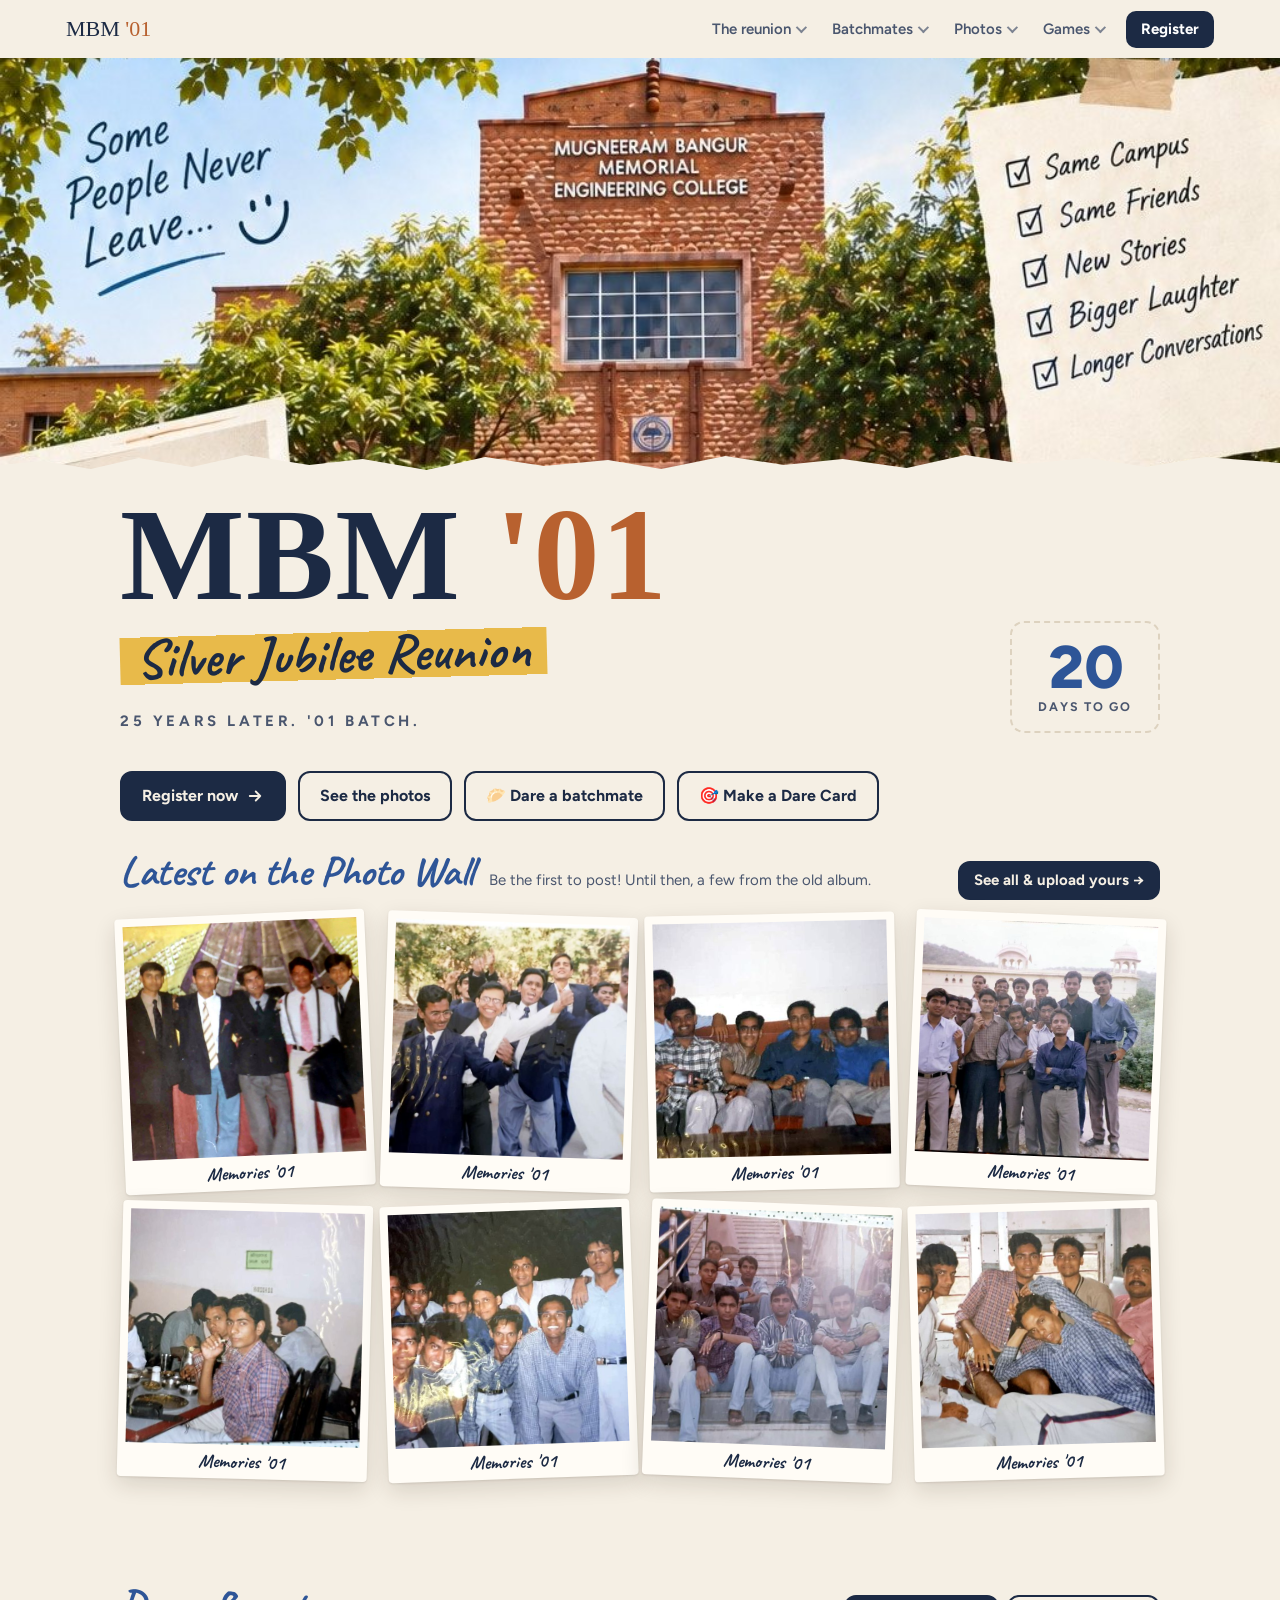
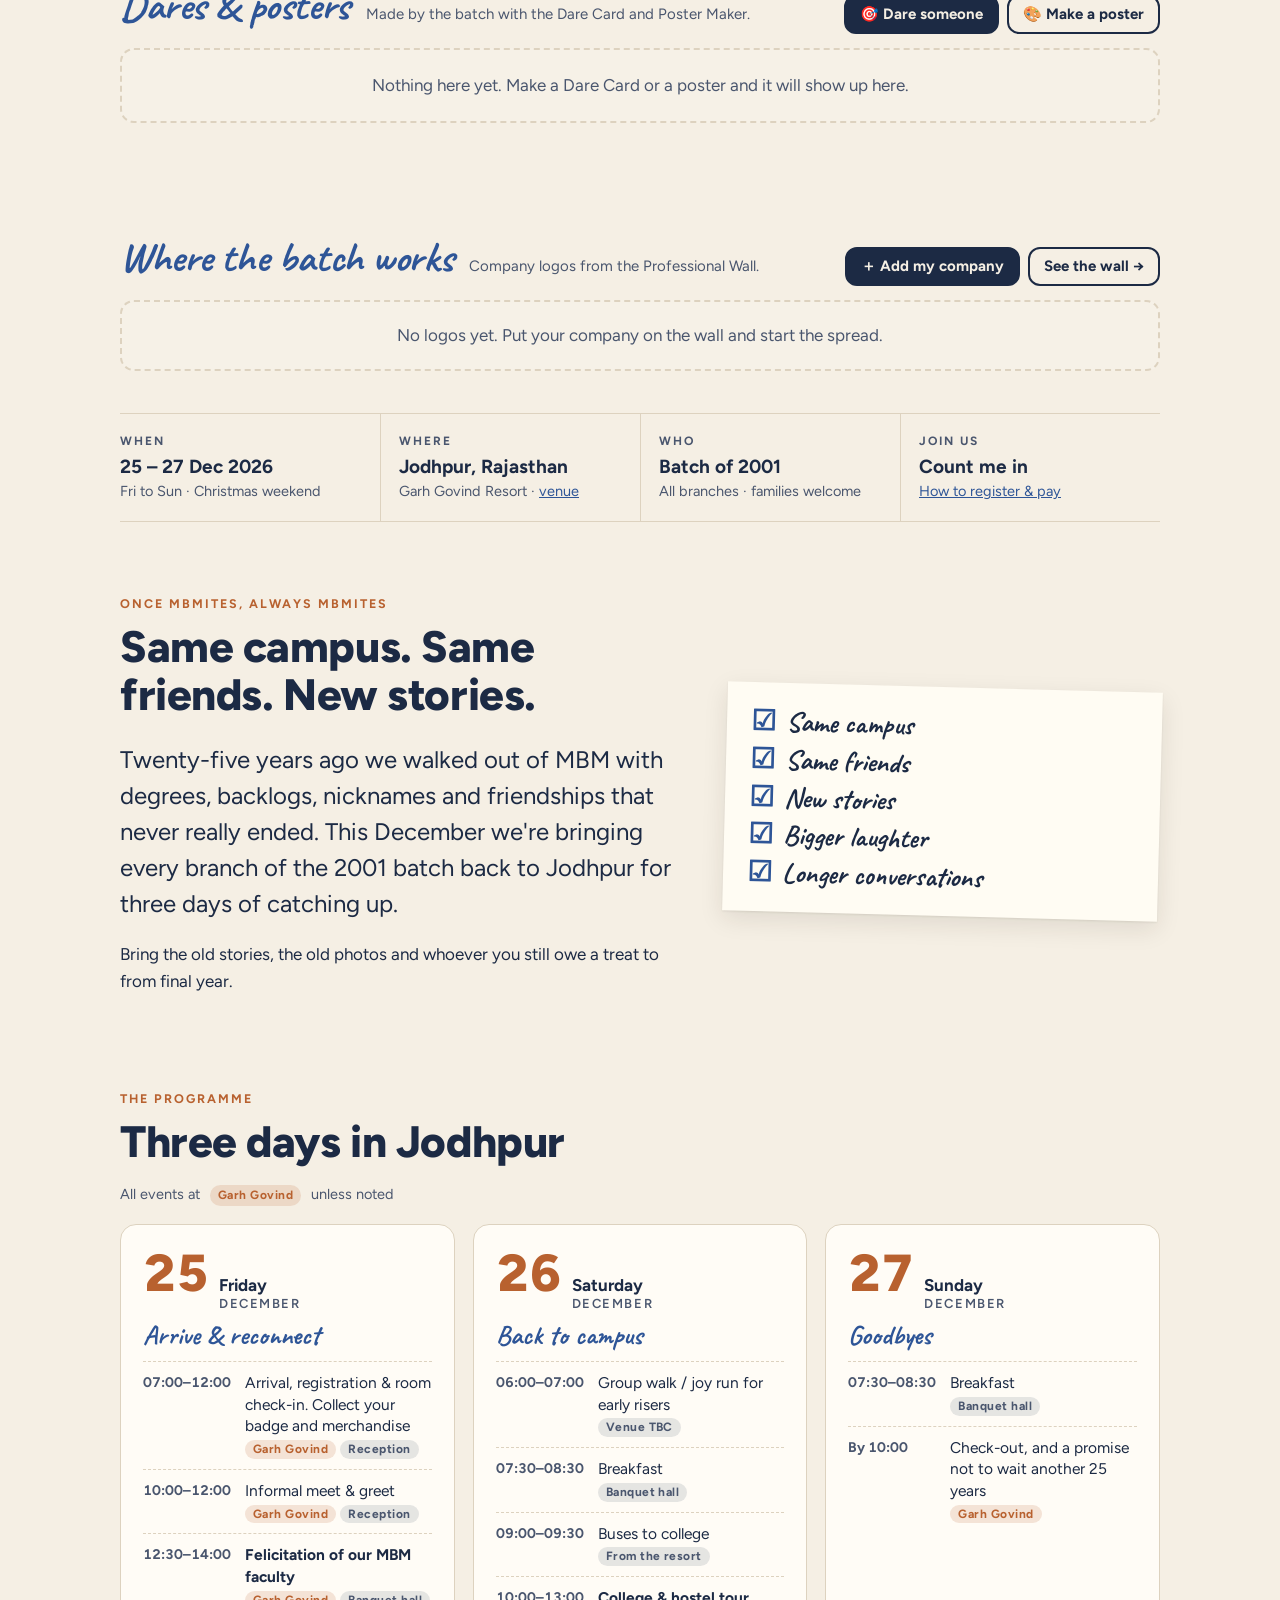
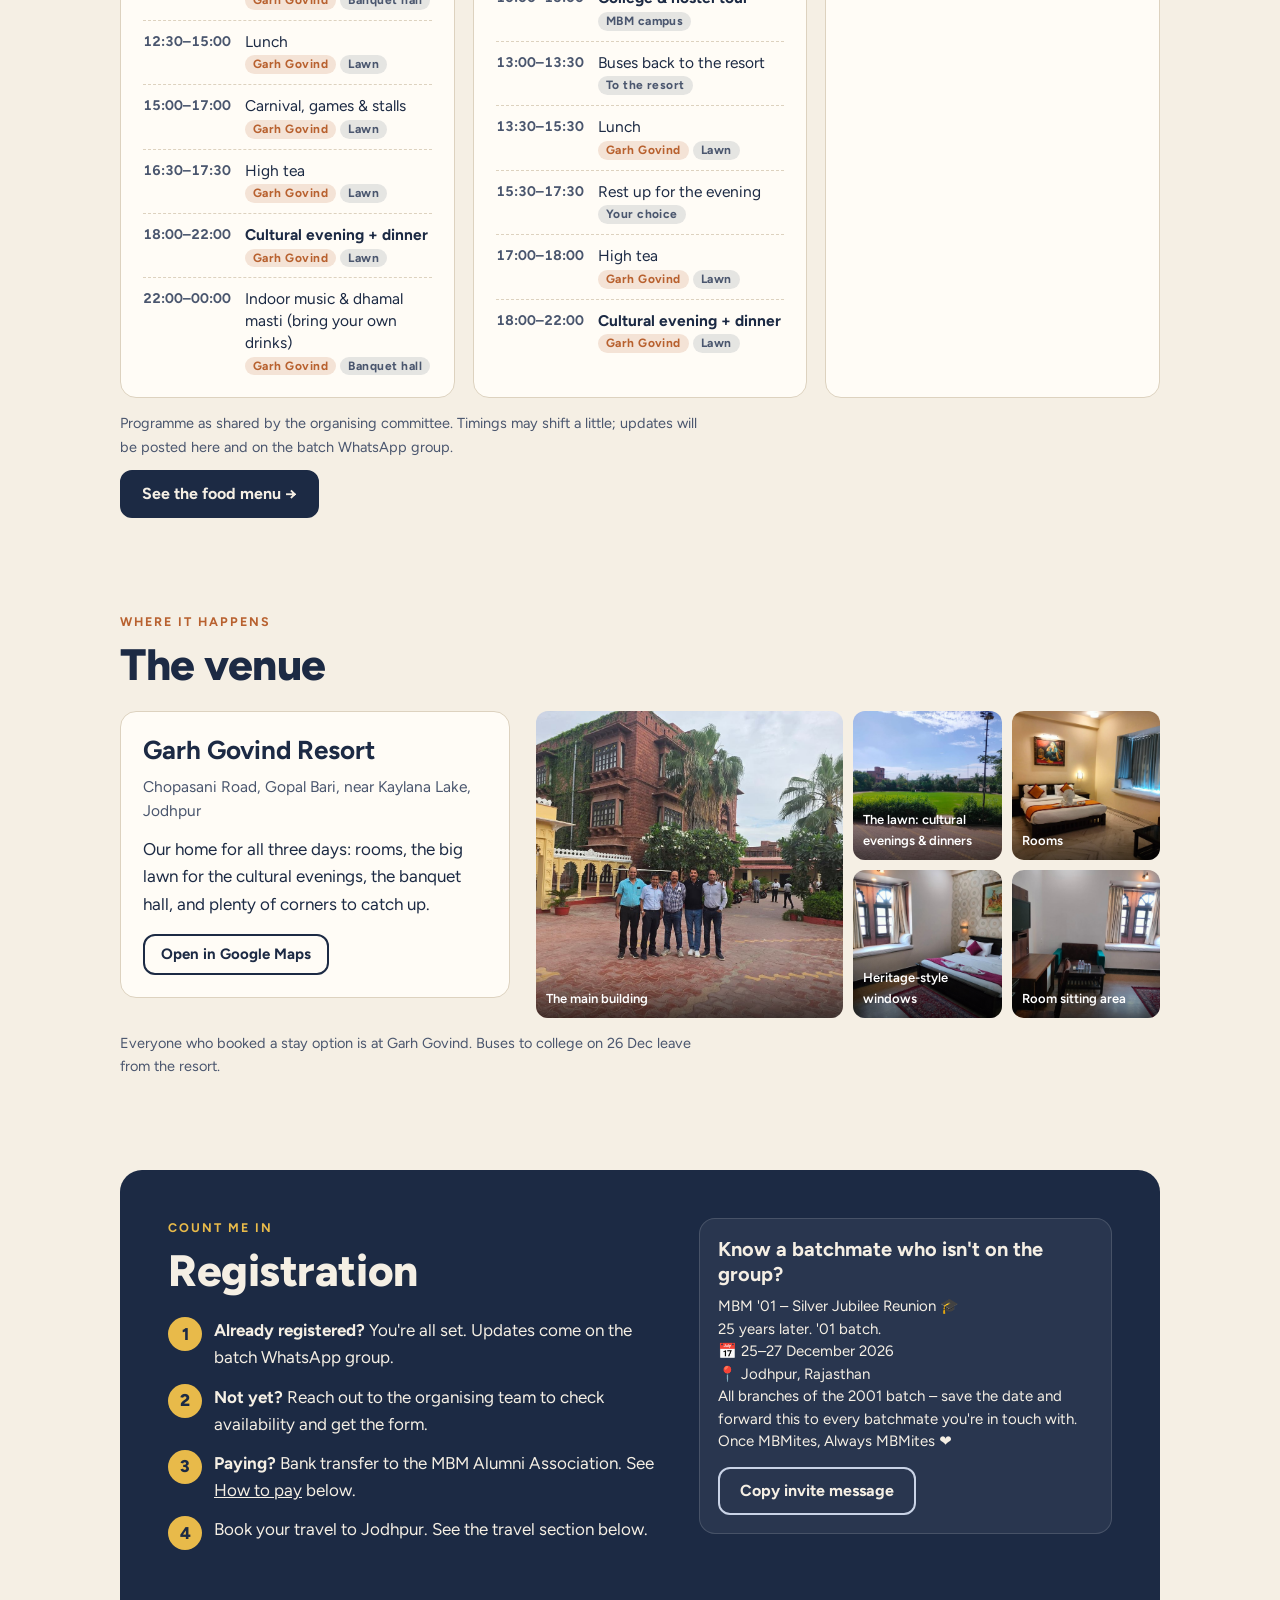
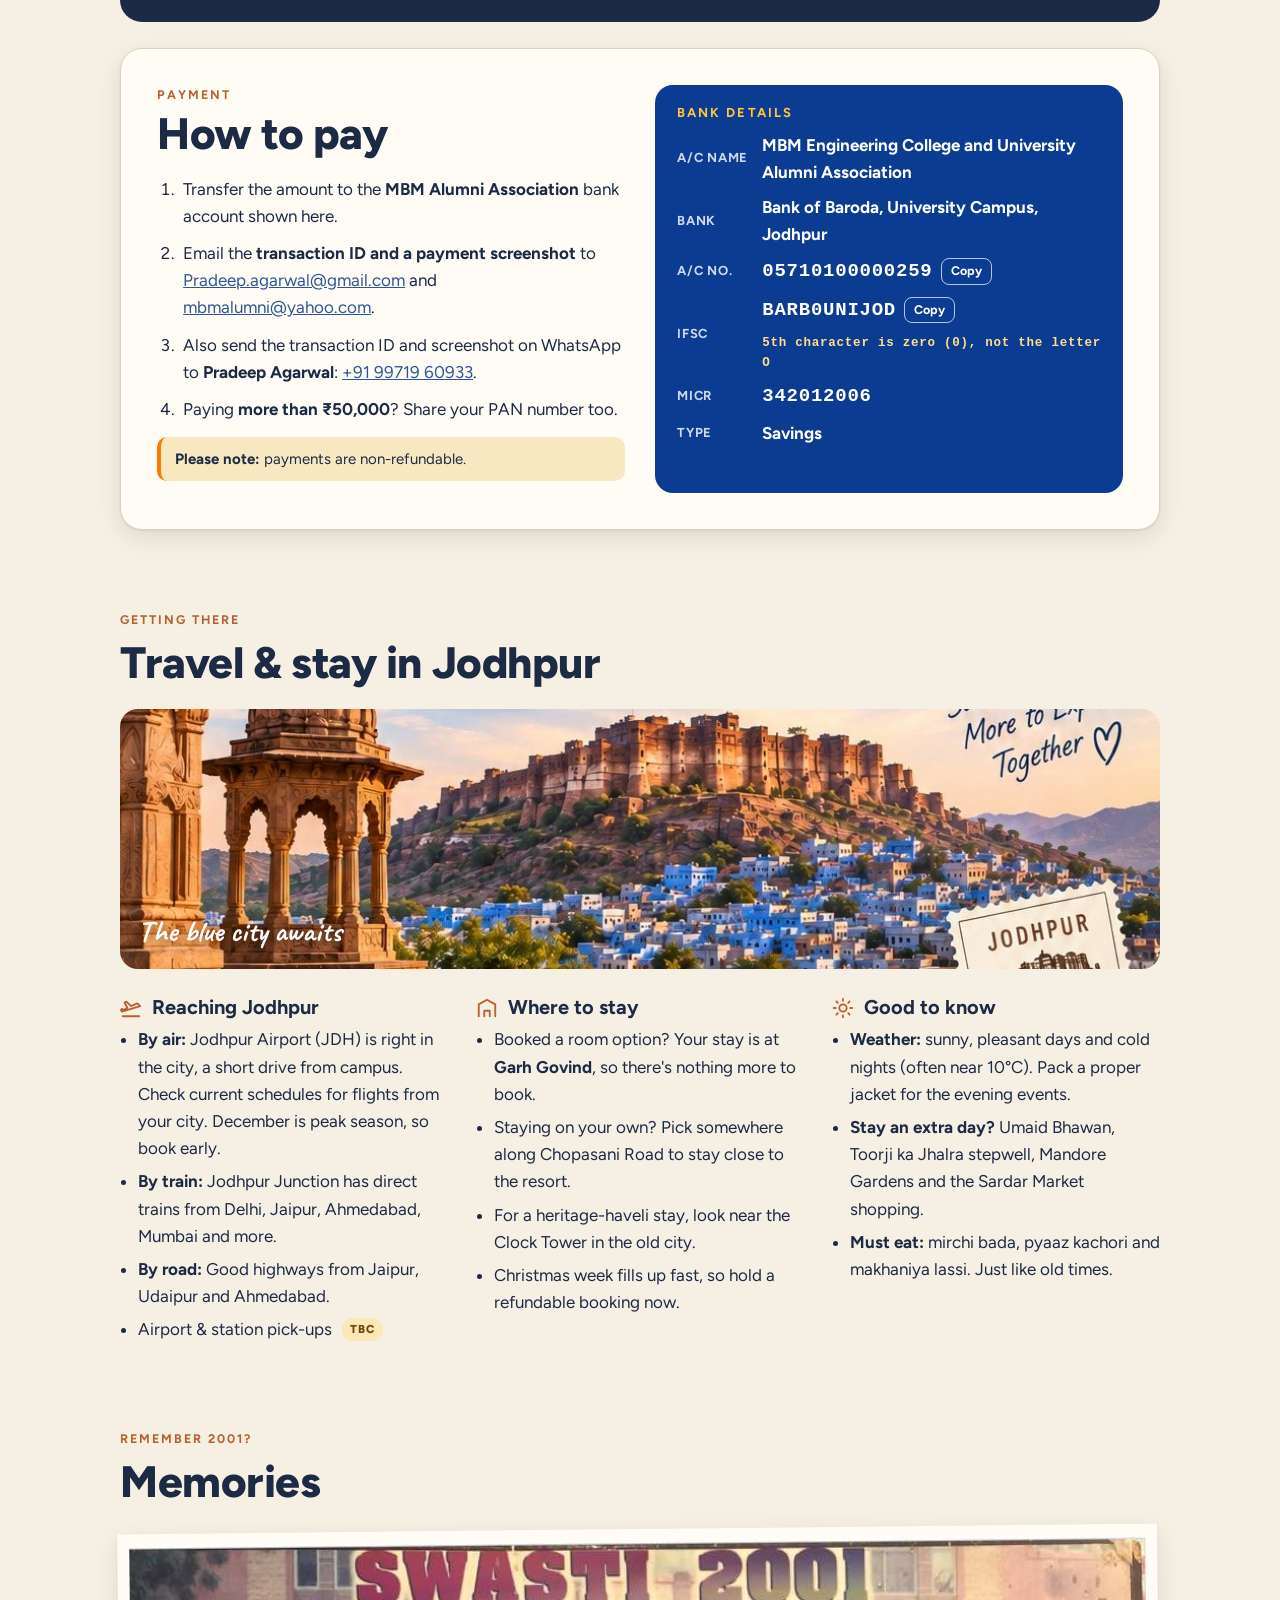
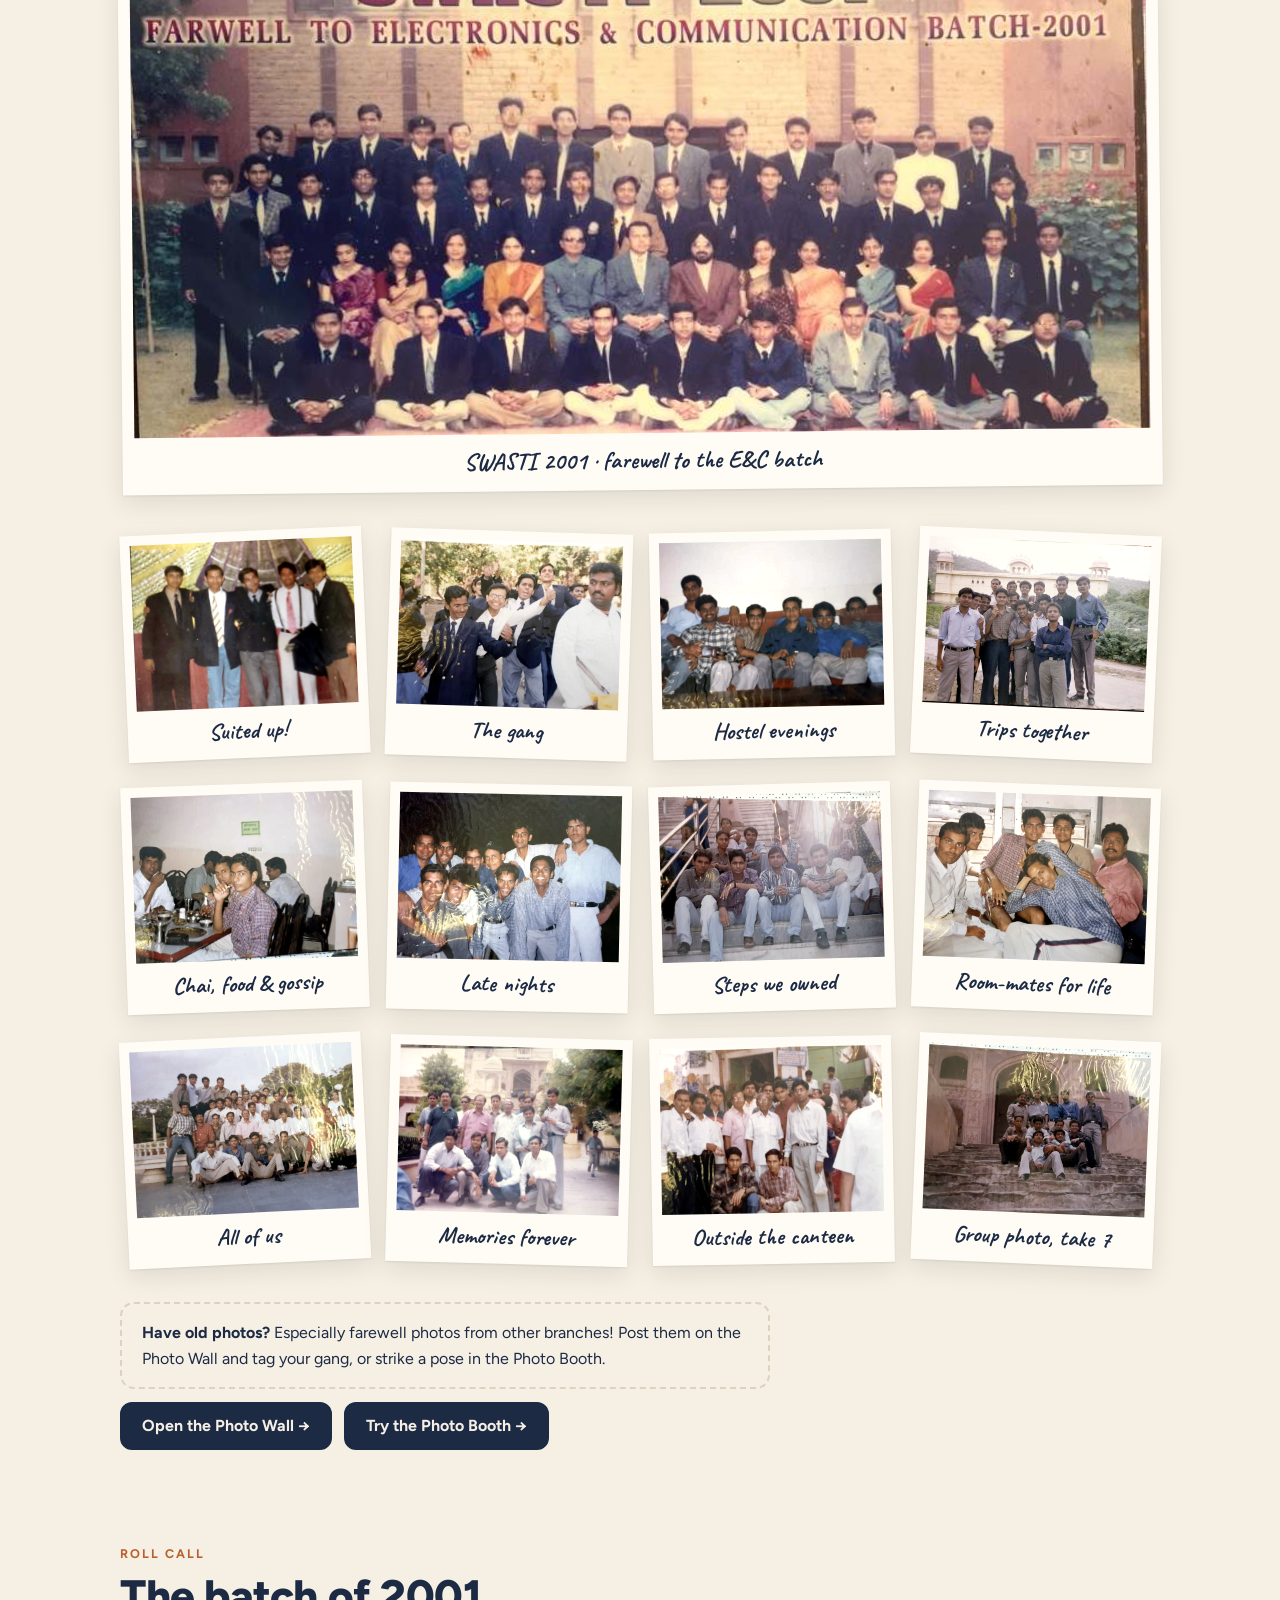
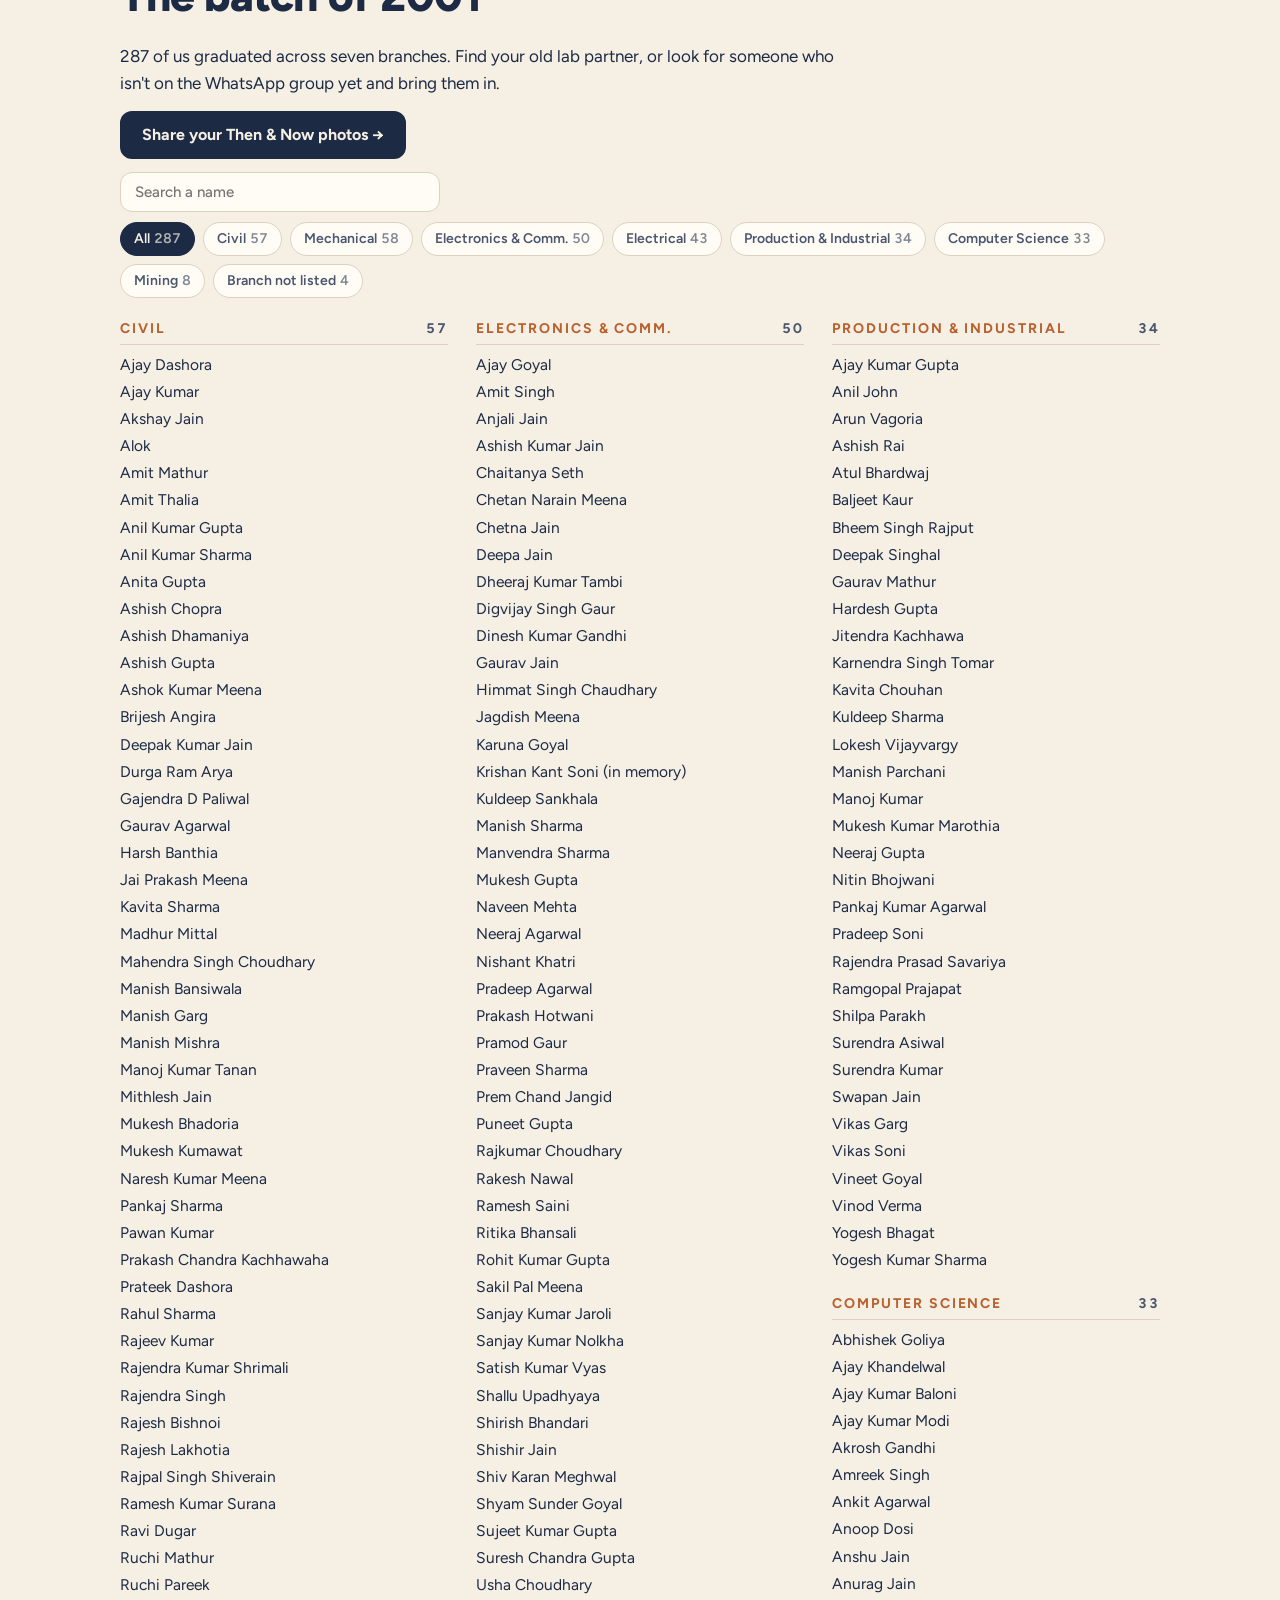
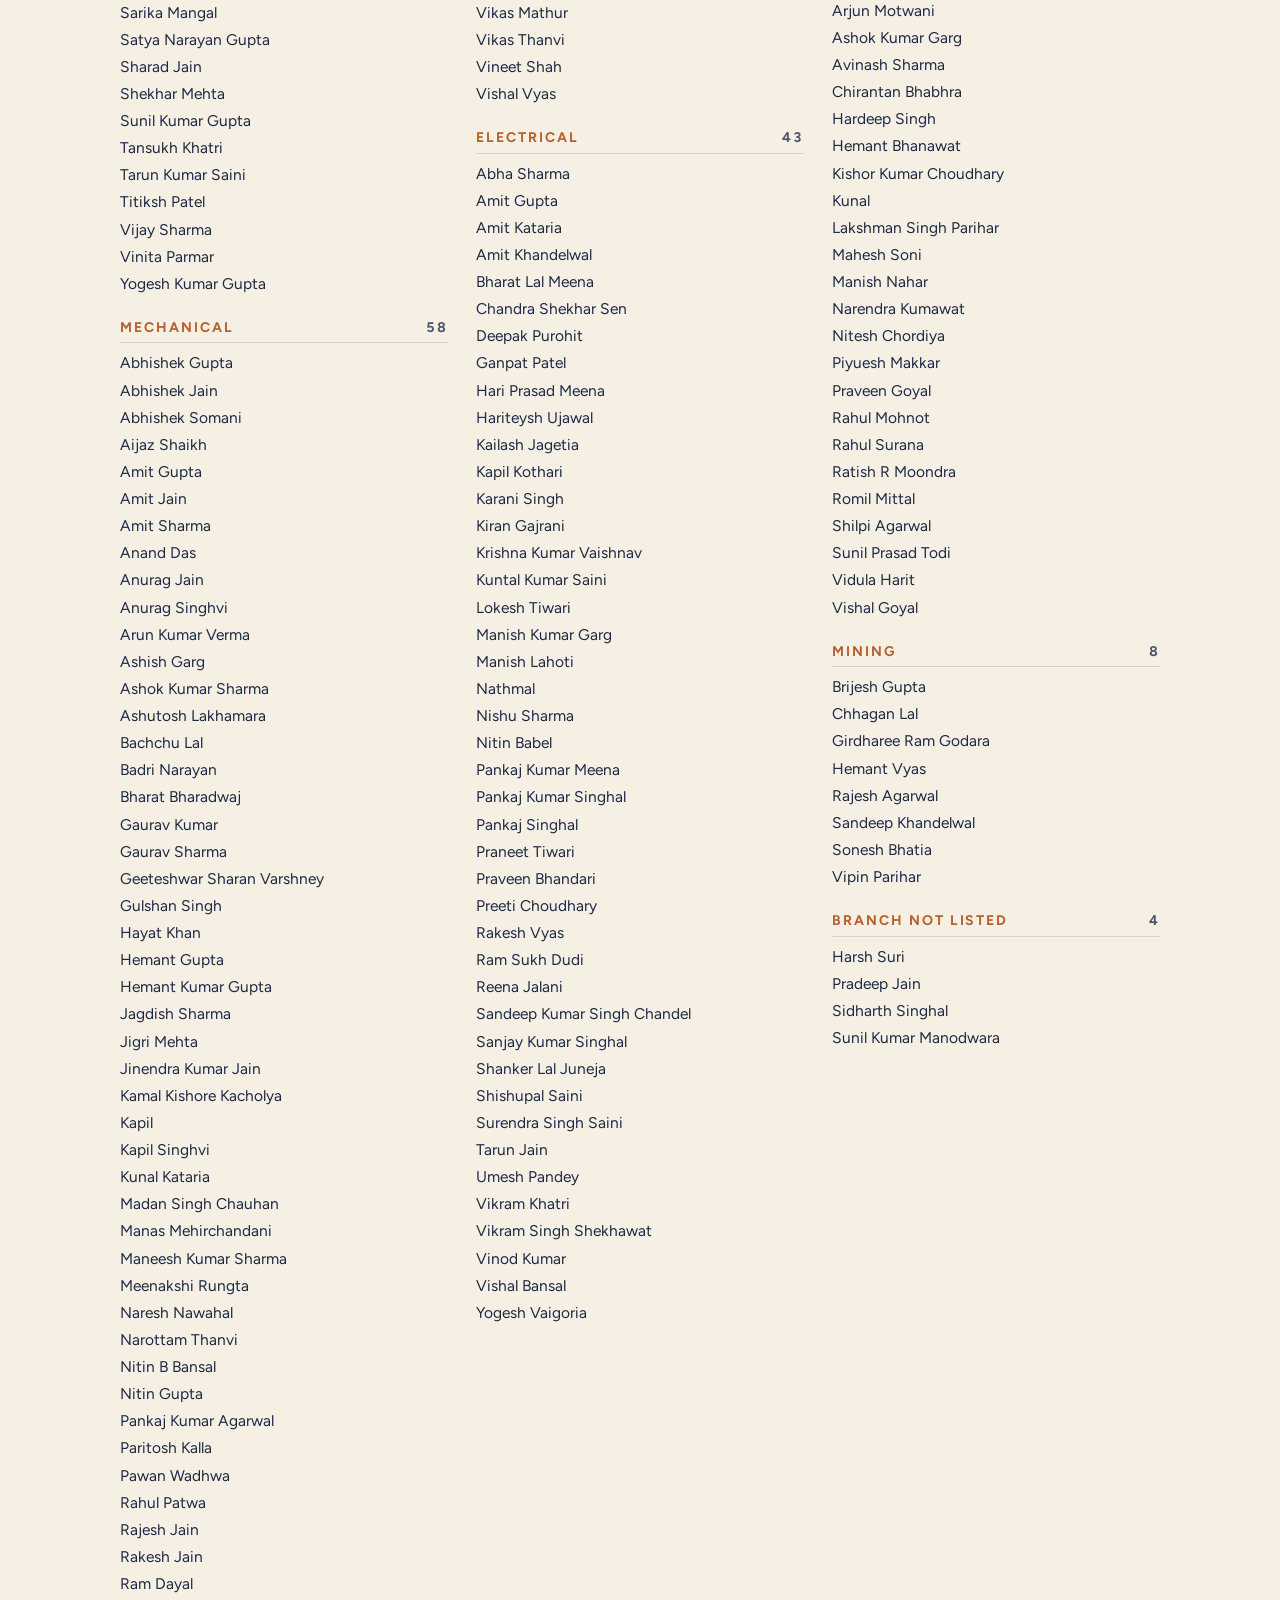
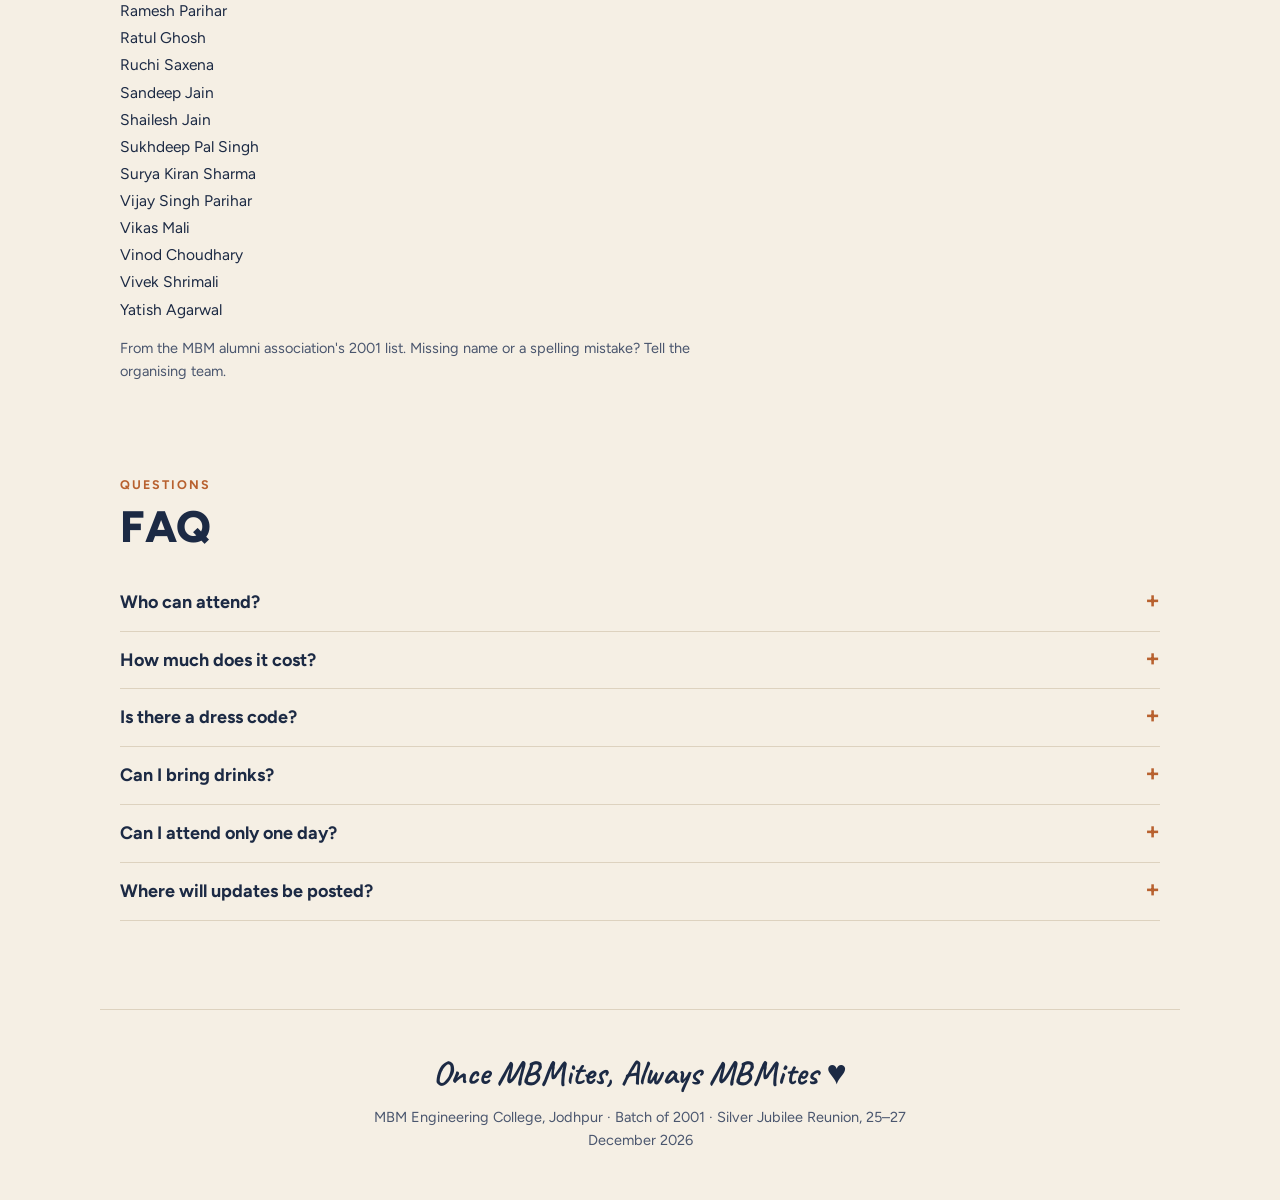
<file: index.html>
<!doctype html><html lang="en"><head><meta charset="utf-8"><meta name="viewport" content="width=device-width,initial-scale=1,viewport-fit=cover"><style>body{margin:0}img{max-width:100%}[hidden]{display:none!important}</style>
<title>MBM '01 Silver Jubilee</title>
<link rel="preconnect" href="https://fonts.googleapis.com">
<link rel="preconnect" href="https://fonts.gstatic.com" crossorigin>
<link rel="stylesheet" href="https://fonts.googleapis.com/css2?family=Caveat:wght@500;700&family=Figtree:wght@400;500;600;700;800&family=Permanent+Marker&display=swap">
<style>
:root{
  --ground:#F5EFE4; --paper:#FFFCF6; --ink:#1C2A44; --ink-2:#4A566E; --line:#DDD2BF;
  --sand:#B8612F; --blue:#2E5597; --mustard:#E8BA4A; --mustard-ink:#1C2A44;
  --band:#1C2A44; --band-ink:#F5EFE4; --band-2:#C9D3E6;
  --shadow:0 1px 2px rgba(40,30,15,.08),0 8px 24px rgba(40,30,15,.10);
  --tbc-bg:#FBE7B8; --tbc-ink:#6B4A06;
  --display:"Permanent Marker","Marker Felt","Comic Sans MS",cursive;
  --hand:"Caveat","Segoe Print","Bradley Hand",cursive;
  --body:"Figtree",system-ui,-apple-system,"Segoe UI",Roboto,sans-serif;
}
@media (prefers-color-scheme: dark){
  :root:not([data-theme="light"]){
    color-scheme:dark;
    --ground:#0F1526; --paper:#18203A; --ink:#F1E9DA; --ink-2:#B5BCCB; --line:#2C3656;
    --sand:#E08E5B; --blue:#86A8E6; --mustard:#E4B862; --mustard-ink:#1C2A44;
    --band:#0A0F1C; --band-ink:#F1E9DA; --band-2:#9DAACB;
    --shadow:0 1px 2px rgba(0,0,0,.4),0 10px 30px rgba(0,0,0,.45);
    --tbc-bg:#3A3016; --tbc-ink:#F1CF7C;
  }
}
:root[data-theme="dark"]{
  color-scheme:dark;
  --ground:#0F1526; --paper:#18203A; --ink:#F1E9DA; --ink-2:#B5BCCB; --line:#2C3656;
  --sand:#E08E5B; --blue:#86A8E6; --mustard:#E4B862; --mustard-ink:#1C2A44;
  --band:#0A0F1C; --band-ink:#F1E9DA; --band-2:#9DAACB;
  --shadow:0 1px 2px rgba(0,0,0,.4),0 10px 30px rgba(0,0,0,.45);
  --tbc-bg:#3A3016; --tbc-ink:#F1CF7C;
}
*{box-sizing:border-box}
html{scroll-behavior:smooth}
@media (prefers-reduced-motion:reduce){html{scroll-behavior:auto}*{transition:none!important;animation:none!important}}
body{background:var(--ground);color:var(--ink);font-family:var(--body);font-size:17px;line-height:1.6;-webkit-font-smoothing:antialiased}
a{color:var(--blue)}
:focus-visible{outline:3px solid var(--mustard);outline-offset:2px;border-radius:4px}
.wrap{max-width:1080px;margin-inline:auto;padding-inline:20px}
.label{font-size:12.5px;font-weight:700;letter-spacing:.16em;text-transform:uppercase;color:var(--sand)}
h2{font-size:clamp(30px,5vw,44px);line-height:1.1;margin:.2em 0 .5em;font-weight:800;letter-spacing:-.01em;text-wrap:balance}
h3{font-size:20px;margin:0 0 .3em;line-height:1.25}
p{margin:0 0 .8em;max-width:65ch}
.hand{font-family:var(--hand);font-weight:700}
.tbc{display:inline-block;font-size:11.5px;font-weight:800;letter-spacing:.1em;padding:2px 8px;border-radius:999px;background:var(--tbc-bg);color:var(--tbc-ink);vertical-align:2px;margin-left:6px;white-space:nowrap}

/* nav */
nav.top{position:sticky;top:env(safe-area-inset-top,0px);z-index:20;background:color-mix(in srgb,var(--ground) 88%,transparent);backdrop-filter:blur(10px);-webkit-backdrop-filter:blur(10px);border-bottom:1px solid var(--line)}
nav.top .wrap{display:flex;align-items:center;gap:18px;height:56px}
nav.top .brand{font-family:var(--display);font-size:22px;color:var(--ink);text-decoration:none;white-space:nowrap}
nav.top .brand b{color:var(--sand);font-weight:400}
nav.top ul{display:flex;gap:4px;list-style:none;margin:0 0 0 auto;padding:0;overflow-x:auto;scrollbar-width:none}
nav.top ul::-webkit-scrollbar{display:none}
nav.top li a{display:block;padding:6px 10px;border-radius:8px;color:var(--ink-2);text-decoration:none;font-weight:600;font-size:14.5px;white-space:nowrap}
nav.top li a:hover{color:var(--ink);background:var(--paper)}
nav.top li a.cta{background:var(--ink);color:var(--ground)}
@media (max-width:640px){nav.top li:not(.keep){display:none}}

/* hero */
.hero{position:relative}
.hero-img{position:relative;height:clamp(240px,42vw,430px);background:url(img/campus.jpg) center 30%/cover no-repeat}
.hero-img::after{content:"";position:absolute;inset:auto 0 -1px 0;height:46px;background:var(--ground);
  -webkit-mask:url("data:image/svg+xml,%3Csvg xmlns='http://www.w3.org/2000/svg' viewBox='0 0 1200 46' preserveAspectRatio='none'%3E%3Cpath d='M0 22 L40 18 L85 26 L130 15 L180 24 L230 12 L290 22 L340 16 L400 27 L455 14 L510 23 L570 17 L620 26 L680 13 L735 22 L790 16 L850 25 L905 12 L960 21 L1020 15 L1075 24 L1130 14 L1200 20 L1200 46 L0 46Z' fill='black'/%3E%3C/svg%3E") center/100% 100%;
  mask:url("data:image/svg+xml,%3Csvg xmlns='http://www.w3.org/2000/svg' viewBox='0 0 1200 46' preserveAspectRatio='none'%3E%3Cpath d='M0 22 L40 18 L85 26 L130 15 L180 24 L230 12 L290 22 L340 16 L400 27 L455 14 L510 23 L570 17 L620 26 L680 13 L735 22 L790 16 L850 25 L905 12 L960 21 L1020 15 L1075 24 L1130 14 L1200 20 L1200 46 L0 46Z' fill='black'/%3E%3C/svg%3E") center/100% 100%}
.hero-note{position:absolute;right:max(20px,calc((100% - 1040px)/2));top:22px;background:#FFFCF3;color:#1C2A44;padding:12px 16px 10px;transform:rotate(3deg);box-shadow:var(--shadow);font-family:var(--hand);font-size:24px;line-height:1.05;font-weight:700;max-width:200px}
.hero-note::before{content:"";position:absolute;top:-10px;left:50%;width:70px;height:20px;transform:translateX(-50%) rotate(-4deg);background:rgba(232,186,74,.75)}
@media (max-width:560px){.hero-note{display:none}}
.lockup{display:grid;grid-template-columns:1fr auto;gap:28px 40px;align-items:end;padding-block:8px 34px}
.logo{font-family:var(--display);font-size:clamp(64px,13vw,132px);line-height:.9;margin:0;color:var(--ink);letter-spacing:.01em}
.logo span{color:var(--sand)}
.reunion{display:inline-block;font-family:var(--hand);font-weight:700;font-size:clamp(34px,6vw,54px);line-height:1;margin-top:10px;padding:2px 16px 6px;color:var(--mustard-ink);
  background:linear-gradient(transparent 12%,var(--mustard) 12%,var(--mustard) 88%,transparent 88%);transform:rotate(-1.5deg)}
.tag{font-size:15px;font-weight:700;letter-spacing:.24em;text-transform:uppercase;margin:22px 0 0;color:var(--ink-2)}
.count{justify-self:end;text-align:center;border:2px dashed var(--line);border-radius:14px;padding:14px 20px;min-width:150px}
.count .n{font-size:60px;font-weight:800;line-height:1;font-variant-numeric:tabular-nums;color:var(--blue)}
.count .u{font-size:12.5px;letter-spacing:.14em;text-transform:uppercase;font-weight:700;color:var(--ink-2)}
@media (max-width:720px){.lockup{grid-template-columns:1fr}.count{justify-self:start;display:flex;align-items:baseline;gap:10px;padding:10px 16px}.count .n{font-size:40px}}
.actions{display:flex;flex-wrap:wrap;gap:12px;margin-top:4px}
.btn{display:inline-flex;align-items:center;gap:8px;font:700 16px/1 var(--body);padding:14px 20px;border-radius:12px;border:2px solid var(--ink);background:var(--ink);color:var(--ground);text-decoration:none;cursor:pointer}
.btn.ghost{background:transparent;color:var(--ink)}
.btn:hover{transform:translateY(-1px)}
.btn svg{width:18px;height:18px}

/* facts */
.facts{display:grid;grid-template-columns:repeat(4,1fr);border-block:1px solid var(--line);margin-block:34px 0}
.fact{padding:18px 18px 18px 0}
.fact+.fact{padding-left:18px;border-left:1px solid var(--line)}
.fact .k{font-size:12px;font-weight:700;letter-spacing:.16em;text-transform:uppercase;color:var(--ink-2)}
.fact .v{font-size:19px;font-weight:700;line-height:1.3;margin-top:4px}
.fact .s{font-size:14.5px;color:var(--ink-2)}
@media (max-width:820px){.facts{grid-template-columns:1fr 1fr}.fact:nth-child(3){padding-left:0;border-left:0}.fact:nth-child(n+3){border-top:1px solid var(--line)}}
@media (max-width:420px){.facts{grid-template-columns:1fr}.fact,.fact+.fact{padding-left:0;border-left:0}.fact+.fact{border-top:1px solid var(--line)}}

section{padding-block:72px 8px;scroll-margin-top:60px}
.intro{display:grid;grid-template-columns:1.3fr 1fr;gap:40px;align-items:center}
.intro .big{font-size:clamp(20px,2.4vw,24px);line-height:1.5}
.checklist{list-style:none;padding:20px 24px;margin:0;background:#FFFCF3;color:#1C2A44;box-shadow:var(--shadow);transform:rotate(1.5deg);font-family:var(--hand);font-size:28px;font-weight:700;line-height:1.35}
.checklist li::before{content:"\2611";margin-right:10px;color:#2E5597}
@media (max-width:760px){.intro{grid-template-columns:1fr}.checklist{max-width:340px}}

/* schedule */
.days{display:grid;grid-template-columns:repeat(3,1fr);gap:18px}
.day{background:var(--paper);border:1px solid var(--line);border-radius:16px;padding:22px 22px 12px;display:flex;flex-direction:column}
.day .dt{display:flex;align-items:baseline;gap:10px;margin-bottom:4px}
.day .dnum{font-size:52px;font-weight:800;line-height:1;color:var(--sand);font-variant-numeric:tabular-nums}
.day .dw{font-weight:700;line-height:1.2}
.day .dw small{display:block;font-weight:600;color:var(--ink-2);font-size:13px;letter-spacing:.12em;text-transform:uppercase}
.day .theme{font-family:var(--hand);font-size:27px;font-weight:700;color:var(--blue);margin:6px 0 10px;line-height:1.1}
.slots{list-style:none;margin:0;padding:0;border-top:1px dashed var(--line)}
.slots li{display:grid;grid-template-columns:62px 1fr;gap:10px;padding:10px 0;border-bottom:1px dashed var(--line);font-size:15.5px;line-height:1.4}
.slots li:last-child{border-bottom:0}
.slots time{font-weight:700;color:var(--ink-2);font-variant-numeric:tabular-nums;font-size:14px;padding-top:1px}
@media (max-width:860px){.days{grid-template-columns:1fr}}
.note{font-size:14.5px;color:var(--ink-2);margin-top:14px}

/* register */
.register{background:var(--band);color:var(--band-ink);border-radius:22px;padding:clamp(24px,5vw,48px);display:grid;grid-template-columns:1.2fr 1fr;gap:36px}
.register h2{color:var(--band-ink)}
.register .label{color:var(--mustard)}
.register p{color:var(--band-2)}
.steps{list-style:none;counter-reset:s;padding:0;margin:18px 0 24px;display:grid;gap:12px}
.steps li{counter-increment:s;display:grid;grid-template-columns:34px 1fr;gap:12px;align-items:start;color:var(--band-ink)}
.steps li::before{content:counter(s);width:34px;height:34px;border-radius:50%;display:grid;place-items:center;background:var(--mustard);color:#1C2A44;font-weight:800}
.register .btn{background:var(--mustard);border-color:var(--mustard);color:#1C2A44}
.register .btn.ghost{background:transparent;color:var(--band-ink);border-color:var(--band-2)}
.card-dark{background:rgba(255,255,255,.06);border:1px solid rgba(255,255,255,.14);border-radius:16px;padding:20px}
.card-dark h3{color:var(--band-ink)}
.card-dark dl{margin:0;display:grid;grid-template-columns:auto 1fr;gap:8px 16px;font-size:15.5px}
.card-dark dt{color:var(--band-2);font-weight:600}
.card-dark dd{margin:0;font-weight:700}
.msg{margin-top:16px;background:rgba(255,255,255,.06);border:1px solid rgba(255,255,255,.14);border-radius:16px;padding:18px}
.msg pre{white-space:pre-wrap;font:15px/1.5 var(--body);margin:8px 0 14px;color:var(--band-ink);max-height:180px;overflow:auto}
.copied{font-weight:700;color:var(--mustard);margin-left:10px}
@media (max-width:820px){.register{grid-template-columns:1fr}}

/* travel */
.travel-band{height:clamp(160px,26vw,260px);border-radius:18px;background:url(img/jodhpur.jpg) center 55%/cover;margin-bottom:26px;position:relative;overflow:hidden}
.travel-band span{position:absolute;left:18px;bottom:14px;font-family:var(--hand);font-weight:700;font-size:30px;color:#fff;text-shadow:0 2px 12px rgba(0,0,0,.6)}
.cols{display:grid;grid-template-columns:repeat(3,1fr);gap:28px}
.cols h3{display:flex;align-items:center;gap:10px}
.cols h3 svg{width:22px;height:22px;color:var(--sand);flex:none}
.cols ul{margin:0;padding-left:18px}
.cols li{margin-bottom:6px}
@media (max-width:860px){.cols{grid-template-columns:1fr}}

/* memories */
.video-row{display:grid;grid-template-columns:minmax(0,340px) 1fr;gap:36px;align-items:center;margin-bottom:40px}
.video-row video{width:100%;aspect-ratio:9/16;border-radius:18px;background:#000;box-shadow:var(--shadow);display:block}
@media (max-width:760px){.video-row{grid-template-columns:1fr}.video-row video{max-width:340px}}
.video-row.wide{grid-template-columns:1fr;gap:18px}
.video-row.wide video{aspect-ratio:16/9;max-width:900px}
.board{display:grid;grid-template-columns:repeat(auto-fill,minmax(230px,1fr));gap:26px 22px;padding:8px 4px}
.pola{margin:0;background:#FFFCF6;padding:10px 10px 0;box-shadow:var(--shadow);transform:rotate(var(--r,0deg));transition:transform .25s ease}
.pola:hover{transform:rotate(0) scale(1.03);z-index:2}
.pola img{width:100%;aspect-ratio:4/3;object-fit:cover;display:block;filter:sepia(.12) saturate(.95)}
.pola figcaption{font-family:var(--hand);font-weight:700;font-size:23px;color:#1C2A44;text-align:center;padding:6px 0 8px}
.ask{margin-top:30px;padding:16px 20px;border:2px dashed var(--line);border-radius:14px;font-size:16px}

/* faq */
.faq details{border-bottom:1px solid var(--line);padding:14px 0}
.faq summary{cursor:pointer;font-weight:700;font-size:18px;list-style:none;display:flex;justify-content:space-between;gap:16px}
.faq summary::-webkit-details-marker{display:none}
.faq summary::after{content:"+";font-size:24px;line-height:1;color:var(--sand);transition:transform .2s}
.faq details[open] summary::after{transform:rotate(45deg)}
.faq details p{margin:10px 0 2px;color:var(--ink-2)}

footer{margin-top:80px;border-top:1px solid var(--line);padding-block:36px 48px;text-align:center}
footer .hand{font-size:34px;color:var(--ink)}
footer p{margin:6px auto 0;color:var(--ink-2);font-size:14.5px}
.venues{display:grid;grid-template-columns:1fr 1fr;gap:20px}
.venue{background:var(--paper);border:1px solid var(--line);border-radius:16px;padding:22px;display:flex;flex-direction:column;gap:6px}
.venue .tagv{font-size:12px;font-weight:700;letter-spacing:.16em;text-transform:uppercase;color:var(--sand)}
.venue h3{font-size:24px;margin:0}
.venue .addr{color:var(--ink-2);font-size:15.5px;margin:0}
.venue .for{font-family:var(--hand);font-weight:700;font-size:24px;color:var(--blue);line-height:1.15;margin:4px 0 8px}
.venue .btn{align-self:flex-start;margin-top:auto;padding:11px 16px;font-size:15px}
@media (max-width:760px){.venues{grid-template-columns:1fr}}
.slots li{grid-template-columns:92px 1fr}
.at{display:inline-block;font-style:normal;font-size:12px;font-weight:700;letter-spacing:.04em;padding:1px 8px;border-radius:999px;margin-top:3px;white-space:nowrap}
.at.gg{background:color-mix(in srgb,var(--sand) 16%,transparent);color:var(--sand)}
.at.hk{background:color-mix(in srgb,var(--blue) 16%,transparent);color:var(--blue)}
.at.ot{background:color-mix(in srgb,var(--ink-2) 14%,transparent);color:var(--ink-2)}
.slots b{font-weight:700}
.legend{display:flex;flex-wrap:wrap;gap:10px;align-items:center;margin:-6px 0 18px;font-size:14.5px;color:var(--ink-2)}
.optbl{width:100%;border-collapse:collapse;margin:14px 0 20px;font-size:15.5px}
.optbl th,.optbl td{text-align:left;padding:9px 10px;border-bottom:1px solid rgba(255,255,255,.14);vertical-align:top}
.optbl th{font-size:12px;letter-spacing:.14em;text-transform:uppercase;color:var(--band-2);font-weight:700}
.optbl td:last-child,.optbl th:last-child{text-align:right;white-space:nowrap;font-variant-numeric:tabular-nums;font-weight:700}
.optbl td:first-child{color:var(--mustard);font-weight:800;width:28px}
.stat{display:flex;gap:26px;flex-wrap:wrap;margin:6px 0 4px}
.stat div{font-size:14px;color:var(--band-2)}
.stat b{display:block;font-size:40px;line-height:1;color:var(--band-ink);font-variant-numeric:tabular-nums}
.feature{margin:0 0 34px;background:#FFFCF6;padding:12px 12px 0;box-shadow:var(--shadow);transform:rotate(-.6deg)}
.feature img{display:block;width:100%;height:auto}
.feature figcaption{font-family:var(--hand);font-weight:700;font-size:24px;color:#1C2A44;text-align:center;padding:8px 0 10px}
.batch-tools{display:flex;flex-wrap:wrap;gap:10px;align-items:center;margin:4px 0 22px}
.chip{font:600 14px/1 var(--body);padding:9px 13px;border-radius:999px;border:1.5px solid var(--line);background:var(--paper);color:var(--ink-2);cursor:pointer}
.chip[aria-pressed="true"]{background:var(--ink);color:var(--ground);border-color:var(--ink)}
.chip span{opacity:.7;margin-left:4px;font-variant-numeric:tabular-nums}
.batch-search{flex:1 1 220px;max-width:320px;font:500 15px var(--body);padding:10px 14px;border-radius:12px;border:1.5px solid var(--line);background:var(--paper);color:var(--ink)}
.bgroups{columns:3 260px;column-gap:28px}
.bgroup{break-inside:avoid;margin:0 0 22px}
.bgroup h3{font-size:14px;letter-spacing:.14em;text-transform:uppercase;color:var(--sand);margin:0 0 6px;display:flex;justify-content:space-between;border-bottom:1px solid var(--line);padding-bottom:6px}
.bgroup h3 span{color:var(--ink-2);font-variant-numeric:tabular-nums}
.bgroup ul{list-style:none;margin:0;padding:0;font-size:15.5px;line-height:1.75}
.bempty{color:var(--ink-2)}
.bgroup li.paid{background:#D9F7E4;color:#0B6B31;font-weight:700;border-radius:7px;padding:0 8px;margin:2px 0 2px -8px;display:table}
.bgroup li.paid::after{content:" ✓";font-weight:800}
.bgroup li.mem{color:var(--ink-2);font-style:italic}
.bgroup li.mem::after{content:" · in memory";font-size:13px}
@media (prefers-color-scheme:dark){:root:not([data-theme="light"]) .bgroup li.paid{background:#0F4D2A;color:#B9F6CA}}
:root[data-theme="dark"] .bgroup li.paid{background:#0F4D2A;color:#B9F6CA}
.blegend{display:flex;flex-wrap:wrap;gap:8px 16px;align-items:center;margin:-8px 0 20px;font-size:14.5px;color:var(--ink-2)}
.blegend .sw{display:inline-block;background:#D9F7E4;color:#0B6B31;font-weight:700;border-radius:7px;padding:1px 8px}
.blegend b{color:var(--ink)}
.mascot-wrap{justify-self:end;display:flex;flex-direction:column;align-items:center;gap:10px;margin-top:-150px;position:relative}
.mascot{width:200px;height:auto;display:block;filter:drop-shadow(0 6px 10px rgba(40,30,15,.18));transform-origin:50% 100%;animation:mama 3.5s ease-in-out infinite}
@keyframes mama{0%,100%{transform:rotate(-2deg)}50%{transform:rotate(2deg)}}
.bubble{position:relative;background:var(--paper);border:2px solid var(--ink);border-radius:16px;padding:8px 14px;font-family:var(--hand);font-weight:700;font-size:22px;line-height:1.1;color:var(--ink);max-width:210px;text-align:center;box-shadow:var(--shadow)}
.bubble::after{content:"";position:absolute;left:50%;bottom:-11px;width:18px;height:18px;background:var(--paper);border-right:2px solid var(--ink);border-bottom:2px solid var(--ink);transform:translateX(-50%) rotate(45deg)}
.mname{font-size:12.5px;letter-spacing:.14em;text-transform:uppercase;font-weight:700;color:var(--sand)}
.mascot-wrap .count{justify-self:auto}
@media (max-width:720px){.mascot-wrap{justify-self:start;margin-top:0;display:grid;grid-template-columns:120px 1fr;grid-template-areas:"m b" "m c" "m n";align-items:center;gap:8px 16px}.mascot{width:120px;grid-area:m}.bubble{grid-area:b;font-size:19px;justify-self:start}.bubble::after{left:-9px;bottom:auto;top:50%;transform:translateY(-50%) rotate(135deg)}.mascot-wrap .count{grid-area:c;justify-self:start}.mname{grid-area:n}}
@media (prefers-reduced-motion:reduce){.mascot{animation:none}}
/* MASCOT HIDDEN FOR NOW: delete the next line to bring Mirchi Mama back */
.mascot-wrap .bubble,.mascot-wrap .mascot,.mascot-wrap .mname{display:none!important}.mascot-wrap{margin-top:0!important;display:block!important}
.gg-wrap{display:grid;grid-template-columns:minmax(0,1fr) minmax(0,1.6fr);gap:26px;align-items:start}
.gg-info{background:var(--paper);border:1px solid var(--line);border-radius:16px;padding:22px;display:flex;flex-direction:column;gap:8px}
.gg-info h3{font-size:26px;margin:0}
.gg-info .addr{color:var(--ink-2);font-size:15.5px;margin:0}
.gg-info .for{margin:4px 0 8px}
.gg-info .btn{align-self:flex-start;padding:11px 16px;font-size:15px}
.gg-gal{display:grid;grid-template-columns:repeat(4,1fr);gap:10px}
.gg-gal figure{margin:0;position:relative;border-radius:12px;overflow:hidden;aspect-ratio:1;background:var(--line)}
.gg-gal figure.g1{grid-column:span 2;grid-row:span 2}
.gg-gal img{width:100%;height:100%;object-fit:cover;display:block}
.gg-gal figcaption{position:absolute;left:0;right:0;bottom:0;padding:18px 10px 8px;font-size:13px;font-weight:600;color:#fff;background:linear-gradient(transparent,rgba(0,0,0,.6))}
@media (max-width:820px){.gg-wrap{grid-template-columns:1fr}.gg-gal{grid-template-columns:repeat(2,1fr)}}
</style>
<link rel="stylesheet" href="theme.css?v=2">
<link rel="manifest" href="manifest.webmanifest"><meta name="theme-color" content="#1C2A44"><meta name="apple-mobile-web-app-capable" content="yes"><meta name="mobile-web-app-capable" content="yes"><meta name="apple-mobile-web-app-status-bar-style" content="black-translucent"><meta name="apple-mobile-web-app-title" content="MBM '01"><link rel="apple-touch-icon" href="apple-touch-icon.png"><link rel="icon" type="image/png" sizes="32x32" href="favicon-32.png">
</head><body>

<nav class="top" aria-label="Sections">
  <div class="wrap">
    <a class="brand" href="#top">MBM <b>'01</b></a>
    <ul>
      <li><a href="#schedule">Schedule</a></li>
      <li><a href="menu.html">Food menu</a></li>
      <li><a href="game.html">Game</a></li>
      <li><a href="dare.html">Dare Card</a></li>
      <li><a href="#venues">Venues</a></li>
      <li><a href="#travel">Travel &amp; stay</a></li>
      <li><a href="#memories">Memories</a></li>
      <li><a href="#batch">Batch</a></li>
      <li><a href="batchmates.html">Then &amp; Now</a></li>
      <li><a href="slam.html">Slam Book</a></li>
      <li><a href="wall.html">Photo Wall</a></li>
      <li><a href="booth.html">Photo Booth</a></li>
      <li><a href="#faq">FAQ</a></li>
      <li class="keep"><a class="cta" href="#register">Register</a></li>
    </ul>
  </div>
</nav>

<header class="hero" id="top">
  <div class="hero-img" role="img" aria-label="Main building of Mugneeram Bangur Memorial Engineering College, Jodhpur">
  </div>
  <div class="wrap">
    <div class="lockup">
      <div>
        <h1 class="logo">MBM <span>'01</span></h1>
        <div class="reunion">Silver Jubilee Reunion</div>
        <p class="tag">25 years later. '01 batch.</p>
      </div>
      <div class="mascot-wrap">
        <div class="bubble">Chai pe milte hain, Jodhpur mein!</div>
        <svg class="mascot" xmlns="http://www.w3.org/2000/svg" viewBox="60 30 480 780" role="img" aria-label="Mirchi Mama, the MBM '01 reunion mascot: a smiling mirchi bada in a leheriya safa with a big moustache, holding a kulhad of chai"> <defs> <radialGradient id="batter" cx="40%" cy="35%" r="75%"> <stop offset="0" stop-color="#F4C66A"/> <stop offset=".55" stop-color="#E0A043"/> <stop offset="1" stop-color="#B8692C"/> </radialGradient> <pattern id="leheriya" width="28" height="28" patternUnits="userSpaceOnUse" patternTransform="rotate(-35)"> <rect width="28" height="28" fill="#C0392B"/> <rect y="0" width="28" height="7" fill="#E8BA4A"/> <rect y="14" width="28" height="5" fill="#E67E22"/> </pattern> <linearGradient id="chilli" x1="0" y1="0" x2="1" y2="1"> <stop offset="0" stop-color="#7BC043"/> <stop offset="1" stop-color="#2E7D32"/> </linearGradient> </defs> <ellipse cx="300" cy="790" rx="150" ry="15" fill="#1C2A44" opacity=".18"/> <path d="M258 680 L 250 752" stroke="#8A4A1C" stroke-width="16" stroke-linecap="round"/> <path d="M340 680 L 350 752" stroke="#8A4A1C" stroke-width="16" stroke-linecap="round"/> <path d="M212 760 Q 214 782 246 784 L 276 784 Q 284 766 266 752 L 228 752 Q 214 752 212 760 Z" fill="#1C2A44" stroke="#0F1A2E" stroke-width="4" stroke-linejoin="round"/> <path d="M388 760 Q 386 782 354 784 L 324 784 Q 316 766 334 752 L 372 752 Q 386 752 388 760 Z" fill="#1C2A44" stroke="#0F1A2E" stroke-width="4" stroke-linejoin="round"/> <path d="M214 762 Q 200 750 210 738" fill="none" stroke="#E8BA4A" stroke-width="5" stroke-linecap="round"/> <path d="M386 762 Q 400 750 390 738" fill="none" stroke="#E8BA4A" stroke-width="5" stroke-linecap="round"/> <path d="M300 170 C 330 168, 352 178, 366 196 C 380 204, 392 222, 392 240 C 404 256, 408 280, 402 300 C 414 320, 416 348, 408 370 C 418 392, 418 420, 410 442 C 420 466, 418 494, 408 516 C 414 540, 410 566, 396 586 C 398 612, 384 636, 364 650 C 352 672, 326 688, 300 690 C 274 688, 248 672, 236 650 C 216 636, 202 612, 204 586 C 190 566, 186 540, 192 516 C 182 494, 180 466, 190 442 C 182 420, 182 392, 192 370 C 184 348, 186 320, 198 300 C 192 280, 196 256, 208 240 C 208 222, 220 204, 234 196 C 248 178, 270 168, 300 170 Z" fill="url(#batter)" stroke="#8A4A1C" stroke-width="6" stroke-linejoin="round"/> <g fill="#9C5A22" opacity=".55"> <circle cx="232" cy="560" r="4"/><circle cx="252" cy="600" r="3"/><circle cx="370" cy="560" r="4"/><circle cx="352" cy="610" r="3"/> <circle cx="224" cy="470" r="3"/><circle cx="382" cy="480" r="3"/><circle cx="300" cy="640" r="4"/><circle cx="274" cy="660" r="3"/> <circle cx="330" cy="655" r="3"/><circle cx="214" cy="520" r="3"/><circle cx="392" cy="530" r="3"/> </g> <g fill="#FBE3A6" opacity=".7"> <circle cx="248" cy="530" r="3"/><circle cx="360" cy="590" r="2.5"/><circle cx="238" cy="620" r="2.5"/><circle cx="376" cy="450" r="2.5"/> </g> <path d="M372 612 C 382 600, 392 606, 388 620 C 384 634, 368 640, 362 630 C 358 624, 364 618, 372 612 Z" fill="url(#chilli)" stroke="#8A4A1C" stroke-width="4" stroke-linejoin="round"/> <path d="M206 420 L 394 560 L 386 594 L 198 454 Z" fill="#1C2A44" stroke="#0F1A2E" stroke-width="4" stroke-linejoin="round"/> <text x="0" y="0" transform="translate(300 512) rotate(36.7)" text-anchor="middle" font-family="Arial Black, Arial, sans-serif" font-weight="900" font-size="22" fill="#E8BA4A" letter-spacing="2">MBM '01</text> <path d="M200 470 Q 150 470 140 520" fill="none" stroke="#8A4A1C" stroke-width="16" stroke-linecap="round"/> <path d="M112 506 L 168 506 L 160 560 Q 140 568 120 560 Z" fill="#B8612F" stroke="#5C2E14" stroke-width="4" stroke-linejoin="round"/> <path d="M112 506 L 168 506" stroke="#7E3D17" stroke-width="7" stroke-linecap="round"/> <ellipse cx="140" cy="506" rx="26" ry="5" fill="#C9954F"/> <path d="M128 492 Q 118 478 130 466 Q 140 454 132 440 M 150 492 Q 142 476 154 464 Q 164 452 156 438" fill="none" stroke="#9AA3B1" stroke-width="4" stroke-linecap="round" opacity=".8"/> <circle cx="150" cy="528" r="14" fill="#E0A043" stroke="#8A4A1C" stroke-width="4"/> <path d="M402 460 Q 452 446 462 404" fill="none" stroke="#8A4A1C" stroke-width="16" stroke-linecap="round"/> <g fill="#E0A043" stroke="#8A4A1C" stroke-width="4" stroke-linejoin="round"> <ellipse cx="444" cy="366" rx="8" ry="17" transform="rotate(-28 444 366)"/> <ellipse cx="458" cy="358" rx="8" ry="19" transform="rotate(-10 458 358)"/> <ellipse cx="474" cy="358" rx="8" ry="19" transform="rotate(8 474 358)"/> <ellipse cx="488" cy="366" rx="7.5" ry="16" transform="rotate(26 488 366)"/> <ellipse cx="438" cy="396" rx="7.5" ry="14" transform="rotate(-62 438 396)"/> <circle cx="464" cy="390" r="22"/> </g> <path d="M500 330 Q 514 346 508 364 M 510 316 Q 530 340 522 370" fill="none" stroke="#E8BA4A" stroke-width="5" stroke-linecap="round"/> <path d="M236 272 Q 256 256 282 266" fill="none" stroke="#3B2410" stroke-width="9" stroke-linecap="round"/> <path d="M318 266 Q 344 256 364 272" fill="none" stroke="#3B2410" stroke-width="9" stroke-linecap="round"/> <ellipse cx="262" cy="298" rx="17" ry="20" fill="#FFFFFF" stroke="#3B2410" stroke-width="4"/> <ellipse cx="338" cy="298" rx="17" ry="20" fill="#FFFFFF" stroke="#3B2410" stroke-width="4"/> <circle cx="266" cy="302" r="9" fill="#2A1A0C"/><circle cx="334" cy="302" r="9" fill="#2A1A0C"/> <circle cx="269" cy="298" r="3" fill="#FFFFFF"/><circle cx="337" cy="298" r="3" fill="#FFFFFF"/> <path d="M300 306 Q 316 330 298 338" fill="none" stroke="#8A4A1C" stroke-width="5" stroke-linecap="round"/> <path d="M252 368 Q 300 420 348 368 Q 300 388 252 368 Z" fill="#7A2E1A" stroke="#3B2410" stroke-width="4" stroke-linejoin="round"/> <path d="M268 376 Q 300 390 332 376 L 328 384 Q 300 396 272 384 Z" fill="#FFFFFF"/> <ellipse cx="226" cy="340" rx="15" ry="9" fill="#E0633A" opacity=".45"/> <ellipse cx="374" cy="340" rx="15" ry="9" fill="#E0633A" opacity=".45"/> <path d="M300 344 C 280 334, 250 336, 232 350 C 214 364, 196 360, 190 344 C 186 332, 196 322, 206 328 C 198 336, 204 346, 214 342 C 232 334, 262 324, 300 336 C 338 324, 368 334, 386 342 C 396 346, 402 336, 394 328 C 404 322, 414 332, 410 344 C 404 360, 386 364, 368 350 C 350 336, 320 334, 300 344 Z" fill="#2A1A0C" stroke="#2A1A0C" stroke-width="2" stroke-linejoin="round"/> <g stroke="#5C2E14" stroke-width="4" stroke-linejoin="round"> <path d="M220 214 C 180 250, 172 330, 184 400 L 206 396 C 198 330, 206 266, 240 228 Z" fill="url(#leheriya)"/> <path d="M184 400 L 180 414 L 202 410 L 206 396 Z" fill="#E8BA4A"/> <path d="M206 226 C 190 170, 228 118, 300 114 C 372 110, 414 160, 398 226 C 360 244, 244 244, 206 226 Z" fill="url(#leheriya)"/> <path d="M212 204 C 250 180, 334 172, 396 190" fill="none" stroke-width="3"/> <path d="M222 170 C 260 146, 330 140, 384 156" fill="none" stroke-width="3"/> <path d="M206 224 C 264 242, 344 240, 398 224" fill="none" stroke="#E8BA4A" stroke-width="8"/> <path d="M296 120 C 290 92, 300 66, 322 58 C 330 56, 336 62, 332 68 C 316 76, 310 96, 312 120 Z" fill="url(#chilli)" stroke="#1E5A22"/> <path d="M318 62 C 328 48, 346 46, 352 54" fill="none" stroke="#1E5A22" stroke-width="6" stroke-linecap="round"/> <circle cx="300" cy="150" r="12" fill="#E8BA4A" stroke="#5C2E14"/> <circle cx="300" cy="150" r="5" fill="#1C2A44" stroke="none"/> </g>
</svg>

        <div class="count" aria-live="polite">
          <div class="n" id="days">93</div>
          <div class="u" id="daysLabel">days to go</div>
        </div>
        <div class="mname">Mirchi Mama · our mascot</div>
      </div>
    </div>
    <div class="actions">
      <a class="btn" href="#register">Register now
        <svg viewBox="0 0 24 24" fill="none" stroke="currentColor" stroke-width="2.4" stroke-linecap="round" stroke-linejoin="round" aria-hidden="true"><path d="M5 12h14M13 6l6 6-6 6"/></svg></a>
      <a class="btn ghost" href="#photos">See the photos</a>
      <a class="btn ghost" href="game.html">🥟 Dare a batchmate</a>
      <a class="btn ghost" href="dare.html">🎯 Make a Dare Card</a>
    </div>
    <section class="hwall" id="photos" aria-labelledby="hwallT">
      <style>
      .hwall{margin:30px 0 0;padding:0}
      .hwall .hd{display:flex;flex-wrap:wrap;align-items:baseline;gap:8px 16px;margin-bottom:14px}
      .hwall h2{margin:0;font-family:var(--hand);font-weight:700;font-size:clamp(30px,5vw,42px);color:var(--blue);line-height:1}
      .hwall .hd p{margin:0;color:var(--ink-2);font-size:15px}
      .hwall .hd a.btn{margin-left:auto;padding:10px 14px;font-size:15px}
      .hgrid{display:grid;grid-template-columns:repeat(4,minmax(0,1fr));gap:14px}
      @media (max-width:760px){.hgrid{grid-template-columns:repeat(2,minmax(0,1fr));gap:10px}}
      .hph{display:block;position:relative;background:#FFFCF6;padding:8px 8px 34px;border-radius:4px;box-shadow:0 1px 2px rgba(40,30,15,.1),0 8px 22px rgba(40,30,15,.14);text-decoration:none;color:#1C2A44;transform:rotate(var(--r,0deg));transition:transform .2s}
      .hph:hover{transform:rotate(0) scale(1.03);z-index:2}
      .hph img{display:block;width:100%;aspect-ratio:1;object-fit:cover;background:#E8E1D3}
      .hph span{position:absolute;left:8px;right:8px;bottom:6px;font-family:var(--hand);font-weight:700;font-size:19px;line-height:1.1;white-space:nowrap;overflow:hidden;text-overflow:ellipsis;text-align:center}
      .hph b{position:absolute;top:14px;left:14px;font:700 11px/1 var(--body);letter-spacing:.08em;background:rgba(28,42,68,.85);color:#F5EFE4;padding:4px 7px;border-radius:5px}
      </style>
      <div class="hd">
        <h2 id="hwallT">Latest on the Photo Wall</h2>
        <p id="hwallSub">The newest photos from the batch, updated as they are posted.</p>
        <a class="btn" href="wall.html">See all &amp; upload yours →</a>
      </div>
      <div class="hgrid" id="hgrid"></div>
      <script>
      (function(){
        var API="https://script.google.com/macros/s/AKfycby7EIHjCJ053khkkMHN4-gx1mttPKGnQrIkiNw7YXcTFotYF1it1OUQYgCQzlJSMfd9Ng/exec";
        var g=document.getElementById("hgrid"), N=8, rot=[-2.5,1.8,-1.2,2.4,1.4,-2,2.2,-1.6];
        function th(id){ return "https://drive.google.com/thumbnail?id="+encodeURIComponent(id)+"&sz=w500"; }
        function tile(src, cap, href, badge, k, deg0, auto){
          var a=document.createElement("a"); a.className="hph"; a.href=href; a.style.setProperty("--r", rot[k%rot.length]+"deg");
          var im=document.createElement("img"); im.referrerPolicy="no-referrer"; im.decoding="async"; im.alt=cap||"Batch photo";
          if(auto) im.onload=function(){ var d=(deg0!=null && !isNaN(deg0)) ? deg0 : (im.naturalHeight>im.naturalWidth*1.05 ? 90 : 0); if(d) im.style.transform="rotate("+d+"deg)"; };
          im.src=src; im.onerror=function(){ a.remove(); };
          a.appendChild(im); if(badge){ var b=document.createElement("b"); b.textContent=badge; a.appendChild(b); }
          var s=document.createElement("span"); s.textContent=cap||""; a.appendChild(s); g.appendChild(a);
        }
        function fallback(have){ for(var i=1;i<=12 && g.children.length<N;i++){ tile("img/m"+(i<10?"0":"")+i+".jpg","Memories '01","#memories","",g.children.length); } }
        Promise.all([
          fetch(API+"?action=wall",{cache:"no-store"}).then(function(r){return r.json();}).catch(function(){return {};}),
          fetch(API,{cache:"no-store"}).then(function(r){return r.json();}).catch(function(){return {};})
        ]).then(function(res){
          var items=[];
          (res[0].photos||[]).forEach(function(p){ items.push({ts:p.ts||"", src:th(p.photo), cap:(p.caption? p.caption+" · " : "by ")+String(p.uploader||"").split(" ")[0], wall:1, href:"wall.html#p="+p.id, badge:p.source==="booth"?"BOOTH":"", rot:p.rot, auto:true}); });
          (res[1].entries||[]).forEach(function(e){ var id=e.now||e.then; if(id) items.push({ts:"", src:th(id), cap:e.name, href:"batchmates.html", badge:e.now?"2026":"2001"}); });
          items.forEach(function(it){ var s=String(it.ts||""), m=s.match(/^(\d{4})-(\d{2})-(\d{2})[ T](\d{2}):(\d{2})/); it.tm = m ? Date.UTC(+m[1],+m[2]-1,+m[3],+m[4],+m[5])-19800000 : (Date.parse(s)||0); if(it.wall && !it.badge && Date.now()-it.tm<2592e5) it.badge="NEW"; }); items.sort(function(a,b){ return b.tm-a.tm; });
          items.slice(0,N).forEach(function(it,k){ tile(it.src,it.cap,it.href,it.badge,k,it.rot,it.auto); });
          if(!items.length) document.getElementById("hwallSub").textContent="Be the first to post! Until then, a few from the old album.";
          if(g.children.length<N) fallback();
        });
      })();
      </script>
    </section>

    <div class="facts">
      <div class="fact"><div class="k">When</div><div class="v">25 – 27 Dec 2026</div><div class="s">Fri to Sun · Christmas weekend</div></div>
      <div class="fact"><div class="k">Where</div><div class="v">Jodhpur, Rajasthan</div><div class="s">Garh Govind Resort · <a href="#venues">venue</a></div></div>
      <div class="fact"><div class="k">Who</div><div class="v">Batch of 2001</div><div class="s">All branches · families welcome</div></div>
      <div class="fact"><div class="k">Join us</div><div class="v">Count me in</div><div class="s"><a href="#register">How to register &amp; pay</a></div></div>
    </div>
  </div>
</header>

<main class="wrap">
  <section class="intro" aria-label="About the reunion">
    <div>
      <div class="label">Once MBMites, always MBMites</div>
      <h2>Same campus. Same friends. New stories.</h2>
      <p class="big">Twenty-five years ago we walked out of MBM with degrees, backlogs, nicknames and friendships that never really ended. This December we're bringing every branch of the 2001 batch back to Jodhpur for three days of catching up.</p>
      <p>Bring the old stories, the old photos and whoever you still owe a treat to from final year.</p>
    </div>
    <ul class="checklist" aria-label="What to expect">
      <li>Same campus</li>
      <li>Same friends</li>
      <li>New stories</li>
      <li>Bigger laughter</li>
      <li>Longer conversations</li>
    </ul>
  </section>

  <section id="schedule">
    <div class="label">The programme</div>
    <h2>Three days in Jodhpur</h2>
    <div class="legend">All events at <em class="at gg">Garh Govind</em> unless noted</div>
    <div class="days">
      <article class="day">
        <div class="dt"><div class="dnum">25</div><div class="dw">Friday<small>December</small></div></div>
        <div class="theme">Arrive &amp; reconnect</div>
        <ul class="slots">
          <li><time>07:00–12:00</time><span>Arrival, registration &amp; room check-in. Collect your badge and merchandise<br><em class="at gg">Garh Govind</em> <em class="at ot">Reception</em></span></li>
          <li><time>10:00–12:00</time><span>Informal meet &amp; greet<br><em class="at gg">Garh Govind</em> <em class="at ot">Reception</em></span></li>
          <li><time>12:30–14:00</time><span><b>Felicitation of our MBM faculty</b><br><em class="at gg">Garh Govind</em> <em class="at ot">Banquet hall</em></span></li>
          <li><time>12:30–15:00</time><span>Lunch<br><em class="at gg">Garh Govind</em> <em class="at ot">Lawn</em></span></li>
          <li><time>15:00–17:00</time><span>Carnival, games &amp; stalls<br><em class="at gg">Garh Govind</em> <em class="at ot">Lawn</em></span></li>
          <li><time>16:30–17:30</time><span>High tea<br><em class="at gg">Garh Govind</em> <em class="at ot">Lawn</em></span></li>
          <li><time>18:00–22:00</time><span><b>Cultural evening + dinner</b><br><em class="at gg">Garh Govind</em> <em class="at ot">Lawn</em></span></li>
          <li><time>22:00–00:00</time><span>Indoor music &amp; dhamal masti (bring your own drinks)<br><em class="at gg">Garh Govind</em> <em class="at ot">Banquet hall</em></span></li>
        </ul>
      </article>
      <article class="day">
        <div class="dt"><div class="dnum">26</div><div class="dw">Saturday<small>December</small></div></div>
        <div class="theme">Back to campus</div>
        <ul class="slots">
          <li><time>06:00–07:00</time><span>Group walk / joy run for early risers<br><em class="at ot">Venue TBC</em></span></li>
          <li><time>07:30–08:30</time><span>Breakfast<br><em class="at ot">Banquet hall</em></span></li>
          <li><time>09:00–09:30</time><span>Buses to college<br><em class="at ot">From the resort</em></span></li>
          <li><time>10:00–13:00</time><span><b>College &amp; hostel tour</b><br><em class="at ot">MBM campus</em></span></li>
          <li><time>13:00–13:30</time><span>Buses back to the resort<br><em class="at ot">To the resort</em></span></li>
          <li><time>13:30–15:30</time><span>Lunch<br><em class="at gg">Garh Govind</em> <em class="at ot">Lawn</em></span></li>
          <li><time>15:30–17:30</time><span>Rest up for the evening<br><em class="at ot">Your choice</em></span></li>
          <li><time>17:00–18:00</time><span>High tea<br><em class="at gg">Garh Govind</em> <em class="at ot">Lawn</em></span></li>
          <li><time>18:00–22:00</time><span><b>Cultural evening + dinner</b><br><em class="at gg">Garh Govind</em> <em class="at ot">Lawn</em></span></li>
        </ul>
      </article>
      <article class="day">
        <div class="dt"><div class="dnum">27</div><div class="dw">Sunday<small>December</small></div></div>
        <div class="theme">Goodbyes</div>
        <ul class="slots">
          <li><time>07:30–08:30</time><span>Breakfast<br><em class="at ot">Banquet hall</em></span></li>
          <li><time>By 10:00</time><span>Check-out, and a promise not to wait another 25 years<br><em class="at gg">Garh Govind</em></span></li>
        </ul>
      </article>
    </div>
    <p class="note">Programme as shared by the organising committee. Timings may shift a little; updates will be posted here and on the batch WhatsApp group.</p>
    <p><a class="btn" href="menu.html">See the food menu →</a></p>
  </section>

  <section id="venues">
    <div class="label">Where it happens</div>
    <h2>The venue</h2>
    <div class="gg-wrap">
      <div class="gg-info">
        <h3>Garh Govind Resort</h3>
        <p class="addr">Chopasani Road, Gopal Bari, near Kaylana Lake, Jodhpur</p>
        <p class="for">Our home for all three days: rooms, the big lawn for the cultural evenings, the banquet hall, and plenty of corners to catch up.</p>
        <a class="btn ghost" href="https://www.google.com/maps/place/Garh+Govind/@26.2611909,72.9495742,17z/data=!4m6!3m5!1s0x39418ee3c6957e95:0x5d213a2bedf6ea60!8m2!3d26.2610941!4d72.9497352!16s%2Fg%2F11x9l4fm2" target="_blank" rel="noopener">Open in Google Maps</a>
      </div>
      <div class="gg-gal">
        <figure class="g1"><img src="img/gg-1.jpg" alt="Garh Govind's red sandstone main building, with a few batchmates out front"><figcaption>The main building</figcaption></figure>
        <figure><img src="img/gg-2.jpg" alt="The large lawn at Garh Govind, venue for the cultural evenings"><figcaption>The lawn: cultural evenings &amp; dinners</figcaption></figure>
        <figure><img src="img/gg-3.jpg" alt="A guest room at Garh Govind with a king bed and window seat"><figcaption>Rooms</figcaption></figure>
        <figure><img src="img/gg-4.jpg" alt="A heritage-style room with arched windows and a window seat"><figcaption>Heritage-style windows</figcaption></figure>
        <figure><img src="img/gg-5.jpg" alt="Sitting area inside a room at Garh Govind"><figcaption>Room sitting area</figcaption></figure>
      </div>
    </div>
    <p class="note">Everyone who booked a stay option is at Garh Govind. Buses to college on 26 Dec leave from the resort.</p>
  </section>

  <section id="register">
    <div class="register">
      <div>
        <div class="label">Count me in</div>
        <h2>Registration</h2>
        <ol class="steps">
          <li><span><b>Already registered?</b> You're all set. Updates come on the batch WhatsApp group.</span></li>
          <li><span><b>Not yet?</b> Reach out to the organising team to check availability and get the form.</span></li>
          <li><span><b>Paying?</b> Bank transfer to the MBM Alumni Association. See <a href="#pay" style="color:inherit">How to pay</a> below.</span></li>
          <li><span>Book your travel to Jodhpur. See the travel section below.</span></li>
        </ol>
      </div>
      <div>
        <div class="msg" style="margin-top:0">
          <h3 style="color:var(--band-ink)">Know a batchmate who isn't on the group?</h3>
          <pre id="invite">MBM '01 – Silver Jubilee Reunion 🎓
25 years later. '01 batch.
📅 25–27 December 2026
📍 Jodhpur, Rajasthan
All branches of the 2001 batch – save the date and forward this to every batchmate you're in touch with.
Once MBMites, Always MBMites ❤️</pre>
          <button class="btn ghost" id="copyBtn" type="button">Copy invite message</button><span class="copied" id="copied" hidden>Copied</span>
        </div>
      </div>
    </div>
      <div class="pay" id="pay">
      <style>
      .pay{margin-top:26px;background:var(--paper);border:1px solid var(--line);border-radius:22px;padding:clamp(20px,4vw,36px);display:grid;grid-template-columns:1fr 1fr;gap:30px;box-shadow:var(--shadow)}
      @media (max-width:820px){.pay{grid-template-columns:1fr}}
      .pay h2{margin:.1em 0 .4em}
      .pay ol{margin:0;padding-left:1.3em;display:grid;gap:10px}
      .pay ol li{padding-left:4px}
      .pay .warn{margin-top:14px;background:color-mix(in srgb,var(--mustard) 30%,var(--paper));border-left:4px solid var(--saffron,#FF7A00);border-radius:10px;padding:10px 14px;font-size:15px}
      .bank{background:var(--dots,none),var(--blue-grad,#0B3C91);color:#fff;border-radius:18px;padding:20px 22px;display:grid;gap:4px;align-content:start}
      .bank h3{margin:0 0 6px;font-size:13px;letter-spacing:.16em;text-transform:uppercase;color:#FFC53D}
      .bank dl{margin:0;display:grid;grid-template-columns:auto 1fr;gap:8px 14px;align-items:center}
      .bank dt{font-size:13px;font-weight:700;letter-spacing:.06em;text-transform:uppercase;color:rgba(255,255,255,.8)}
      .bank dd{margin:0;font-weight:700;font-size:17px;display:flex;gap:8px;align-items:center;flex-wrap:wrap;word-break:break-word}
      .bank dd.mono{font-family:ui-monospace,Menlo,Consolas,monospace;font-size:19px;letter-spacing:.04em}
      .bank small{font-weight:600;font-size:12.5px;color:#FFE08A}
      .cp{font:700 12.5px/1 var(--body);padding:6px 9px;border-radius:8px;border:1.5px solid rgba(255,255,255,.7);background:transparent;color:#fff;cursor:pointer}
      .cp.done{background:#FFC53D;border-color:#FFC53D;color:#0A2350}
      </style>
      <div>
        <div class="label">Payment</div>
        <h2>How to pay</h2>
        <ol>
          <li>Transfer the amount to the <b>MBM Alumni Association</b> bank account shown here.</li>
          <li>Email the <b>transaction ID and a payment screenshot</b> to <a href="mailto:Pradeep.agarwal@gmail.com">Pradeep.agarwal@gmail.com</a> and <a href="mailto:mbmalumni@yahoo.com">mbmalumni@yahoo.com</a>.</li>
          <li>Also send the transaction ID and screenshot on WhatsApp to <b>Pradeep Agarwal</b>: <a href="https://wa.me/919971960933">+91 99719 60933</a>.</li>
          <li>Paying <b>more than ₹50,000</b>? Share your PAN number too.</li>
        </ol>
        <p class="warn"><b>Please note:</b> payments are non-refundable.</p>
      </div>
      <div class="bank">
        <h3>Bank details</h3>
        <dl>
          <dt>A/C name</dt><dd>MBM Engineering College and University Alumni Association</dd>
          <dt>Bank</dt><dd>Bank of Baroda, University Campus, Jodhpur</dd>
          <dt>A/C no.</dt><dd class="mono">05710100000259 <button class="cp" type="button" data-copy="05710100000259">Copy</button></dd>
          <dt>IFSC</dt><dd class="mono">BARB0UNIJOD <button class="cp" type="button" data-copy="BARB0UNIJOD">Copy</button><small>5th character is zero (0), not the letter O</small></dd>
          <dt>MICR</dt><dd class="mono">342012006</dd>
          <dt>Type</dt><dd>Savings</dd>
        </dl>
      </div>
      <script>
      document.querySelectorAll('.pay .cp').forEach(function(b){ b.addEventListener('click', function(){
        var v=b.getAttribute('data-copy'); function ok(){ b.textContent='Copied'; b.classList.add('done'); setTimeout(function(){ b.textContent='Copy'; b.classList.remove('done'); },1600); }
        if(navigator.clipboard&&navigator.clipboard.writeText){ navigator.clipboard.writeText(v).then(ok,function(){ prompt('Copy this:',v); }); } else { prompt('Copy this:',v); }
      }); });
      </script>
    </div>
  </section>

  <section id="travel">
    <div class="label">Getting there</div>
    <h2>Travel &amp; stay in Jodhpur</h2>
    <div class="travel-band"><span>The blue city awaits</span></div>
    <div class="cols">
      <div>
        <h3><svg viewBox="0 0 24 24" fill="none" stroke="currentColor" stroke-width="2" stroke-linecap="round" stroke-linejoin="round" aria-hidden="true"><path d="M2 16l20-6-3-3-7 3-5-5-2 1 3 6-4 2-2-1-1 1z"/><path d="M3 21h18"/></svg>Reaching Jodhpur</h3>
        <ul>
          <li><b>By air:</b> Jodhpur Airport (JDH) is right in the city, a short drive from campus. Check current schedules for flights from your city. December is peak season, so book early.</li>
          <li><b>By train:</b> Jodhpur Junction has direct trains from Delhi, Jaipur, Ahmedabad, Mumbai and more.</li>
          <li><b>By road:</b> Good highways from Jaipur, Udaipur and Ahmedabad.</li>
          <li>Airport &amp; station pick-ups <span class="tbc">TBC</span></li>
        </ul>
      </div>
      <div>
        <h3><svg viewBox="0 0 24 24" fill="none" stroke="currentColor" stroke-width="2" stroke-linecap="round" stroke-linejoin="round" aria-hidden="true"><path d="M3 21V8l9-5 9 5v13"/><path d="M9 21v-6h6v6"/></svg>Where to stay</h3>
        <ul>
          <li>Booked a room option? Your stay is at <b>Garh Govind</b>, so there's nothing more to book.</li>
          <li>Staying on your own? Pick somewhere along Chopasani Road to stay close to the resort.</li>
          <li>For a heritage-haveli stay, look near the Clock Tower in the old city.</li>
          <li>Christmas week fills up fast, so hold a refundable booking now.</li>
        </ul>
      </div>
      <div>
        <h3><svg viewBox="0 0 24 24" fill="none" stroke="currentColor" stroke-width="2" stroke-linecap="round" stroke-linejoin="round" aria-hidden="true"><circle cx="12" cy="12" r="4"/><path d="M12 2v2M12 20v2M4.9 4.9l1.4 1.4M17.7 17.7l1.4 1.4M2 12h2M20 12h2M4.9 19.1l1.4-1.4M17.7 6.3l1.4-1.4"/></svg>Good to know</h3>
        <ul>
          <li><b>Weather:</b> sunny, pleasant days and cold nights (often near 10°C). Pack a proper jacket for the evening events.</li>
          <li><b>Stay an extra day?</b> Umaid Bhawan, Toorji ka Jhalra stepwell, Mandore Gardens and the Sardar Market shopping.</li>
          <li><b>Must eat:</b> mirchi bada, pyaaz kachori and makhaniya lassi. Just like old times.</li>
        </ul>
      </div>
    </div>
  </section>

  <section id="memories">
    <div class="label">Remember 2001?</div>
    <h2>Memories</h2>
    <figure class="feature"><img src="swasti2001.jpg" alt="SWASTI 2001 group photo: farewell to the Electronics &amp; Communication batch, with faculty"><figcaption>SWASTI 2001 · farewell to the E&amp;C batch</figcaption></figure>
    <div class="board" id="board"></div>
    <p class="ask"><b>Have old photos?</b> Especially farewell photos from other branches! Post them on the Photo Wall and tag your gang, or strike a pose in the Photo Booth.</p>
    <p><a class="btn" href="wall.html">Open the Photo Wall →</a> &nbsp; <a class="btn" href="booth.html">Try the Photo Booth →</a></p>
  </section>

  <section id="batch">
    <div class="label">Roll call</div>
    <h2>The batch of 2001</h2>
    <p><span id="bcount">287</span> of us graduated across seven branches. Find your old lab partner, or look for someone who isn't on the WhatsApp group yet and bring them in.</p>
    <p><a class="btn" href="batchmates.html">Share your Then &amp; Now photos →</a></p>
    <div class="batch-tools">
      <input class="batch-search" id="batchSearch" type="search" placeholder="Search a name" aria-label="Search the batch by name">
      <div id="chips" style="display:flex;flex-wrap:wrap;gap:8px"></div>
    </div>
    <p class="blegend" id="blegend" hidden></p>
    <div class="bgroups" id="bgroups"></div>
    <p class="bempty" id="bempty" hidden>No one by that name. Try part of the first name or surname.</p>
    <p class="note">From the MBM alumni association's 2001 list. Missing name or a spelling mistake? Tell the organising team.</p>
  </section>

  <section id="faq" class="faq">
    <div class="label">Questions</div>
    <h2>FAQ</h2>
    <details><summary>Who can attend?</summary><p>Everyone from the MBM batch of 2001, across all branches. Spouses and kids are welcome. Choose a family option when you register.</p></details>
    <details><summary>How much does it cost?</summary><p>The booking amount depends on the option you picked when registering: with or without a hotel room, and on your own or with family. Room options include the stay at Garh Govind. Travel to Jodhpur is on your own. For payment questions, contact the treasurer.</p></details>
    <details><summary>Is there a dress code?</summary><p>Casual for most of it. For the gala night there may be a theme, and there are rumours of a 90s theme. To be confirmed.</p></details>
    <details><summary>Can I bring drinks?</summary><p>For the late-night music session on 25 Dec, yes. It's a bring-your-own-drinks night at Garh Govind.</p></details>
    <details><summary>Can I attend only one day?</summary><p>Yes. Tell us which days when you register so we can plan meals and seats.</p></details>
    <details><summary>Where will updates be posted?</summary><p>On the batch WhatsApp group and on this page. Bookmark it.</p></details>
  </section>
</main>

<footer class="wrap">
  <div class="hand">Once MBMites, Always MBMites ♥</div>
  <p>MBM Engineering College, Jodhpur · Batch of 2001 · Silver Jubilee Reunion, 25–27 December 2026</p>
</footer>

<script>
(function(){
  // countdown to 25 Dec 2026, 00:00 IST
  var target = Date.UTC(2026, 11, 24, 18, 30);
  function tick(){
    var ms = target - Date.now(), d = Math.ceil(ms / 86400000);
    var n = document.getElementById('days'), l = document.getElementById('daysLabel');
    if (d > 1) { n.textContent = d; l.textContent = 'days to go'; }
    else if (d === 1) { n.textContent = '1'; l.textContent = 'day to go'; }
    else if (Date.now() < target + 3 * 86400000) { n.textContent = '🎉'; l.textContent = 'reunion is on'; }
    else { n.textContent = '25'; l.textContent = 'years & counting'; }
  }
  tick(); setInterval(tick, 60000);

  var photos = [
    ['m01','Suited up!'],['m02','The gang'],['m03','Hostel evenings'],['m04','Trips together'],
    ['m05','Chai, food & gossip'],['m06','Late nights'],['m07','Steps we owned'],['m08','Room-mates for life'],
    ['m09','All of us'],['m10','Memories forever'],['m11','Outside the canteen'],['m12','Group photo, take 7']
  ];
  var rot = [-2.5, 1.8, -1.2, 2.6, -2, 1.2, -1.6, 2.2, -2.8, 1.5, -1, 2.4];
  var board = document.getElementById('board');
  photos.forEach(function(p, i){
    var f = document.createElement('figure'); f.className = 'pola'; f.style.setProperty('--r', rot[i] + 'deg');
    var img = document.createElement('img'); img.src = 'img/' + p[0] + '.jpg'; img.alt = p[1]; 
    var c = document.createElement('figcaption'); c.textContent = p[1];
    f.appendChild(img); f.appendChild(c); board.appendChild(f);
  });

  var btn = document.getElementById('copyBtn'), ok = document.getElementById('copied'), pre = document.getElementById('invite');
  btn.addEventListener('click', function(){
    var text = pre.textContent;
    function flash(){ ok.hidden = false; setTimeout(function(){ ok.hidden = true; }, 2000); }
    function fallback(){ var r = document.createRange(); r.selectNodeContents(pre); var s = getSelection(); s.removeAllRanges(); s.addRange(r); }
    try { navigator.clipboard.writeText(text).then(flash, fallback); } catch (e) { fallback(); }
  });
})();
</script>
<script>
(function(){
  var B = {"Civil": ["Ajay Dashora", "Ajay Kumar", "Akshay Jain", "Alok", "Amit Mathur", "Amit Thalia", "Anil Kumar Gupta", "Anil Kumar Sharma", "Anita Gupta", "Ashish Chopra", "Ashish Dhamaniya", "Ashish Gupta", "Ashok Kumar Meena", "Brijesh Angira", "Deepak Kumar Jain", "Durga Ram Arya", "Gajendra D Paliwal", "Gaurav Agarwal", "Harsh Banthia", "Jai Prakash Meena", "Kavita Sharma", "Madhur Mittal", "Mahendra Singh Choudhary", "Manish Bansiwala", "Manish Garg", "Manish Mishra", "Manoj Kumar Tanan", "Mithlesh Jain", "Mukesh Bhadoria", "Mukesh Kumawat", "Naresh Kumar Meena", "Pankaj Sharma", "Pawan Kumar", "Prakash Chandra Kachhawaha", "Prateek Dashora", "Rahul Sharma", "Rajeev Kumar", "Rajendra Kumar Shrimali", "Rajendra Singh", "Rajesh Bishnoi", "Rajesh Lakhotia", "Rajpal Singh Shiverain", "Ramesh Kumar Surana", "Ravi Dugar", "Ruchi Mathur", "Ruchi Pareek", "Sarika Mangal", "Satya Narayan Gupta", "Sharad Jain", "Shekhar Mehta", "Sunil Kumar Gupta", "Tansukh Khatri", "Tarun Kumar Saini", "Titiksh Patel", "Vijay Sharma", "Vinita Parmar", "Yogesh Kumar Gupta"], "Mechanical": ["Abhishek Gupta", "Abhishek Jain", "Abhishek Somani", "Aijaz Shaikh", "Amit Gupta", "Amit Jain", "Amit Sharma", "Anand Das", "Anurag Jain", "Anurag Singhvi", "Arun Kumar Verma", "Ashish Garg", "Ashok Kumar Sharma", "Ashutosh Lakhamara", "Bachchu Lal", "Badri Narayan", "Bharat Bharadwaj", "Gaurav Kumar", "Gaurav Sharma", "Geeteshwar Sharan Varshney", "Gulshan Singh", "Hayat Khan", "Hemant Gupta", "Hemant Kumar Gupta", "Jagdish Sharma", "Jigri Mehta", "Jinendra Kumar Jain", "Kamal Kishore Kacholya", "Kapil", "Kapil Singhvi", "Kunal Kataria", "Madan Singh Chauhan", "Manas Mehirchandani", "Maneesh Kumar Sharma", "Meenakshi Rungta", "Naresh Nawahal", "Narottam Thanvi", "Nitin B Bansal", "Nitin Gupta", "Pankaj Kumar Agarwal", "Paritosh Kalla", "Pawan Wadhwa", "Rahul Patwa", "Rajesh Jain", "Rakesh Jain", "Ram Dayal", "Ramesh Parihar", "Ratul Ghosh", "Ruchi Saxena", "Sandeep Jain", "Shailesh Jain", "Sukhdeep Pal Singh", "Surya Kiran Sharma", "Vijay Singh Parihar", "Vikas Mali", "Vinod Choudhary", "Vivek Shrimali", "Yatish Agarwal"], "Electronics & Comm.": ["Ajay Goyal", "Amit Singh", "Anjali Jain", "Ashish Kumar Jain", "Chaitanya Seth", "Chetan Narain Meena", "Chetna Jain", "Deepa Jain", "Dheeraj Kumar Tambi", "Digvijay Singh Gaur", "Dinesh Kumar Gandhi", "Gaurav Jain", "Himmat Singh Chaudhary", "Jagdish Meena", "Karuna Goyal", "Krishan Kant Soni (in memory)", "Kuldeep Sankhala", "Manish Sharma", "Manvendra Sharma", "Mukesh Gupta", "Naveen Mehta", "Neeraj Agarwal", "Nishant Khatri", "Pradeep Agarwal", "Prakash Hotwani", "Pramod Gaur", "Praveen Sharma", "Prem Chand Jangid", "Puneet Gupta", "Rajkumar Choudhary", "Rakesh Nawal", "Ramesh Saini", "Ritika Bhansali", "Rohit Kumar Gupta", "Sakil Pal Meena", "Sanjay Kumar Jaroli", "Sanjay Kumar Nolkha", "Satish Kumar Vyas", "Shallu Upadhyaya", "Shirish Bhandari", "Shishir Jain", "Shiv Karan Meghwal", "Shyam Sunder Goyal", "Sujeet Kumar Gupta", "Suresh Chandra Gupta", "Usha Choudhary", "Vikas Mathur", "Vikas Thanvi", "Vineet Shah", "Vishal Vyas"], "Electrical": ["Abha Sharma", "Amit Gupta", "Amit Kataria", "Amit Khandelwal", "Bharat Lal Meena", "Chandra Shekhar Sen", "Deepak Purohit", "Ganpat Patel", "Hari Prasad Meena", "Hariteysh Ujawal", "Kailash Jagetia", "Kapil Kothari", "Karani Singh", "Kiran Gajrani", "Krishna Kumar Vaishnav", "Kuntal Kumar Saini", "Lokesh Tiwari", "Manish Kumar Garg", "Manish Lahoti", "Nathmal", "Nishu Sharma", "Nitin Babel", "Pankaj Kumar Meena", "Pankaj Kumar Singhal", "Pankaj Singhal", "Praneet Tiwari", "Praveen Bhandari", "Preeti Choudhary", "Rakesh Vyas", "Ram Sukh Dudi", "Reena Jalani", "Sandeep Kumar Singh Chandel", "Sanjay Kumar Singhal", "Shanker Lal Juneja", "Shishupal Saini", "Surendra Singh Saini", "Tarun Jain", "Umesh Pandey", "Vikram Khatri", "Vikram Singh Shekhawat", "Vinod Kumar", "Vishal Bansal", "Yogesh Vaigoria"], "Production & Industrial": ["Ajay Kumar Gupta", "Anil John", "Arun Vagoria", "Ashish Rai", "Atul Bhardwaj", "Baljeet Kaur", "Bheem Singh Rajput", "Deepak Singhal", "Gaurav Mathur", "Hardesh Gupta", "Jitendra Kachhawa", "Karnendra Singh Tomar", "Kavita Chouhan", "Kuldeep Sharma", "Lokesh Vijayvargy", "Manish Parchani", "Manoj Kumar", "Mukesh Kumar Marothia", "Neeraj Gupta", "Nitin Bhojwani", "Pankaj Kumar Agarwal", "Pradeep Soni", "Rajendra Prasad Savariya", "Ramgopal Prajapat", "Shilpa Parakh", "Surendra Asiwal", "Surendra Kumar", "Swapan Jain", "Vikas Garg", "Vikas Soni", "Vineet Goyal", "Vinod Verma", "Yogesh Bhagat", "Yogesh Kumar Sharma"], "Computer Science": ["Abhishek Goliya", "Ajay Khandelwal", "Ajay Kumar Baloni", "Ajay Kumar Modi", "Akrosh Gandhi", "Amreek Singh", "Ankit Agarwal", "Anoop Dosi", "Anshu Jain", "Anurag Jain", "Arjun Motwani", "Ashok Kumar Garg", "Avinash Sharma", "Chirantan Bhabhra", "Hardeep Singh", "Hemant Bhanawat", "Kishor Kumar Choudhary", "Kunal", "Lakshman Singh Parihar", "Mahesh Soni", "Manish Nahar", "Narendra Kumawat", "Nitesh Chordiya", "Piyuesh Makkar", "Praveen Goyal", "Rahul Mohnot", "Rahul Surana", "Ratish R Moondra", "Romil Mittal", "Shilpi Agarwal", "Sunil Prasad Todi", "Vidula Harit", "Vishal Goyal"], "Mining": ["Brijesh Gupta", "Chhagan Lal", "Girdharee Ram Godara", "Hemant Vyas", "Rajesh Agarwal", "Sandeep Khandelwal", "Sonesh Bhatia", "Vipin Parihar"], "Other": ["Harsh Suri", "Pradeep Jain", "Sidharth Singhal", "Sunil Kumar Manodwara"]};
  var labels = {"Other":"Branch not listed"}, PAID = {}, MEM = {};
  var order = Object.keys(B), active = "All";
  var chips = document.getElementById("chips"), groups = document.getElementById("bgroups"), q = document.getElementById("batchSearch"), empty = document.getElementById("bempty");
  function chip(name, n){ var b=document.createElement("button"); b.type="button"; b.className="chip"; b.setAttribute("aria-pressed", name===active); b.textContent=labels[name]||name; var c=document.createElement("span"); c.textContent=n; b.appendChild(c);
    b.addEventListener("click", function(){ active=name; renderChips(); render(); }); return b; }
  function renderChips(){ chips.textContent=""; var all=0; order.forEach(function(k){all+=B[k].length;}); chips.appendChild(chip("All", all)); order.forEach(function(k){ chips.appendChild(chip(k, B[k].length)); }); }
  function render(){ var term=(q.value||"").trim().toLowerCase(); groups.textContent=""; var shown=0;
    order.forEach(function(k){ if(active!=="All" && active!==k) return; var names=B[k].filter(function(n){return !term || n.toLowerCase().indexOf(term)>-1;}); if(!names.length) return; shown+=names.length;
      var g=document.createElement("div"); g.className="bgroup"; var h=document.createElement("h3"); h.textContent=labels[k]||k; var c=document.createElement("span"); c.textContent=names.length; h.appendChild(c); g.appendChild(h);
      var ul=document.createElement("ul"); names.forEach(function(n){ var li=document.createElement("li"); li.textContent=n; if(MEM[k+"|"+n]) li.className="mem"; else if(PAID[k+"|"+n]) li.className="paid"; ul.appendChild(li); }); g.appendChild(ul); groups.appendChild(g); });
    empty.hidden = shown>0; }
  q.addEventListener("input", render); renderChips(); render();
  // live roll call from the registration sheet: green = advance paid
  var API = "https://script.google.com/macros/s/AKfycby7EIHjCJ053khkkMHN4-gx1mttPKGnQrIkiNw7YXcTFotYF1it1OUQYgCQzlJSMfd9Ng/exec";
  var MAP = {"Civil":"Civil","CSE":"Computer Science","ECE":"Electronics & Comm.","EE":"Electrical","Mech":"Mechanical","Mining":"Mining","P&I":"Production & Industrial"};
  fetch(API + "?action=roster", {cache:"no-store"}).then(function(r){ return r.json(); }).then(function(d){
    if(!d || !d.ok || !d.roster || !d.roster.length) return;
    var nb = {}, paid = 0, total = 0; PAID = {}; MEM = {};
    d.roster.forEach(function(r){ var k = MAP[r.b] || r.b; (nb[k] = nb[k] || []).push(r.n); total++; if(r.m) MEM[k+"|"+r.n]=1; else if(r.p){ PAID[k+"|"+r.n]=1; paid++; } });
    Object.keys(nb).forEach(function(k){ nb[k].sort(function(a,b){ return a.localeCompare(b); }); });
    B = nb; order = Object.keys(MAP).map(function(k){ return MAP[k]; }).filter(function(k){ return nb[k]; });
    if(order.indexOf(active) < 0) active = "All";
    document.getElementById("bcount").textContent = total;
    var lg = document.getElementById("blegend"); lg.innerHTML = '<span class="sw">Name ✓</span> <span><b>' + paid + '</b> batchmates have paid the advance and are coming!</span><span style="font-size:13px">Updated live from the registration sheet · ' + (d.updated||"") + '</span>'; lg.hidden = false;
    var S = d.stats || {};
    function setAll(c, v){ if(v==null || v==="") return; document.querySelectorAll(c).forEach(function(e){ e.textContent = v; }); }
    setAll(".st-reg", S.registered); setAll(".st-guests", S.guests); setAll(".st-paid", S.paid != null ? S.paid : paid);
    var ao = document.getElementById("st-asof"); if(ao && d.updated) ao.textContent = "Live from the registration sheet · updated " + d.updated + ".";
    renderChips(); render();
  }).catch(function(){});
})();
</script>
<script src="wallboard.js" defer></script>
<script src="creations.js" defer></script>
<script src="workhome.js" defer></script>
<script src="nav.js" defer></script>
<script src="news.js" defer></script>
<script src="app.js" defer></script>
</body></html>
</file>
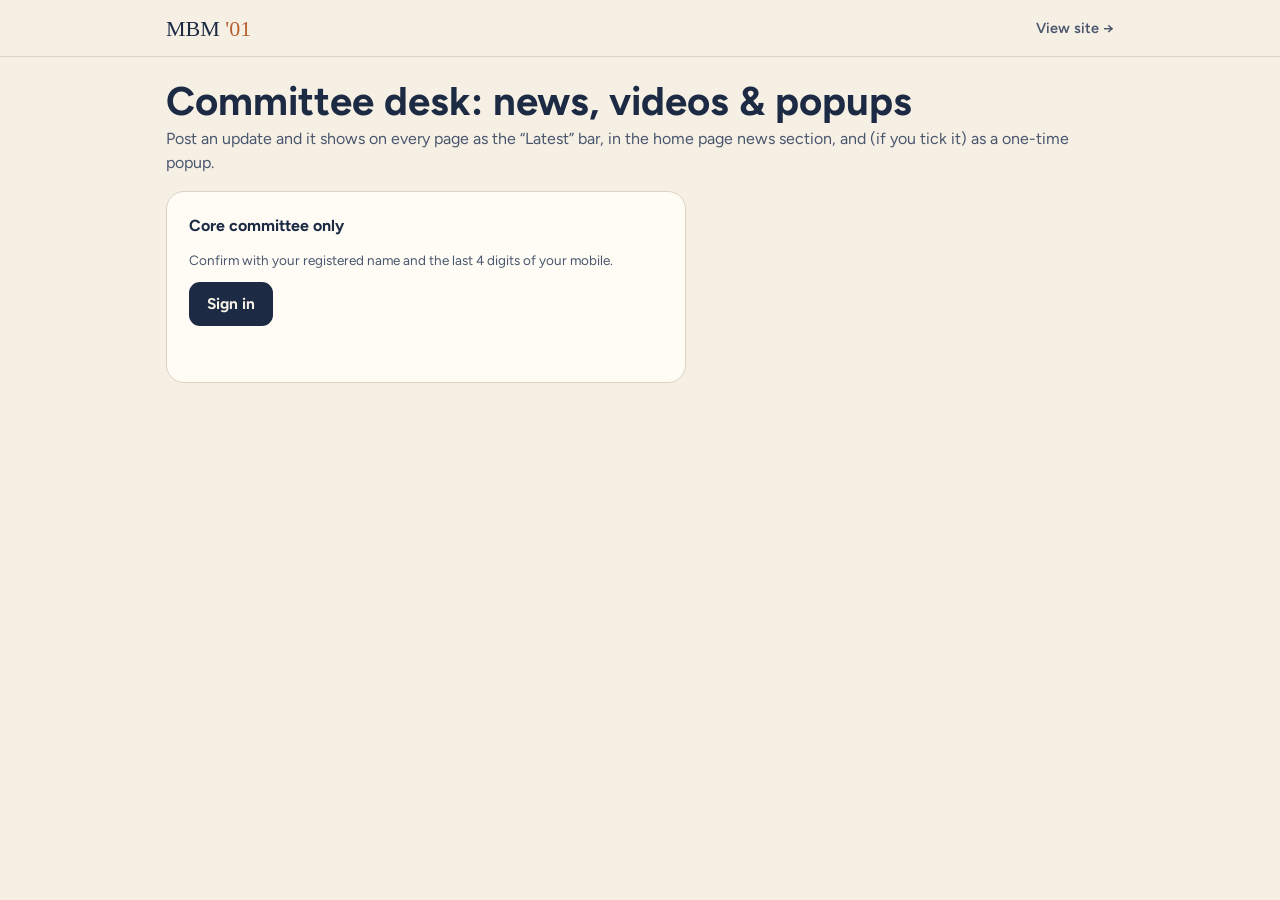
<file: admin.html>
<!doctype html><html lang="en"><head><meta charset="utf-8"><meta name="viewport" content="width=device-width,initial-scale=1,viewport-fit=cover">
<meta name="robots" content="noindex,nofollow">
<title>Committee Desk · MBM '01</title>
<link rel="preconnect" href="https://fonts.googleapis.com"><link rel="preconnect" href="https://fonts.gstatic.com" crossorigin>
<link rel="stylesheet" href="https://fonts.googleapis.com/css2?family=Figtree:wght@400;500;600;700;800&family=Permanent+Marker&display=swap">
<style>
:root{--ground:#F5EFE4;--paper:#FFFCF6;--ink:#1C2A44;--ink-2:#4A566E;--line:#DDD2BF;--sand:#B8612F;--blue:#2E5597;--mustard:#E8BA4A;--ok:#2E7D4F;--err:#B03A2E;
--display:"Permanent Marker",cursive;--body:"Figtree",system-ui,-apple-system,"Segoe UI",Roboto,sans-serif}
@media (prefers-color-scheme:dark){:root:not([data-theme="light"]){color-scheme:dark;--ground:#0F1526;--paper:#18203A;--ink:#F1E9DA;--ink-2:#B5BCCB;--line:#2C3656;--sand:#E08E5B;--blue:#86A8E6;--mustard:#E4B862;--ok:#6CC08F;--err:#F08A7E}}
:root[data-theme="dark"]{color-scheme:dark;--ground:#0F1526;--paper:#18203A;--ink:#F1E9DA;--ink-2:#B5BCCB;--line:#2C3656;--sand:#E08E5B;--blue:#86A8E6;--mustard:#E4B862;--ok:#6CC08F;--err:#F08A7E}
*{box-sizing:border-box}body{margin:0;background:var(--ground);color:var(--ink);font:16px/1.5 var(--body);-webkit-font-smoothing:antialiased}
a{color:var(--blue)}:focus-visible{outline:3px solid var(--mustard);outline-offset:2px;border-radius:4px}
.wrap{max-width:980px;margin-inline:auto;padding-inline:16px}
nav{border-bottom:1px solid var(--line)}nav .wrap{display:flex;align-items:center;gap:14px;height:56px}
.brand{font-family:var(--display);font-size:22px;color:var(--ink);text-decoration:none}.brand b{color:var(--sand);font-weight:400}
nav .links{margin-left:auto}nav .links a{color:var(--ink-2);font-weight:600;text-decoration:none;font-size:14.5px}
h1{font-size:clamp(28px,5vw,40px);margin:22px 0 4px;line-height:1.1}
.lead{color:var(--ink-2);margin:0 0 16px}
.grid{display:grid;grid-template-columns:minmax(0,1.1fr) minmax(0,.9fr);gap:20px;align-items:start}@media (max-width:820px){.grid{grid-template-columns:1fr}}
.panel{background:var(--paper);border:1px solid var(--line);border-radius:18px;padding:18px clamp(14px,3vw,22px) 20px;display:grid;gap:12px}
.panel h2{margin:0;font-size:20px}
label.q{display:grid;gap:5px;font-weight:600;font-size:14.5px}label.q small{font-weight:500;color:var(--ink-2)}
.inp{font:500 16px var(--body);padding:11px 12px;border-radius:10px;border:1.5px solid var(--line);background:var(--ground);color:var(--ink);width:100%}
textarea.inp{min-height:130px;resize:vertical;line-height:1.45}
.checks{display:flex;flex-wrap:wrap;gap:8px}
.checks label{display:flex;align-items:center;gap:7px;border:1.5px solid var(--line);border-radius:10px;padding:9px 12px;font-weight:600;font-size:14.5px;cursor:pointer;background:var(--ground)}
.checks input{width:18px;height:18px;accent-color:var(--sand)}
.two{display:grid;grid-template-columns:1fr 1fr;gap:12px}@media (max-width:520px){.two{grid-template-columns:1fr}}
.btn{display:inline-flex;align-items:center;justify-content:center;gap:8px;font:700 15.5px/1 var(--body);padding:12px 16px;border-radius:11px;border:2px solid var(--ink);background:var(--ink);color:var(--ground);cursor:pointer;text-decoration:none}
.btn.big{background:#E8BA4A;border-color:#E8BA4A;color:#1C2A44}.btn.ghost{background:transparent;color:var(--ink)}.btn.sm{font-size:13.5px;padding:8px 11px;border-radius:9px}
.btn:disabled{opacity:.55}
.row{display:flex;gap:10px;flex-wrap:wrap;align-items:center}
.msg{font-weight:600;min-height:1.4em;margin:0}.msg.ok{color:var(--ok)}.msg.err{color:var(--err)}
.small{font-size:13.5px;color:var(--ink-2);margin:0}
.prev{border-radius:16px;overflow:hidden;background:var(--paper);border:1px solid var(--line);box-shadow:0 14px 40px rgba(0,0,0,.15)}
.prev img{width:100%;display:block;max-height:260px;object-fit:cover}
.prev .in{padding:16px 18px 18px;display:grid;gap:8px}
.prev .k{font-size:12px;font-weight:800;letter-spacing:.14em;text-transform:uppercase;color:var(--sand)}
.prev h3{margin:0;font-size:22px;line-height:1.2}.prev p{margin:0;white-space:pre-line}
.items{display:grid;gap:10px}
.it{background:var(--paper);border:1px solid var(--line);border-radius:14px;padding:12px 14px;display:grid;gap:6px}
.it.off{opacity:.55}
.it h3{margin:0;font-size:16.5px}
.it .meta{font-size:13px;color:var(--ink-2)}
.tag{display:inline-block;font-size:11.5px;font-weight:800;letter-spacing:.08em;text-transform:uppercase;border-radius:999px;padding:3px 8px;margin-right:4px;background:var(--ground);border:1px solid var(--line)}
.gate{background:var(--paper);border:1px solid var(--line);border-radius:18px;padding:22px;display:grid;gap:12px;max-width:520px}
[hidden]{display:none!important}
</style>
<link rel="stylesheet" href="theme.css?v=2"><link rel="manifest" href="manifest.webmanifest"><meta name="theme-color" content="#1C2A44"><meta name="apple-mobile-web-app-capable" content="yes"><meta name="mobile-web-app-capable" content="yes"><meta name="apple-mobile-web-app-status-bar-style" content="black-translucent"><meta name="apple-mobile-web-app-title" content="MBM '01"><link rel="apple-touch-icon" href="apple-touch-icon.png"><link rel="icon" type="image/png" sizes="32x32" href="favicon-32.png">
</head><body>
<nav><div class="wrap"><a class="brand" href="index.html">MBM <b>'01</b></a><div class="links"><a href="index.html">View site →</a></div></div></nav>
<main class="wrap">
  <h1>Committee desk: news, videos &amp; popups</h1>
  <p class="lead">Post an update and it shows on every page as the “Latest” bar, in the home page news section, and (if you tick it) as a one-time popup.</p>

  <div class="gate" id="gate">
    <b>Core committee only</b>
    <p class="small">Confirm with your registered name and the last 4 digits of your mobile.</p>
    <div class="row"><button class="btn" id="login" type="button">Sign in</button></div>
    <p class="msg" id="gMsg" role="status" aria-live="polite"></p>
  </div>

  <div id="app" hidden>
    <div class="grid">
      <form class="panel" id="f" novalidate>
        <h2>New update</h2>
        <label class="q">Headline<input class="inp" name="title" maxlength="120" required placeholder="e.g. Bus pick-up timings from Jodhpur station"></label>
        <label class="q">Message<small>Line breaks are kept</small><textarea class="inp" name="body" maxlength="1500"></textarea></label>
        <div class="two">
          <label class="q">Link (optional)<small>https://… or a site page like menu.html</small><input class="inp" name="link" maxlength="300" placeholder="menu.html"></label>
          <label class="q">Show until (optional)<small>Hidden automatically after this date</small><input class="inp" type="date" name="until"></label>
        </div>
        <label class="q">Picture (optional)<input class="inp" type="file" name="photo" accept="image/*"></label>
        <label class="q">Video link (optional)<small>YouTube or Google Drive link (Drive file shared “Anyone with the link”)</small><input class="inp" name="vurl" maxlength="400" placeholder="https://youtu.be/…"></label>
        <label class="q">…or upload a short video (optional)<small>Up to 25 MB. For longer videos, upload to YouTube and paste the link above.</small><input class="inp" type="file" name="vfile" accept="video/mp4,video/webm,video/quicktime,video/*"></label>
        <p class="small" id="vInfo" hidden></p>
        <div class="checks">
          <label><input type="checkbox" name="feed" checked> News feed &amp; ticker</label>
          <label><input type="checkbox" name="popup"> Popup (once per visitor)</label>
          <label><input type="checkbox" name="pinned"> Pin to top</label>
        </div>
        <div class="row"><button class="btn big" type="submit" id="go">Publish</button><button class="btn ghost" type="reset" id="clr">Clear</button></div>
        <p class="msg" id="fMsg" role="status" aria-live="polite"></p>
      </form>
      <section class="panel" aria-label="Preview">
        <h2>Popup preview</h2>
        <div class="prev" id="prev"><img id="pImg" alt="" hidden><div class="in"><div class="k">📣 MBM '01 update</div><h3 id="pT">Your headline</h3><p id="pB" class="small">Your message appears here.</p></div></div>
        <p class="small">Tip: use the popup for things everyone must see (payment deadline, venue change). Everything else, just the news feed.</p>
      </section>
    </div>

    <section style="margin:26px 0 40px">
      <div class="row" style="justify-content:space-between"><h2 style="margin:0">All updates</h2><button class="btn ghost sm" id="refresh" type="button">Refresh</button></div>
      <p class="small" style="margin:6px 0 12px">Faded items are hidden or past their date. Changes reach visitors within about a minute.</p>
      <div class="items" id="items"></div>
    </section>

    <section style="margin:0 0 40px">
      <div class="row" style="justify-content:space-between"><h2 style="margin:0">Dares &amp; posters on the home page</h2><button class="btn ghost sm" id="cRefresh" type="button">Refresh</button></div>
      <p class="small" style="margin:6px 0 12px">Hide anything that shouldn't be on the home page. Faded ones are hidden.</p>
      <div class="cgrid" id="cItems" style="display:grid;grid-template-columns:repeat(auto-fill,minmax(150px,1fr));gap:12px"></div>
    </section>
  </div>
</main>
<script src="auth.js"></script>
<script src="news.js"></script>
<script>
(function(){
  var API="https://script.google.com/macros/s/AKfycby7EIHjCJ053khkkMHN4-gx1mttPKGnQrIkiNw7YXcTFotYF1it1OUQYgCQzlJSMfd9Ng/exec";
  var $=function(id){return document.getElementById(id);}, F=$("f"), photo="";
  function el(t,c,x){ var e=document.createElement(t); if(c) e.className=c; if(x!=null) e.textContent=x; return e; }
  function msg(id,t,c){ var m=$(id); m.textContent=t||""; m.className="msg "+(c||""); }
  function post(body){ var a=MBMAuth.get(); if(!a) return Promise.reject("auth"); body.code="MBM2001"; body.me=a.me; body.pin=a.pin;
    return fetch(API,{method:"POST",headers:{"Content-Type":"text/plain;charset=utf-8"},body:JSON.stringify(body)}).then(function(r){ return r.json(); }); }
  var ERR={admin:"This name isn't on the admin list.",auth:"Please sign in again.",locked:"Too many tries. Wait 30 minutes.",title:"Add a headline.",video:"That video link isn't supported, or the file couldn't be saved. Use a YouTube or Drive link, or a file under 25 MB.",photo:"That picture couldn't be saved. Try a smaller one."};

  function signIn(){ msg("gMsg","");
    MBMAuth.ensure().then(function(){ msg("gMsg","Checking admin access…"); return post({action:"news_list"}); }).then(function(d){
      if(d.ok){ $("gate").hidden=true; $("app").hidden=false; list(d.news); cList(); }
      else { if(d.error==="auth") MBMAuth.clear(); msg("gMsg",ERR[d.error]||"Couldn't sign in.","err"); } }).catch(function(e){ if(e!=="cancel") msg("gMsg","No connection. Try again.","err"); }); }
  $("login").onclick=signIn; if(MBMAuth.get()) signIn();

  function list(items){ var box=$("items"); box.textContent="";
    if(!items.length){ box.appendChild(el("p","small","Nothing posted yet.")); return; }
    items.forEach(function(n){ var c=el("article","it"+(n.live?"":" off"));
      var tg=el("div"); [n.pinned&&"📌 Pinned",n.video&&"🎬 Video",n.feed&&"Feed",n.popup&&"Popup",!n.live&&(n.until? "Ended "+n.until : "Hidden")].filter(Boolean).forEach(function(t){ tg.appendChild(el("span","tag",t)); }); c.appendChild(tg);
      c.appendChild(el("h3",null,n.title)); if(n.body) c.appendChild(el("p","small",n.body.length>180? n.body.slice(0,180)+"…" : n.body));
      c.appendChild(el("div","meta",n.ts+(n.by?" · "+n.by:"")+(n.until&&n.live?" · until "+n.until:"")));
      var r=el("div","row");
      [["popup",n.popup?"Stop popup":"Make popup"],["pinned",n.pinned?"Unpin":"Pin"],["feed",n.feed?"Remove from feed":"Add to feed"],["show",n.live||!n.until? (n.live?"Hide":"Show") : null]].forEach(function(b){ if(!b[1]) return;
        var k=el("button","btn ghost sm",b[1]); k.type="button"; k.onclick=function(){ k.disabled=true; var val= b[0]==="show" ? !n.live : !n[b[0]];
          post({action:"news_set",id:n.id,field:b[0],value:val}).then(function(d){ if(d.ok){ MBMNews.reload(); refresh(); } else { k.disabled=false; alert(ERR[d.error]||"Couldn't update."); } }).catch(function(){ k.disabled=false; }); };
        r.appendChild(k); });
      c.appendChild(r); box.appendChild(c); }); }

  function cList(){ var box=$("cItems"); post({action:"creation_list"}).then(function(d){ box.textContent=""; if(!d.ok){ box.appendChild(el("p","small",ERR[d.error]||"Couldn't load.")); return; }
    if(!d.items.length){ box.appendChild(el("p","small","Nothing saved yet.")); return; }
    d.items.forEach(function(it){ var c=el("article","it"+(it.show?"":" off")); c.style.padding="8px";
      var im=new Image(); im.referrerPolicy="no-referrer"; im.alt=""; im.src="https://drive.google.com/thumbnail?id="+encodeURIComponent(it.photo)+"&sz=w300"; im.style.cssText="width:100%;aspect-ratio:4/5;object-fit:cover;border-radius:8px;background:#ddd"; c.appendChild(im);
      c.appendChild(el("div","meta",(it.kind==="dare"?"Dare":"Poster")+" · "+it.by+(it.to?" → "+it.to:"")));
      var k=el("button","btn ghost sm",it.show?"Hide":"Show"); k.type="button"; k.onclick=function(){ k.disabled=true; post({action:"creation_set",id:it.id,value:!it.show}).then(function(r){ if(r.ok) cList(); else { k.disabled=false; alert(ERR[r.error]||"Couldn't update."); } }).catch(function(){ k.disabled=false; }); };
      c.appendChild(k); box.appendChild(c); }); }).catch(function(){}); }
  $("cRefresh").onclick=cList;
  function refresh(){ post({action:"news_list"}).then(function(d){ if(d.ok) list(d.news); }); }
  $("refresh").onclick=refresh;

  // preview
  function prev(){ $("pT").textContent=F.title.value.trim()||"Your headline"; var b=F.body.value.trim(); $("pB").textContent=b||"Your message appears here."; $("pB").className=b?"":"small"; }
  F.title.addEventListener("input",prev); F.body.addEventListener("input",prev);
  var vfile="";
  F.vfile.onchange=function(){ var f=this.files&&this.files[0]; vfile=""; var i=$("vInfo"); i.hidden=true; if(!f) return;
    if(f.size>25*1024*1024){ alert("That video is over 25 MB. Upload it to YouTube (unlisted is fine) and paste the link instead."); this.value=""; return; }
    i.textContent="Reading "+f.name+"…"; i.hidden=false;
    var r=new FileReader(); r.onload=function(){ vfile=r.result; i.textContent="🎬 "+f.name+" ("+(f.size/1048576).toFixed(1)+" MB) ready to upload with the post."; }; r.readAsDataURL(f); };
  F.photo.onchange=function(){ var f=this.files&&this.files[0]; photo=""; $("pImg").hidden=true; if(!f) return;
    var u=URL.createObjectURL(f), im=new Image(); im.onload=function(){ var s=Math.min(1,1400/Math.max(im.naturalWidth,im.naturalHeight)), c=document.createElement("canvas");
      c.width=Math.round(im.naturalWidth*s); c.height=Math.round(im.naturalHeight*s); c.getContext("2d").drawImage(im,0,0,c.width,c.height); photo=c.toDataURL("image/jpeg",.85); $("pImg").src=photo; $("pImg").hidden=false; };
    im.onerror=function(){ msg("fMsg","That file isn't a picture we can read.","err"); }; im.src=u; };
  $("clr").onclick=function(){ photo=""; $("pImg").hidden=true; setTimeout(prev,0); msg("fMsg",""); };

  F.onsubmit=function(e){ e.preventDefault(); var t=F.title.value.trim(); if(!t){ msg("fMsg","Add a headline.","err"); F.title.focus(); return; }
    if(!F.feed.checked && !F.popup.checked){ msg("fMsg","Tick “News feed” or “Popup” so people can see it.","err"); return; }
    $("go").disabled=true; msg("fMsg",vfile?"Uploading video… this can take a minute.":"Publishing…");
    post({action:"news_add",title:t,body:F.body.value,link:F.link.value.trim(),until:F.until.value,feed:F.feed.checked,popup:F.popup.checked,pinned:F.pinned.checked,photo:photo,videoUrl:F.vurl.value.trim(),videoFile:vfile})
      .then(function(d){ $("go").disabled=false; if(d.ok){ msg("fMsg","Published! It's live on the site within a minute.","ok"); F.reset(); photo=""; vfile=""; $("vInfo").hidden=true; $("pImg").hidden=true; prev(); MBMNews.reload(); refresh(); } else msg("fMsg",ERR[d.error]||"Couldn't publish.","err"); })
      .catch(function(){ $("go").disabled=false; msg("fMsg","No connection. Try again.","err"); }); };
})();
</script>
<script src="app.js" defer></script>
</body></html>
</file>
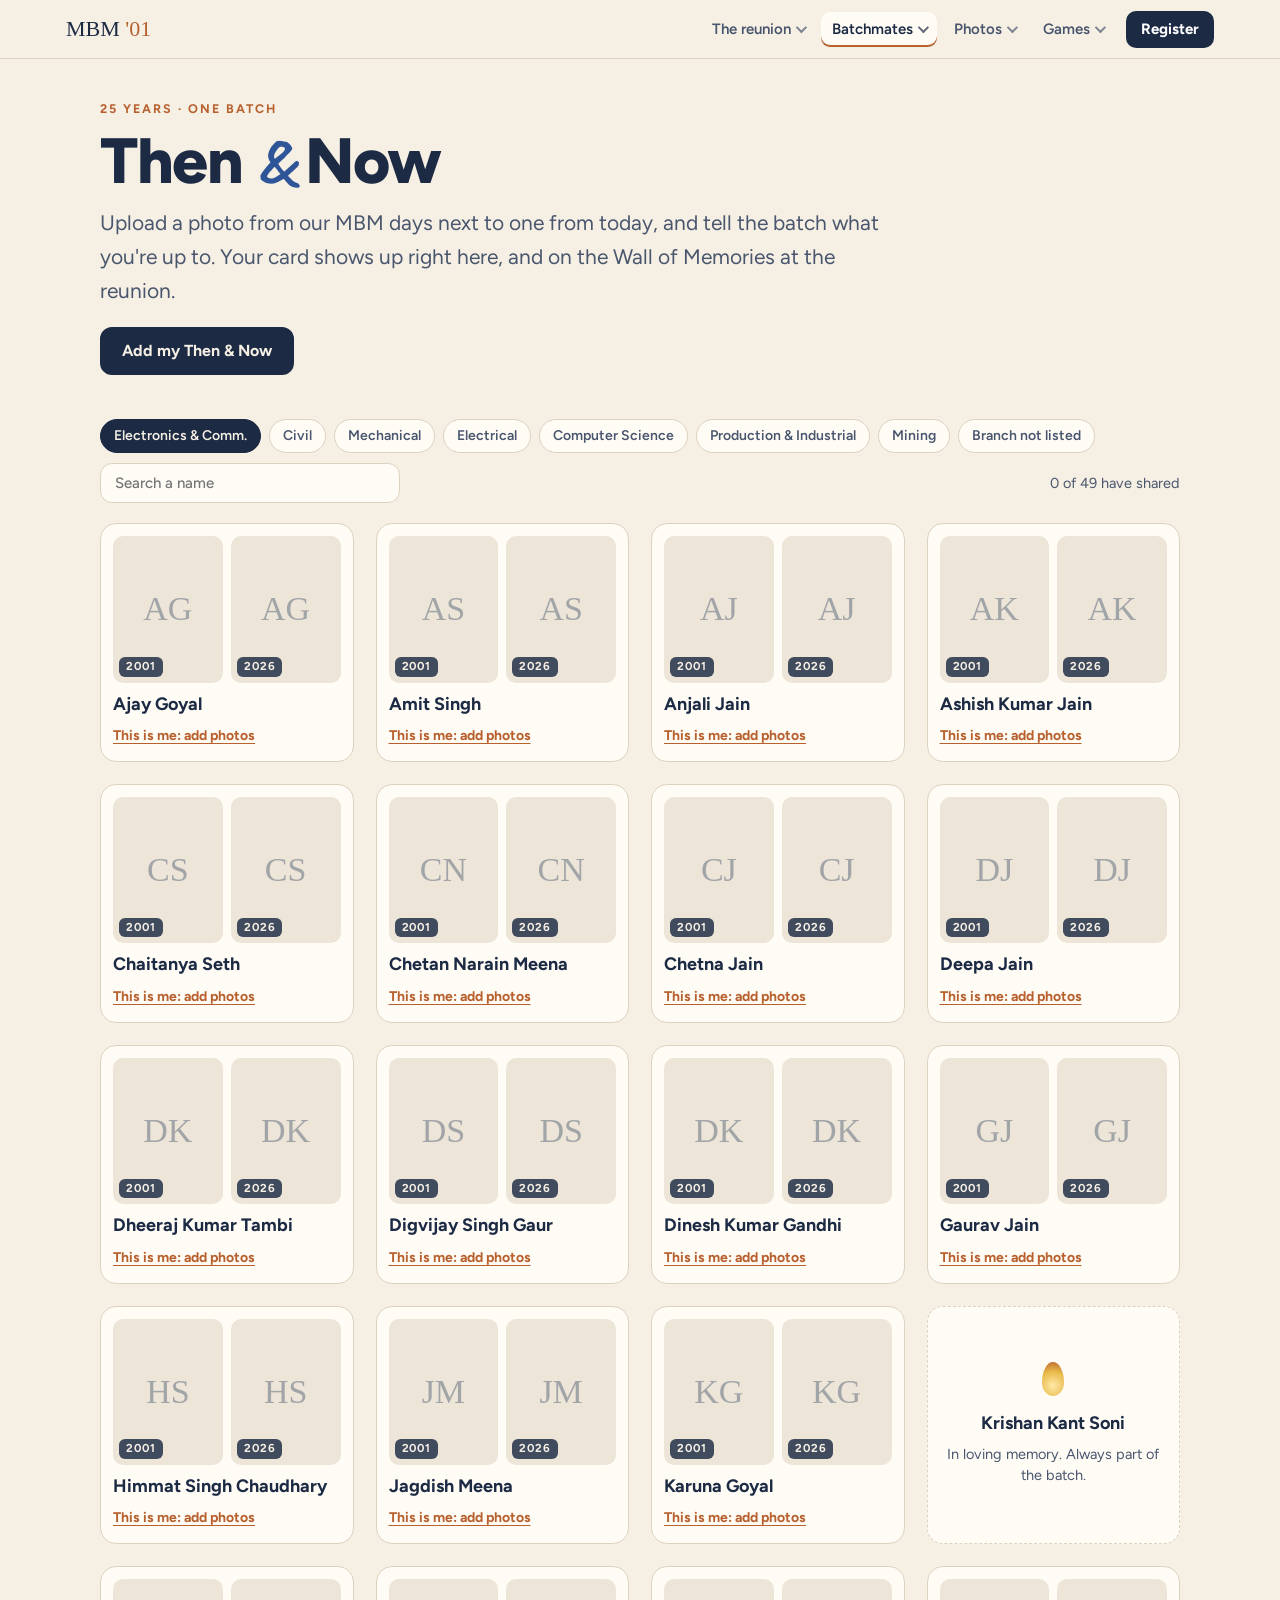
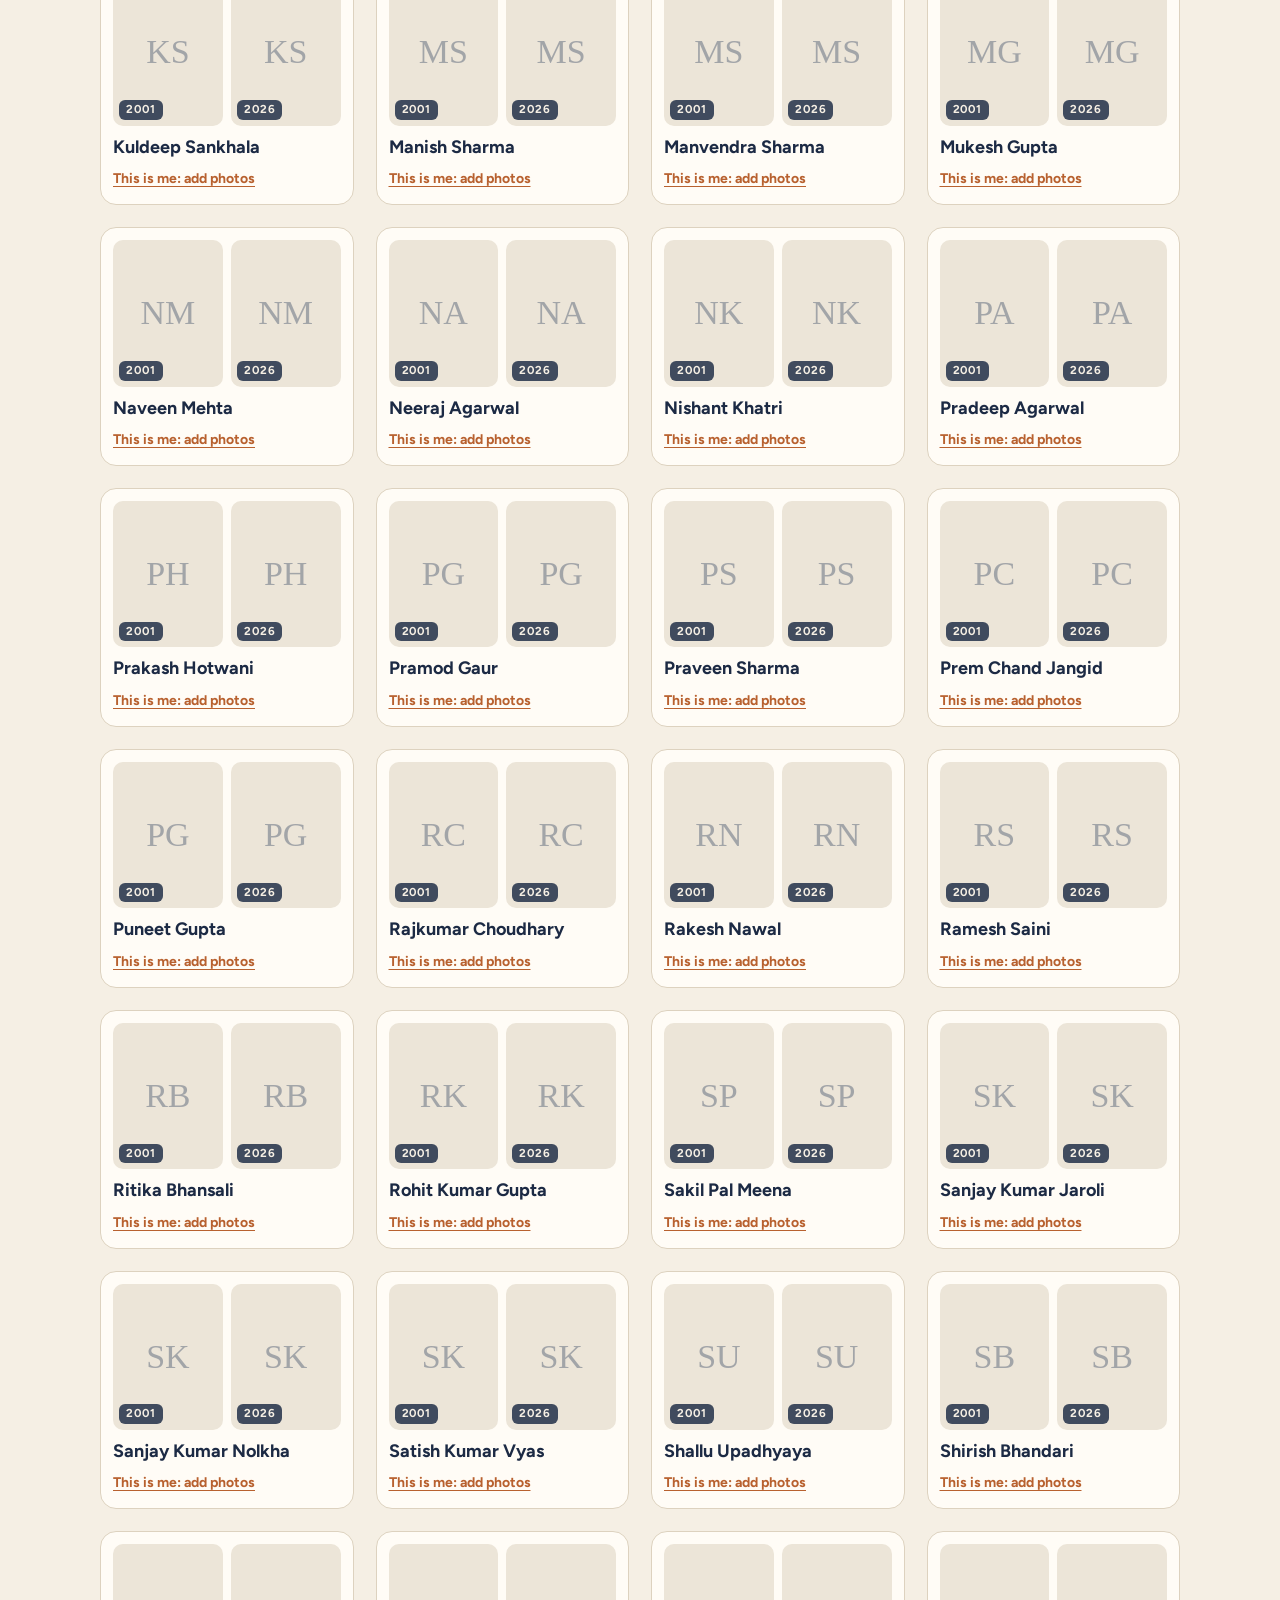
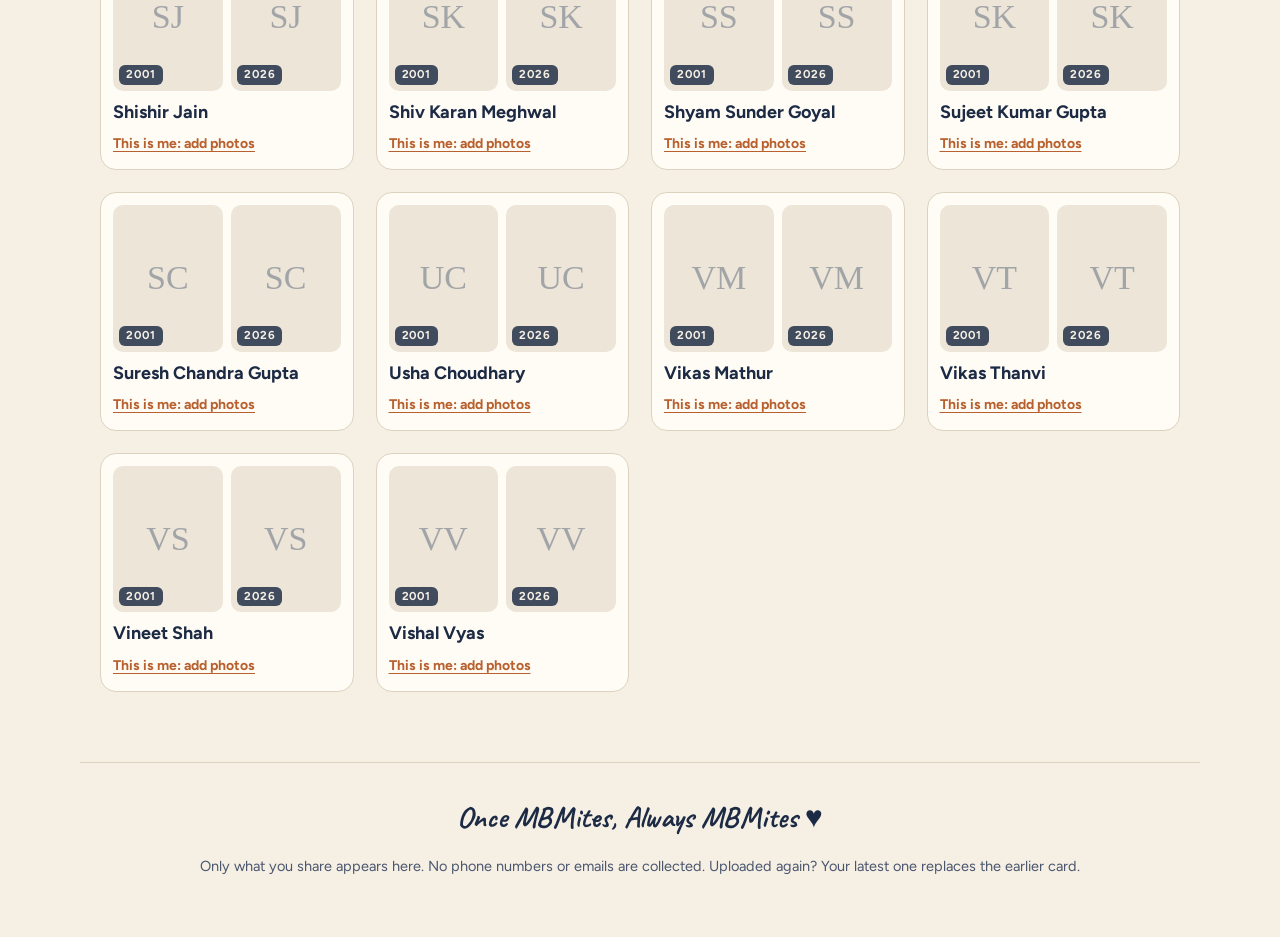
<file: batchmates.html>
<!doctype html><html lang="en"><head><meta charset="utf-8"><meta name="viewport" content="width=device-width,initial-scale=1,viewport-fit=cover">
<title>Then &amp; Now · MBM '01</title>
<link rel="preconnect" href="https://fonts.googleapis.com"><link rel="preconnect" href="https://fonts.gstatic.com" crossorigin>
<link rel="stylesheet" href="https://fonts.googleapis.com/css2?family=Caveat:wght@500;700&family=Figtree:wght@400;500;600;700;800&family=Permanent+Marker&display=swap">
<style>
:root{--ground:#F5EFE4;--paper:#FFFCF6;--ink:#1C2A44;--ink-2:#4A566E;--line:#DDD2BF;--sand:#B8612F;--blue:#2E5597;--mustard:#E8BA4A;--ok:#2E7D4F;--err:#B03A2E;
--shadow:0 1px 2px rgba(40,30,15,.08),0 8px 24px rgba(40,30,15,.10);--display:"Permanent Marker",cursive;--hand:"Caveat","Segoe Print",cursive;--body:"Figtree",system-ui,-apple-system,"Segoe UI",Roboto,sans-serif}
@media (prefers-color-scheme:dark){:root:not([data-theme="light"]){color-scheme:dark;--ground:#0F1526;--paper:#18203A;--ink:#F1E9DA;--ink-2:#B5BCCB;--line:#2C3656;--sand:#E08E5B;--blue:#86A8E6;--mustard:#E4B862;--ok:#6CC08F;--err:#F08A7E;--shadow:0 1px 2px rgba(0,0,0,.4),0 10px 30px rgba(0,0,0,.45)}}
:root[data-theme="dark"]{color-scheme:dark;--ground:#0F1526;--paper:#18203A;--ink:#F1E9DA;--ink-2:#B5BCCB;--line:#2C3656;--sand:#E08E5B;--blue:#86A8E6;--mustard:#E4B862;--ok:#6CC08F;--err:#F08A7E;--shadow:0 1px 2px rgba(0,0,0,.4),0 10px 30px rgba(0,0,0,.45)}
*{box-sizing:border-box}body{margin:0;background:var(--ground);color:var(--ink);font:17px/1.6 var(--body);-webkit-font-smoothing:antialiased}
a{color:var(--blue)}:focus-visible{outline:3px solid var(--mustard);outline-offset:2px;border-radius:4px}
.wrap{max-width:1120px;margin-inline:auto;padding-inline:20px}
nav{position:sticky;top:env(safe-area-inset-top,0px);z-index:5;background:color-mix(in srgb,var(--ground) 90%,transparent);backdrop-filter:blur(10px);border-bottom:1px solid var(--line)}
nav .wrap{display:flex;align-items:center;gap:16px;height:56px}
.brand{font-family:var(--display);font-size:22px;color:var(--ink);text-decoration:none}.brand b{color:var(--sand);font-weight:400}
nav .back{margin-left:auto;font-weight:600;font-size:15px;color:var(--ink-2);text-decoration:none}
header{padding-block:40px 10px}
.label{font-size:12.5px;font-weight:700;letter-spacing:.16em;text-transform:uppercase;color:var(--sand)}
h1{font-size:clamp(38px,7vw,64px);line-height:1;margin:.15em 0 .2em;font-weight:800;letter-spacing:-.02em}
h1 .hand{font-family:var(--hand);color:var(--blue);font-weight:700}
.lead{font-size:clamp(18px,2.2vw,21px);max-width:62ch;color:var(--ink-2);margin:0 0 20px}
.btn{display:inline-flex;align-items:center;justify-content:center;gap:8px;font:700 16px/1 var(--body);padding:14px 20px;border-radius:12px;border:2px solid var(--ink);background:var(--ink);color:var(--ground);text-decoration:none;cursor:pointer}
.btn.ghost{background:transparent;color:var(--ink)}
.btn:disabled{opacity:.55;cursor:progress}
.tools{display:flex;flex-wrap:wrap;gap:10px;align-items:center;margin:34px 0 20px}
.tab{font:600 14px/1 var(--body);padding:9px 13px;border-radius:999px;border:1.5px solid var(--line);background:var(--paper);color:var(--ink-2);cursor:pointer}
.tab[aria-pressed="true"]{background:var(--ink);color:var(--ground);border-color:var(--ink)}
.search{flex:1 1 220px;max-width:300px;font:500 15px var(--body);padding:10px 14px;border-radius:12px;border:1.5px solid var(--line);background:var(--paper);color:var(--ink)}
.stat{margin-left:auto;font-size:14.5px;color:var(--ink-2)}
.grid{display:grid;grid-template-columns:repeat(auto-fill,minmax(250px,1fr));gap:22px}
.card{background:var(--paper);border:1px solid var(--line);border-radius:16px;padding:12px 12px 14px;display:flex;flex-direction:column;gap:10px}
.pair{display:grid;grid-template-columns:1fr 1fr;gap:8px}
.ph{position:relative;aspect-ratio:3/4;border-radius:10px;overflow:hidden;background:color-mix(in srgb,var(--line) 55%,var(--paper));display:grid;place-items:center}
.ph img{width:100%;height:100%;object-fit:cover;display:block}
.ph.then img{filter:sepia(.25) saturate(.9)}
.ph .ini{font-family:var(--display);font-size:34px;color:color-mix(in srgb,var(--ink-2) 45%,transparent)}
.ph .yr{position:absolute;left:6px;bottom:6px;font:700 11.5px/1 var(--body);letter-spacing:.08em;background:rgba(28,42,68,.82);color:#F5EFE4;padding:4px 7px;border-radius:6px}
.card h3{margin:0;font-size:18px;line-height:1.25}
.meta{margin:0;font-size:14.5px;color:var(--ink-2);line-height:1.45}
.quote{margin:0;font-family:var(--hand);font-size:21px;line-height:1.15;color:var(--blue)}
.lnk{align-self:flex-start;display:inline-flex;gap:6px;align-items:center;font:700 13.5px/1 var(--body);color:#0A66C2;background:color-mix(in srgb,#0A66C2 10%,var(--paper));border-radius:999px;padding:6px 10px;text-decoration:none}
.addme{align-self:flex-start;font:700 14px/1 var(--body);color:var(--sand);background:none;border:0;padding:4px 0;cursor:pointer;text-decoration:underline;text-underline-offset:3px}
.card.memory{border-style:dashed;align-items:center;justify-content:center;text-align:center;min-height:220px}
.card.memory .flame{width:22px;height:34px;border-radius:50%/60% 60% 40% 40%;background:radial-gradient(circle at 50% 70%,#FFE9A8,#E8BA4A 55%,#B8612F);margin:0 auto 6px}
/* upload panel */
dialog{border:0;padding:0;border-radius:20px;max-width:640px;width:calc(100% - 24px);background:var(--paper);color:var(--ink);box-shadow:0 20px 60px rgba(0,0,0,.35)}
dialog::backdrop{background:rgba(15,21,38,.55)}
.dlg{padding:22px clamp(16px,4vw,28px) 24px;display:grid;gap:14px}
.dlg h2{margin:0;font-size:26px;line-height:1.15}
.dlg .x{position:absolute;right:14px;top:12px;background:none;border:0;font-size:28px;line-height:1;color:var(--ink-2);cursor:pointer}
.row2{display:grid;grid-template-columns:1fr 1fr;gap:12px}
@media (max-width:560px){.row2{grid-template-columns:1fr}}
label.f{display:grid;gap:5px;font-size:14.5px;font-weight:600}
label.f span.o{font-weight:500;color:var(--ink-2)}
.dlg input[type=text],.dlg select,.dlg textarea{font:500 16px var(--body);padding:10px 12px;border-radius:10px;border:1.5px solid var(--line);background:var(--ground);color:var(--ink);width:100%}
.dlg textarea{min-height:64px;resize:vertical}
.pick{position:relative;aspect-ratio:1;border:2px dashed var(--line);border-radius:12px;display:grid;place-items:center;text-align:center;font-size:14px;color:var(--ink-2);cursor:pointer;overflow:hidden;background:var(--ground)}
.pick:hover{border-color:var(--sand)}
.pick img{position:absolute;inset:0;width:100%;height:100%;object-fit:cover}
.pick input{position:absolute;inset:0;opacity:0;cursor:pointer}
.pick b{display:block;font-size:18px;color:var(--ink)}
.consent{display:flex;gap:10px;align-items:flex-start;font-size:14.5px}
.consent input{margin-top:4px;width:18px;height:18px}
.msg{font-size:15px;font-weight:600;min-height:1.4em}
.msg.ok{color:var(--ok)}.msg.err{color:var(--err)}
footer{margin-top:70px;border-top:1px solid var(--line);padding-block:30px 44px;text-align:center;color:var(--ink-2);font-size:14.5px}
footer .hand{font-family:var(--hand);font-size:30px;font-weight:700;color:var(--ink)}
</style><link rel="stylesheet" href="theme.css?v=2">
<link rel="manifest" href="manifest.webmanifest"><meta name="theme-color" content="#1C2A44"><meta name="apple-mobile-web-app-capable" content="yes"><meta name="mobile-web-app-capable" content="yes"><meta name="apple-mobile-web-app-status-bar-style" content="black-translucent"><meta name="apple-mobile-web-app-title" content="MBM '01"><link rel="apple-touch-icon" href="apple-touch-icon.png"><link rel="icon" type="image/png" sizes="32x32" href="favicon-32.png">
</head><body>
<nav><div class="wrap"><a class="brand" href="index.html">MBM <b>'01</b></a><a class="back" href="index.html">← Reunion home</a></div></nav>
<main class="wrap">
<header>
  <div class="label">25 years · one batch</div>
  <h1>Then <span class="hand">&amp;</span> Now</h1>
  <p class="lead">Upload a photo from our MBM days next to one from today, and tell the batch what you're up to. Your card shows up right here, and on the Wall of Memories at the reunion.</p>
  <button class="btn" id="openForm" type="button">Add my Then &amp; Now</button>
</header>

<div class="tools">
  <div id="tabs" style="display:flex;flex-wrap:wrap;gap:8px"></div>
  <input class="search" id="q" type="search" placeholder="Search a name" aria-label="Search batchmates">
  <span class="stat" id="stat"></span>
</div>
<div id="out"></div>
</main>

<dialog id="dlg" aria-labelledby="dlgTitle">
  <form class="dlg" id="upForm" method="dialog" novalidate>
    <button class="x" type="button" id="closeDlg" aria-label="Close">×</button>
    <h2 id="dlgTitle">Add my Then &amp; Now</h2>
    <div class="row2">
      <label class="f">Branch<select id="fBranch" required></select></label>
      <label class="f">Your name<select id="fName" required></select></label>
    </div>
    <div class="row2">
      <label class="pick" id="pickThen"><input type="file" id="fThen" accept="image/*"><span><b>2001 photo</b>Tap to choose</span></label>
      <label class="pick" id="pickNow"><input type="file" id="fNow" accept="image/*"><span><b>Today's photo</b>Tap to choose</span></label>
    </div>
    <div class="row2">
      <label class="f">City you live in<input type="text" id="fCity" maxlength="60" placeholder="e.g. Pune"></label>
      <label class="f">What you do now<input type="text" id="fWork" maxlength="90" placeholder="e.g. Project Director, L&amp;T"></label>
    </div>
    <label class="f"><span>LinkedIn profile <span class="o">(optional)</span></span><input type="url" id="fLinkedin" maxlength="200" inputmode="url" autocomplete="url" placeholder="e.g. linkedin.com/in/your-name"></label>
    <label class="f"><span>Family <span class="o">(optional)</span></span><input type="text" id="fFamily" maxlength="90" placeholder="e.g. Wife Neha, son (14), daughter (9)"></label>
    <label class="f"><span>A favourite MBM memory <span class="o">(one line)</span></span><textarea id="fMemory" maxlength="160" placeholder="e.g. Bread pakoda at the canteen after every exam"></textarea></label>
    <label class="consent"><input type="checkbox" id="fOk" required> Show my photos and these details on this website.</label>
    <div class="msg" id="fMsg" role="status" aria-live="polite"></div>
    <button class="btn" type="submit" id="fSubmit">Upload</button>
  </form>
</dialog>

<footer class="wrap"><div class="hand">Once MBMites, Always MBMites ♥</div><p>Only what you share appears here. No phone numbers or emails are collected. Uploaded again? Your latest one replaces the earlier card.</p></footer>

<script src="auth.js"></script>
<script>
(function(){
  // Web app URL of the Google Apps Script backend (ends in /exec)
  var API_URL = "https://script.google.com/macros/s/AKfycby7EIHjCJ053khkkMHN4-gx1mttPKGnQrIkiNw7YXcTFotYF1it1OUQYgCQzlJSMfd9Ng/exec";

  var ROSTER = {
    "Electronics & Comm.": ["Ajay Goyal","Amit Singh","Anjali Jain","Ashish Kumar Jain","Chaitanya Seth","Chetan Narain Meena","Chetna Jain","Deepa Jain","Dheeraj Kumar Tambi","Digvijay Singh Gaur","Dinesh Kumar Gandhi","Gaurav Jain","Himmat Singh Chaudhary","Jagdish Meena","Karuna Goyal","Krishan Kant Soni|memory","Kuldeep Sankhala","Manish Sharma","Manvendra Sharma","Mukesh Gupta","Naveen Mehta","Neeraj Agarwal","Nishant Khatri","Pradeep Agarwal","Prakash Hotwani","Pramod Gaur","Praveen Sharma","Prem Chand Jangid","Puneet Gupta","Rajkumar Choudhary","Rakesh Nawal","Ramesh Saini","Ritika Bhansali","Rohit Kumar Gupta","Sakil Pal Meena","Sanjay Kumar Jaroli","Sanjay Kumar Nolkha","Satish Kumar Vyas","Shallu Upadhyaya","Shirish Bhandari","Shishir Jain","Shiv Karan Meghwal","Shyam Sunder Goyal","Sujeet Kumar Gupta","Suresh Chandra Gupta","Usha Choudhary","Vikas Mathur","Vikas Thanvi","Vineet Shah","Vishal Vyas"],
    "Civil": ["Ajay Dashora", "Ajay Kumar", "Akshay Jain", "Alok", "Amit Mathur", "Amit Thalia", "Anil Kumar Gupta", "Anil Kumar Sharma", "Anita Gupta", "Ashish Chopra", "Ashish Dhamaniya", "Ashish Gupta", "Ashok Kumar Meena", "Brijesh Angira", "Deepak Kumar Jain", "Durga Ram Arya", "Gajendra D Paliwal", "Gaurav Agarwal", "Harsh Banthia", "Jai Prakash Meena", "Kavita Sharma", "Madhur Mittal", "Mahendra Singh Choudhary", "Manish Bansiwala", "Manish Garg", "Manish Mishra", "Manoj Kumar Tanan", "Mithlesh Jain", "Mukesh Bhadoria", "Mukesh Kumawat", "Naresh Kumar Meena", "Pankaj Sharma", "Pawan Kumar", "Prakash Chandra Kachhawaha", "Prateek Dashora", "Rahul Sharma", "Rajeev Kumar", "Rajendra Kumar Shrimali", "Rajendra Singh", "Rajesh Bishnoi", "Rajesh Lakhotia", "Rajpal Singh Shiverain", "Ramesh Kumar Surana", "Ravi Dugar", "Ruchi Mathur", "Ruchi Pareek", "Sarika Mangal", "Satya Narayan Gupta", "Sharad Jain", "Shekhar Mehta", "Sunil Kumar Gupta", "Tansukh Khatri", "Tarun Kumar Saini", "Titiksh Patel", "Vijay Sharma", "Vinita Parmar", "Yogesh Kumar Gupta"],
    "Mechanical": ["Abhishek Gupta", "Abhishek Jain", "Abhishek Somani", "Aijaz Shaikh", "Amit Gupta", "Amit Jain", "Amit Sharma", "Anand Das", "Anurag Jain", "Anurag Singhvi", "Arun Kumar Verma", "Ashish Garg", "Ashok Kumar Sharma", "Ashutosh Lakhamara", "Bachchu Lal", "Badri Narayan", "Bharat Bharadwaj", "Gaurav Kumar", "Gaurav Sharma", "Geeteshwar Sharan Varshney", "Gulshan Singh", "Hayat Khan", "Hemant Gupta", "Hemant Kumar Gupta", "Jagdish Sharma", "Jigri Mehta", "Jinendra Kumar Jain", "Kamal Kishore Kacholya", "Kapil", "Kapil Singhvi", "Kunal Kataria", "Madan Singh Chauhan", "Manas Mehirchandani", "Maneesh Kumar Sharma", "Meenakshi Rungta", "Naresh Nawahal", "Narottam Thanvi", "Nitin B Bansal", "Nitin Gupta", "Pankaj Kumar Agarwal", "Paritosh Kalla", "Pawan Wadhwa", "Rahul Patwa", "Rajesh Jain", "Rakesh Jain", "Ram Dayal", "Ramesh Parihar", "Ratul Ghosh", "Ruchi Saxena", "Sandeep Jain", "Shailesh Jain", "Sukhdeep Pal Singh", "Surya Kiran Sharma", "Vijay Singh Parihar", "Vikas Mali", "Vinod Choudhary", "Vivek Shrimali", "Yatish Agarwal"],
    "Electrical": ["Abha Sharma", "Amit Gupta", "Amit Kataria", "Amit Khandelwal", "Bharat Lal Meena", "Chandra Shekhar Sen", "Deepak Purohit", "Ganpat Patel", "Hari Prasad Meena", "Hariteysh Ujawal", "Kailash Jagetia", "Kapil Kothari", "Karani Singh", "Kiran Gajrani", "Krishna Kumar Vaishnav", "Kuntal Kumar Saini", "Lokesh Tiwari", "Manish Kumar Garg", "Manish Lahoti", "Nathmal", "Nishu Sharma", "Nitin Babel", "Pankaj Kumar Meena", "Pankaj Kumar Singhal", "Pankaj Singhal", "Praneet Tiwari", "Praveen Bhandari", "Preeti Choudhary", "Rakesh Vyas", "Ram Sukh Dudi", "Reena Jalani", "Sandeep Kumar Singh Chandel", "Sanjay Kumar Singhal", "Shanker Lal Juneja", "Shishupal Saini", "Surendra Singh Saini", "Tarun Jain", "Umesh Pandey", "Vikram Khatri", "Vikram Singh Shekhawat", "Vinod Kumar", "Vishal Bansal", "Yogesh Vaigoria"],
    "Computer Science": ["Abhishek Goliya", "Ajay Khandelwal", "Ajay Kumar Baloni", "Ajay Kumar Modi", "Akrosh Gandhi", "Amreek Singh", "Ankit Agarwal", "Anoop Dosi", "Anshu Jain", "Anurag Jain", "Arjun Motwani", "Ashok Kumar Garg", "Avinash Sharma", "Chirantan Bhabhra", "Hardeep Singh", "Hemant Bhanawat", "Kishor Kumar Choudhary", "Kunal", "Lakshman Singh Parihar", "Mahesh Soni", "Manish Nahar", "Narendra Kumawat", "Nitesh Chordiya", "Piyuesh Makkar", "Praveen Goyal", "Rahul Mohnot", "Rahul Surana", "Ratish R Moondra", "Romil Mittal", "Shilpi Agarwal", "Sunil Prasad Todi", "Vidula Harit", "Vishal Goyal"],
    "Production & Industrial": ["Ajay Kumar Gupta", "Anil John", "Arun Vagoria", "Ashish Rai", "Atul Bhardwaj", "Baljeet Kaur", "Bheem Singh Rajput", "Deepak Singhal", "Gaurav Mathur", "Hardesh Gupta", "Jitendra Kachhawa", "Karnendra Singh Tomar", "Kavita Chouhan", "Kuldeep Sharma", "Lokesh Vijayvargy", "Manish Parchani", "Manoj Kumar", "Mukesh Kumar Marothia", "Neeraj Gupta", "Nitin Bhojwani", "Pankaj Kumar Agarwal", "Pradeep Soni", "Rajendra Prasad Savariya", "Ramgopal Prajapat", "Shilpa Parakh", "Surendra Asiwal", "Surendra Kumar", "Swapan Jain", "Vikas Garg", "Vikas Soni", "Vineet Goyal", "Vinod Verma", "Yogesh Bhagat", "Yogesh Kumar Sharma"],
    "Mining": ["Brijesh Gupta", "Chhagan Lal", "Girdharee Ram Godara", "Hemant Vyas", "Rajesh Agarwal", "Sandeep Khandelwal", "Sonesh Bhatia", "Vipin Parihar"],
    "Branch not listed": ["Harsh Suri", "Pradeep Jain", "Sidharth Singhal", "Sunil Kumar Manodwara"]
  };

  var entries = {};
  var active = Object.keys(ROSTER)[0];
  var $ = function(id){ return document.getElementById(id); };
  var tabs=$("tabs"), out=$("out"), q=$("q"), stat=$("stat");
  function norm(s){ return (s||"").toLowerCase().replace(/[^a-z]/g,""); }
  function initials(n){ return n.split(" ").filter(Boolean).map(function(w){return w[0];}).slice(0,2).join("").toUpperCase(); }
  function img(id){ return id ? "https://drive.google.com/thumbnail?id=" + encodeURIComponent(id) + "&sz=w600" : ""; }

  function renderTabs(){
    tabs.textContent="";
    Object.keys(ROSTER).forEach(function(b){ var t=document.createElement("button"); t.type="button"; t.className="tab"; t.textContent=b; t.setAttribute("aria-pressed", b===active); t.onclick=function(){active=b;renderTabs();render();}; tabs.appendChild(t); });
  }
  function photo(cls, url, yr, name){
    var d=document.createElement("div"); d.className="ph "+cls;
    function ini(){ var s=document.createElement("span"); s.className="ini"; s.textContent=initials(name); d.insertBefore(s,d.firstChild); }
    if(url){ var i=document.createElement("img"); i.referrerPolicy="no-referrer"; i.loading="lazy"; i.alt=name+" in "+yr; i.src=url; i.onerror=function(){ i.remove(); ini(); }; d.appendChild(i); } else ini();
    var y=document.createElement("span"); y.className="yr"; y.textContent=yr; d.appendChild(y); return d;
  }
  function card(entry, branch){
    var parts=entry.split("|"), name=parts[0];
    var c=document.createElement("article"); c.className="card";
    if(parts[1]==="memory"){ c.className+=" memory"; c.innerHTML='<div class="flame" aria-hidden="true"></div>'; var h=document.createElement("h3"); h.textContent=name; c.appendChild(h); var p=document.createElement("p"); p.className="meta"; p.textContent="In loving memory. Always part of the batch."; c.appendChild(p); return c; }
    var r=entries[norm(name)];
    var pair=document.createElement("div"); pair.className="pair";
    pair.appendChild(photo("then", r&&img(r.then), "2001", name)); pair.appendChild(photo("now", r&&img(r.now), "2026", name)); c.appendChild(pair);
    var h3=document.createElement("h3"); h3.textContent=name; c.appendChild(h3);
    if(r){
      var bits=[r.work, r.city].filter(Boolean).join(" · "); if(bits){ var m=document.createElement("p"); m.className="meta"; m.textContent=bits; c.appendChild(m); }
      if(r.family){ var f=document.createElement("p"); f.className="meta"; f.textContent=r.family; c.appendChild(f); }
      if(r.memory){ var qn=document.createElement("p"); qn.className="quote"; qn.textContent="“"+r.memory+"”"; c.appendChild(qn); }
      if(r.linkedin && /^https:\/\/www\.linkedin\.com\/in\//.test(r.linkedin)){ var li=document.createElement("a"); li.className="lnk"; li.href=r.linkedin; li.target="_blank"; li.rel="noopener noreferrer"; li.innerHTML='<svg viewBox="0 0 24 24" width="16" height="16" aria-hidden="true"><path fill="currentColor" d="M4.98 3.5C4.98 4.88 3.87 6 2.5 6S0 4.88 0 3.5 1.12 1 2.5 1s2.48 1.12 2.48 2.5zM.5 8h4V23h-4V8zm7.5 0h3.8v2.1h.06c.53-1 1.84-2.1 3.8-2.1 4.06 0 4.8 2.67 4.8 6.14V23h-4v-7.8c0-1.86-.03-4.26-2.6-4.26-2.6 0-3 2.03-3 4.12V23h-4V8z"/></svg> LinkedIn'; li.setAttribute("aria-label", r.name+" on LinkedIn"); c.appendChild(li); }
    }
    var a=document.createElement("button"); a.type="button"; a.className="addme"; a.textContent = r ? "This is me: update" : "This is me: add photos";
    a.onclick=function(){ openDlg(branch, name); }; c.appendChild(a);
    return c;
  }
  function render(){
    out.textContent="";
    var list=ROSTER[active], term=norm(q.value);
    var g=document.createElement("div"); g.className="grid";
    list.filter(function(e){ return !term || norm(e.split("|")[0]).indexOf(term)>-1; }).forEach(function(e){ g.appendChild(card(e, active)); });
    out.appendChild(g);
    var alive=list.filter(function(e){ return e.indexOf("|memory")<0; });
    stat.textContent = alive.filter(function(e){ return entries[norm(e)]; }).length + " of " + alive.length + " have shared";
  }
  function load(){
    if(!API_URL) return;
    fetch(API_URL,{cache:"no-store"}).then(function(r){return r.json();}).then(function(d){
      (d.entries||[]).forEach(function(e){ entries[norm(e.name)]=e; }); render();
    }).catch(function(){});
  }

  // ---- upload dialog ----
  var dlg=$("dlg"), fBranch=$("fBranch"), fName=$("fName"), fMsg=$("fMsg"), fSubmit=$("fSubmit");
  var pics={then:"",now:""};
  Object.keys(ROSTER).forEach(function(b){ var o=document.createElement("option"); o.textContent=b; fBranch.appendChild(o); });
  function fillNames(sel){
    fName.textContent=""; var o0=document.createElement("option"); o0.value=""; o0.textContent="Choose your name"; fName.appendChild(o0);
    ROSTER[fBranch.value].filter(function(e){return e.indexOf("|memory")<0;}).forEach(function(n){ var o=document.createElement("option"); o.textContent=n; if(n===sel) o.selected=true; fName.appendChild(o); });
  }
  fBranch.onchange=function(){ fillNames(); };
  function setMsg(t,cls){ fMsg.textContent=t; fMsg.className="msg"+(cls?" "+cls:""); }
  function openDlg(branch, name){
    if(window.MBMAuth && !MBMAuth.get()){ MBMAuth.ensure().then(function(){ openDlg(branch, name); }).catch(function(){}); return; }
    fBranch.value = branch || active; fillNames(name);
    var r = name && entries[norm(name)];
    ["fCity","fWork","fLinkedin","fFamily","fMemory"].forEach(function(id){ $(id).value = r ? (r[{fCity:"city",fWork:"work",fLinkedin:"linkedin",fFamily:"family",fMemory:"memory"}[id]]||"") : ""; });
    resetPick("then"); resetPick("now"); setMsg(""); fSubmit.disabled=false;
    if(dlg.showModal) dlg.showModal(); else dlg.setAttribute("open","");
  }
  $("openForm").onclick=function(){ openDlg(active); };
  $("closeDlg").onclick=function(){ dlg.close(); };

  function resetPick(k){ pics[k]=""; var p=$(k==="then"?"pickThen":"pickNow"); var im=p.querySelector("img"); if(im) im.remove(); $(k==="then"?"fThen":"fNow").value=""; }
  // shrink photos in the browser before upload (max 1000px, JPEG)
  function shrink(file, cb){
    var url=URL.createObjectURL(file), im=new Image();
    im.onload=function(){ var s=Math.min(1, 1000/Math.max(im.width,im.height)); var c=document.createElement("canvas"); c.width=Math.round(im.width*s); c.height=Math.round(im.height*s);
      c.getContext("2d").drawImage(im,0,0,c.width,c.height); URL.revokeObjectURL(url); cb(c.toDataURL("image/jpeg",0.82)); };
    im.onerror=function(){ URL.revokeObjectURL(url); cb(""); };
    im.src=url;
  }
  [["then","fThen","pickThen"],["now","fNow","pickNow"]].forEach(function(x){
    $(x[1]).onchange=function(){ var f=this.files&&this.files[0]; if(!f) return;
      shrink(f,function(data){ if(!data){ setMsg("That photo couldn't be read. Try a JPG or PNG.","err"); return; }
        pics[x[0]]=data; var p=$(x[2]), im=p.querySelector("img")||document.createElement("img"); im.src=data; im.alt=""; p.appendChild(im); setMsg(""); }); };
  });

  $("upForm").addEventListener("submit", function(ev){
    ev.preventDefault();
    var name=fName.value, code="MBM2001";
    var liv=$("fLinkedin").value.trim(); if(liv && !/^(https?:\/\/)?([a-z]{2,3}\.)?linkedin\.com\/in\/[A-Za-z0-9\-_%.]{2,100}\/?([?#].*)?$/i.test(liv)){ setMsg("LinkedIn link should look like linkedin.com/in/your-name","err"); $("fLinkedin").focus(); return; }
    if(!name){ setMsg("Choose your name from the list.","err"); return; }
    var existing=entries[norm(name)];
    if(!pics.then && !pics.now && !existing){ setMsg("Add at least one photo.","err"); return; }
    if(!$("fOk").checked){ setMsg("Tick the box to allow showing your card on the website.","err"); return; }
    if(!API_URL){ setMsg("Uploads open very soon. Please try again in a day or two.","err"); return; }
    fSubmit.disabled=true; setMsg("Uploading… this can take up to a minute.");
    var body={ branch:fBranch.value, name:name, then:pics.then, now:pics.now, city:$("fCity").value, work:$("fWork").value, family:$("fFamily").value, memory:$("fMemory").value, linkedin:$("fLinkedin").value.trim(), code:code, consent:true };
    MBMAuth.ensure().then(function(a){ body.me=a.me; body.pin=a.pin; return fetch(API_URL,{method:"POST",headers:{"Content-Type":"text/plain;charset=utf-8"},body:JSON.stringify(body)}); })
      .then(function(r){return r.json();})
      .then(function(d){
        if(d.ok){
          entries[norm(d.entry.name)]=d.entry; active=d.entry.branch in ROSTER ? d.entry.branch : active; renderTabs(); render();
          setMsg("Done! Your card is up. Thank you!","ok"); setTimeout(function(){ dlg.close(); }, 1600); }
        else if(d.error==="auth"||d.error==="locked"){ MBMAuth.clear(); setMsg(d.error==="locked"?"Too many tries. Please wait 30 minutes.":"We couldn't confirm your registration. Close this and verify again.","err"); fSubmit.disabled=false; }
        else if(d.error==="code"){ setMsg("Upload failed. Please try again.","err"); fSubmit.disabled=false; }
        else { setMsg("Upload failed: "+(d.error||"unknown error")+". Please try again.","err"); fSubmit.disabled=false; }
      })
      .catch(function(){ setMsg("Couldn't reach the server. Check your connection and try again.","err"); fSubmit.disabled=false; });
  });

  q.addEventListener("input", render);
  renderTabs(); render(); load();
})();
</script>
<script src="nav.js" defer></script>
<script src="news.js" defer></script>
<script src="app.js" defer></script>
</body></html>
</file>
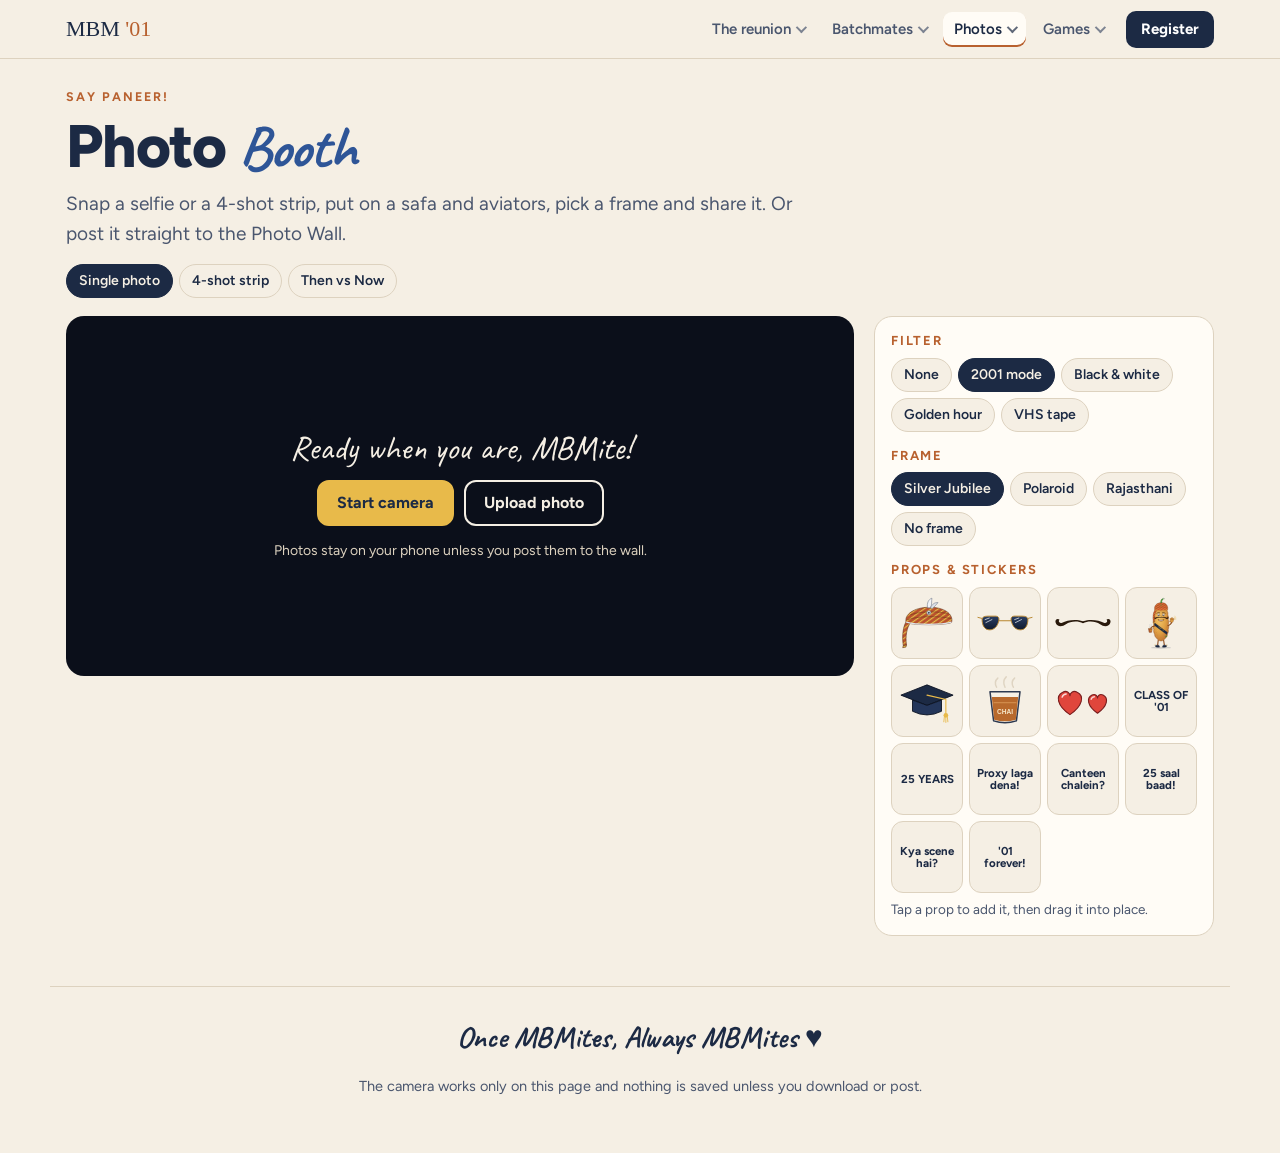
<file: booth.html>
<!doctype html><html lang="en"><head><meta charset="utf-8"><meta name="viewport" content="width=device-width,initial-scale=1,viewport-fit=cover">
<title>Photo Booth · MBM '01</title>
<link rel="preconnect" href="https://fonts.googleapis.com"><link rel="preconnect" href="https://fonts.gstatic.com" crossorigin>
<link rel="stylesheet" href="https://fonts.googleapis.com/css2?family=Caveat:wght@500;700&family=Figtree:wght@400;500;600;700;800&family=Permanent+Marker&display=swap">
<style>
:root{--ground:#F5EFE4;--paper:#FFFCF6;--ink:#1C2A44;--ink-2:#4A566E;--line:#DDD2BF;--sand:#B8612F;--blue:#2E5597;--mustard:#E8BA4A;--ok:#2E7D4F;--err:#B03A2E;
--display:"Permanent Marker",cursive;--hand:"Caveat","Segoe Print",cursive;--body:"Figtree",system-ui,-apple-system,"Segoe UI",Roboto,sans-serif}
@media (prefers-color-scheme:dark){:root:not([data-theme="light"]){color-scheme:dark;--ground:#0F1526;--paper:#18203A;--ink:#F1E9DA;--ink-2:#B5BCCB;--line:#2C3656;--sand:#E08E5B;--blue:#86A8E6;--mustard:#E4B862;--ok:#6CC08F;--err:#F08A7E}}
:root[data-theme="dark"]{color-scheme:dark;--ground:#0F1526;--paper:#18203A;--ink:#F1E9DA;--ink-2:#B5BCCB;--line:#2C3656;--sand:#E08E5B;--blue:#86A8E6;--mustard:#E4B862;--ok:#6CC08F;--err:#F08A7E}
*{box-sizing:border-box}body{margin:0;background:var(--ground);color:var(--ink);font:17px/1.6 var(--body);-webkit-font-smoothing:antialiased}
a{color:var(--blue)}:focus-visible{outline:3px solid var(--mustard);outline-offset:2px;border-radius:4px}
.wrap{max-width:1180px;margin-inline:auto;padding-inline:16px}
nav{position:sticky;top:env(safe-area-inset-top,0px);z-index:5;background:color-mix(in srgb,var(--ground) 90%,transparent);backdrop-filter:blur(10px);-webkit-backdrop-filter:blur(10px);border-bottom:1px solid var(--line)}
nav .wrap{display:flex;align-items:center;gap:14px;height:56px}
.brand{font-family:var(--display);font-size:22px;color:var(--ink);text-decoration:none}.brand b{color:var(--sand);font-weight:400}
nav .links{margin-left:auto;display:flex;gap:4px}
nav .links a{padding:6px 10px;border-radius:8px;color:var(--ink-2);text-decoration:none;font-weight:600;font-size:14.5px;white-space:nowrap}
header{padding-block:28px 4px}
.label{font-size:12.5px;font-weight:700;letter-spacing:.16em;text-transform:uppercase;color:var(--sand)}
h1{font-size:clamp(36px,7vw,60px);line-height:1;margin:.15em 0 .2em;font-weight:800;letter-spacing:-.02em}
h1 .hand{font-family:var(--hand);color:var(--blue);font-weight:700}
.lead{font-size:clamp(16px,2.2vw,19px);max-width:62ch;color:var(--ink-2);margin:0 0 10px}
.btn{display:inline-flex;align-items:center;justify-content:center;gap:8px;font:700 16px/1 var(--body);padding:13px 18px;border-radius:12px;border:2px solid var(--ink);background:var(--ink);color:var(--ground);text-decoration:none;cursor:pointer;position:relative;overflow:hidden}
.btn.ghost{background:transparent;color:var(--ink)}
.btn.sm{font-size:14px;padding:9px 12px;border-radius:10px}
.btn:disabled{opacity:.5;cursor:not-allowed}
.btn input[type=file]{position:absolute;inset:0;opacity:0;cursor:pointer}
.booth{display:grid;grid-template-columns:minmax(0,1fr) 340px;gap:20px;margin-top:18px;align-items:start}
@media (max-width:900px){.booth{grid-template-columns:1fr}}
.stagebox{background:#0b0f1a;border-radius:18px;padding:12px;display:grid;place-items:center;min-height:360px;position:relative;overflow:hidden}
#video{max-width:100%;max-height:70vh;border-radius:10px;transform:scaleX(-1);display:none;background:#000}
#out{max-width:100%;max-height:74vh;display:none;border-radius:6px;touch-action:none;cursor:grab}
.empty{color:#DDD2BF;text-align:center;padding:30px 10px;display:grid;gap:14px;justify-items:center}
.empty .hand{font-family:var(--hand);font-size:34px;color:#F5EFE4;line-height:1.1}
.count{position:absolute;inset:0;display:grid;place-items:center;font:800 min(40vw,220px)/1 var(--body);color:#fff;text-shadow:0 6px 30px rgba(0,0,0,.6);pointer-events:none}
.flash{position:absolute;inset:0;background:#fff;opacity:0;pointer-events:none;transition:opacity .35s}
.flash.on{opacity:.95;transition:none}
.shots{position:absolute;top:12px;left:12px;display:flex;gap:6px}
.shots img{width:52px;height:40px;object-fit:cover;border-radius:5px;border:2px solid #fff}
.shutter{display:flex;gap:10px;justify-content:center;flex-wrap:wrap;margin-top:12px}
.snap{width:76px;height:76px;border-radius:50%;border:5px solid var(--ink);background:var(--mustard);cursor:pointer;font:800 14px/1 var(--body);color:#1C2A44}
.snap:disabled{opacity:.4;cursor:not-allowed}
.panel{background:var(--paper);border:1px solid var(--line);border-radius:18px;padding:14px 16px;display:grid;gap:14px}
.panel h2{margin:0 0 6px;font-size:13px;letter-spacing:.14em;text-transform:uppercase;color:var(--sand)}
.chips{display:flex;flex-wrap:wrap;gap:6px}
.chip{font:600 14px/1 var(--body);padding:9px 12px;border-radius:999px;border:1.5px solid var(--line);background:var(--ground);color:var(--ink);cursor:pointer}
.chip[aria-pressed="true"]{background:var(--ink);color:var(--ground);border-color:var(--ink)}
.stk{display:grid;grid-template-columns:repeat(4,minmax(0,1fr));gap:6px}
.stk button{min-width:0;overflow:hidden;aspect-ratio:1;border-radius:12px;border:1.5px solid var(--line);background:var(--ground);cursor:pointer;display:grid;place-items:center;padding:6px;font:700 11.5px/1.1 var(--body);color:var(--ink)}
.stk button img{max-width:100%;max-height:52px;object-fit:contain}
.sel{display:none;gap:6px;flex-wrap:wrap;align-items:center;font-size:14px}
.sel.on{display:flex}
.note{font-size:13.5px;color:var(--ink-2);margin:0}
.oldpick{display:none;gap:10px;align-items:center;background:var(--ground);border-radius:12px;padding:10px}
.oldpick.on{display:flex}
.oldpick img{width:56px;height:56px;object-fit:cover;border-radius:8px}
.save{display:grid;gap:8px}
.inp{font:500 15px var(--body);padding:10px 12px;border-radius:10px;border:1.5px solid var(--line);background:var(--ground);color:var(--ink);width:100%}
.consent{display:flex;gap:8px;align-items:flex-start;font-size:14px}
.consent input{margin-top:3px;width:18px;height:18px}
.msg{font-size:14.5px;font-weight:600;min-height:1.3em;margin:0}
.msg.ok{color:var(--ok)}.msg.err{color:var(--err)}
.hide{display:none!important}
footer{margin-top:50px;border-top:1px solid var(--line);padding-block:26px 40px;text-align:center;color:var(--ink-2);font-size:14.5px}
footer .hand{font-family:var(--hand);font-size:30px;font-weight:700;color:var(--ink)}
</style><link rel="stylesheet" href="theme.css?v=2">
<link rel="manifest" href="manifest.webmanifest"><meta name="theme-color" content="#1C2A44"><meta name="apple-mobile-web-app-capable" content="yes"><meta name="mobile-web-app-capable" content="yes"><meta name="apple-mobile-web-app-status-bar-style" content="black-translucent"><meta name="apple-mobile-web-app-title" content="MBM '01"><link rel="apple-touch-icon" href="apple-touch-icon.png"><link rel="icon" type="image/png" sizes="32x32" href="favicon-32.png">
</head><body>
<nav><div class="wrap"><a class="brand" href="index.html">MBM <b>'01</b></a>
<div class="links"><a href="index.html">Home</a><a href="menu.html">Menu</a><a href="wall.html">Photo Wall</a></div></div></nav>
<main class="wrap">
<header>
  <div class="label">Say paneer!</div>
  <h1>Photo <span class="hand">Booth</span></h1>
  <p class="lead">Snap a selfie or a 4-shot strip, put on a safa and aviators, pick a frame and share it. Or post it straight to the Photo Wall.</p>
</header>

<div class="chips" role="group" aria-label="Booth mode" id="modes">
  <button class="chip" data-mode="single" aria-pressed="true">Single photo</button>
  <button class="chip" data-mode="strip" aria-pressed="false">4-shot strip</button>
  <button class="chip" data-mode="thennow" aria-pressed="false">Then vs Now</button>
</div>

<div class="booth">
  <div>
    <div class="stagebox" id="stagebox">
      <video id="video" playsinline muted></video>
      <canvas id="out" aria-label="Your photo booth picture"></canvas>
      <div class="empty" id="empty">
        <span class="hand">Ready when you are, MBMite!</span>
        <div class="shutter" style="margin:0">
          <button class="btn" id="camBtn" type="button" style="background:#E8BA4A;color:#1C2A44;border-color:#E8BA4A">Start camera</button>
          <label class="btn ghost" style="color:#F5EFE4;border-color:#F5EFE4">Upload photo<input type="file" id="upl" accept="image/*" multiple></label>
        </div>
        <span style="font-size:14px">Photos stay on your phone unless you post them to the wall.</span>
      </div>
      <div class="shots" id="shots"></div>
      <div class="count" id="count"></div>
      <div class="flash" id="flash"></div>
    </div>
    <div class="shutter" id="liveBar">
      <button class="snap hide" id="snap" type="button" aria-label="Take photo">SNAP</button>
    </div>
    <div class="shutter hide" id="doneBar">
      <button class="btn ghost sm" id="retake" type="button">↺ Retake</button>
      <button class="btn sm" id="dlBtn" type="button">Download</button>
      <button class="btn sm" id="shareBtn" type="button">Share</button>
    </div>
  </div>

  <aside class="panel" aria-label="Booth controls">
    <div class="oldpick" id="oldpick">
      <img id="oldThumb" alt="" class="hide">
      <div style="flex:1"><b style="font-size:15px">Your 2001 photo</b><p class="note" id="oldNote">Pick an old photo first, then snap today's.</p></div>
      <label class="btn sm">Choose<input type="file" id="oldFile" accept="image/*"></label>
    </div>
    <div><h2>Filter</h2><div class="chips" id="filters"></div></div>
    <div><h2>Frame</h2><div class="chips" id="frames"></div></div>
    <div><h2>Props &amp; stickers</h2><div class="stk" id="stickers"></div>
      <p class="note" style="margin-top:6px">Tap a prop to add it, then drag it into place.</p>
      <div class="sel" id="selbar" style="margin-top:8px">
        <button class="btn sm ghost" data-op="smaller" type="button">−</button>
        <button class="btn sm ghost" data-op="bigger" type="button">+</button>
        <button class="btn sm ghost" data-op="left" type="button">⟲</button>
        <button class="btn sm ghost" data-op="right" type="button">⟳</button>
        <button class="btn sm ghost" data-op="flip" type="button">⇋</button>
        <button class="btn sm ghost" data-op="del" type="button">Delete</button>
      </div>
    </div>
    <div class="save hide" id="post">
      <h2 style="margin:0">Post to the Photo Wall</h2>
      <input class="inp" id="me" list="names" maxlength="60" placeholder="Your name">
      <input class="inp" id="cap" maxlength="120" placeholder="Caption (optional)">
      <label class="consent"><input type="checkbox" id="ok"> Show this on the reunion website.</label>
      <button class="btn" id="postBtn" type="button">Post to wall</button>
      <p class="msg" id="msg" role="status" aria-live="polite"></p>
    </div>
  </aside>
</div>
</main>
<datalist id="names"></datalist>
<footer class="wrap"><div class="hand">Once MBMites, Always MBMites ♥</div><p>The camera works only on this page and nothing is saved unless you download or post.</p></footer>

<script src="names.js"></script>
<script src="auth.js"></script>
<script>
(function(){
  var API_URL = "https://script.google.com/macros/s/AKfycby7EIHjCJ053khkkMHN4-gx1mttPKGnQrIkiNw7YXcTFotYF1it1OUQYgCQzlJSMfd9Ng/exec";
  var CODE = "MBM2001";
  var SVG = {"safa":"<svg xmlns=\"http://www.w3.org/2000/svg\" viewBox=\"112 40 360 355\" width=\"720\" height=\"710\"><defs><pattern id=\"lh\" width=\"28\" height=\"28\" patternUnits=\"userSpaceOnUse\" patternTransform=\"rotate(-35)\"><rect width=\"28\" height=\"28\" fill=\"#B8612F\"/><rect width=\"28\" height=\"7\" fill=\"#E8BA4A\"/><rect y=\"14\" width=\"28\" height=\"5\" fill=\"#C0392B\"/></pattern></defs><g stroke=\"#5C2E14\" stroke-width=\"4\" stroke-linejoin=\"round\"><path d=\"M156 196 C 124 236, 118 310, 128 372 L 150 368 C 142 310, 150 250, 180 212 Z\" fill=\"url(#lh)\"/><path d=\"M128 372 L 124 386 L 146 382 L 150 368 Z\" fill=\"#E8BA4A\"/><path d=\"M148 214 C 132 160, 200 112, 305 110 C 410 108, 478 156, 462 214 C 420 234, 190 234, 148 214 Z\" fill=\"url(#lh)\"/><path d=\"M156 196 C 220 170, 380 166, 460 188\" fill=\"none\" stroke-width=\"3\"/><path d=\"M176 162 C 236 138, 370 134, 440 156\" fill=\"none\" stroke-width=\"3\"/><path d=\"M148 212 C 220 232, 390 232, 462 212\" fill=\"none\" stroke=\"#DDE2E9\" stroke-width=\"9\"/><path d=\"M296 114 C 290 82, 302 56, 326 48 C 322 72, 328 90, 316 114 Z\" fill=\"#F2F4F7\" stroke=\"#6E7788\"/><path d=\"M316 114 C 326 90, 346 76, 368 78 C 354 94, 346 106, 328 118 Z\" fill=\"#DDE2E9\" stroke=\"#6E7788\"/><circle cx=\"305\" cy=\"148\" r=\"14\" fill=\"#DDE2E9\" stroke=\"#6E7788\"/><circle cx=\"305\" cy=\"148\" r=\"6\" fill=\"#1C2A44\" stroke=\"none\"/></g></svg>","aviators":"<svg xmlns=\"http://www.w3.org/2000/svg\" viewBox=\"152 300 306 84\" width=\"918\" height=\"252\"><defs><linearGradient id=\"lens\" x1=\"0\" y1=\"0\" x2=\"0\" y2=\"1\"><stop offset=\"0\" stop-color=\"#2B3F63\"/><stop offset=\"1\" stop-color=\"#101A2E\"/></linearGradient></defs><g stroke=\"#B8862F\" stroke-width=\"5\" stroke-linejoin=\"round\"><path d=\"M254 330 L 356 330\" fill=\"none\" stroke-width=\"6\"/><path d=\"M184 322 C 184 312, 196 306, 214 306 L 256 306 C 270 306, 276 316, 272 330 C 266 362, 246 378, 224 378 C 198 378, 184 356, 184 322 Z\" fill=\"url(#lens)\"/><path d=\"M338 330 C 334 316, 340 306, 354 306 L 396 306 C 414 306, 426 312, 426 322 C 426 356, 412 378, 386 378 C 364 378, 344 362, 338 330 Z\" fill=\"url(#lens)\"/><path d=\"M184 318 L 160 312 M 426 318 L 450 312\" fill=\"none\"/></g><path d=\"M200 324 L 222 316 M 204 340 L 236 324\" stroke=\"#FFFFFF\" stroke-width=\"5\" stroke-linecap=\"round\" opacity=\".7\"/><path d=\"M356 324 L 378 316 M 360 340 L 392 324\" stroke=\"#FFFFFF\" stroke-width=\"5\" stroke-linecap=\"round\" opacity=\".7\"/></svg>","moustache":"<svg xmlns=\"http://www.w3.org/2000/svg\" viewBox=\"198 372 214 46\" width=\"856\" height=\"184\"><path d=\"M305 396 C 286 386, 258 388, 242 400 C 226 412, 208 408, 204 394 C 200 384, 210 376, 218 382 C 212 390, 218 398, 228 394 C 244 386, 274 378, 305 388 C 336 378, 366 386, 382 394 C 392 398, 398 390, 392 382 C 400 376, 410 384, 406 394 C 402 408, 384 412, 368 400 C 352 388, 324 386, 305 396 Z\" fill=\"#2A1A0C\"/></svg>","mirchi":"<svg width=\"480\" height=\"780\" xmlns=\"http://www.w3.org/2000/svg\" viewBox=\"60 30 480 780\" role=\"img\" aria-label=\"Mirchi Mama, the MBM '01 reunion mascot: a smiling mirchi bada in a leheriya safa with a big moustache, holding a kulhad of chai\"> <defs> <radialGradient id=\"batter\" cx=\"40%\" cy=\"35%\" r=\"75%\"> <stop offset=\"0\" stop-color=\"#F4C66A\"/> <stop offset=\".55\" stop-color=\"#E0A043\"/> <stop offset=\"1\" stop-color=\"#B8692C\"/> </radialGradient> <pattern id=\"leheriya\" width=\"28\" height=\"28\" patternUnits=\"userSpaceOnUse\" patternTransform=\"rotate(-35)\"> <rect width=\"28\" height=\"28\" fill=\"#C0392B\"/> <rect y=\"0\" width=\"28\" height=\"7\" fill=\"#E8BA4A\"/> <rect y=\"14\" width=\"28\" height=\"5\" fill=\"#E67E22\"/> </pattern> <linearGradient id=\"chilli\" x1=\"0\" y1=\"0\" x2=\"1\" y2=\"1\"> <stop offset=\"0\" stop-color=\"#7BC043\"/> <stop offset=\"1\" stop-color=\"#2E7D32\"/> </linearGradient> </defs> <ellipse cx=\"300\" cy=\"790\" rx=\"150\" ry=\"15\" fill=\"#1C2A44\" opacity=\".18\"/> <path d=\"M258 680 L 250 752\" stroke=\"#8A4A1C\" stroke-width=\"16\" stroke-linecap=\"round\"/> <path d=\"M340 680 L 350 752\" stroke=\"#8A4A1C\" stroke-width=\"16\" stroke-linecap=\"round\"/> <path d=\"M212 760 Q 214 782 246 784 L 276 784 Q 284 766 266 752 L 228 752 Q 214 752 212 760 Z\" fill=\"#1C2A44\" stroke=\"#0F1A2E\" stroke-width=\"4\" stroke-linejoin=\"round\"/> <path d=\"M388 760 Q 386 782 354 784 L 324 784 Q 316 766 334 752 L 372 752 Q 386 752 388 760 Z\" fill=\"#1C2A44\" stroke=\"#0F1A2E\" stroke-width=\"4\" stroke-linejoin=\"round\"/> <path d=\"M214 762 Q 200 750 210 738\" fill=\"none\" stroke=\"#E8BA4A\" stroke-width=\"5\" stroke-linecap=\"round\"/> <path d=\"M386 762 Q 400 750 390 738\" fill=\"none\" stroke=\"#E8BA4A\" stroke-width=\"5\" stroke-linecap=\"round\"/> <path d=\"M300 170 C 330 168, 352 178, 366 196 C 380 204, 392 222, 392 240 C 404 256, 408 280, 402 300 C 414 320, 416 348, 408 370 C 418 392, 418 420, 410 442 C 420 466, 418 494, 408 516 C 414 540, 410 566, 396 586 C 398 612, 384 636, 364 650 C 352 672, 326 688, 300 690 C 274 688, 248 672, 236 650 C 216 636, 202 612, 204 586 C 190 566, 186 540, 192 516 C 182 494, 180 466, 190 442 C 182 420, 182 392, 192 370 C 184 348, 186 320, 198 300 C 192 280, 196 256, 208 240 C 208 222, 220 204, 234 196 C 248 178, 270 168, 300 170 Z\" fill=\"url(#batter)\" stroke=\"#8A4A1C\" stroke-width=\"6\" stroke-linejoin=\"round\"/> <g fill=\"#9C5A22\" opacity=\".55\"> <circle cx=\"232\" cy=\"560\" r=\"4\"/><circle cx=\"252\" cy=\"600\" r=\"3\"/><circle cx=\"370\" cy=\"560\" r=\"4\"/><circle cx=\"352\" cy=\"610\" r=\"3\"/> <circle cx=\"224\" cy=\"470\" r=\"3\"/><circle cx=\"382\" cy=\"480\" r=\"3\"/><circle cx=\"300\" cy=\"640\" r=\"4\"/><circle cx=\"274\" cy=\"660\" r=\"3\"/> <circle cx=\"330\" cy=\"655\" r=\"3\"/><circle cx=\"214\" cy=\"520\" r=\"3\"/><circle cx=\"392\" cy=\"530\" r=\"3\"/> </g> <g fill=\"#FBE3A6\" opacity=\".7\"> <circle cx=\"248\" cy=\"530\" r=\"3\"/><circle cx=\"360\" cy=\"590\" r=\"2.5\"/><circle cx=\"238\" cy=\"620\" r=\"2.5\"/><circle cx=\"376\" cy=\"450\" r=\"2.5\"/> </g> <path d=\"M372 612 C 382 600, 392 606, 388 620 C 384 634, 368 640, 362 630 C 358 624, 364 618, 372 612 Z\" fill=\"url(#chilli)\" stroke=\"#8A4A1C\" stroke-width=\"4\" stroke-linejoin=\"round\"/> <path d=\"M206 420 L 394 560 L 386 594 L 198 454 Z\" fill=\"#1C2A44\" stroke=\"#0F1A2E\" stroke-width=\"4\" stroke-linejoin=\"round\"/> <text x=\"0\" y=\"0\" transform=\"translate(300 512) rotate(36.7)\" text-anchor=\"middle\" font-family=\"Arial Black, Arial, sans-serif\" font-weight=\"900\" font-size=\"22\" fill=\"#E8BA4A\" letter-spacing=\"2\">MBM '01</text> <path d=\"M200 470 Q 150 470 140 520\" fill=\"none\" stroke=\"#8A4A1C\" stroke-width=\"16\" stroke-linecap=\"round\"/> <path d=\"M112 506 L 168 506 L 160 560 Q 140 568 120 560 Z\" fill=\"#B8612F\" stroke=\"#5C2E14\" stroke-width=\"4\" stroke-linejoin=\"round\"/> <path d=\"M112 506 L 168 506\" stroke=\"#7E3D17\" stroke-width=\"7\" stroke-linecap=\"round\"/> <ellipse cx=\"140\" cy=\"506\" rx=\"26\" ry=\"5\" fill=\"#C9954F\"/> <path d=\"M128 492 Q 118 478 130 466 Q 140 454 132 440 M 150 492 Q 142 476 154 464 Q 164 452 156 438\" fill=\"none\" stroke=\"#9AA3B1\" stroke-width=\"4\" stroke-linecap=\"round\" opacity=\".8\"/> <circle cx=\"150\" cy=\"528\" r=\"14\" fill=\"#E0A043\" stroke=\"#8A4A1C\" stroke-width=\"4\"/> <path d=\"M402 460 Q 452 446 462 404\" fill=\"none\" stroke=\"#8A4A1C\" stroke-width=\"16\" stroke-linecap=\"round\"/> <g fill=\"#E0A043\" stroke=\"#8A4A1C\" stroke-width=\"4\" stroke-linejoin=\"round\"> <ellipse cx=\"444\" cy=\"366\" rx=\"8\" ry=\"17\" transform=\"rotate(-28 444 366)\"/> <ellipse cx=\"458\" cy=\"358\" rx=\"8\" ry=\"19\" transform=\"rotate(-10 458 358)\"/> <ellipse cx=\"474\" cy=\"358\" rx=\"8\" ry=\"19\" transform=\"rotate(8 474 358)\"/> <ellipse cx=\"488\" cy=\"366\" rx=\"7.5\" ry=\"16\" transform=\"rotate(26 488 366)\"/> <ellipse cx=\"438\" cy=\"396\" rx=\"7.5\" ry=\"14\" transform=\"rotate(-62 438 396)\"/> <circle cx=\"464\" cy=\"390\" r=\"22\"/> </g> <path d=\"M500 330 Q 514 346 508 364 M 510 316 Q 530 340 522 370\" fill=\"none\" stroke=\"#E8BA4A\" stroke-width=\"5\" stroke-linecap=\"round\"/> <path d=\"M236 272 Q 256 256 282 266\" fill=\"none\" stroke=\"#3B2410\" stroke-width=\"9\" stroke-linecap=\"round\"/> <path d=\"M318 266 Q 344 256 364 272\" fill=\"none\" stroke=\"#3B2410\" stroke-width=\"9\" stroke-linecap=\"round\"/> <ellipse cx=\"262\" cy=\"298\" rx=\"17\" ry=\"20\" fill=\"#FFFFFF\" stroke=\"#3B2410\" stroke-width=\"4\"/> <ellipse cx=\"338\" cy=\"298\" rx=\"17\" ry=\"20\" fill=\"#FFFFFF\" stroke=\"#3B2410\" stroke-width=\"4\"/> <circle cx=\"266\" cy=\"302\" r=\"9\" fill=\"#2A1A0C\"/><circle cx=\"334\" cy=\"302\" r=\"9\" fill=\"#2A1A0C\"/> <circle cx=\"269\" cy=\"298\" r=\"3\" fill=\"#FFFFFF\"/><circle cx=\"337\" cy=\"298\" r=\"3\" fill=\"#FFFFFF\"/> <path d=\"M300 306 Q 316 330 298 338\" fill=\"none\" stroke=\"#8A4A1C\" stroke-width=\"5\" stroke-linecap=\"round\"/> <path d=\"M252 368 Q 300 420 348 368 Q 300 388 252 368 Z\" fill=\"#7A2E1A\" stroke=\"#3B2410\" stroke-width=\"4\" stroke-linejoin=\"round\"/> <path d=\"M268 376 Q 300 390 332 376 L 328 384 Q 300 396 272 384 Z\" fill=\"#FFFFFF\"/> <ellipse cx=\"226\" cy=\"340\" rx=\"15\" ry=\"9\" fill=\"#E0633A\" opacity=\".45\"/> <ellipse cx=\"374\" cy=\"340\" rx=\"15\" ry=\"9\" fill=\"#E0633A\" opacity=\".45\"/> <path d=\"M300 344 C 280 334, 250 336, 232 350 C 214 364, 196 360, 190 344 C 186 332, 196 322, 206 328 C 198 336, 204 346, 214 342 C 232 334, 262 324, 300 336 C 338 324, 368 334, 386 342 C 396 346, 402 336, 394 328 C 404 322, 414 332, 410 344 C 404 360, 386 364, 368 350 C 350 336, 320 334, 300 344 Z\" fill=\"#2A1A0C\" stroke=\"#2A1A0C\" stroke-width=\"2\" stroke-linejoin=\"round\"/> <g stroke=\"#5C2E14\" stroke-width=\"4\" stroke-linejoin=\"round\"> <path d=\"M220 214 C 180 250, 172 330, 184 400 L 206 396 C 198 330, 206 266, 240 228 Z\" fill=\"url(#leheriya)\"/> <path d=\"M184 400 L 180 414 L 202 410 L 206 396 Z\" fill=\"#E8BA4A\"/> <path d=\"M206 226 C 190 170, 228 118, 300 114 C 372 110, 414 160, 398 226 C 360 244, 244 244, 206 226 Z\" fill=\"url(#leheriya)\"/> <path d=\"M212 204 C 250 180, 334 172, 396 190\" fill=\"none\" stroke-width=\"3\"/> <path d=\"M222 170 C 260 146, 330 140, 384 156\" fill=\"none\" stroke-width=\"3\"/> <path d=\"M206 224 C 264 242, 344 240, 398 224\" fill=\"none\" stroke=\"#E8BA4A\" stroke-width=\"8\"/> <path d=\"M296 120 C 290 92, 300 66, 322 58 C 330 56, 336 62, 332 68 C 316 76, 310 96, 312 120 Z\" fill=\"url(#chilli)\" stroke=\"#1E5A22\"/> <path d=\"M318 62 C 328 48, 346 46, 352 54\" fill=\"none\" stroke=\"#1E5A22\" stroke-width=\"6\" stroke-linecap=\"round\"/> <circle cx=\"300\" cy=\"150\" r=\"12\" fill=\"#E8BA4A\" stroke=\"#5C2E14\"/> <circle cx=\"300\" cy=\"150\" r=\"5\" fill=\"#1C2A44\" stroke=\"none\"/> </g>\n</svg>","cap":"<svg xmlns=\"http://www.w3.org/2000/svg\" viewBox=\"0 0 200 150\" width=\"400\" height=\"300\"><path d=\"M100 20 L190 55 L100 90 L10 55 Z\" fill=\"#1C2A44\" stroke=\"#0B1220\" stroke-width=\"3\" stroke-linejoin=\"round\"/><path d=\"M50 72 L50 110 Q100 135 150 110 L150 72 L100 90 Z\" fill=\"#24365A\" stroke=\"#0B1220\" stroke-width=\"3\" stroke-linejoin=\"round\"/><path d=\"M100 55 L165 70 L165 118\" fill=\"none\" stroke=\"#E8BA4A\" stroke-width=\"4\" stroke-linecap=\"round\"/><circle cx=\"165\" cy=\"124\" r=\"8\" fill=\"#E8BA4A\"/><path d=\"M160 128 L158 146 M165 130 L165 148 M170 128 L172 146\" stroke=\"#E8BA4A\" stroke-width=\"3\" stroke-linecap=\"round\"/></svg>","chai":"<svg xmlns=\"http://www.w3.org/2000/svg\" viewBox=\"0 0 160 170\" width=\"320\" height=\"340\"><path d=\"M52 40 Q 42 22 56 10 M80 40 Q 70 20 84 6 M108 40 Q 98 22 112 10\" fill=\"none\" stroke=\"#DDD2BF\" stroke-width=\"5\" stroke-linecap=\"round\" opacity=\".9\"/><path d=\"M30 55 L130 55 L118 150 Q 80 162 42 150 Z\" fill=\"#F7F1E6\" stroke=\"#1C2A44\" stroke-width=\"5\" stroke-linejoin=\"round\" opacity=\".92\"/><path d=\"M36 72 L124 72 L116 146 Q 80 156 44 146 Z\" fill=\"#B8692C\"/><path d=\"M42 90 L118 90\" stroke=\"#D08A4A\" stroke-width=\"4\"/><text x=\"80\" y=\"128\" text-anchor=\"middle\" font-family=\"Arial Black,Arial\" font-weight=\"900\" font-size=\"22\" fill=\"#F5E6C8\">CHAI</text></svg>","hearts":"<svg xmlns=\"http://www.w3.org/2000/svg\" viewBox=\"0 0 200 120\" width=\"400\" height=\"240\"><g stroke=\"#7A1E1E\" stroke-width=\"4\" stroke-linejoin=\"round\"><path d=\"M55 105 C 10 75, 5 40, 30 28 C 45 20, 55 32, 55 40 C 55 32, 65 20, 80 28 C 105 40, 100 75, 55 105 Z\" fill=\"#E0463C\"/><path d=\"M150 100 C 115 76, 111 48, 131 38 C 143 32, 150 42, 150 48 C 150 42, 157 32, 169 38 C 189 48, 185 76, 150 100 Z\" fill=\"#E0463C\"/></g><path d=\"M28 45 Q 32 34 42 34 M 128 52 Q 131 44 139 44\" stroke=\"#fff\" stroke-width=\"5\" fill=\"none\" stroke-linecap=\"round\" opacity=\".8\"/></svg>"};
  var $=function(id){return document.getElementById(id);};
  function store(k,v){ try{ if(v===undefined) return localStorage.getItem(k); localStorage.setItem(k,v); }catch(e){ return null; } }
  function norm(s){ return (s||"").toLowerCase().replace(/[^a-z]/g,""); }

  // names
  var NAMEMAP={}; Object.keys(window.MBM_ROSTER||{}).forEach(function(b){ window.MBM_ROSTER[b].forEach(function(n){ if(n.indexOf("|memory")<0) NAMEMAP[norm(n)]=n; }); });
  Object.keys(NAMEMAP).map(function(k){return NAMEMAP[k];}).sort().forEach(function(n){ var o=document.createElement("option"); o.value=n; $("names").appendChild(o); });

  // sticker images
  var IMG={}; Object.keys(SVG).forEach(function(k){ var i=new Image(); i.src="data:image/svg+xml;charset=utf-8,"+encodeURIComponent(SVG[k]); i.onload=function(){ render(); }; IMG[k]=i; });

  var mode="single", filter="film", frame="jubilee";
  var shots=[];      // captured photo canvases (today)
  var oldPhoto=null; // canvas for then vs now
  var stickers=[], selected=-1;
  var stream=null, busy=false;
  var video=$("video"), out=$("out"), ctx=out.getContext("2d");

  var FILTERS=[["none","None"],["film","2001 mode"],["bw","Black & white"],["warm","Golden hour"],["vhs","VHS tape"]];
  var FRAMES=[["jubilee","Silver Jubilee"],["polaroid","Polaroid"],["rajasthani","Rajasthani"],["none","No frame"]];
  var PROPS=[["safa","img","Safa"],["aviators","img","Aviators"],["moustache","img","Moustache"],["mirchi","img","Mirchi Mama"],["cap","img","Grad cap"],["chai","img","Chai"],["hearts","img","Hearts"],
             ["b2001","badge","CLASS OF '01"],["b25","badge","25 YEARS"],["bub1","bubble","Proxy laga dena!"],["bub2","bubble","Canteen chalein?"],["bub3","bubble","25 saal baad!"],["bub4","bubble","Kya scene hai?"],["bub5","bubble","'01 forever!"]];
  var POS={safa:[.5,.22],aviators:[.5,.38],moustache:[.5,.52],mirchi:[.8,.72],cap:[.5,.18],chai:[.18,.78],hearts:[.78,.2],b2001:[.2,.18],b25:[.82,.82],bubble:[.7,.14]};
  var BASE_SIZE={safa:.5,aviators:.42,moustache:.3,mirchi:.3,cap:.35,chai:.18,hearts:.3,b2001:.26,b25:.24};

  function chips(el, list, get, set){ el.textContent=""; list.forEach(function(x){ var b=document.createElement("button"); b.type="button"; b.className="chip"; b.textContent=x[1]; b.setAttribute("aria-pressed", get()===x[0]); b.onclick=function(){ set(x[0]); chips(el,list,get,set); render(); }; el.appendChild(b); }); }
  chips($("filters"), FILTERS, function(){return filter;}, function(v){filter=v;});
  chips($("frames"), FRAMES, function(){return frame;}, function(v){frame=v;});
  PROPS.forEach(function(p){ var b=document.createElement("button"); b.type="button"; b.title=p[2]; b.setAttribute("aria-label","Add "+p[2]);
    if(p[1]==="img"){ var i=document.createElement("img"); i.alt=""; i.src="data:image/svg+xml;charset=utf-8,"+encodeURIComponent(SVG[p[0]]); b.appendChild(i); } else b.textContent=p[2];
    b.onclick=function(){ addSticker(p); }; $("stickers").appendChild(b); });
  document.querySelectorAll("#modes .chip").forEach(function(b){ b.onclick=function(){ if(busy) return; mode=b.dataset.mode; document.querySelectorAll("#modes .chip").forEach(function(x){x.setAttribute("aria-pressed",x===b);}); reset(); }; });

  // ---------- camera ----------
  function startCam(){
    if(!navigator.mediaDevices||!navigator.mediaDevices.getUserMedia){ alertMsg("This browser can't open the camera. Use Upload photo instead."); return; }
    navigator.mediaDevices.getUserMedia({video:{facingMode:"user",width:{ideal:1280},height:{ideal:960}},audio:false}).then(function(s){
      stream=s; video.srcObject=s; video.play(); showLive();
    }).catch(function(){ alertMsg("Camera blocked. Allow camera access in your browser, or use Upload photo."); });
  }
  function alertMsg(t){ var e=$("empty"); var p=e.querySelector(".camerr")||document.createElement("span"); p.className="camerr"; p.style.cssText="color:#F08A7E;font-weight:600"; p.textContent=t; e.appendChild(p); }
  $("camBtn").onclick=startCam;
  function showLive(){ $("empty").classList.add("hide"); out.style.display="none"; video.style.display="block"; $("snap").classList.remove("hide"); $("doneBar").classList.add("hide"); $("post").classList.add("hide"); updSnap(); }
  function updSnap(){ $("snap").disabled = busy || (mode==="thennow" && !oldPhoto); $("snap").textContent = mode==="strip" ? "4 SHOTS" : "SNAP"; }
  function grab(){ var c=document.createElement("canvas"); c.width=video.videoWidth; c.height=video.videoHeight; var g=c.getContext("2d"); g.translate(c.width,0); g.scale(-1,1); g.drawImage(video,0,0); return c; }
  function sleep(ms){ return new Promise(function(r){ setTimeout(r,ms); }); }
  function countdown(n){ var c=$("count"); return (function step(i){ if(i===0){ c.textContent=""; return Promise.resolve(); } c.textContent=i; return sleep(800).then(function(){ return step(i-1); }); })(n); }
  function flash(){ var f=$("flash"); f.classList.add("on"); requestAnimationFrame(function(){ requestAnimationFrame(function(){ f.classList.remove("on"); }); }); }
  $("snap").onclick=function(){
    if(busy) return; busy=true; updSnap(); shots=[]; $("shots").textContent="";
    var n = mode==="strip" ? 4 : 1, i=0;
    (function next(){
      if(i>=n){ busy=false; finish(); return; }
      countdown(i===0?3:2).then(function(){ var c=grab(); flash(); shots.push(c);
        if(n>1){ var t=document.createElement("img"); t.src=c.toDataURL("image/jpeg",.6); t.alt=""; $("shots").appendChild(t); }
        i++; return sleep(n>1?600:200); }).then(next);
    })();
  };
  function finish(){
    video.style.display="none"; $("snap").classList.add("hide"); $("shots").textContent="";
    out.style.display="block"; $("doneBar").classList.remove("hide"); $("post").classList.remove("hide"); $("msg").textContent="";
    $("me").value = store("mbm01me")||"";
    if(!stickers.length) defaultStickers();
    render();
  }
  function stop(){ if(stream){ stream.getTracks().forEach(function(t){t.stop();}); stream=null; } }
  function reset(){
    shots=[]; stickers=[]; selected=-1; selbar();
    $("oldpick").classList.toggle("on", mode==="thennow");
    out.style.display="none"; $("doneBar").classList.add("hide"); $("post").classList.add("hide");
    if(stream) showLive(); else { $("empty").classList.remove("hide"); video.style.display="none"; $("snap").classList.add("hide"); }
    updSnap();
  }
  $("retake").onclick=function(){ reset(); if(!stream) startCam(); };

  // ---------- uploads ----------
  function readImg(file){ return new Promise(function(res){ var u=URL.createObjectURL(file), im=new Image(); im.onload=function(){ var s=Math.min(1,1600/Math.max(im.width,im.height)); var c=document.createElement("canvas"); c.width=Math.round(im.width*s); c.height=Math.round(im.height*s); c.getContext("2d").drawImage(im,0,0,c.width,c.height); URL.revokeObjectURL(u); res(c); }; im.onerror=function(){ URL.revokeObjectURL(u); res(null); }; im.src=u; }); }
  $("upl").onchange=function(){ var fs=[].slice.call(this.files||[]); if(!fs.length) return;
    if(mode==="thennow" && !oldPhoto){ alertMsg("Pick your 2001 photo on the right first."); return; }
    var need = mode==="strip" ? 4 : 1; fs=fs.slice(0,need);
    Promise.all(fs.map(readImg)).then(function(cs){ cs=cs.filter(Boolean); if(!cs.length) return;
      while(mode==="strip" && cs.length<4) cs.push(cs[cs.length%Math.max(1,cs.length)]);
      shots=cs; $("empty").classList.add("hide"); finish(); }); this.value=""; };
  $("oldFile").onchange=function(){ var f=this.files&&this.files[0]; if(!f) return; readImg(f).then(function(c){ if(!c) return; oldPhoto=c; var t=$("oldThumb"); t.src=c.toDataURL("image/jpeg",.6); t.classList.remove("hide"); $("oldNote").textContent="Got it! Now snap or upload today's photo."; updSnap(); if(shots.length) render(); }); this.value=""; };

  // ---------- layout ----------
  function layout(){
    var F=FR[frame];
    var cells=[], W, H, cw, ch, pad=F.pad, gap=F.gap, head=F.head, foot=F.foot;
    if(mode==="single"){ cw=1080; ch=1350; W=cw+2*pad; H=ch+pad+Math.max(pad,foot)+head; cells.push({x:pad,y:pad+head,w:cw,h:ch}); }
    else if(mode==="strip"){ cw=640; ch=480; W=cw+2*pad; H=pad+head+4*ch+3*gap+Math.max(pad,foot); for(var i=0;i<4;i++) cells.push({x:pad,y:pad+head+i*(ch+gap),w:cw,h:ch}); }
    else { cw=720; ch=900; W=2*cw+gap+2*pad; H=ch+pad+head+Math.max(pad,foot); cells.push({x:pad,y:pad+head,w:cw,h:ch}); cells.push({x:pad+cw+gap,y:pad+head,w:cw,h:ch}); }
    return {W:W,H:H,cells:cells,F:F};
  }
  function cover(g, src, c){ var s=Math.max(c.w/src.width, c.h/src.height), w=src.width*s, h=src.height*s; g.drawImage(src, c.x+(c.w-w)/2, c.y+(c.h-h)/2, w, h); }

  // ---------- filters (pixel based: works on iPhone too) ----------
  function applyFilter(g, c, f, seed){
    if(f==="none") return;
    var d=g.getImageData(c.x,c.y,c.w,c.h), p=d.data, n=p.length, r, gg, b, l, i, rnd=seed*9301+49297;
    function rand(){ rnd=(rnd*9301+49297)%233280; return rnd/233280; }
    for(i=0;i<n;i+=4){
      r=p[i]; gg=p[i+1]; b=p[i+2];
      if(f==="film"){ var sr=.393*r+.769*gg+.189*b, sg=.349*r+.686*gg+.168*b, sb=.272*r+.534*gg+.131*b;
        r=r*.45+sr*.55; gg=gg*.45+sg*.55; b=b*.45+sb*.5; r=r*.88+22; gg=gg*.88+16; b=b*.85+14; var gr=(rand()-.5)*26; r+=gr; gg+=gr; b+=gr; }
      else if(f==="bw"){ l=.3*r+.59*gg+.11*b; l=(l-128)*1.18+128+(rand()-.5)*14; r=gg=b=l; }
      else if(f==="warm"){ l=.3*r+.59*gg+.11*b; r=l+(r-l)*1.2; gg=l+(gg-l)*1.2; b=l+(b-l)*1.2; r=r*1.08+8; gg=gg*1.02+4; b=b*.86; }
      else if(f==="vhs"){ r=r*1.05; b=b*1.08+6; var nz=(rand()-.5)*30; r+=nz; gg+=nz; b+=nz; }
      p[i]=r; p[i+1]=gg; p[i+2]=b;
    }
    if(f==="vhs"){ // chroma shift + scanlines
      var W=c.w, H=c.h, cp=new Uint8ClampedArray(p), sh=Math.round(W*0.006)*4;
      for(var y=0;y<H;y++){ var row=y*W*4, dark=(y%4<2)?0.82:1;
        for(var x=0;x<W;x++){ var k=row+x*4; var kr=Math.min(row+(W-1)*4, k+sh), kb=Math.max(row, k-sh);
          p[k]=cp[kr]*dark; p[k+1]=cp[k+1]*dark; p[k+2]=cp[kb+2]*dark; } } }
    g.putImageData(d,c.x,c.y);
    var u=c.w/640;
    if(f==="film"){ // orange date stamp like old cameras
      g.save(); g.font="700 "+Math.round(34*u)+"px 'Courier New',monospace"; g.textAlign="right"; g.fillStyle="#FF9A2E"; g.shadowColor="rgba(255,120,20,.9)"; g.shadowBlur=8*u;
      g.fillText("'01 12 25", c.x+c.w-24*u, c.y+c.h-24*u); g.restore();
      var v=g.createRadialGradient(c.x+c.w/2,c.y+c.h/2,Math.min(c.w,c.h)*.35,c.x+c.w/2,c.y+c.h/2,Math.max(c.w,c.h)*.75); v.addColorStop(0,"rgba(40,20,0,0)"); v.addColorStop(1,"rgba(40,20,0,.45)"); g.fillStyle=v; g.fillRect(c.x,c.y,c.w,c.h);
    }
    if(f==="vhs"){ g.save(); g.font="700 "+Math.round(30*u)+"px 'Courier New',monospace"; g.fillStyle="#fff"; g.shadowColor="rgba(0,0,0,.6)"; g.shadowBlur=4*u;
      g.fillText("PLAY ▶", c.x+22*u, c.y+44*u); g.fillText("DEC 25 2001", c.x+22*u, c.y+c.h-24*u); g.textAlign="right"; g.fillText("SP 0:25:01", c.x+c.w-22*u, c.y+c.h-24*u); g.restore(); }
  }

  // ---------- frames ----------
  var FR={
    none:{pad:0,gap:14,head:0,foot:0,bg:"#111"},
    jubilee:{pad:40,gap:26,head:0,foot:190,bg:"#1C2A44",draw:function(g,L){ var W=L.W,H=L.H,u=W/1160; g.strokeStyle="#E8BA4A"; g.lineWidth=3*u; g.strokeRect(16*u,16*u,W-32*u,H-32*u);
        var y=H-L.F.foot/2-10*u; g.textAlign="center"; g.fillStyle="#F5EFE4"; g.font=Math.round(76*u)+"px 'Permanent Marker'"; var t1="MBM ", t2="'01"; var w1=g.measureText(t1).width, w2=g.measureText(t2).width;
        g.textAlign="left"; g.fillText(t1, W/2-(w1+w2)/2, y); g.fillStyle="#E8BA4A"; g.fillText(t2, W/2-(w1+w2)/2+w1, y);
        g.textAlign="center"; g.fillStyle="#E8BA4A"; g.font="700 "+Math.round(26*u)+"px Figtree"; spaced(g,"SILVER JUBILEE REUNION  ·  25–27 DEC 2026  ·  JODHPUR", W/2, y+48*u, 3*u); }},
    polaroid:{pad:46,gap:30,head:0,foot:230,bg:"#FBF8F2",draw:function(g,L){ var W=L.W,H=L.H,u=W/1172; g.textAlign="center"; g.fillStyle="#1C2A44"; g.font="700 "+Math.round(78*u)+"px Caveat";
        g.fillText("MBM '01 · Jodhpur, Dec 2026", W/2, H-L.F.foot/2+6*u); g.font="600 "+Math.round(40*u)+"px Caveat"; g.fillStyle="#B8612F"; g.fillText("Once MBMites, always MBMites ♥", W/2, H-L.F.foot/2+60*u); }},
    rajasthani:{pad:72,gap:30,head:0,foot:170,bg:"#B8612F",draw:function(g,L){ var W=L.W,H=L.H,u=W/1224;
        g.strokeStyle="#E8BA4A"; g.lineWidth=5*u; g.strokeRect(22*u,22*u,W-44*u,H-44*u); g.lineWidth=2*u; g.strokeRect(34*u,34*u,W-68*u,H-68*u);
        // bunting triangles along the top and bottom
        var cols=["#E8BA4A","#C0392B","#2E5597","#2E7D4F"], s=34*u, i=0;
        for(var x=40*u;x<W-40*u;x+=s*1.1,i++){ g.fillStyle=cols[i%4]; g.beginPath(); g.moveTo(x,40*u); g.lineTo(x+s,40*u); g.lineTo(x+s/2,40*u+s*.9); g.fill(); }
        // mandala dots on the sides
        g.fillStyle="#F5E6C8"; for(var y=90*u;y<H-L.F.foot;y+=46*u){ dot(g,50*u,y,6*u); dot(g,W-50*u,y,6*u); }
        g.textAlign="center"; g.fillStyle="#FFF4DD"; g.font="700 "+Math.round(76*u)+"px Caveat"; g.fillText("Padharo Mhare Des!", W/2, H-L.F.foot/2+4*u);
        g.font="700 "+Math.round(26*u)+"px Figtree"; g.fillStyle="#1C2A44"; spaced(g,"MBM '01  ·  SILVER JUBILEE  ·  JODHPUR 2026", W/2, H-L.F.foot/2+50*u, 3*u); }}
  };
  function dot(g,x,y,r){ g.beginPath(); g.arc(x,y,r,0,7); g.fill(); }
  function spaced(g, t, cx, y, sp){ var w=0, i; for(i=0;i<t.length;i++) w+=g.measureText(t[i]).width+sp; w-=sp; var x=cx-w/2; g.save(); g.textAlign="left"; for(i=0;i<t.length;i++){ g.fillText(t[i],x,y); x+=g.measureText(t[i]).width+sp; } g.restore(); }

  // ---------- stickers ----------
  function addSticker(p, x, y, s){
    if(!shots.length){ return; }
    var L=layout();
    stickers.push({k:p[0], type:p[1], text:p[2], x:(POS[p[0]]||POS[p[1]]||[.5,.35])[0]+(stickers.length%3)*.03, y:(POS[p[0]]||POS[p[1]]||[.5,.35])[1]+(stickers.length%3)*.03, s:s||BASE_SIZE[p[0]]||.4, r:p[1]==="bubble"?-4:0, flip:false});
    selected=stickers.length-1; selbar(); render();
  }
  function defaultStickers(){ if(mode==="single"){ /* start clean */ } }
  function stickerBox(st, L){ // returns w,h in px
    var w=st.s*L.W, h;
    if(st.type==="img"){ var im=IMG[st.k]; h = im&&im.width ? w*im.height/im.width : w; }
    else if(st.type==="badge"){ h=w; }
    else { h=w*.42; }
    return {w:w,h:h};
  }
  function drawSticker(g, st, L, sel){
    var b=stickerBox(st,L), cx=st.x*L.W, cy=st.y*L.H;
    g.save(); g.translate(cx,cy); g.rotate(st.r*Math.PI/180); if(st.flip) g.scale(-1,1);
    if(st.type==="img"){ var im=IMG[st.k]; if(im&&im.complete&&im.width) g.drawImage(im,-b.w/2,-b.h/2,b.w,b.h); }
    else if(st.type==="badge"){ var r=b.w/2; g.fillStyle=st.k==="b25"?"#C9CED6":"#E8BA4A"; g.strokeStyle="#1C2A44"; g.lineWidth=r*.08;
      g.beginPath(); for(var i=0;i<24;i++){ var a=i/24*Math.PI*2, rr=i%2?r*.9:r; g.lineTo(Math.cos(a)*rr, Math.sin(a)*rr); } g.closePath(); g.fill(); g.stroke();
      g.fillStyle="#1C2A44"; g.textAlign="center"; g.textBaseline="middle";
      if(st.k==="b25"){ g.font="800 "+Math.round(r*.9)+"px Figtree"; g.fillText("25",0,-r*.1); g.font="800 "+Math.round(r*.2)+"px Figtree"; g.fillText("YEARS",0,r*.45); }
      else { g.font="800 "+Math.round(r*.22)+"px Figtree"; g.fillText("CLASS OF",0,-r*.38); g.font=Math.round(r*.62)+"px 'Permanent Marker'"; g.fillText("'01",0,r*.18); } }
    else { // speech bubble
      var w=b.w, h=b.h; g.fillStyle="#FFFFFF"; g.strokeStyle="#1C2A44"; g.lineWidth=w*.018;
      g.beginPath(); g.ellipse(0,0,w/2,h/2,0,0,Math.PI*2); g.fill(); g.stroke();
      g.beginPath(); g.moveTo(-w*.18,h*.36); g.lineTo(-w*.3,h*.72); g.lineTo(-w*.02,h*.44); g.closePath(); g.fill(); g.stroke();
      g.fillStyle="#FFFFFF"; g.fillRect(-w*.17,h*.3,w*.14,h*.12);
      g.fillStyle="#1C2A44"; g.textAlign="center"; g.textBaseline="middle"; var fs=h*.42; g.font="700 "+Math.round(fs)+"px Caveat";
      while(g.measureText(st.text).width>w*.82 && fs>8){ fs-=2; g.font="700 "+Math.round(fs)+"px Caveat"; }
      if(st.flip) g.scale(-1,1); g.fillText(st.text,0,0); }
    if(sel){ g.setLineDash([10,8]); g.strokeStyle="#E8BA4A"; g.lineWidth=Math.max(3,L.W*.004); g.strokeRect(-b.w/2-8,-b.h/2-8,b.w+16,b.h+16); }
    g.restore();
  }
  function selbar(){ $("selbar").classList.toggle("on", selected>-1); }
  document.querySelectorAll("#selbar [data-op]").forEach(function(b){ b.onclick=function(){ var st=stickers[selected]; if(!st) return; var o=b.dataset.op;
    if(o==="bigger") st.s=Math.min(1.5,st.s*1.15); if(o==="smaller") st.s=Math.max(.05,st.s/1.15); if(o==="left") st.r-=10; if(o==="right") st.r+=10; if(o==="flip") st.flip=!st.flip;
    if(o==="del"){ stickers.splice(selected,1); selected=-1; selbar(); } render(); }; });

  // drag + pinch on the canvas
  var ptrs={}, drag=null;
  function toXY(ev){ var r=out.getBoundingClientRect(); return {x:(ev.clientX-r.left)/r.width, y:(ev.clientY-r.top)/r.height}; }
  function hit(p){ var L=layout(); for(var i=stickers.length-1;i>=0;i--){ var st=stickers[i], b=stickerBox(st,L); var dx=(p.x-st.x)*L.W, dy=(p.y-st.y)*L.H;
      var a=-st.r*Math.PI/180, rx=dx*Math.cos(a)-dy*Math.sin(a), ry=dx*Math.sin(a)+dy*Math.cos(a); if(Math.abs(rx)<b.w/2+10 && Math.abs(ry)<b.h/2+10) return i; } return -1; }
  out.addEventListener("pointerdown", function(ev){ out.setPointerCapture(ev.pointerId); var p=toXY(ev); ptrs[ev.pointerId]=p;
    var ids=Object.keys(ptrs);
    if(ids.length===2 && selected>-1){ var a=ptrs[ids[0]], b=ptrs[ids[1]]; drag={pinch:true, d0:Math.hypot(a.x-b.x,a.y-b.y), s0:stickers[selected].s, a0:Math.atan2(b.y-a.y,b.x-a.x), r0:stickers[selected].r}; return; }
    var i=hit(p); selected=i; selbar();
    if(i>-1){ drag={dx:p.x-stickers[i].x, dy:p.y-stickers[i].y}; out.style.cursor="grabbing"; } else drag=null; render(); });
  out.addEventListener("pointermove", function(ev){ if(!ptrs[ev.pointerId]) return; var p=toXY(ev); ptrs[ev.pointerId]=p; if(!drag||selected<0) return; var st=stickers[selected];
    if(drag.pinch){ var ids=Object.keys(ptrs); if(ids.length<2) return; var a=ptrs[ids[0]], b=ptrs[ids[1]]; st.s=Math.max(.05,Math.min(1.5,drag.s0*Math.hypot(a.x-b.x,a.y-b.y)/drag.d0)); st.r=drag.r0+(Math.atan2(b.y-a.y,b.x-a.x)-drag.a0)*180/Math.PI; }
    else { st.x=Math.max(0,Math.min(1,p.x-drag.dx)); st.y=Math.max(0,Math.min(1,p.y-drag.dy)); }
    schedule(); });
  function up(ev){ delete ptrs[ev.pointerId]; if(!Object.keys(ptrs).length){ drag=null; out.style.cursor="grab"; } }
  out.addEventListener("pointerup", up); out.addEventListener("pointercancel", up);
  out.addEventListener("wheel", function(ev){ if(selected<0) return; ev.preventDefault(); var st=stickers[selected]; st.s=Math.max(.05,Math.min(1.5, st.s*(ev.deltaY<0?1.08:1/1.08))); schedule(); }, {passive:false});

  // ---------- render ----------
  var base=null, baseKey="", raf=0;
  function schedule(){ if(!raf) raf=requestAnimationFrame(function(){ raf=0; render(); }); }
  function composeBase(L){
    var c=document.createElement("canvas"); c.width=L.W; c.height=L.H; var g=c.getContext("2d",{willReadFrequently:true});
    g.fillStyle=L.F.bg; g.fillRect(0,0,L.W,L.H);
    var srcs = mode==="thennow" ? [oldPhoto, shots[0]] : shots;
    L.cells.forEach(function(cell,i){ var s=srcs[i]||srcs[0]; if(!s) return; g.save(); g.beginPath(); g.rect(cell.x,cell.y,cell.w,cell.h); g.clip(); cover(g,s,cell); g.restore();
      var f = (mode==="thennow" && i===0 && (filter==="none"||filter==="warm")) ? "film" : filter; applyFilter(g, cell, f, i+1);
      if(mode==="thennow"){ var u=cell.w/720; g.save(); g.font="800 "+Math.round(30*u)+"px Figtree"; var t=i?"NOW · 2026":"THEN · 2001", tw=g.measureText(t).width;
        g.fillStyle=i?"#E8BA4A":"#F5EFE4"; roundRect(g, cell.x+cell.w/2-tw/2-22*u, cell.y+cell.h-84*u, tw+44*u, 56*u, 28*u); g.fill(); g.fillStyle="#1C2A44"; g.textAlign="center"; g.fillText(t, cell.x+cell.w/2, cell.y+cell.h-45*u); g.restore(); }
    });
    if(L.F.draw) L.F.draw(g,L);
    return c;
  }
  function roundRect(g,x,y,w,h,r){ g.beginPath(); g.moveTo(x+r,y); g.arcTo(x+w,y,x+w,y+h,r); g.arcTo(x+w,y+h,x,y+h,r); g.arcTo(x,y+h,x,y,r); g.arcTo(x,y,x+w,y,r); g.closePath(); }
  function render(forExport){
    if(!shots.length || (mode==="thennow" && !oldPhoto)) return null;
    var L=layout(), key=[mode,filter,frame,shots.length,!!oldPhoto,shots[0]&&shots[0].width,oldPhoto&&oldPhoto.width].join("|");
    if(!base || key!==baseKey || render.dirty){ base=composeBase(L); baseKey=key; render.dirty=false; }
    var c = forExport ? document.createElement("canvas") : out, g=c.getContext("2d");
    if(c.width!==L.W||c.height!==L.H){ c.width=L.W; c.height=L.H; }
    g.drawImage(base,0,0);
    stickers.forEach(function(st,i){ drawSticker(g,st,L,!forExport && i===selected); });
    return c;
  }
  // new photos → rebuild base
  var _finish=finish; finish=function(){ render.dirty=true; _finish(); };
  $("oldFile").addEventListener("change", function(){ render.dirty=true; });

  // ---------- output ----------
  function blob(cb){ var c=render(true); if(!c) return; c.toBlob(cb,"image/jpeg",.9); }
  function fname(){ return "MBM01-booth-"+Date.now()+".jpg"; }
  $("dlBtn").onclick=function(){ blob(function(b){ var a=document.createElement("a"); a.href=URL.createObjectURL(b); a.download=fname(); document.body.appendChild(a); a.click(); setTimeout(function(){ URL.revokeObjectURL(a.href); a.remove(); }, 2000); }); };
  $("shareBtn").onclick=function(){ blob(function(b){ var f=new File([b], fname(), {type:"image/jpeg"});
      if(navigator.canShare && navigator.canShare({files:[f]})) navigator.share({files:[f], title:"MBM '01 Photo Booth", text:"From the MBM '01 Silver Jubilee photo booth! 25–27 Dec 2026, Jodhpur"}).catch(function(){});
      else $("dlBtn").click(); }); };
  if(!(navigator.canShare)) $("shareBtn").classList.add("hide");
  $("postBtn").onclick=function(){
    var m=$("msg"), me=NAMEMAP[norm($("me").value)]||$("me").value.trim();
    if(!me){ m.className="msg err"; m.textContent="Type your name."; return; }
    if(!$("ok").checked){ m.className="msg err"; m.textContent="Tick the box to show it on the website."; return; }
    store("mbm01me", me); var c=render(true); if(!c) return;
    // keep the upload small: long side 1600px
    var s=Math.min(1,1600/Math.max(c.width,c.height)), d=document.createElement("canvas"); d.width=Math.round(c.width*s); d.height=Math.round(c.height*s); d.getContext("2d").drawImage(c,0,0,d.width,d.height);
    $("postBtn").disabled=true; m.className="msg"; m.textContent="Posting…";
    MBMAuth.ensure().then(function(a){ return fetch(API_URL,{method:"POST",headers:{"Content-Type":"text/plain;charset=utf-8"},body:JSON.stringify({action:"wall_upload",code:CODE,me:a.me,pin:a.pin,photo:d.toDataURL("image/jpeg",.86),uploader:me,caption:$("cap").value,consent:true,source:"booth"})}); })
      .then(function(r){return r.json();}).then(function(x){
        if(x.ok){ m.className="msg ok"; m.innerHTML='Posted! <a href="wall.html#p='+x.photo.id+'">See it on the wall and tag your friends →</a>'; }
        else { if(x.error==="auth"||x.error==="locked") MBMAuth.clear(); m.className="msg err"; m.textContent = x.error==="auth" ? "We couldn't confirm your registration. Tap Post to wall to verify again." : x.error==="locked" ? "Too many tries. Please wait 30 minutes." : "Couldn't post: "+(x.error||"error"); $("postBtn").disabled=false; }
      }).catch(function(e){ $("postBtn").disabled=false; if(e==="cancel"){ m.className="msg"; m.textContent="Posting to the wall is for registered batchmates. You can still download or share."; return; } m.className="msg err"; m.textContent="No connection. Try again."; });
  };

  if(document.fonts && document.fonts.load){ Promise.all(["76px 'Permanent Marker'","700 40px Caveat","700 26px Figtree","800 30px Figtree"].map(function(f){ return document.fonts.load(f); })).then(function(){ render.dirty=true; render(); }); }
  window.addEventListener("pagehide", stop);
  reset();
})();
</script>
<script src="nav.js" defer></script>
<script src="news.js" defer></script>
<script src="app.js" defer></script>
</body></html>
</file>
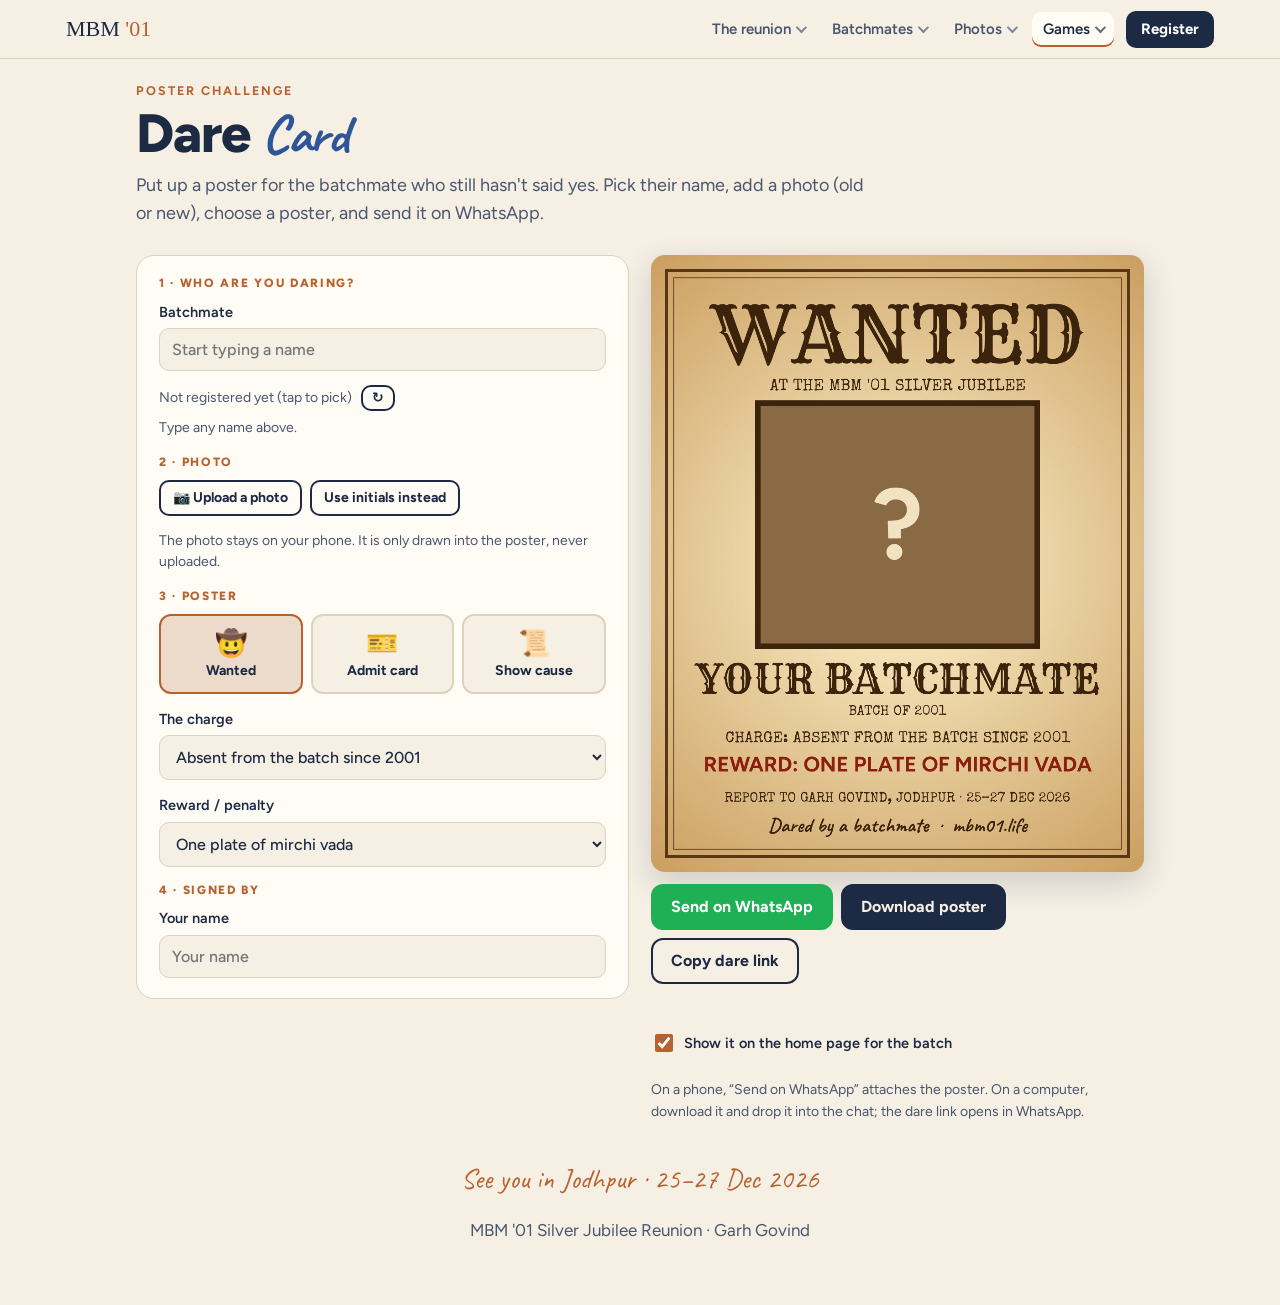
<file: dare.html>
<!doctype html><html lang="en"><head><meta charset="utf-8"><meta name="viewport" content="width=device-width,initial-scale=1,viewport-fit=cover">
<title>Dare Card · MBM '01</title>
<meta property="og:title" content="You've been dared! · MBM '01 Silver Jubilee">
<meta property="og:description" content="A batchmate has put up a poster for you. Report to Garh Govind, Jodhpur, 25–27 Dec 2026.">
<link rel="preconnect" href="https://fonts.googleapis.com"><link rel="preconnect" href="https://fonts.gstatic.com" crossorigin>
<link rel="stylesheet" href="https://fonts.googleapis.com/css2?family=Caveat:wght@500;700&family=Figtree:wght@400;500;600;700;800&family=Permanent+Marker&family=Rye&family=Special+Elite&display=swap">
<style>
:root{--ground:#F5EFE4;--paper:#FFFCF6;--ink:#1C2A44;--ink-2:#4A566E;--line:#DDD2BF;--sand:#B8612F;--blue:#2E5597;--mustard:#E8BA4A;--ok:#2E7D4F;--err:#B03A2E;
--display:"Permanent Marker",cursive;--hand:"Caveat","Segoe Print",cursive;--body:"Figtree",system-ui,-apple-system,"Segoe UI",Roboto,sans-serif}
@media (prefers-color-scheme:dark){:root:not([data-theme="light"]){color-scheme:dark;--ground:#0F1526;--paper:#18203A;--ink:#F1E9DA;--ink-2:#B5BCCB;--line:#2C3656;--sand:#E08E5B;--blue:#86A8E6;--mustard:#E4B862;--ok:#6CC08F;--err:#F08A7E}}
:root[data-theme="dark"]{color-scheme:dark;--ground:#0F1526;--paper:#18203A;--ink:#F1E9DA;--ink-2:#B5BCCB;--line:#2C3656;--sand:#E08E5B;--blue:#86A8E6;--mustard:#E4B862;--ok:#6CC08F;--err:#F08A7E}
*{box-sizing:border-box}body{margin:0;background:var(--ground);color:var(--ink);font:17px/1.55 var(--body);-webkit-font-smoothing:antialiased}
a{color:var(--blue)}:focus-visible{outline:3px solid var(--mustard);outline-offset:2px;border-radius:4px}
.wrap{max-width:1040px;margin-inline:auto;padding-inline:16px}
nav{position:sticky;top:0;z-index:5;background:color-mix(in srgb,var(--ground) 90%,transparent);backdrop-filter:blur(10px);-webkit-backdrop-filter:blur(10px);border-bottom:1px solid var(--line)}
nav .wrap{display:flex;align-items:center;gap:14px;height:56px}
.brand{font-family:var(--display);font-size:22px;color:var(--ink);text-decoration:none}.brand b{color:var(--sand);font-weight:400}
nav .links{margin-left:auto;display:flex;gap:4px;flex-wrap:wrap}
nav .links a{padding:6px 10px;border-radius:8px;color:var(--ink-2);text-decoration:none;font-weight:600;font-size:14.5px}
header{padding-block:22px 6px}
.label{font-size:12.5px;font-weight:700;letter-spacing:.16em;text-transform:uppercase;color:var(--sand)}
h1{font-size:clamp(34px,7vw,54px);line-height:1;margin:.12em 0 .2em;font-weight:800;letter-spacing:-.02em}
h1 .hand{font-family:var(--hand);color:var(--blue);font-weight:700}
.lead{color:var(--ink-2);margin:0 0 8px;font-size:clamp(16px,2.2vw,18px);max-width:62ch}
.dared{display:none;background:var(--mustard);color:#1C2A44;border-radius:16px;padding:16px 18px;margin:12px 0 4px}
.dared.on{display:grid;gap:10px}
.dared b{font-family:var(--hand);font-size:32px;line-height:1}
.dared p{margin:0;font-weight:600}
.grid{display:grid;grid-template-columns:minmax(0,1fr) minmax(0,1fr);gap:22px;margin-top:14px;align-items:start}
@media (max-width:820px){.grid{grid-template-columns:1fr}}
.panel{background:var(--paper);border:1px solid var(--line);border-radius:18px;padding:18px clamp(14px,3vw,22px) 20px;display:grid;gap:14px}
.step{font-size:12px;font-weight:800;letter-spacing:.14em;text-transform:uppercase;color:var(--sand);margin-bottom:-6px}
.inp{font:500 16px var(--body);padding:11px 12px;border-radius:10px;border:1.5px solid var(--line);background:var(--ground);color:var(--ink);width:100%}
label.f{display:grid;gap:5px;font-weight:600;font-size:14.5px}
.row{display:flex;gap:8px;flex-wrap:wrap}
.sugg{display:flex;flex-wrap:wrap;gap:6px}
.sugg button,.seg button{font:600 13.5px/1 var(--body);padding:8px 11px;border-radius:999px;border:1.5px solid var(--line);background:var(--ground);color:var(--ink);cursor:pointer}
.seg{display:flex;flex-wrap:wrap;gap:6px}
.seg button[aria-pressed="true"]{background:var(--ink);border-color:var(--ink);color:var(--ground)}
.tpls{display:grid;grid-template-columns:repeat(3,1fr);gap:8px}
.tpls button{font:700 14px/1.2 var(--body);padding:12px 8px;border-radius:12px;border:2px solid var(--line);background:var(--ground);color:var(--ink);cursor:pointer;display:grid;gap:4px;justify-items:center}
.tpls button span{font-size:26px}
.tpls button[aria-pressed="true"]{border-color:var(--sand);background:color-mix(in srgb,var(--sand) 14%,var(--ground))}
.btn{display:inline-flex;align-items:center;justify-content:center;gap:8px;font:700 16px/1 var(--body);padding:13px 18px;border-radius:12px;border:2px solid var(--ink);background:var(--ink);color:var(--ground);text-decoration:none;cursor:pointer}
.btn.big{font-size:17px;padding:15px 22px;background:#E8BA4A;border-color:#E8BA4A;color:#1C2A44}
.btn.ghost{background:transparent;color:var(--ink)}
.btn.wa{background:#1FAF55;border-color:#1FAF55;color:#fff}
.btn.sm{font-size:14px;padding:9px 12px;border-radius:10px}
.preview{position:sticky;top:72px;display:grid;gap:12px}
.cvwrap{border-radius:14px;overflow:hidden;box-shadow:0 10px 30px rgba(28,42,68,.18);background:#ddd;touch-action:none}
#cv{display:block;width:100%;height:auto;cursor:grab}
.small{font-size:14px;color:var(--ink-2);margin:0}
.msg{font-weight:600;min-height:1.4em;margin:0}.msg.ok{color:var(--ok)}.msg.err{color:var(--err)}
input[type=range]{width:100%}
.file{position:relative;overflow:hidden}.file input{position:absolute;inset:0;opacity:0;cursor:pointer}
footer{padding-block:34px 44px;text-align:center;color:var(--ink-2)}footer .hand{font-family:var(--hand);font-size:28px;color:var(--sand)}
</style>
<link rel="stylesheet" href="theme.css?v=2"><link rel="manifest" href="manifest.webmanifest"><meta name="theme-color" content="#1C2A44"><meta name="apple-mobile-web-app-capable" content="yes"><meta name="mobile-web-app-capable" content="yes"><meta name="apple-mobile-web-app-status-bar-style" content="black-translucent"><meta name="apple-mobile-web-app-title" content="MBM '01"><link rel="apple-touch-icon" href="apple-touch-icon.png"><link rel="icon" type="image/png" sizes="32x32" href="favicon-32.png">
</head><body>
<nav><div class="wrap"><a class="brand" href="index.html">MBM <b>'01</b></a><div class="links"><a href="index.html">Home</a><a href="game.html">Canteen Catch</a><a href="index.html#register">Register</a></div></div></nav>
<main class="wrap">
<header>
  <div class="label">Poster challenge</div>
  <h1>Dare <span class="hand">Card</span></h1>
  <p class="lead">Put up a poster for the batchmate who still hasn't said yes. Pick their name, add a photo (old or new), choose a poster, and send it on WhatsApp.</p>
  <div class="dared" id="dared" aria-live="polite">
    <b id="dT"></b>
    <p id="dP"></p>
    <div class="row"><a class="btn" href="index.html#register">Accept the dare: register</a><a class="btn ghost" href="#make" id="back">Dare someone back</a></div>
  </div>
</header>

<div class="grid" id="make">
<section class="panel" aria-label="Make a poster">
  <div class="step">1 · Who are you daring?</div>
  <label class="f">Batchmate<input class="inp" id="to" list="names" maxlength="40" placeholder="Start typing a name"></label>
  <div><p class="small" style="margin-bottom:6px">Not registered yet (tap to pick) <button class="btn ghost sm" id="shuf" type="button" style="margin-left:6px;padding:4px 9px">↻</button></p><div class="sugg" id="sugg"><span class="small">Loading…</span></div></div>

  <div class="step">2 · Photo</div>
  <div class="row">
    <label class="btn ghost sm file">📷 Upload a photo<input type="file" id="file" accept="image/*"></label>
    <button class="btn ghost sm" id="noPhoto" type="button">Use initials instead</button>
  </div>
  <div id="zoomRow" hidden><label class="f">Zoom<input type="range" id="zoom" min="1" max="3" step=".01" value="1"></label><p class="small">Drag the photo on the poster to position it.</p></div>
  <p class="small">The photo stays on your phone. It is only drawn into the poster, never uploaded.</p>

  <div class="step">3 · Poster</div>
  <div class="tpls" id="tpls">
    <button type="button" data-t="wanted" aria-pressed="true"><span>🤠</span>Wanted</button>
    <button type="button" data-t="admit" aria-pressed="false"><span>🎫</span>Admit card</button>
    <button type="button" data-t="notice" aria-pressed="false"><span>📜</span>Show cause</button>
  </div>
  <label class="f">The charge<select class="inp" id="charge"></select></label>
  <label class="f">Reward / penalty<select class="inp" id="reward"></select></label>

  <div class="step">4 · Signed by</div>
  <label class="f">Your name<input class="inp" id="me" list="names" maxlength="40" placeholder="Your name"></label>
</section>

<section class="preview" aria-label="Poster preview">
  <div class="cvwrap"><canvas id="cv" width="1080" height="1350" aria-label="Poster preview"></canvas></div>
  <div class="row">
    <button class="btn wa" id="share" type="button">Send on WhatsApp</button>
    <button class="btn" id="dl" type="button">Download poster</button>
    <button class="btn ghost" id="copy" type="button">Copy dare link</button>
  </div>
  <p class="msg" id="msg"></p>
  <label style="display:flex;align-items:center;gap:8px;font-weight:600;font-size:14.5px"><input type="checkbox" id="toHome" checked style="width:18px;height:18px;accent-color:var(--sand)"> Show it on the home page for the batch</label>
  <div id="saveBox"></div>
  <p class="small">On a phone, “Send on WhatsApp” attaches the poster. On a computer, download it and drop it into the chat; the dare link opens in WhatsApp.</p>
</section>
</div>
</main>
<datalist id="names"></datalist>
<footer class="wrap"><div class="hand">See you in Jodhpur · 25–27 Dec 2026</div><p>MBM '01 Silver Jubilee Reunion · Garh Govind</p></footer>

<script src="auth.js"></script>
<script src="names.js"></script>
<script>
(function(){
  var API="https://script.google.com/macros/s/AKfycby7EIHjCJ053khkkMHN4-gx1mttPKGnQrIkiNw7YXcTFotYF1it1OUQYgCQzlJSMfd9Ng/exec";
  var SITE="https://mbm01.life/dare.html";
  var $=function(id){return document.getElementById(id);};
  function store(k,v){ try{ if(v===undefined) return localStorage.getItem(k); localStorage.setItem(k,v); }catch(e){ return null; } }
  function clean(s){ return String(s||"").replace(/[<>]/g,"").replace(/\s+/g," ").trim().slice(0,40); }
  function msg(t,c){ var m=$("msg"); m.textContent=t||""; m.className="msg "+(c||""); }

  var TPL={
    wanted:{charges:["Absent from the batch since 2001","Last seen leaving the canteen without paying","Skipping reunions in the first degree","Hiding in a corporate job for 25 years","Promised “next time” one time too many"],
            rewards:["One plate of mirchi vada","Unlimited cutting chai","A seat on the back bench","First pick at the gol-gappa counter"]},
    admit:{charges:["Attendance 101: 100% required","Nostalgia (Theory + Practical)","Canteen Management, Paper II","Dancing (Viva voce)","Hostel Night Studies (Re-appear)"],
           rewards:["Bring: yourself, family, old photos","Bring: dancing shoes and a big appetite","Bring: that one hostel story","Bring: the notes you never returned"]},
    notice:{charges:["Absent without leave for 25 years","Not replying on the batch WhatsApp group","Seen online but not registered","Remembering everyone’s nickname but not the dates"],
            rewards:["Failing which you will be marked DETAINED","Failing which your hostel nickname goes on the big screen","Failing which you owe the batch a round of chai","Failing which the batch will sing at your door"]}
  };
  var BR_CODE={"Civil":"CE","Computer Science":"CS","Electronics & Comm.":"EC","Electrical":"EE","Mechanical":"ME","Production & Industrial":"PI","Mining":"MI"};
  var st={t:"wanted",img:null,zoom:1,ox:0,oy:0};

  // ---- names ----
  var ALL={}, BRANCH={};
  Object.keys(window.MBM_ROSTER||{}).forEach(function(k){ (window.MBM_ROSTER[k]||[]).forEach(function(n){ if(n.indexOf("|")<0){ ALL[n]=1; if(!BRANCH[n]) BRANCH[n]=k; } }); });
  Object.keys(ALL).sort().forEach(function(n){ var o=document.createElement("option"); o.value=n; $("names").appendChild(o); });
  var notYet=[];
  fetch(API+"?action=roster").then(function(r){return r.json();}).then(function(d){
    if(!d||!d.roster) throw 0;
    d.roster.forEach(function(r){ if(!ALL[r.n]){ ALL[r.n]=1; var o=document.createElement("option"); o.value=r.n; $("names").appendChild(o); } if(!r.p && !r.m) notYet.push(r.n); });
    showSugg();
  }).catch(function(){ $("sugg").innerHTML='<span class="small">Type any name above.</span>'; });
  function showSugg(){ var s=$("sugg"); s.textContent=""; var pool=notYet.slice(); for(var i=pool.length-1;i>0;i--){ var j=Math.floor(Math.random()*(i+1)); var t=pool[i]; pool[i]=pool[j]; pool[j]=t; }
    var mine=($("me").value||"").toLowerCase(); pool=pool.filter(function(n){ return n.toLowerCase()!==mine; });
    pool.slice(0,8).forEach(function(n){ var b=document.createElement("button"); b.type="button"; b.textContent=n; b.onclick=function(){ $("to").value=n; draw(); }; s.appendChild(b); });
    if(!pool.length) s.innerHTML='<span class="small">Everyone on the list has paid. Dare anyone!</span>'; }
  $("shuf").onclick=showSugg;

  // ---- incoming dare ----
  var q=new URLSearchParams(location.search), qFrom=clean(q.get("from")), qTo=clean(q.get("to")), qT=q.get("t");
  if(TPL[qT]) st.t=qT;
  if(qTo){ var d=$("dared"); d.classList.add("on");
    $("dT").textContent=qTo+", you've been dared!";
    $("dP").textContent=(qFrom? qFrom+" has":"A batchmate has")+" put up a poster for you. The only way to take it down: register for the Silver Jubilee, 25–27 Dec 2026 at Garh Govind, Jodhpur.";
    $("to").value=qTo; if(qFrom) $("me").value=qFrom;
    $("back").onclick=function(){ $("me").value=qTo; $("to").value=qFrom||""; store("mbm01me",qTo); draw(); };
  } else { var m=store("mbm01me"); if(m) $("me").value=m; }

  // ---- template controls ----
  function fillSel(){ var T=TPL[st.t]; [["charge",T.charges],["reward",T.rewards]].forEach(function(p){ var s=$(p[0]); s.textContent=""; p[1].forEach(function(x,i){ var o=document.createElement("option"); o.value=i; o.textContent=x; s.appendChild(o); }); });
    var c=parseInt(q.get("c"),10), r=parseInt(q.get("r"),10); if(qT===st.t){ if(c>=0&&c<T.charges.length) $("charge").value=c; if(r>=0&&r<T.rewards.length) $("reward").value=r; } }
  [].forEach.call(document.querySelectorAll("#tpls button"),function(b){ b.setAttribute("aria-pressed",b.dataset.t===st.t?"true":"false");
    b.onclick=function(){ st.t=b.dataset.t; [].forEach.call(document.querySelectorAll("#tpls button"),function(x){ x.setAttribute("aria-pressed",x===b?"true":"false"); }); fillSel(); draw(); }; });
  fillSel();

  // ---- photo ----
  $("file").onchange=function(){ var f=this.files&&this.files[0]; if(!f) return; if(!/^image\//.test(f.type)){ msg("That file isn't a photo.","err"); return; }
    var url=URL.createObjectURL(f), im=new Image(); im.onload=function(){ st.img=im; st.zoom=1; st.ox=0; st.oy=0; $("zoom").value=1; $("zoomRow").hidden=false; msg(""); draw(); };
    im.onerror=function(){ msg("Couldn't read that photo. Try a JPG or PNG.","err"); }; im.src=url; };
  $("noPhoto").onclick=function(){ st.img=null; $("zoomRow").hidden=true; $("file").value=""; draw(); };
  $("zoom").oninput=function(){ st.zoom=parseFloat(this.value); draw(); };
  ["to","me"].forEach(function(id){ $(id).addEventListener("input",draw); });
  $("charge").onchange=draw; $("reward").onchange=draw;

  // drag to position
  var cv=$("cv"), g=cv.getContext("2d"), W=cv.width, H=cv.height, box=null, drag=null;
  cv.addEventListener("pointerdown",function(e){ if(!st.img) return; drag={x:e.clientX,y:e.clientY,ox:st.ox,oy:st.oy}; cv.setPointerCapture(e.pointerId); });
  cv.addEventListener("pointermove",function(e){ if(!drag) return; var k=W/cv.getBoundingClientRect().width; st.ox=drag.ox+(e.clientX-drag.x)*k; st.oy=drag.oy+(e.clientY-drag.y)*k; draw(); });
  cv.addEventListener("pointerup",function(){ drag=null; }); cv.addEventListener("pointercancel",function(){ drag=null; });

  // ---- drawing helpers ----
  function initials(n){ var p=n.split(" ").filter(Boolean); return ((p[0]||"?")[0]+(p.length>1?p[p.length-1][0]:"")).toUpperCase(); }
  function photo(x,y,w,h,filter){ g.save(); g.beginPath(); g.rect(x,y,w,h); g.clip();
    if(st.img){ var im=st.img, s=Math.max(w/im.naturalWidth,h/im.naturalHeight)*st.zoom, iw=im.naturalWidth*s, ih=im.naturalHeight*s;
      var mx=Math.max(0,(iw-w)/2), my=Math.max(0,(ih-h)/2); st.ox=Math.max(-mx,Math.min(mx,st.ox)); st.oy=Math.max(-my,Math.min(my,st.oy));
      if(filter) g.filter=filter; g.drawImage(im,x+(w-iw)/2+st.ox,y+(h-ih)/2+st.oy,iw,ih); g.filter="none"; }
    else { g.fillStyle=filter?"#8a6a44":"#2E5597"; g.fillRect(x,y,w,h); g.fillStyle=filter?"#f1e2c2":"#fff"; g.font="700 "+Math.round(h*.42)+"px Figtree"; g.textAlign="center"; g.textBaseline="middle"; g.fillText(initials(name()||"?"),x+w/2,y+h/2+h*.02); }
    g.restore(); box={x:x,y:y,w:w,h:h}; }
  function fit(t,font,max,px){ var s=px; do{ g.font=font.replace("#",s); if(g.measureText(t).width<=max) break; s-=2; }while(s>18); return s; }
  function wrap(t,x,y,max,lh){ var w=t.split(" "), line="", lines=[]; w.forEach(function(word){ var tt=line?line+" "+word:word; if(g.measureText(tt).width>max&&line){ lines.push(line); line=word; } else line=tt; }); if(line) lines.push(line);
    lines.forEach(function(l,i){ g.fillText(l,x,y+i*lh); }); return lines.length; }
  function name(){ return clean($("to").value); } function me(){ return clean($("me").value); }
  function branchOf(n){ return BRANCH[n]||""; }

  function drawWanted(){
    var gr=g.createRadialGradient(W/2,H/2,200,W/2,H/2,900); gr.addColorStop(0,"#F3E1B6"); gr.addColorStop(1,"#C99B5C"); g.fillStyle=gr; g.fillRect(0,0,W,H);
    for(var i=0;i<1800;i++){ g.fillStyle="rgba(90,55,20,"+(Math.random()*.08)+")"; g.fillRect(Math.random()*W,Math.random()*H,2,2); }
    g.strokeStyle="#5A3714"; g.lineWidth=6; g.strokeRect(34,34,W-68,H-68); g.lineWidth=2; g.strokeRect(50,50,W-100,H-100);
    g.fillStyle="#3B230C"; g.textAlign="center"; g.textBaseline="alphabetic";
    g.font="170px Rye"; g.fillText("WANTED",W/2,236);
    g.font="36px 'Special Elite'"; g.fillText("AT THE MBM '01 SILVER JUBILEE",W/2,296);
    var px=240,py=330,pw=600,ph=520; g.fillStyle="#3B230C"; g.fillRect(px-12,py-12,pw+24,ph+24); photo(px,py,pw,ph,"sepia(.85) contrast(1.08) brightness(.95)");
    var n=name()||"Your batchmate"; fit(n.toUpperCase(),"#px Rye",900,96); g.fillStyle="#3B230C"; g.fillText(n.toUpperCase(),W/2,960);
    var b=branchOf(n); g.font="30px 'Special Elite'"; g.fillText((b?b+" · ":"")+"BATCH OF 2001",W/2,1006);
    g.font="34px 'Special Elite'"; g.fillText("CHARGE: "+$("charge").selectedOptions[0].textContent.toUpperCase(),W/2,1066,960);
    g.font="700 46px Figtree"; g.fillStyle="#8B1E0F"; g.fillText("REWARD: "+$("reward").selectedOptions[0].textContent.toUpperCase(),W/2,1130,960);
    g.fillStyle="#3B230C"; g.font="30px 'Special Elite'"; g.fillText("REPORT TO GARH GOVIND, JODHPUR · 25–27 DEC 2026",W/2,1196,960);
    g.font="700 44px Caveat"; g.fillText("Dared by "+(me()||"a batchmate")+"  ·  mbm01.life",W/2,1262,960);
  }
  function drawAdmit(){
    g.fillStyle="#FBFAF4"; g.fillRect(0,0,W,H);
    g.strokeStyle="rgba(46,85,151,.10)"; g.lineWidth=1; for(var y=0;y<H;y+=24){ g.beginPath(); g.moveTo(0,y); g.lineTo(W,y); g.stroke(); }
    g.fillStyle="#1C2A44"; g.fillRect(0,0,W,210);
    g.fillStyle="#E8BA4A"; g.textAlign="center"; g.font="800 30px Figtree"; g.fillText("M.B.M. ENGINEERING COLLEGE, JODHPUR",W/2,70);
    g.fillStyle="#fff"; g.font="800 64px Figtree"; g.fillText("ADMIT CARD",W/2,142); g.font="600 28px Figtree"; g.fillText("Silver Jubilee Examination · December 2026",W/2,186);
    g.strokeStyle="#1C2A44"; g.lineWidth=4; g.strokeRect(40,240,W-80,H-290);
    var px=680,py=280,pw=320,ph=400; photo(px,py,pw,ph); g.lineWidth=3; g.strokeRect(px,py,pw,ph);
    var n=name()||"Your batchmate", b=branchOf(n), code=BR_CODE[b]||"XX", roll="01"+code+String((n.length*37+ (n.charCodeAt(0)||7)*13)%900+100);
    g.textAlign="left"; var L=80, rows=[["Candidate",n],["Branch",b||"MBM"],["Roll No.",roll],["Batch","1997 – 2001"],["Centre","Garh Govind, Jodhpur"],["Dates","25 – 27 Dec 2026"]];
    rows.forEach(function(r,i){ var y=320+i*62; g.fillStyle="#4A566E"; g.font="600 24px Figtree"; g.fillText(r[0].toUpperCase(),L,y); g.fillStyle="#1C2A44"; fit(r[1],"700 #px Figtree",560,34); g.fillText(r[1],L,y+34); });
    g.fillStyle="#1C2A44"; g.fillRect(40,720,W-80,4);
    g.font="800 30px Figtree"; g.fillText("SUBJECT",L,790); g.font="700 44px Figtree"; g.fillStyle="#2E5597"; wrap($("charge").selectedOptions[0].textContent,L,846,W-160,52);
    g.fillStyle="#1C2A44"; g.font="800 30px Figtree"; g.fillText("INSTRUCTIONS",L,970);
    g.font="500 30px Figtree"; ["1. Reporting time: 25 Dec, with a big smile.",$("reward").selectedOptions[0].textContent+".","3. No proxy attendance. We will check."].forEach(function(t,i){ g.fillText(i===1?"2. "+t:t,L,1018+i*44,W-160); });
    g.save(); g.translate(820,1210); g.rotate(-.18); g.strokeStyle="#B03A2E"; g.fillStyle="#B03A2E"; g.lineWidth=5; g.beginPath(); g.arc(0,0,92,0,Math.PI*2); g.stroke(); g.textAlign="center"; g.font="800 30px Figtree"; g.fillText("ELIGIBLE",0,-6); g.font="700 20px Figtree"; g.fillText("MBM '01 · 25 YRS",0,26); g.restore();
    g.textAlign="left"; g.fillStyle="#1C2A44"; g.font="700 46px Caveat"; g.fillText(me()||"A batchmate",L,1206); g.fillStyle="#4A566E"; g.font="600 22px Figtree"; g.fillText("CONTROLLER OF REUNIONS · mbm01.life",L,1244);
  }
  function drawNotice(){
    g.fillStyle="#FFFDF6"; g.fillRect(0,0,W,H); g.fillStyle="#E9DFC8"; g.fillRect(0,0,W,20); g.fillRect(0,H-20,W,20);
    g.fillStyle="#1C2A44"; g.textAlign="center"; g.font="800 30px Figtree"; g.fillText("OFFICE OF THE BATCH OF 2001",W/2,96);
    g.font="500 24px Figtree"; g.fillStyle="#4A566E"; g.fillText("MBM Engineering College, Jodhpur · Ref. MBM/01/SJ/25",W/2,134);
    g.fillStyle="#B03A2E"; g.fillRect(140,168,W-280,4);
    g.fillStyle="#B03A2E"; g.font="80px 'Special Elite'"; g.fillText("SHOW CAUSE",W/2,262); g.font="44px 'Special Elite'"; g.fillText("NOTICE",W/2,318);
    var px=W/2-170,py=360,pw=340,ph=340; g.save(); g.translate(W/2,py+ph/2); g.rotate(-.035); g.fillStyle="#fff"; g.shadowColor="rgba(0,0,0,.25)"; g.shadowBlur=18; g.fillRect(-pw/2-16,-ph/2-16,pw+32,ph+32); g.restore();
    g.save(); g.translate(W/2,py+ph/2); g.rotate(-.035); g.translate(-W/2,-(py+ph/2)); photo(px,py,pw,ph); g.restore();
    var n=name()||"Your batchmate", b=branchOf(n);
    g.textAlign="left"; g.fillStyle="#1C2A44"; var L=110, M=W-220;
    g.font="600 32px 'Special Elite'"; g.fillText("To: "+n+(b?" ("+b+")":""),L,784,M);
    g.font="30px 'Special Elite'"; var y=842;
    y+=wrap("It has come to the notice of the batch that you are guilty of: "+$("charge").selectedOptions[0].textContent.toLowerCase()+".",L,y,M,42)*42+14;
    y+=wrap("You are hereby directed to report in person at Garh Govind, Jodhpur, on 25–27 December 2026 for the Silver Jubilee reunion.",L,y,M,42)*42+14;
    g.fillStyle="#B03A2E"; y+=wrap($("reward").selectedOptions[0].textContent+".",L,y,M,42)*42;
    g.fillStyle="#1C2A44"; g.font="700 50px Caveat"; g.fillText(me()||"A batchmate",L,1238); g.font="600 22px Figtree"; g.fillStyle="#4A566E"; g.fillText("FOR THE BATCH OF 2001 · REGISTER AT mbm01.life",L,1274);
  }
  function draw(){ g.setTransform(1,0,0,1,0,0); g.clearRect(0,0,W,H); ({wanted:drawWanted,admit:drawAdmit,notice:drawNotice})[st.t](); }

  // ---- output ----
  function link(){ var p=new URLSearchParams(); if(name()) p.set("to",name()); if(me()) p.set("from",me()); p.set("t",st.t); p.set("c",$("charge").value); p.set("r",$("reward").value); return SITE+"?"+p.toString(); }
  function text(){ var n=name(); return (n? n+", ":"")+"you've been dared! 🎯 "+(me()||"A batchmate")+" put up a poster for you. Take it down by registering for the MBM '01 Silver Jubilee, 25–27 Dec 2026, Garh Govind, Jodhpur. "+link(); }
  function ok(){ if(!name()){ msg("Pick the batchmate you're daring first.","err"); $("to").focus(); return false; } if(me()) store("mbm01me",me()); return true; }
  function blob(){ return new Promise(function(res){ cv.toBlob(res,"image/jpeg",.92); }); }
  function fname(){ return "MBM01-dare-"+name().replace(/[^A-Za-z0-9]+/g,"-")+".jpg"; }
  $("dl").onclick=function(){ if(!ok()) return; blob().then(function(b){ var a=document.createElement("a"); a.href=URL.createObjectURL(b); a.download=fname(); document.body.appendChild(a); a.click(); a.remove(); msg("Poster downloaded. Send it with the dare link.","ok"); }); };
  $("copy").onclick=function(){ if(!ok()) return; var t=text(); (navigator.clipboard?navigator.clipboard.writeText(t):Promise.reject()).then(function(){ msg("Dare copied. Paste it in WhatsApp.","ok"); },function(){ prompt("Copy this:",t); }); };
  $("share").onclick=function(){ if(!ok()) return;
    blob().then(function(b){ var f=new File([b],fname(),{type:"image/jpeg"});
      if(navigator.canShare && navigator.canShare({files:[f]})){ return navigator.share({files:[f],text:text()}).then(function(){ msg("Dare sent!","ok"); },function(e){ if(e&&e.name!=="AbortError") openWa(); }); }
      openWa(); }); };
  function openWa(){ window.open("https://wa.me/?text="+encodeURIComponent(text()),"_blank","noopener"); msg("Opened WhatsApp with the dare link. Download the poster to attach it too.","ok"); }

  function mbmSig(){ try{ var c=document.createElement("canvas"); c.width=24; c.height=30; c.getContext("2d").drawImage(cv,0,0,24,30); return c.toDataURL("image/png"); }catch(e){ return String(Date.now()); } }
  function mbmSave(){ if(!name()||!window.MBMCreations) return; setTimeout(function(){ MBMCreations.after({kind:"dare",style:st.t,title:$("charge").selectedOptions[0].textContent,to:name(),sig:mbmSig(),data:function(){ return cv.toDataURL("image/jpeg",.86); },box:$("saveBox"),want:function(){ return $("toHome").checked; }}); },1200); }
  ["dl","share","copy"].forEach(function(id){ $(id).addEventListener("click",mbmSave); });
  var fontsReady=Promise.all(["170px Rye","36px 'Special Elite'","700 44px Caveat","800 30px Figtree","700 30px Figtree","500 30px Figtree"].map(function(f){ return document.fonts?document.fonts.load(f):0; }));
  draw(); fontsReady.then(draw,draw); if(document.fonts) document.fonts.ready.then(draw);
})();
</script>
<script src="creations.js" defer></script>
<script src="nav.js" defer></script>
<script src="news.js" defer></script>
<script src="app.js" defer></script>
</body></html>
</file>
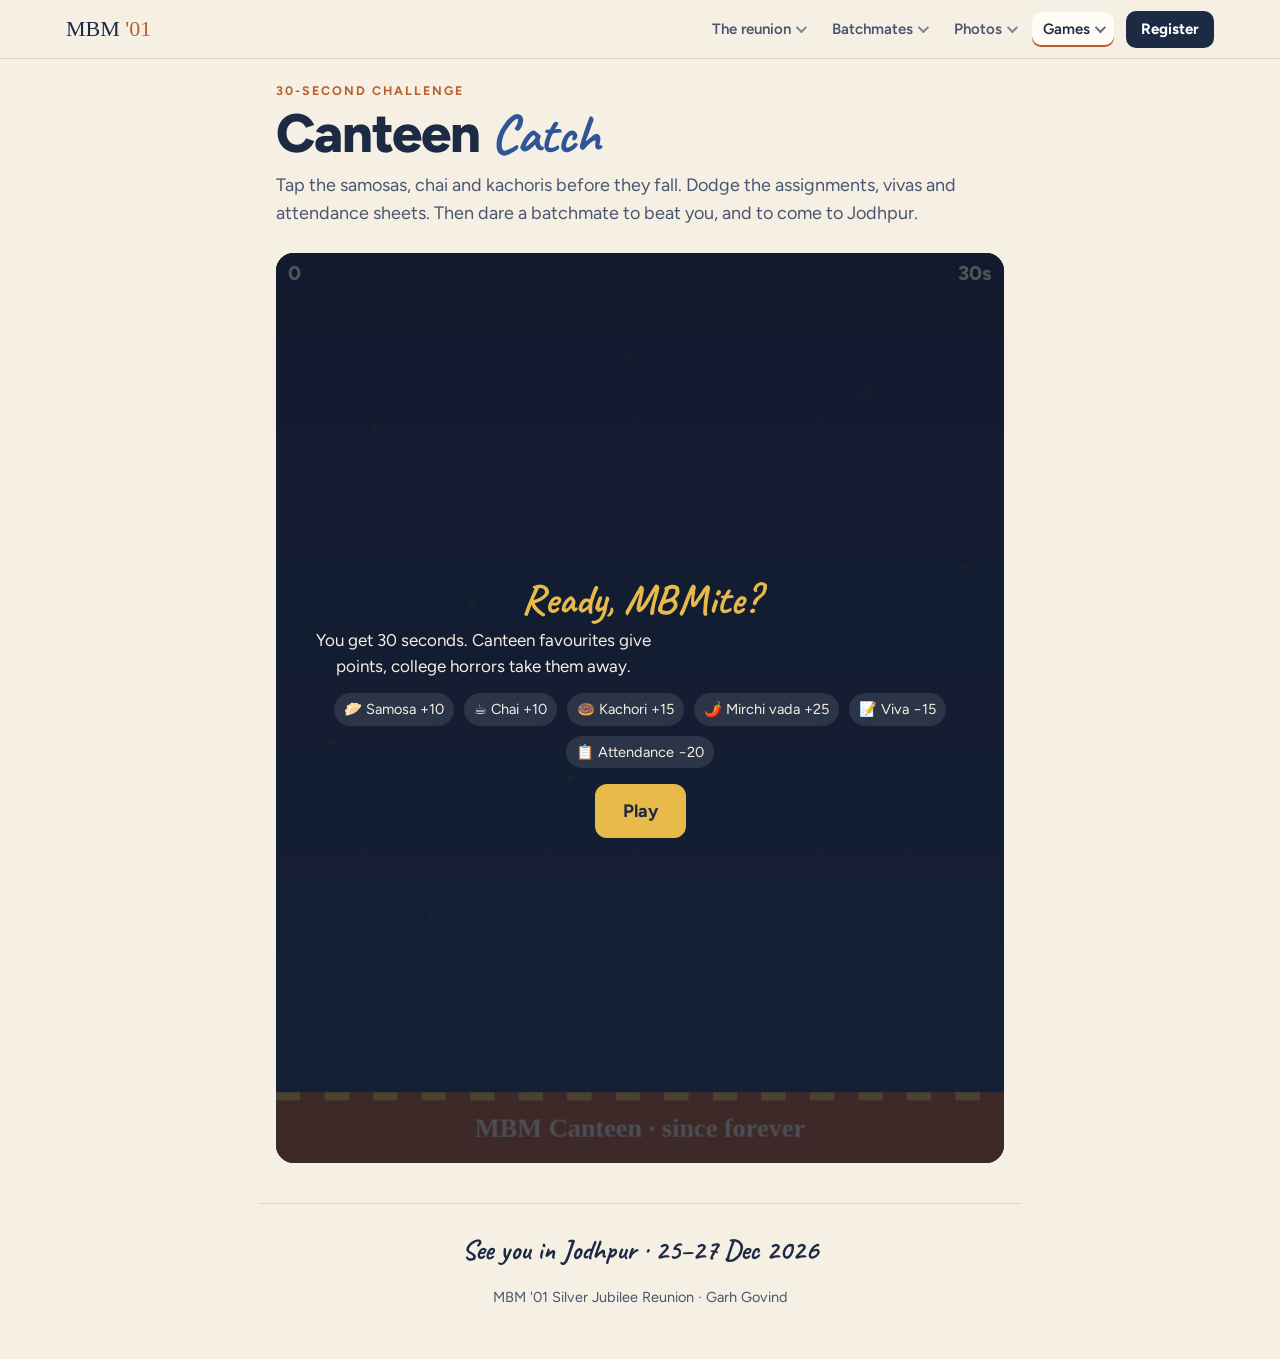
<file: game.html>
<!doctype html><html lang="en"><head><meta charset="utf-8"><meta name="viewport" content="width=device-width,initial-scale=1,viewport-fit=cover,user-scalable=no">
<title>Canteen Catch · MBM '01</title>
<meta property="og:title" content="Canteen Catch · MBM '01">
<meta property="og:description" content="A batchmate has challenged you! Beat their score, then see you in Jodhpur, 25–27 Dec 2026.">
<link rel="preconnect" href="https://fonts.googleapis.com"><link rel="preconnect" href="https://fonts.gstatic.com" crossorigin>
<link rel="stylesheet" href="https://fonts.googleapis.com/css2?family=Caveat:wght@500;700&family=Figtree:wght@400;500;600;700;800&family=Permanent+Marker&display=swap">
<style>
:root{--ground:#F5EFE4;--paper:#FFFCF6;--ink:#1C2A44;--ink-2:#4A566E;--line:#DDD2BF;--sand:#B8612F;--blue:#2E5597;--mustard:#E8BA4A;--ok:#2E7D4F;--err:#B03A2E;
--display:"Permanent Marker",cursive;--hand:"Caveat","Segoe Print",cursive;--body:"Figtree",system-ui,-apple-system,"Segoe UI",Roboto,sans-serif}
@media (prefers-color-scheme:dark){:root:not([data-theme="light"]){color-scheme:dark;--ground:#0F1526;--paper:#18203A;--ink:#F1E9DA;--ink-2:#B5BCCB;--line:#2C3656;--sand:#E08E5B;--blue:#86A8E6;--mustard:#E4B862;--ok:#6CC08F;--err:#F08A7E}}
:root[data-theme="dark"]{color-scheme:dark;--ground:#0F1526;--paper:#18203A;--ink:#F1E9DA;--ink-2:#B5BCCB;--line:#2C3656;--sand:#E08E5B;--blue:#86A8E6;--mustard:#E4B862;--ok:#6CC08F;--err:#F08A7E}
*{box-sizing:border-box}body{margin:0;background:var(--ground);color:var(--ink);font:17px/1.55 var(--body);-webkit-font-smoothing:antialiased}
a{color:var(--blue)}:focus-visible{outline:3px solid var(--mustard);outline-offset:2px;border-radius:4px}
.wrap{max-width:760px;margin-inline:auto;padding-inline:16px}
nav{position:sticky;top:0;z-index:5;background:color-mix(in srgb,var(--ground) 90%,transparent);backdrop-filter:blur(10px);-webkit-backdrop-filter:blur(10px);border-bottom:1px solid var(--line)}
nav .wrap{display:flex;align-items:center;gap:14px;height:56px}
.brand{font-family:var(--display);font-size:22px;color:var(--ink);text-decoration:none}.brand b{color:var(--sand);font-weight:400}
nav .links{margin-left:auto;display:flex;gap:4px}
nav .links a{padding:6px 10px;border-radius:8px;color:var(--ink-2);text-decoration:none;font-weight:600;font-size:14.5px}
header{padding-block:22px 6px}
.label{font-size:12.5px;font-weight:700;letter-spacing:.16em;text-transform:uppercase;color:var(--sand)}
h1{font-size:clamp(34px,7vw,54px);line-height:1;margin:.12em 0 .2em;font-weight:800;letter-spacing:-.02em}
h1 .hand{font-family:var(--hand);color:var(--blue);font-weight:700}
.lead{color:var(--ink-2);margin:0 0 8px;font-size:clamp(16px,2.2vw,18px)}
.dare{display:none;background:var(--mustard);color:#1C2A44;border-radius:14px;padding:12px 16px;margin:10px 0 4px;font-weight:600}
.dare.on{display:block}
.dare b{font-family:var(--hand);font-size:26px;line-height:1}
.stage{position:relative;margin-top:12px;border-radius:18px;overflow:hidden;background:#1C2A44;touch-action:none;user-select:none;-webkit-user-select:none}
canvas{display:block;width:100%;height:auto}
.hud{position:absolute;inset:10px 12px auto;display:flex;justify-content:space-between;color:#F5EFE4;font:800 20px/1 var(--body);pointer-events:none;text-shadow:0 2px 6px rgba(0,0,0,.5)}
.over{position:absolute;inset:0;display:grid;place-items:center;text-align:center;padding:20px;background:rgba(15,21,38,.72);color:#F5EFE4}
.over.hide{display:none}
.over h2{margin:0 0 6px;font-family:var(--hand);font-size:42px;line-height:1;color:#E8BA4A}
.over p{margin:0 0 14px;max-width:34ch}
.legend{display:flex;gap:10px;justify-content:center;flex-wrap:wrap;margin:0 0 16px;font-size:14.5px}
.legend span{background:rgba(255,255,255,.1);border-radius:999px;padding:5px 10px}
.btn{display:inline-flex;align-items:center;justify-content:center;gap:8px;font:700 16px/1 var(--body);padding:13px 18px;border-radius:12px;border:2px solid var(--ink);background:var(--ink);color:var(--ground);text-decoration:none;cursor:pointer}
.btn.big{font-size:18px;padding:16px 26px;background:#E8BA4A;border-color:#E8BA4A;color:#1C2A44}
.btn.ghost{background:transparent;color:var(--ink)}
.btn.wa{background:#1FAF55;border-color:#1FAF55;color:#fff}
.result{display:none;margin:18px 0 0;background:var(--paper);border:1px solid var(--line);border-radius:18px;padding:18px clamp(14px,4vw,24px) 20px}
.result.on{display:grid;gap:12px}
.result h2{margin:0;font-size:24px;line-height:1.2}
.result .score{font-family:var(--display);font-size:56px;line-height:1;color:var(--sand)}
.result .verdict{font-family:var(--hand);font-size:26px;color:var(--blue);line-height:1.1}
.inp{font:500 16px var(--body);padding:11px 12px;border-radius:10px;border:1.5px solid var(--line);background:var(--ground);color:var(--ink);width:100%}
label.f{display:grid;gap:5px;font-weight:600;font-size:14.5px}
.acts{display:flex;flex-wrap:wrap;gap:10px}
.sugg{display:flex;flex-wrap:wrap;gap:6px}
.sugg button{font:600 13.5px/1 var(--body);padding:8px 10px;border-radius:999px;border:1.5px solid var(--line);background:var(--ground);color:var(--ink);cursor:pointer}
.small{font-size:13.5px;color:var(--ink-2);margin:0}
.msg{font-weight:600;font-size:14.5px;min-height:1.2em;margin:0;color:var(--ok)}
footer{margin-top:40px;border-top:1px solid var(--line);padding-block:24px 36px;text-align:center;color:var(--ink-2);font-size:14.5px}
footer .hand{font-family:var(--hand);font-size:28px;font-weight:700;color:var(--ink)}
</style>
<link rel="stylesheet" href="theme.css?v=2"><link rel="manifest" href="manifest.webmanifest"><meta name="theme-color" content="#1C2A44"><meta name="apple-mobile-web-app-capable" content="yes"><meta name="mobile-web-app-capable" content="yes"><meta name="apple-mobile-web-app-status-bar-style" content="black-translucent"><meta name="apple-mobile-web-app-title" content="MBM '01"><link rel="apple-touch-icon" href="apple-touch-icon.png"><link rel="icon" type="image/png" sizes="32x32" href="favicon-32.png">
</head><body>
<nav><div class="wrap"><a class="brand" href="index.html">MBM <b>'01</b></a><div class="links"><a href="index.html">Home</a><a href="dare.html">Dare Card</a><a href="index.html#register">Register</a></div></div></nav>
<main class="wrap">
<header>
  <div class="label">30-second challenge</div>
  <h1>Canteen <span class="hand">Catch</span></h1>
  <p class="lead">Tap the samosas, chai and kachoris before they fall. Dodge the assignments, vivas and attendance sheets. Then dare a batchmate to beat you, and to come to Jodhpur.</p>
  <div class="dare" id="dare"></div>
</header>

<div class="stage" id="stage">
  <canvas id="c" width="720" height="900" aria-label="Canteen Catch game area"></canvas>
  <div class="hud"><span id="hs">0</span><span id="ht">30s</span></div>
  <div class="over" id="over">
    <div>
      <h2 id="ovT">Ready, MBMite?</h2>
      <p id="ovP">You get 30 seconds. Canteen favourites give points, college horrors take them away.</p>
      <div class="legend"><span>🥟 Samosa +10</span><span>☕ Chai +10</span><span>🍩 Kachori +15</span><span>🌶️ Mirchi vada +25</span><span>📝 Viva −15</span><span>📋 Attendance −20</span></div>
      <button class="btn big" id="play" type="button">Play</button>
    </div>
  </div>
</div>

<section class="result" id="result" aria-live="polite">
  <div class="score" id="rScore">0</div>
  <div class="verdict" id="rVerdict"></div>
  <h2>Now dare a batchmate</h2>
  <p class="small">Pick someone who hasn't registered yet. The link lets them play, try to beat you, and register.</p>
  <label class="f">Your name<input class="inp" id="me" list="names" maxlength="40" placeholder="Your name"></label>
  <label class="f">Challenge<input class="inp" id="to" list="names" maxlength="40" placeholder="Batchmate's name"></label>
  <div><p class="small" style="margin-bottom:6px">Not registered yet (tap to pick):</p><div class="sugg" id="sugg"></div></div>
  <div class="acts">
    <a class="btn wa" id="wa" href="#" target="_blank" rel="noopener">Challenge on WhatsApp</a>
    <button class="btn ghost" id="copy" type="button">Copy challenge</button>
    <button class="btn ghost" id="again" type="button">Play again</button>
  </div>
  <p class="msg" id="msg"></p>
  <p class="small">Want to go bigger? <a href="dare.html">Make a Wanted poster for them →</a></p>
  <p class="small">Coming yourself? <a href="index.html#register">Registration and payment details →</a></p>
</section>
</main>
<datalist id="names"></datalist>
<footer class="wrap"><div class="hand">See you in Jodhpur · 25–27 Dec 2026</div><p>MBM '01 Silver Jubilee Reunion · Garh Govind</p></footer>

<script src="names.js"></script>
<script>
(function(){
  var API="https://script.google.com/macros/s/AKfycby7EIHjCJ053khkkMHN4-gx1mttPKGnQrIkiNw7YXcTFotYF1it1OUQYgCQzlJSMfd9Ng/exec";
  var SITE="https://mbm01.life/game.html";
  var $=function(id){return document.getElementById(id);};
  function store(k,v){ try{ if(v===undefined) return localStorage.getItem(k); localStorage.setItem(k,v); }catch(e){ return null; } }
  function clean(s){ return String(s||"").replace(/[<>]/g,"").replace(/\s+/g," ").trim().slice(0,40); }

  // ---- incoming challenge ----
  var q=new URLSearchParams(location.search), from=clean(q.get("from")), target=Math.max(0,Math.min(9999,parseInt(q.get("s"),10)||0)), forName=clean(q.get("to"));
  if(from && target){ var d=$("dare"); d.classList.add("on");
    d.innerHTML=""; var b=document.createElement("b"); b.textContent=(forName? forName+", ":"")+from+" scored "+target+"!"; d.appendChild(b);
    d.appendChild(document.createElement("br")); d.appendChild(document.createTextNode("Beat that, then prove you'll be in Jodhpur on 25–27 Dec."));
    $("ovT").textContent="Can you beat "+target+"?"; }
  if(forName) store("mbm01me", forName);

  // ---- names ----
  var ALL={}; Object.keys(window.MBM_ROSTER||{}).forEach(function(k){ (window.MBM_ROSTER[k]||[]).forEach(function(n){ if(n.indexOf("|")<0) ALL[n]=1; }); });
  Object.keys(ALL).sort().forEach(function(n){ var o=document.createElement("option"); o.value=n; $("names").appendChild(o); });
  var notYet=[];
  fetch(API+"?action=roster").then(function(r){return r.json();}).then(function(d){
    if(!d||!d.roster) return; var extra=$("names");
    d.roster.forEach(function(r){ if(!ALL[r.n]){ ALL[r.n]=1; var o=document.createElement("option"); o.value=r.n; extra.appendChild(o); } if(!r.p && !r.m) notYet.push(r.n); });
    showSugg();
  }).catch(function(){});
  function showSugg(){ var s=$("sugg"); s.textContent=""; var pool=notYet.slice(); for(var i=pool.length-1;i>0;i--){ var j=Math.floor(Math.random()*(i+1)); var t=pool[i]; pool[i]=pool[j]; pool[j]=t; }
    var mine=($("me").value||"").toLowerCase(); pool=pool.filter(function(n){ return n.toLowerCase()!==mine; });
    pool.slice(0,8).forEach(function(n){ var b=document.createElement("button"); b.type="button"; b.textContent=n; b.onclick=function(){ $("to").value=n; share(); }; s.appendChild(b); });
    if(!pool.length) s.innerHTML='<span class="small">Everyone on the list has paid. Dare anyone!</span>'; }

  // ---- game ----
  var cv=$("c"), g=cv.getContext("2d"), W=cv.width, H=cv.height;
  var GOOD=[["🥟",10],["☕",10],["🍩",15],["🌶️",25]], BAD=[["📝",-15],["📋",-20]];
  var items=[], pops=[], score=0, t0=0, running=false, last=0, spawnAcc=0, DUR=30;
  function spawn(elapsed){
    var bad=Math.random()<Math.min(.38,.18+elapsed/120), set=bad?BAD:GOOD, k=set[Math.floor(Math.random()*set.length)];
    if(!bad && k[1]===25 && Math.random()<.6) k=GOOD[0];
    var sp=180+elapsed*9+Math.random()*120;
    items.push({x:60+Math.random()*(W-120), y:-50, vy:sp, e:k[0], v:k[1], r:46, rot:(Math.random()-.5)*2});
  }
  function drawBg(){
    var gr=g.createLinearGradient(0,0,0,H); gr.addColorStop(0,"#1C2A44"); gr.addColorStop(1,"#2B3E63"); g.fillStyle=gr; g.fillRect(0,0,W,H);
    g.fillStyle="rgba(232,186,74,.10)"; for(var i=0;i<12;i++){ g.beginPath(); g.arc((i*97)%W, (i*173)%H, 3, 0, 7); g.fill(); }
    g.fillStyle="#B8612F"; g.fillRect(0,H-70,W,70); g.fillStyle="#E8BA4A"; for(var x=0;x<W;x+=48){ g.fillRect(x,H-70,24,8); }
    g.fillStyle="rgba(245,239,228,.9)"; g.font="700 26px Caveat, cursive"; g.textAlign="center"; g.fillText("MBM Canteen · since forever", W/2, H-26);
  }
  function frame(ts){
    if(!running) return;
    var dt=Math.min(.05,(ts-(last||ts))/1000); last=ts; var el=(ts-t0)/1000, left=Math.max(0,DUR-el);
    spawnAcc+=dt; var every=Math.max(.32,.75-el/60); while(spawnAcc>every){ spawnAcc-=every; spawn(el); }
    drawBg();
    g.textAlign="center"; g.textBaseline="middle";
    items=items.filter(function(it){ it.y+=it.vy*dt; if(it.y>H-60) return false;
      g.save(); g.translate(it.x,it.y); g.rotate(it.rot*Math.sin(ts/400)); g.font="76px 'Apple Color Emoji','Segoe UI Emoji','Noto Color Emoji',sans-serif"; g.fillText(it.e,0,0); g.restore(); return true; });
    pops=pops.filter(function(p){ p.t+=dt; g.globalAlpha=Math.max(0,1-p.t/0.8); g.fillStyle=p.v>0?"#E8BA4A":"#F08A7E"; g.font="800 40px Figtree, sans-serif"; g.fillText((p.v>0?"+":"")+p.v, p.x, p.y-p.t*80); g.globalAlpha=1; return p.t<0.8; });
    $("hs").textContent=score; $("ht").textContent=Math.ceil(left)+"s";
    if(left<=0){ end(); return; }
    requestAnimationFrame(frame);
  }
  function hit(ev){
    if(!running) return; ev.preventDefault();
    var r=cv.getBoundingClientRect(), x=(ev.clientX-r.left)*W/r.width, y=(ev.clientY-r.top)*H/r.height;
    for(var i=items.length-1;i>=0;i--){ var it=items[i]; if(Math.hypot(it.x-x,it.y-y)<it.r+16){ score=Math.max(0,score+it.v); pops.push({x:it.x,y:it.y,v:it.v,t:0}); items.splice(i,1);
      if(navigator.vibrate && it.v<0) try{ navigator.vibrate(60); }catch(e){} return; } }
  }
  cv.addEventListener("pointerdown", hit);
  function start(){ items=[]; pops=[]; score=0; spawnAcc=0; last=0; $("over").classList.add("hide"); $("result").classList.remove("on"); running=true; t0=performance.now(); requestAnimationFrame(function(ts){ t0=ts; last=ts; frame(ts); }); }
  function verdict(s){
    if(target) return s>target ? "You beat "+from+"! Now it's your turn to dare someone." : s===target ? "A tie with "+from+"! Settle it in Jodhpur." : "So close. "+from+" wins this round… rematch at the reunion?";
    return s>=400 ? "Canteen legend. The samosa-wala still remembers you." : s>=250 ? "Chai-break champion!" : s>=120 ? "Not bad for someone 25 years out of practice." : "Clearly you need a refresher at the canteen, 25–27 Dec.";
  }
  function end(){
    running=false; drawBg(); var best=Math.max(score, Number(store("mbm01best")||0)); store("mbm01best", String(best));
    $("ovT").textContent="Time up! "+score+" points"; $("ovP").textContent="Best on this phone: "+best+"."; $("play").textContent="Play again"; $("over").classList.remove("hide");
    $("rScore").textContent=score; $("rVerdict").textContent=verdict(score); $("result").classList.add("on");
    $("me").value = $("me").value || store("mbm01me") || ""; if(from && !$("to").value) $("to").value = from; share(); showSugg();
    setTimeout(function(){ $("result").scrollIntoView({behavior:"smooth", block:"start"}); }, 250);
  }
  $("play").onclick=start; $("again").onclick=function(){ window.scrollTo({top:$("stage").offsetTop-70,behavior:"smooth"}); start(); };

  // ---- challenge ----
  function link(){ var me=clean($("me").value)||"A batchmate", to=clean($("to").value); var u=SITE+"?from="+encodeURIComponent(me)+"&s="+score; if(to) u+="&to="+encodeURIComponent(to); return u; }
  function text(){ var to=clean($("to").value);
    return (to? to+", ":"")+"I just scored "+score+" in Canteen Catch 🥟☕ Bet you can't beat me!\n\nLoser buys the chai at the MBM '01 Silver Jubilee, 25–27 Dec 2026 in Jodhpur. Register if you haven't. 25 saal ho gaye, ab toh aa ja! 😄\n\n"+link(); }
  function share(){ if($("me").value.trim()) store("mbm01me", clean($("me").value)); $("wa").href="https://wa.me/?text="+encodeURIComponent(text()); }
  $("me").addEventListener("input", share); $("to").addEventListener("input", share);
  $("copy").onclick=function(){ var t=text(); function ok(){ $("msg").textContent="Copied! Paste it in WhatsApp."; setTimeout(function(){ $("msg").textContent=""; },2500); }
    if(navigator.clipboard&&navigator.clipboard.writeText) navigator.clipboard.writeText(t).then(ok,function(){ prompt("Copy this:",t); }); else prompt("Copy this:",t); };
  $("wa").addEventListener("click", function(){ share(); });

  drawBg();
})();
</script>
<script src="nav.js" defer></script>
<script src="news.js" defer></script>
<script src="app.js" defer></script>
</body></html>
</file>
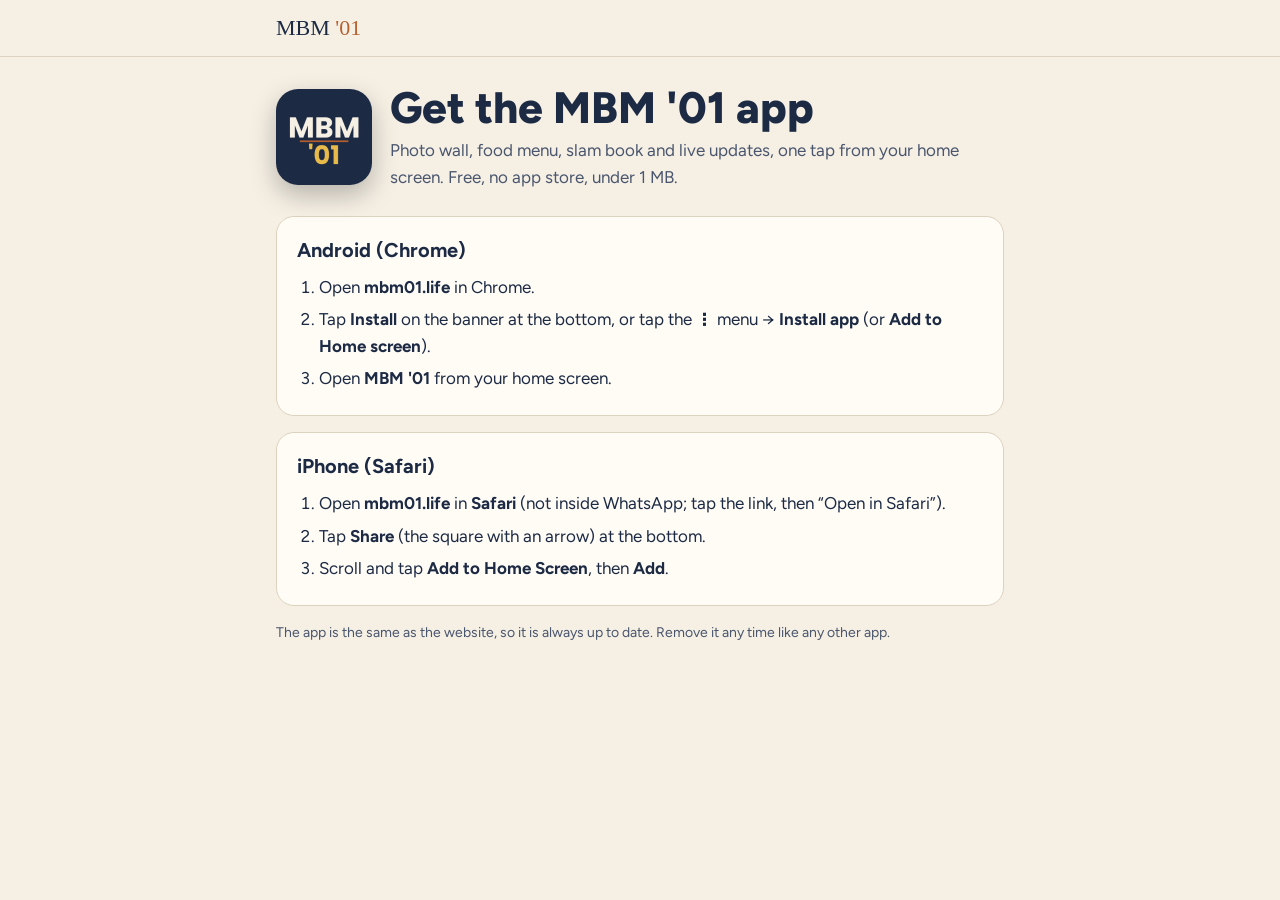
<file: get-app.html>
<!doctype html><html lang="en"><head><meta charset="utf-8"><meta name="viewport" content="width=device-width,initial-scale=1,viewport-fit=cover">
<title>Get the app · MBM '01</title>
<meta property="og:title" content="Get the MBM '01 app">
<meta property="og:description" content="Install the Silver Jubilee app on your phone: photo wall, food menu, slam book and live updates, one tap from your home screen.">
<link rel="preconnect" href="https://fonts.googleapis.com"><link rel="preconnect" href="https://fonts.gstatic.com" crossorigin>
<link rel="stylesheet" href="https://fonts.googleapis.com/css2?family=Caveat:wght@700&family=Figtree:wght@400;500;600;700;800&family=Permanent+Marker&display=swap">
<style>
:root{--ground:#F5EFE4;--paper:#FFFCF6;--ink:#1C2A44;--ink-2:#4A566E;--line:#DDD2BF;--sand:#B8612F;--blue:#2E5597;--mustard:#E8BA4A;--ok:#2E7D4F;--display:"Permanent Marker",cursive;--hand:"Caveat",cursive;--body:"Figtree",system-ui,sans-serif}
@media (prefers-color-scheme:dark){:root:not([data-theme="light"]){color-scheme:dark;--ground:#0F1526;--paper:#18203A;--ink:#F1E9DA;--ink-2:#B5BCCB;--line:#2C3656;--sand:#E08E5B;--blue:#86A8E6;--ok:#6CC08F}}
*{box-sizing:border-box}body{margin:0;background:var(--ground);color:var(--ink);font:17px/1.55 var(--body)}
.wrap{max-width:760px;margin-inline:auto;padding-inline:16px}
nav{border-bottom:1px solid var(--line)}nav .wrap{display:flex;align-items:center;height:56px}
.brand{font-family:var(--display);font-size:22px;color:var(--ink);text-decoration:none}.brand b{color:var(--sand);font-weight:400}
.hero{display:flex;gap:18px;align-items:center;padding-block:28px 10px}
.hero img{width:96px;height:96px;border-radius:22px;box-shadow:0 10px 26px rgba(0,0,0,.25);flex:none}
h1{font-size:clamp(30px,6vw,44px);line-height:1.05;margin:0 0 6px;font-weight:800}
.lead{color:var(--ink-2);margin:0}
.btn{display:inline-flex;align-items:center;gap:8px;font:700 17px/1 var(--body);padding:15px 22px;border-radius:13px;border:0;background:#E8BA4A;color:#1C2A44;cursor:pointer;text-decoration:none}
.card{background:var(--paper);border:1px solid var(--line);border-radius:18px;padding:18px 20px;margin:16px 0}
.card h2{margin:0 0 8px;font-size:20px}
ol{margin:0;padding-left:22px}li{margin:6px 0}
.ok{color:var(--ok);font-weight:700}
.small{font-size:14px;color:var(--ink-2)}
[hidden]{display:none!important}
</style>
<link rel="stylesheet" href="theme.css?v=2"><link rel="manifest" href="manifest.webmanifest"><meta name="theme-color" content="#1C2A44"><meta name="apple-mobile-web-app-capable" content="yes"><meta name="mobile-web-app-capable" content="yes"><meta name="apple-mobile-web-app-status-bar-style" content="black-translucent"><meta name="apple-mobile-web-app-title" content="MBM '01"><link rel="apple-touch-icon" href="apple-touch-icon.png"><link rel="icon" type="image/png" sizes="32x32" href="favicon-32.png">
</head><body>
<nav><div class="wrap"><a class="brand" href="index.html">MBM <b>'01</b></a></div></nav>
<main class="wrap">
  <div class="hero"><img src="icon-192.png" alt=""><div><h1>Get the MBM '01 app</h1><p class="lead">Photo wall, food menu, slam book and live updates, one tap from your home screen. Free, no app store, under 1 MB.</p></div></div>

  <p id="done" class="card ok" hidden>✓ You're using the app. You're all set!</p>
  <div id="one" class="card" hidden><h2>Install in one tap</h2><button class="btn" id="install" type="button">📲 Install the app</button><p class="small" id="instMsg"></p></div>

  <div class="card" id="android"><h2>Android (Chrome)</h2>
    <ol><li>Open <b>mbm01.life</b> in Chrome.</li><li>Tap <b>Install</b> on the banner at the bottom, or tap the <b>⋮</b> menu → <b>Install app</b> (or <b>Add to Home screen</b>).</li><li>Open <b>MBM '01</b> from your home screen.</li></ol></div>
  <div class="card" id="iphone"><h2>iPhone (Safari)</h2>
    <ol><li>Open <b>mbm01.life</b> in <b>Safari</b> (not inside WhatsApp; tap the link, then “Open in Safari”).</li><li>Tap <b>Share</b> (the square with an arrow) at the bottom.</li><li>Scroll and tap <b>Add to Home Screen</b>, then <b>Add</b>.</li></ol></div>
  <p class="small">The app is the same as the website, so it is always up to date. Remove it any time like any other app.</p>
</main>
<script src="app.js"></script>
<script>
(function(){
  var $=function(i){return document.getElementById(i);}, ua=navigator.userAgent, ios=/iphone|ipad|ipod/i.test(ua);
  if((window.matchMedia&&matchMedia('(display-mode: standalone)').matches)||navigator.standalone){ $('done').hidden=false; $('android').hidden=true; $('iphone').hidden=true; return; }
  if(ios) $('android').hidden=true; else if(/android/i.test(ua)) $('iphone').hidden=true;
  var deferred=null;
  window.addEventListener('beforeinstallprompt',function(e){ e.preventDefault(); deferred=e; $('one').hidden=false; var b=document.getElementById('mbmApp'); if(b) b.remove(); });
  $('install').onclick=function(){ if(!deferred) return; deferred.prompt(); deferred.userChoice.then(function(c){ $('instMsg').textContent=c.outcome==='accepted'?'Installed! Look for MBM \'01 on your home screen.':'No problem, you can install it later.'; deferred=null; }); };
})();
</script>
</body></html>
</file>
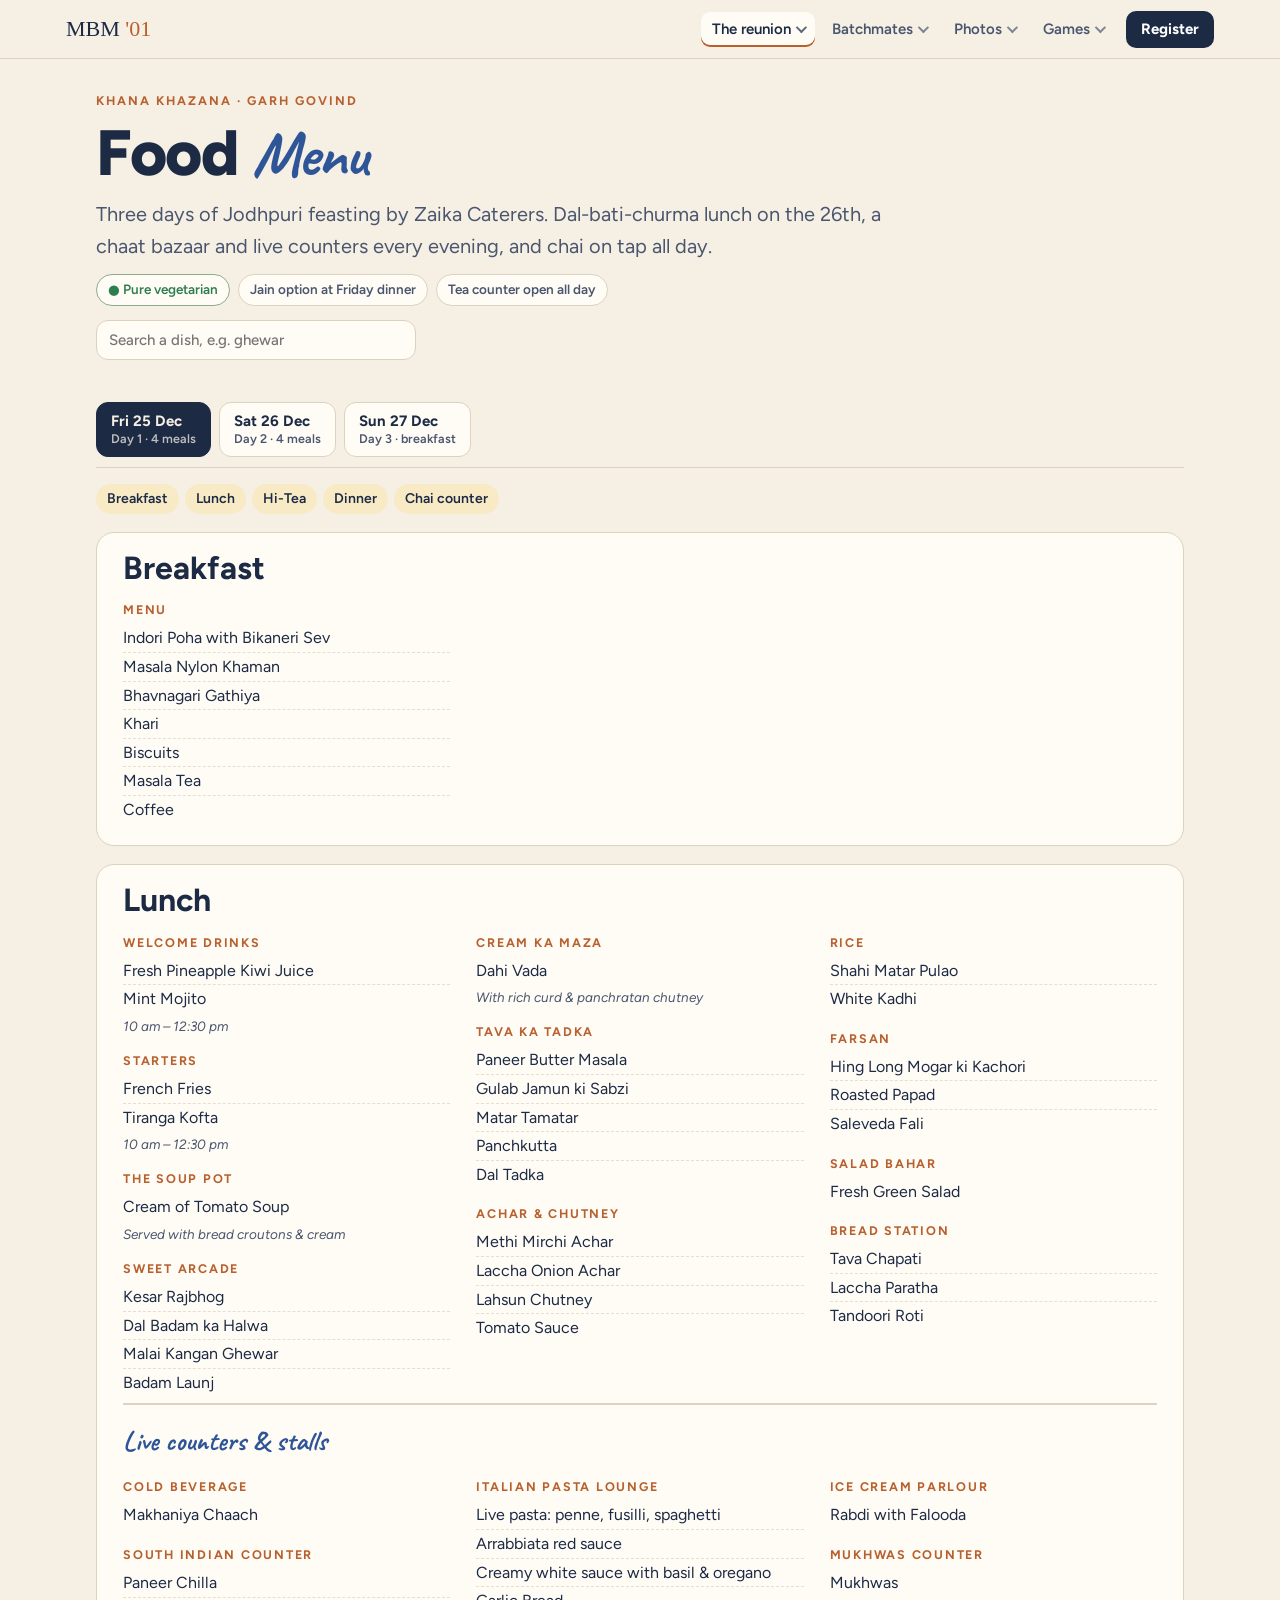
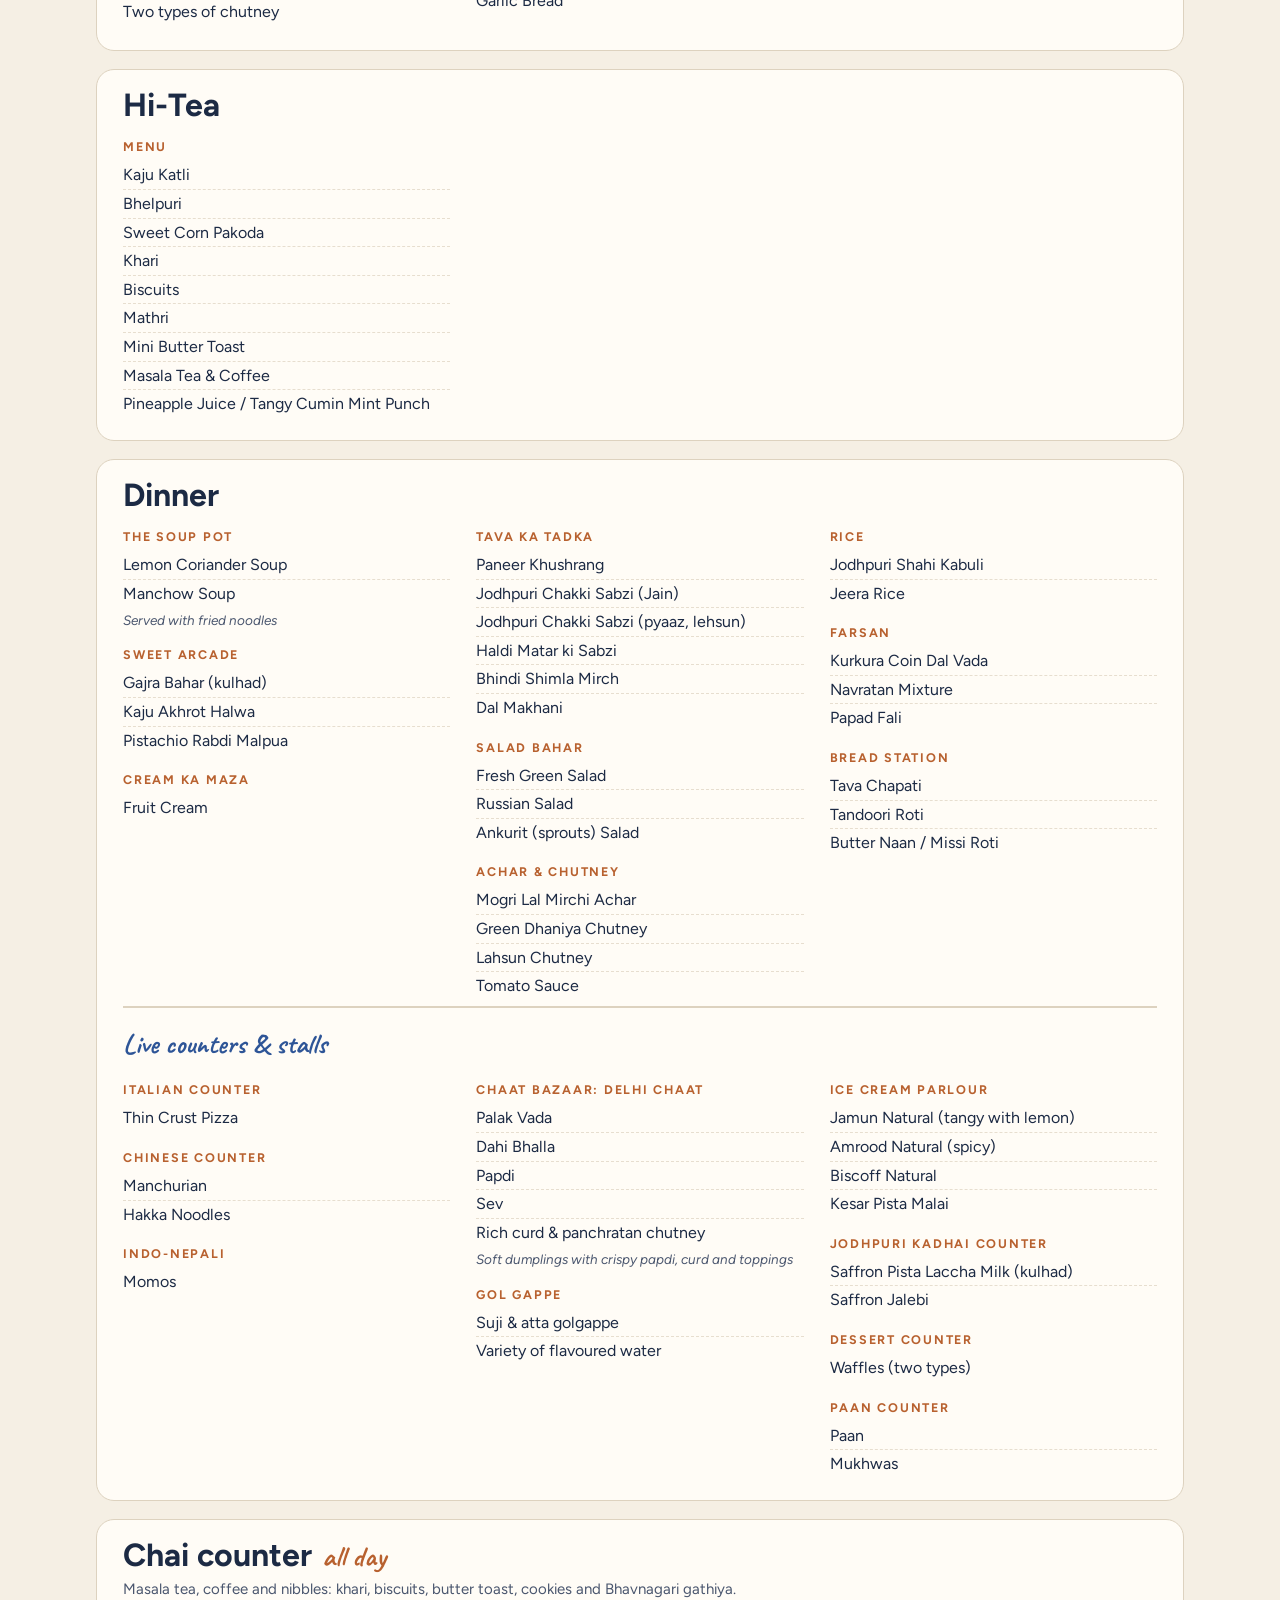
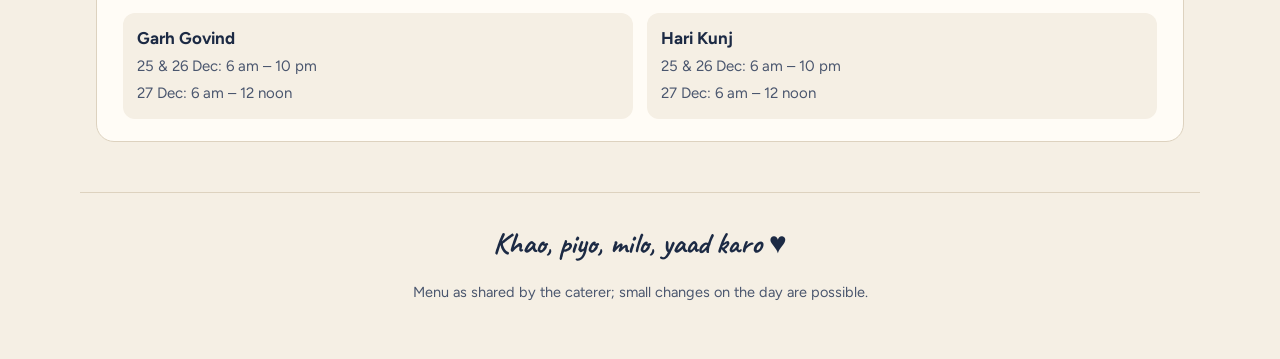
<file: menu.html>
<!doctype html><html lang="en"><head><meta charset="utf-8"><meta name="viewport" content="width=device-width,initial-scale=1,viewport-fit=cover">
<title>Food Menu · MBM '01</title>
<link rel="preconnect" href="https://fonts.googleapis.com"><link rel="preconnect" href="https://fonts.gstatic.com" crossorigin>
<link rel="stylesheet" href="https://fonts.googleapis.com/css2?family=Caveat:wght@500;700&family=Figtree:wght@400;500;600;700;800&family=Permanent+Marker&display=swap">
<style>
:root{--ground:#F5EFE4;--paper:#FFFCF6;--ink:#1C2A44;--ink-2:#4A566E;--line:#DDD2BF;--sand:#B8612F;--blue:#2E5597;--mustard:#E8BA4A;--ok:#2E7D4F;
--display:"Permanent Marker",cursive;--hand:"Caveat","Segoe Print",cursive;--body:"Figtree",system-ui,-apple-system,"Segoe UI",Roboto,sans-serif}
@media (prefers-color-scheme:dark){:root:not([data-theme="light"]){color-scheme:dark;--ground:#0F1526;--paper:#18203A;--ink:#F1E9DA;--ink-2:#B5BCCB;--line:#2C3656;--sand:#E08E5B;--blue:#86A8E6;--mustard:#E4B862;--ok:#6CC08F}}
:root[data-theme="dark"]{color-scheme:dark;--ground:#0F1526;--paper:#18203A;--ink:#F1E9DA;--ink-2:#B5BCCB;--line:#2C3656;--sand:#E08E5B;--blue:#86A8E6;--mustard:#E4B862;--ok:#6CC08F}
*{box-sizing:border-box}body{margin:0;background:var(--ground);color:var(--ink);font:17px/1.6 var(--body);-webkit-font-smoothing:antialiased}
a{color:var(--blue)}:focus-visible{outline:3px solid var(--mustard);outline-offset:2px;border-radius:4px}
.wrap{max-width:1120px;margin-inline:auto;padding-inline:16px}
nav{position:sticky;top:env(safe-area-inset-top,0px);z-index:6;background:color-mix(in srgb,var(--ground) 90%,transparent);backdrop-filter:blur(10px);-webkit-backdrop-filter:blur(10px);border-bottom:1px solid var(--line)}
nav .wrap{display:flex;align-items:center;gap:14px;height:56px}
.brand{font-family:var(--display);font-size:22px;color:var(--ink);text-decoration:none}.brand b{color:var(--sand);font-weight:400}
nav .links{margin-left:auto;display:flex;gap:4px}
nav .links a{padding:6px 10px;border-radius:8px;color:var(--ink-2);text-decoration:none;font-weight:600;font-size:14.5px;white-space:nowrap}
header{padding-block:32px 6px}
.label{font-size:12.5px;font-weight:700;letter-spacing:.16em;text-transform:uppercase;color:var(--sand)}
h1{font-size:clamp(38px,7vw,64px);line-height:1;margin:.15em 0 .2em;font-weight:800;letter-spacing:-.02em}
h1 .hand{font-family:var(--hand);color:var(--blue);font-weight:700}
.lead{font-size:clamp(17px,2.2vw,20px);max-width:64ch;color:var(--ink-2);margin:0 0 6px}
.pills{display:flex;flex-wrap:wrap;gap:8px;margin:12px 0 0}
.pill{font:600 13.5px/1 var(--body);padding:8px 11px;border-radius:999px;background:var(--paper);border:1px solid var(--line);color:var(--ink-2)}
.pill.veg{color:var(--ok);border-color:color-mix(in srgb,var(--ok) 45%,var(--line))}
.days{position:sticky;top:56px;z-index:5;background:var(--ground);padding:14px 0 10px;display:flex;gap:8px;overflow-x:auto;scrollbar-width:none;border-bottom:1px solid var(--line);margin-top:22px}
.days::-webkit-scrollbar{display:none}
.day{flex:0 0 auto;font:700 15px/1.1 var(--body);padding:10px 14px;border-radius:12px;border:1.5px solid var(--line);background:var(--paper);color:var(--ink);cursor:pointer;text-align:left}
.day small{display:block;font-weight:600;font-size:12.5px;color:var(--ink-2);margin-top:3px}
.day[aria-selected="true"]{background:var(--ink);color:var(--ground);border-color:var(--ink)}
.day[aria-selected="true"] small{color:color-mix(in srgb,var(--ground) 75%,transparent)}
.jump{display:flex;flex-wrap:wrap;gap:6px;margin:16px 0 4px}
.jump a{font:600 14px/1 var(--body);padding:8px 11px;border-radius:999px;background:color-mix(in srgb,var(--mustard) 28%,var(--paper));color:var(--ink);text-decoration:none}
.meal{background:var(--paper);border:1px solid var(--line);border-radius:18px;padding:18px clamp(14px,3vw,26px) 22px;margin:18px 0;scroll-margin-top:140px}
.meal>h2{margin:0;font-size:clamp(24px,3.5vw,32px);line-height:1.1;display:flex;align-items:baseline;gap:10px;flex-wrap:wrap}
.meal>h2 .hand{font-family:var(--hand);font-weight:700;color:var(--sand);font-size:.9em}
.meal>p.sub{margin:4px 0 0;color:var(--ink-2);font-size:15px}
.secs{columns:3 240px;column-gap:26px;margin-top:14px}
.sec{break-inside:avoid;margin:0 0 16px}
.sec h3{margin:0 0 4px;font-size:12.5px;letter-spacing:.14em;text-transform:uppercase;color:var(--sand)}
.sec ul{margin:0;padding:0;list-style:none}
.sec li{padding:3px 0;border-bottom:1px dashed color-mix(in srgb,var(--line) 70%,transparent);font-size:16px;line-height:1.35}
.sec li:last-child{border-bottom:0}
.sec p{margin:4px 0 0;font-size:13.5px;color:var(--ink-2);font-style:italic;line-height:1.35}
.live{margin-top:6px;padding-top:14px;border-top:2px solid var(--line)}
.live>h3{margin:0 0 10px;font-family:var(--hand);font-size:28px;color:var(--blue);font-weight:700;letter-spacing:0;text-transform:none}
.tea{display:grid;grid-template-columns:repeat(auto-fit,minmax(260px,1fr));gap:14px;margin-top:12px}
.tea div{background:var(--ground);border-radius:12px;padding:12px 14px}
.tea b{display:block}
.tea span{font-size:15px;color:var(--ink-2)}
.search{font:500 15px var(--body);padding:10px 12px;border-radius:12px;border:1.5px solid var(--line);background:var(--paper);color:var(--ink);width:100%;max-width:320px;margin-top:14px}
mark{background:color-mix(in srgb,var(--mustard) 60%,transparent);color:inherit;border-radius:3px}
.none{color:var(--ink-2);padding:20px 0}
footer{margin-top:50px;border-top:1px solid var(--line);padding-block:26px 40px;text-align:center;color:var(--ink-2);font-size:14.5px}
footer .hand{font-family:var(--hand);font-size:30px;font-weight:700;color:var(--ink)}
@media print{nav,.days,.jump,.search,footer{display:none}.meal{break-inside:avoid;border:0}}
</style>
<link rel="stylesheet" href="theme.css?v=2"><link rel="manifest" href="manifest.webmanifest"><meta name="theme-color" content="#1C2A44"><meta name="apple-mobile-web-app-capable" content="yes"><meta name="mobile-web-app-capable" content="yes"><meta name="apple-mobile-web-app-status-bar-style" content="black-translucent"><meta name="apple-mobile-web-app-title" content="MBM '01"><link rel="apple-touch-icon" href="apple-touch-icon.png"><link rel="icon" type="image/png" sizes="32x32" href="favicon-32.png">
</head><body>
<nav><div class="wrap"><a class="brand" href="index.html">MBM <b>'01</b></a>
<div class="links"><a href="index.html#schedule">Schedule</a><a href="wall.html">Photo Wall</a><a href="booth.html">Booth</a></div></div></nav>
<main class="wrap">
<header>
  <div class="label">Khana khazana · Garh Govind</div>
  <h1>Food <span class="hand">Menu</span></h1>
  <p class="lead">Three days of Jodhpuri feasting by Zaika Caterers. Dal-bati-churma lunch on the 26th, a chaat bazaar and live counters every evening, and chai on tap all day.</p>
  <div class="pills"><span class="pill veg">● Pure vegetarian</span><span class="pill">Jain option at Friday dinner</span><span class="pill">Tea counter open all day</span></div>
  <input class="search" id="q" type="search" placeholder="Search a dish, e.g. ghewar" aria-label="Search the menu">
</header>

<div class="days" role="tablist" aria-label="Day" id="days"></div>
<div class="jump" id="jump"></div>
<div id="out"></div>

<section class="meal" id="tea">
  <h2>Chai counter <span class="hand">all day</span></h2>
  <p class="sub">Masala tea, coffee and nibbles: khari, biscuits, butter toast, cookies and Bhavnagari gathiya.</p>
  <div class="tea">
    <div><b>Garh Govind</b><span>25 &amp; 26 Dec: 6 am – 10 pm<br>27 Dec: 6 am – 12 noon</span></div>
    <div><b>Hari Kunj</b><span>25 &amp; 26 Dec: 6 am – 10 pm<br>27 Dec: 6 am – 12 noon</span></div>
  </div>
</section>
</main>
<footer class="wrap"><div class="hand">Khao, piyo, milo, yaad karo ♥</div><p>Menu as shared by the caterer; small changes on the day are possible.</p></footer>

<script>
(function(){
  // [section title, [items], note]
  var M = [
   {day:0, meal:"Breakfast", secs:[
     ["Menu",["Indori Poha with Bikaneri Sev","Masala Nylon Khaman","Bhavnagari Gathiya","Khari","Biscuits","Masala Tea","Coffee"]]
   ]},
   {day:0, meal:"Lunch", secs:[
     ["Welcome drinks",["Fresh Pineapple Kiwi Juice","Mint Mojito"],"10 am – 12:30 pm"],
     ["Starters",["French Fries","Tiranga Kofta"],"10 am – 12:30 pm"],
     ["The soup pot",["Cream of Tomato Soup"],"Served with bread croutons & cream"],
     ["Sweet arcade",["Kesar Rajbhog","Dal Badam ka Halwa","Malai Kangan Ghewar","Badam Launj"]],
     ["Cream ka maza",["Dahi Vada"],"With rich curd & panchratan chutney"],
     ["Tava ka tadka",["Paneer Butter Masala","Gulab Jamun ki Sabzi","Matar Tamatar","Panchkutta","Dal Tadka"]],
     ["Achar & chutney",["Methi Mirchi Achar","Laccha Onion Achar","Lahsun Chutney","Tomato Sauce"]],
     ["Rice",["Shahi Matar Pulao","White Kadhi"]],
     ["Farsan",["Hing Long Mogar ki Kachori","Roasted Papad","Saleveda Fali"]],
     ["Salad bahar",["Fresh Green Salad"]],
     ["Bread station",["Tava Chapati","Laccha Paratha","Tandoori Roti"]]
   ], live:[
     ["Cold beverage",["Makhaniya Chaach"]],
     ["South Indian counter",["Paneer Chilla","Two types of chutney"]],
     ["Italian pasta lounge",["Live pasta: penne, fusilli, spaghetti","Arrabbiata red sauce","Creamy white sauce with basil & oregano","Garlic Bread"]],
     ["Ice cream parlour",["Rabdi with Falooda"]],
     ["Mukhwas counter",["Mukhwas"]]
   ]},
   {day:0, meal:"Hi-Tea", secs:[
     ["Menu",["Kaju Katli","Bhelpuri","Sweet Corn Pakoda","Khari","Biscuits","Mathri","Mini Butter Toast","Masala Tea & Coffee","Pineapple Juice / Tangy Cumin Mint Punch"]]
   ]},
   {day:0, meal:"Dinner", secs:[
     ["The soup pot",["Lemon Coriander Soup","Manchow Soup"],"Served with fried noodles"],
     ["Sweet arcade",["Gajra Bahar (kulhad)","Kaju Akhrot Halwa","Pistachio Rabdi Malpua"]],
     ["Cream ka maza",["Fruit Cream"]],
     ["Tava ka tadka",["Paneer Khushrang","Jodhpuri Chakki Sabzi (Jain)","Jodhpuri Chakki Sabzi (pyaaz, lehsun)","Haldi Matar ki Sabzi","Bhindi Shimla Mirch","Dal Makhani"]],
     ["Salad bahar",["Fresh Green Salad","Russian Salad","Ankurit (sprouts) Salad"]],
     ["Achar & chutney",["Mogri Lal Mirchi Achar","Green Dhaniya Chutney","Lahsun Chutney","Tomato Sauce"]],
     ["Rice",["Jodhpuri Shahi Kabuli","Jeera Rice"]],
     ["Farsan",["Kurkura Coin Dal Vada","Navratan Mixture","Papad Fali"]],
     ["Bread station",["Tava Chapati","Tandoori Roti","Butter Naan / Missi Roti"]]
   ], live:[
     ["Italian counter",["Thin Crust Pizza"]],
     ["Chinese counter",["Manchurian","Hakka Noodles"]],
     ["Indo-Nepali",["Momos"]],
     ["Chaat bazaar: Delhi chaat",["Palak Vada","Dahi Bhalla","Papdi","Sev","Rich curd & panchratan chutney"],"Soft dumplings with crispy papdi, curd and toppings"],
     ["Gol gappe",["Suji & atta golgappe","Variety of flavoured water"]],
     ["Ice cream parlour",["Jamun Natural (tangy with lemon)","Amrood Natural (spicy)","Biscoff Natural","Kesar Pista Malai"]],
     ["Jodhpuri kadhai counter",["Saffron Pista Laccha Milk (kulhad)","Saffron Jalebi"]],
     ["Dessert counter",["Waffles (two types)"]],
     ["Paan counter",["Paan","Mukhwas"]]
   ]},
   {day:1, meal:"Breakfast", secs:[
     ["Sweet arcade",["Saffron Imarti","Gulab Halwa Pali","Kesar Pista Milk"]],
     ["South Indian",["Sambhar Vada","Idli","Sambhar","Coconut Chutney"]],
     ["Farsan",["Dry Fruit Upma with Achar","Dal Pakwan","Masala Nylon Khaman","Variety of Paratha"],"Dal pakwan with tamatar, pyaaz, mirchi, imli & dhaniya chutney; parathas with curd & achar"],
     ["Bakery",["Bread Butter Jam","Vegetable Grilled Sandwich"]],
     ["Tea counter",["Cornflakes","Chocos","Plain Milk","Masala Tea & Coffee","Khari","Mini Butter Toast"]],
     ["Fresh fruits",["Apple","Watermelon","Papaya"]]
   ]},
   {day:1, meal:"Lunch", note:"Rajasthani special", secs:[
     ["Welcome drinks",["Mint Mojito","Blue Lagoon"]],
     ["The soup pot",["Rajasthani Raab"]],
     ["Rajasthani counter",["Malai Rajbhog","Meva Churma Ladoo","Besan Churma","Rajasthani Plain Bati","Masala Bati (aloo + matar)","Panchmel Dal","Govind Gatte ki Sabzi","Tamatar Pyaaz Puli Sabzi","Sarson ka Saag","Kadhai Paneer","Jodhpuri Kadhi"]],
     ["Breads & rice",["Makki ki Roti","Bajre ka Sogra","Tava Chapati","Jeera Rice"]],
     ["On the side",["Mirchi ka Kutta","Lahsun Chutney","Roasted Papad","Fresh Green Salad","Pyaaz Churi (dhungar)","Makhaniya Chaach","Ghee, Gud & Sugar"]]
   ], live:[
     ["Ice cream parlour",["Kesar Pista Kulfi","Chocolate Kulfi"]],
     ["Mukhwas",["Mukhwas"]]
   ]},
   {day:1, meal:"Hi-Tea", secs:[
     ["Menu",["Panch Meva Chakki","Veg Pakoda","Khari","Biscuits","Mathri","Masala Tea","Coffee","Watermelon Juice"]]
   ]},
   {day:1, meal:"Dinner", secs:[
     ["The soup pot",["Tomato Basil Soup","Almond Broccoli Soup"]],
     ["Sweet arcade",["Amrit Cake","One Bite Rabdi Ghewar","Gajar Halwa","Paneer Hot Gulab Jamun (black)"]],
     ["Cream ka maza",["Fruit Cocktail"]],
     ["Tava ka tadka",["Paneer Tikka Masala","Zafrani Malai Kofta","Stuffed Pyaaz & Aloo with Ratalu","Kadhai Navratan Korma (white gravy)","Dal Fry"]],
     ["Salad bahar",["Fresh Green Salad"]],
     ["Achar & chutney",["Besan Mirchi (bharwan)","Lahsun Chutney","Tomato Sauce"]],
     ["Rice",["Ram Khichdi","Jeera Rice"]],
     ["Farsan",["Jodhpuri Kofta & Mirchi Vada","Meva Mysore","Papad Fali","Jhakas Khichiya"]],
     ["Bread station",["Tava Chapati","Tandoori Roti","Laccha Paratha"]]
   ], live:[
     ["South Indian counter",["Paneer Masala Dosa","Coconut Chutney (two types)"]],
     ["Mexican counter",["Quesadillas"],"Tortillas folded and filled with cheese"],
     ["Barbecue",["Achari Paneer Tikka","Malai Paneer Tikka","Masala Pineapple & Apple Tikka"],"Marinated in spiced yoghurt, skewered and grilled"],
     ["Jodhpuri kadhai counter",["Saffron Pista Laccha Milk (kulhad)","Saffron Jalebi"]],
     ["Ice cream parlour (Havmor)",["American Nuts","Mango","Choco Chips"]],
     ["Paan counter",["Paan","Mukhwas"]]
   ]},
   {day:2, meal:"Breakfast", note:"Farewell breakfast", secs:[
     ["Sweet arcade",["Saffron Big Jalebi","Kesar Pista Milk"]],
     ["South Indian",["Idli","Sambhar","Coconut Chutney"]],
     ["Farsan",["Vagani (murmura fry)","Gujarati Fafda","Shahi Samosa","Chhole Bhature"],"Fafda with papaya, mirchi & imli chutney; chhole bhature with achar, fried mirchi & pyaaz"],
     ["Bread station",["Bread Butter Jam"]],
     ["Tea counter",["Cornflakes","Chocos","Plain Milk","Masala Tea & Coffee","Mini Butter Toast","Khari","Biscuits"]],
     ["Fresh fruits",["Apple","Papaya","Chiku"]]
   ]}
  ];
  var DAYS=[["Fri 25 Dec","Day 1 · 4 meals"],["Sat 26 Dec","Day 2 · 4 meals"],["Sun 27 Dec","Day 3 · breakfast"]];
  var $=function(id){return document.getElementById(id);}, cur=0;
  (function(){ var h=location.hash.match(/day(\d)/); if(h) cur=Math.min(2,+h[1]-1); })();
  function el(t,c,x){ var e=document.createElement(t); if(c) e.className=c; if(x!=null) e.textContent=x; return e; }
  function hl(li, text, term){ if(!term){ li.textContent=text; return; } var i=text.toLowerCase().indexOf(term); if(i<0){ li.textContent=text; return; }
    li.appendChild(document.createTextNode(text.slice(0,i))); li.appendChild(el("mark",null,text.slice(i,i+term.length))); li.appendChild(document.createTextNode(text.slice(i+term.length))); }
  function sec(s, term){ var d=el("div","sec"); d.appendChild(el("h3",null,s[0])); var ul=el("ul");
    s[1].forEach(function(x){ if(term && x.toLowerCase().indexOf(term)<0 && s[0].toLowerCase().indexOf(term)<0) return; var li=el("li"); hl(li,x,term); ul.appendChild(li); });
    if(!ul.children.length) return null; d.appendChild(ul); if(s[2]) d.appendChild(el("p",null,s[2])); return d; }
  function render(){
    var term=$("q").value.trim().toLowerCase(), out=$("out"), jump=$("jump"); out.textContent=""; jump.textContent="";
    var days=$("days"); days.textContent="";
    DAYS.forEach(function(d,i){ var b=el("button","day"); b.type="button"; b.setAttribute("role","tab"); b.setAttribute("aria-selected", !term && i===cur);
      b.appendChild(document.createTextNode(d[0])); b.appendChild(el("small",null,d[1])); b.onclick=function(){ $("q").value=""; cur=i; history.replaceState(null,"","#day"+(i+1)); render(); window.scrollTo({top:$("days").offsetTop-56,behavior:"smooth"}); }; days.appendChild(b); });
    var shown=0;
    M.forEach(function(m,k){
      if(!term && m.day!==cur) return;
      var box=el("section","meal"); box.id="m"+k;
      var h=el("h2",null,m.meal); h.appendChild(el("span","hand", term? DAYS[m.day][0] : (m.note||""))); box.appendChild(h);
      if(term && m.note) box.appendChild(el("p","sub",m.note));
      var g=el("div","secs"), any=0; m.secs.forEach(function(s){ var n=sec(s,term); if(n){ g.appendChild(n); any++; } }); if(any) box.appendChild(g);
      if(m.live){ var lv=el("div","live"), lg=el("div","secs"), la=0; lv.appendChild(el("h3",null,"Live counters & stalls"));
        m.live.forEach(function(s){ var n=sec(s,term); if(n){ lg.appendChild(n); la++; } }); if(la){ lv.appendChild(lg); box.appendChild(lv); any+=la; } }
      if(!any) return;
      out.appendChild(box); shown++;
      if(!term){ var a=el("a",null,m.meal); a.href="#m"+k; jump.appendChild(a); }
    });
    if(!term){ var a=el("a",null,"Chai counter"); a.href="#tea"; jump.appendChild(a); }
    if(term && !shown) out.appendChild(el("p","none","Nothing matching “"+$("q").value+"”. Try another dish."));
  }
  $("q").addEventListener("input", render);
  render();
})();
</script>
<script src="nav.js" defer></script>
<script src="news.js" defer></script>
<script src="app.js" defer></script>
</body></html>
</file>
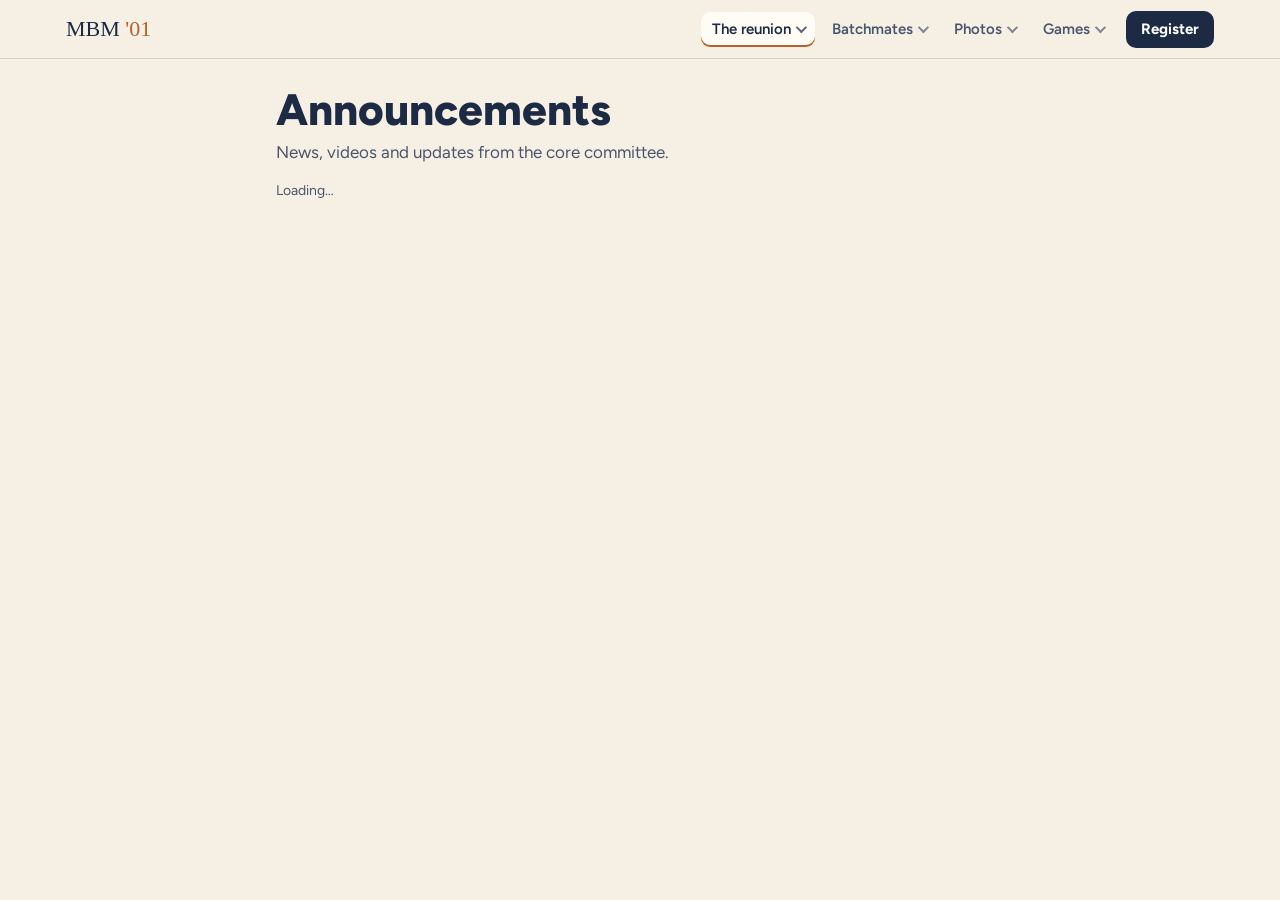
<file: news.html>
<!doctype html><html lang="en"><head><meta charset="utf-8"><meta name="viewport" content="width=device-width,initial-scale=1,viewport-fit=cover">
<title>Announcements · MBM '01</title>
<meta property="og:title" content="MBM '01 announcements">
<meta property="og:description" content="News, videos and updates from the core committee for the MBM 2001 Silver Jubilee reunion.">
<link rel="preconnect" href="https://fonts.googleapis.com"><link rel="preconnect" href="https://fonts.gstatic.com" crossorigin>
<link rel="stylesheet" href="https://fonts.googleapis.com/css2?family=Caveat:wght@700&family=Figtree:wght@400;500;600;700;800&family=Permanent+Marker&display=swap">
<style>
:root{--ground:#F5EFE4;--paper:#FFFCF6;--ink:#1C2A44;--ink-2:#4A566E;--line:#DDD2BF;--sand:#B8612F;--blue:#2E5597;--mustard:#E8BA4A;--ok:#2E7D4F;--display:"Permanent Marker",cursive;--hand:"Caveat",cursive;--body:"Figtree",system-ui,sans-serif}
@media (prefers-color-scheme:dark){:root:not([data-theme="light"]){color-scheme:dark;--ground:#0F1526;--paper:#18203A;--ink:#F1E9DA;--ink-2:#B5BCCB;--line:#2C3656;--sand:#E08E5B;--blue:#86A8E6;--ok:#6CC08F}}
*{box-sizing:border-box}body{margin:0;background:var(--ground);color:var(--ink);font:17px/1.55 var(--body)}
.wrap{max-width:760px;margin-inline:auto;padding-inline:16px}
nav{border-bottom:1px solid var(--line)}nav .wrap{display:flex;align-items:center;height:56px}
.brand{font-family:var(--display);font-size:22px;color:var(--ink);text-decoration:none}.brand b{color:var(--sand);font-weight:400}
.hero{display:flex;gap:18px;align-items:center;padding-block:28px 10px}
.hero img{width:96px;height:96px;border-radius:22px;box-shadow:0 10px 26px rgba(0,0,0,.25);flex:none}
h1{font-size:clamp(30px,6vw,44px);line-height:1.05;margin:0 0 6px;font-weight:800}
.lead{color:var(--ink-2);margin:0}
.btn{display:inline-flex;align-items:center;gap:8px;font:700 17px/1 var(--body);padding:15px 22px;border-radius:13px;border:0;background:#E8BA4A;color:#1C2A44;cursor:pointer;text-decoration:none}
.card{background:var(--paper);border:1px solid var(--line);border-radius:18px;padding:18px 20px;margin:16px 0}
.card h2{margin:0 0 8px;font-size:20px}
ol{margin:0;padding-left:22px}li{margin:6px 0}
.ok{color:var(--ok);font-weight:700}
.small{font-size:14px;color:var(--ink-2)}
[hidden]{display:none!important}
.mbn-full{display:grid;gap:16px;margin:20px 0 40px}
.mbn-full .mbn-card{background:var(--paper);border:1px solid var(--line);border-radius:18px;overflow:hidden}
.mbn-full .mbn-card>div:last-child{padding:16px 18px}
.mbn-full .mbn-card h3{margin:4px 0 8px;font-size:21px}.mbn-full .mbn-card p{margin:0 0 8px;white-space:pre-line}
.mbn-full .mbn-card img{width:100%;display:block;max-height:460px;object-fit:cover}
</style>
<link rel="stylesheet" href="theme.css?v=2"><link rel="manifest" href="manifest.webmanifest"><meta name="theme-color" content="#1C2A44"><meta name="apple-mobile-web-app-capable" content="yes"><meta name="mobile-web-app-capable" content="yes"><meta name="apple-mobile-web-app-status-bar-style" content="black-translucent"><meta name="apple-mobile-web-app-title" content="MBM '01"><link rel="apple-touch-icon" href="apple-touch-icon.png"><link rel="icon" type="image/png" sizes="32x32" href="favicon-32.png">
</head><body>
<nav id="mbm-nav"><div class="wrap"><a class="brand" href="index.html">MBM <b>'01</b></a></div></nav>
<main class="wrap">
  <h1 style="margin-top:28px">Announcements</h1>
  <p class="lead">News, videos and updates from the core committee.</p>
  <div id="allNews"><p class="small">Loading…</p></div>
</main>
<script src="nav.js" defer></script>
<script src="news.js" defer></script>
<script src="app.js" defer></script>
</body></html>
</file>
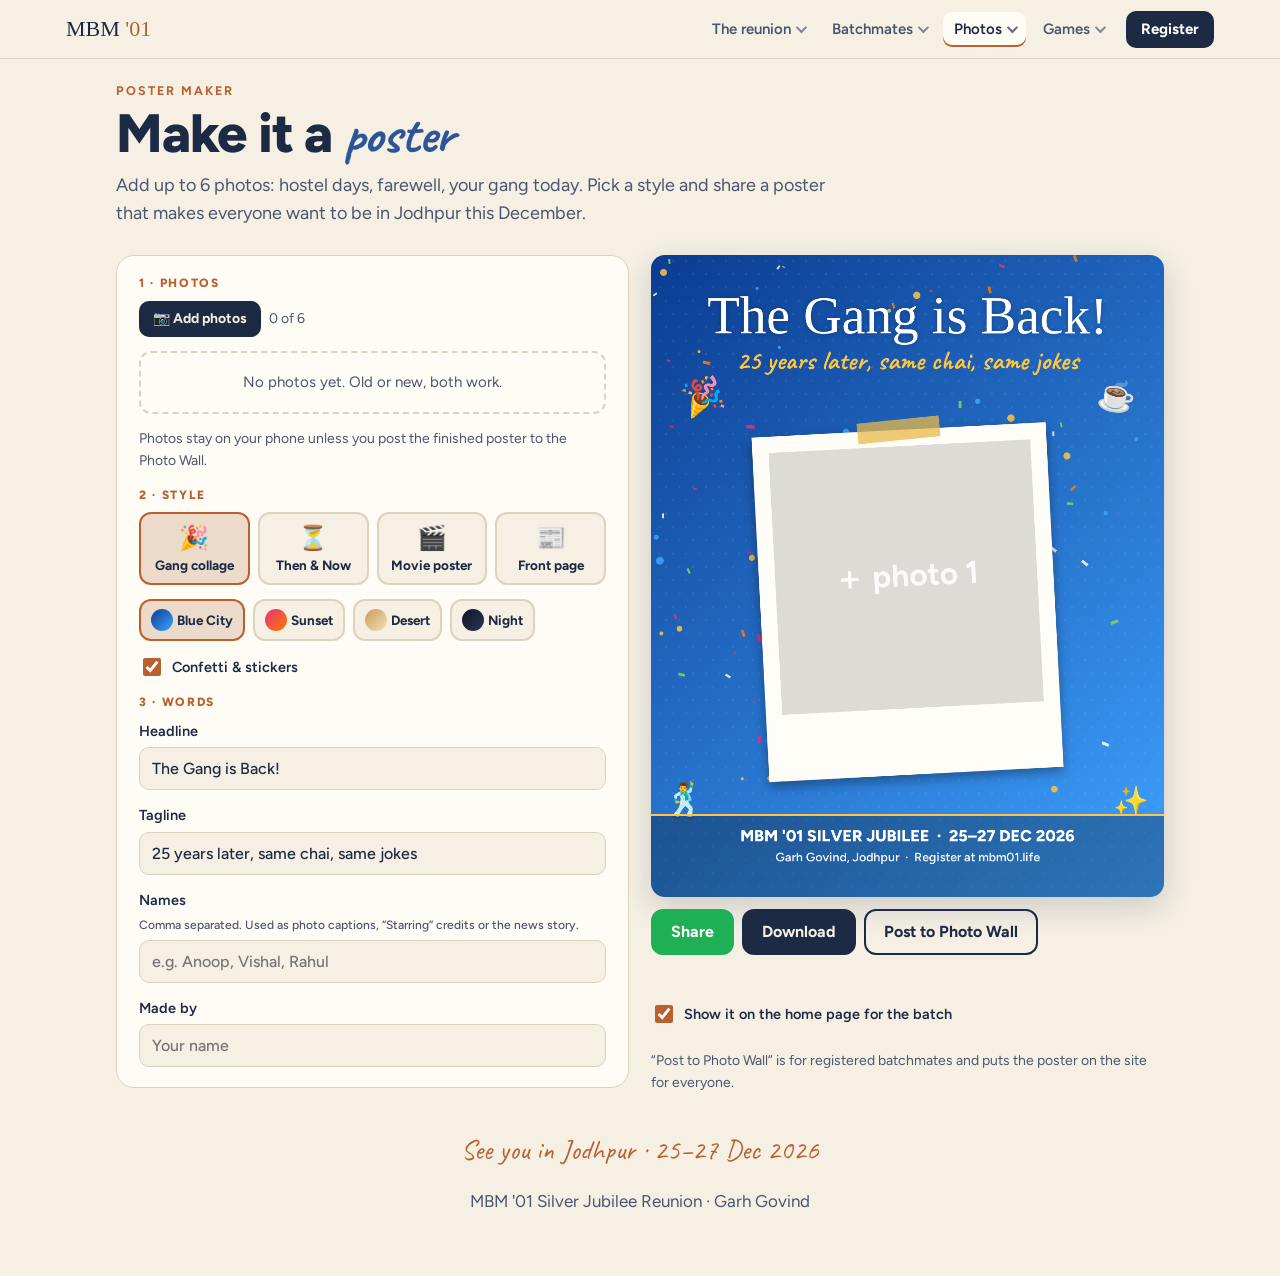
<file: poster.html>
<!doctype html><html lang="en"><head><meta charset="utf-8"><meta name="viewport" content="width=device-width,initial-scale=1,viewport-fit=cover">
<title>Poster Maker · MBM '01</title>
<meta property="og:title" content="MBM '01 Poster Maker">
<meta property="og:description" content="Turn your batch photos into a lively reunion poster. 25–27 Dec 2026, Garh Govind, Jodhpur.">
<link rel="preconnect" href="https://fonts.googleapis.com"><link rel="preconnect" href="https://fonts.gstatic.com" crossorigin>
<link rel="stylesheet" href="https://fonts.googleapis.com/css2?family=Bebas+Neue&family=Caveat:wght@500;700&family=Figtree:wght@400;500;600;700;800&family=Permanent+Marker&family=Playfair+Display:wght@700;900&family=Special+Elite&display=swap">
<style>
:root{--ground:#F5EFE4;--paper:#FFFCF6;--ink:#1C2A44;--ink-2:#4A566E;--line:#DDD2BF;--sand:#B8612F;--blue:#2E5597;--mustard:#E8BA4A;--ok:#2E7D4F;--err:#B03A2E;
--display:"Permanent Marker",cursive;--hand:"Caveat","Segoe Print",cursive;--body:"Figtree",system-ui,-apple-system,"Segoe UI",Roboto,sans-serif}
@media (prefers-color-scheme:dark){:root:not([data-theme="light"]){color-scheme:dark;--ground:#0F1526;--paper:#18203A;--ink:#F1E9DA;--ink-2:#B5BCCB;--line:#2C3656;--sand:#E08E5B;--blue:#86A8E6;--mustard:#E4B862;--ok:#6CC08F;--err:#F08A7E}}
:root[data-theme="dark"]{color-scheme:dark;--ground:#0F1526;--paper:#18203A;--ink:#F1E9DA;--ink-2:#B5BCCB;--line:#2C3656;--sand:#E08E5B;--blue:#86A8E6;--mustard:#E4B862;--ok:#6CC08F;--err:#F08A7E}
*{box-sizing:border-box}body{margin:0;background:var(--ground);color:var(--ink);font:17px/1.55 var(--body);-webkit-font-smoothing:antialiased}
a{color:var(--blue)}:focus-visible{outline:3px solid var(--mustard);outline-offset:2px;border-radius:4px}
.wrap{max-width:1080px;margin-inline:auto;padding-inline:16px}
nav{position:sticky;top:0;z-index:5;background:var(--ground);border-bottom:1px solid var(--line)}
nav .wrap{display:flex;align-items:center;gap:14px;height:56px}
.brand{font-family:var(--display);font-size:22px;color:var(--ink);text-decoration:none}.brand b{color:var(--sand);font-weight:400}
nav .links{margin-left:auto;display:flex;gap:4px}nav .links a{padding:6px 10px;border-radius:8px;color:var(--ink-2);text-decoration:none;font-weight:600;font-size:14.5px}
header{padding-block:22px 6px}
.label{font-size:12.5px;font-weight:700;letter-spacing:.16em;text-transform:uppercase;color:var(--sand)}
h1{font-size:clamp(34px,7vw,54px);line-height:1;margin:.12em 0 .2em;font-weight:800;letter-spacing:-.02em}
h1 .hand{font-family:var(--hand);color:var(--blue);font-weight:700}
.lead{color:var(--ink-2);margin:0 0 8px;font-size:clamp(16px,2.2vw,18px);max-width:62ch}
.grid{display:grid;grid-template-columns:minmax(0,1fr) minmax(0,1fr);gap:22px;margin-top:14px;align-items:start}
@media (max-width:820px){.grid{grid-template-columns:1fr}.preview{position:static!important}}
.panel{background:var(--paper);border:1px solid var(--line);border-radius:18px;padding:18px clamp(14px,3vw,22px) 20px;display:grid;gap:14px}
.step{font-size:12px;font-weight:800;letter-spacing:.14em;text-transform:uppercase;color:var(--sand);margin-bottom:-6px}
.inp{font:500 16px var(--body);padding:11px 12px;border-radius:10px;border:1.5px solid var(--line);background:var(--ground);color:var(--ink);width:100%}
label.f{display:grid;gap:5px;font-weight:600;font-size:14.5px}label.f small{font-weight:500;color:var(--ink-2)}
.row{display:flex;gap:8px;flex-wrap:wrap;align-items:center}
.btn{display:inline-flex;align-items:center;justify-content:center;gap:8px;font:700 16px/1 var(--body);padding:13px 18px;border-radius:12px;border:2px solid var(--ink);background:var(--ink);color:var(--ground);text-decoration:none;cursor:pointer}
.btn.big{background:#E8BA4A;border-color:#E8BA4A;color:#1C2A44}.btn.ghost{background:transparent;color:var(--ink)}.btn.wa{background:#1FAF55;border-color:#1FAF55;color:#fff}
.btn.sm{font-size:14px;padding:9px 12px;border-radius:10px}.btn:disabled{opacity:.55}
.file{position:relative;overflow:hidden}.file input{position:absolute;inset:0;opacity:0;cursor:pointer}
.thumbs{display:grid;grid-template-columns:repeat(auto-fill,minmax(86px,1fr));gap:8px}
.th{position:relative;aspect-ratio:1;border-radius:10px;overflow:hidden;border:2px solid transparent;cursor:pointer;background:var(--ground)}
.th[aria-pressed="true"]{border-color:var(--sand)}
.th img{width:100%;height:100%;object-fit:cover;display:block}
.th .n{position:absolute;left:5px;top:5px;background:rgba(0,0,0,.6);color:#fff;font:700 12px/1 var(--body);padding:4px 6px;border-radius:6px}
.th .x{position:absolute;right:4px;top:4px;width:26px;height:26px;border-radius:50%;border:0;background:rgba(0,0,0,.65);color:#fff;font-size:16px;line-height:1;cursor:pointer}
.th .mv{position:absolute;left:0;right:0;bottom:0;display:flex;justify-content:space-between}
.th .mv button{border:0;background:rgba(0,0,0,.55);color:#fff;font-size:14px;padding:3px 8px;cursor:pointer}
.empty{border:2px dashed var(--line);border-radius:12px;padding:18px;text-align:center;color:var(--ink-2);font-size:15px}
.tpls{display:grid;grid-template-columns:repeat(4,1fr);gap:8px}@media (max-width:480px){.tpls{grid-template-columns:repeat(2,1fr)}}
.tpls button,.pal button{font:700 13.5px/1.2 var(--body);padding:10px 6px;border-radius:12px;border:2px solid var(--line);background:var(--ground);color:var(--ink);cursor:pointer;display:grid;gap:4px;justify-items:center}
.tpls button span{font-size:24px}
.tpls button[aria-pressed="true"],.pal button[aria-pressed="true"]{border-color:var(--sand);background:color-mix(in srgb,var(--sand) 14%,var(--ground))}
.pal{display:flex;gap:8px;flex-wrap:wrap}.pal button{grid-auto-flow:column;align-items:center;padding:8px 10px}
.pal i{width:22px;height:22px;border-radius:50%;display:block}
.chk{display:flex;align-items:center;gap:8px;font-weight:600;font-size:14.5px}.chk input{width:18px;height:18px;accent-color:var(--sand)}
.preview{position:sticky;top:72px;display:grid;gap:12px}
.cvwrap{border-radius:14px;overflow:hidden;box-shadow:0 10px 30px rgba(28,42,68,.18);background:#ddd;touch-action:none}
#cv{display:block;width:100%;height:auto;cursor:grab}
.small{font-size:14px;color:var(--ink-2);margin:0}
.msg{font-weight:600;min-height:1.4em;margin:0}.msg.ok{color:var(--ok)}.msg.err{color:var(--err)}
input[type=range]{width:100%;accent-color:var(--sand)}
footer{padding-block:34px 44px;text-align:center;color:var(--ink-2)}footer .hand{font-family:var(--hand);font-size:28px;color:var(--sand)}
[hidden]{display:none!important}
</style>
<link rel="stylesheet" href="theme.css?v=2"><link rel="manifest" href="manifest.webmanifest"><meta name="theme-color" content="#1C2A44"><meta name="apple-mobile-web-app-capable" content="yes"><meta name="mobile-web-app-capable" content="yes"><meta name="apple-mobile-web-app-status-bar-style" content="black-translucent"><meta name="apple-mobile-web-app-title" content="MBM '01"><link rel="apple-touch-icon" href="apple-touch-icon.png"><link rel="icon" type="image/png" sizes="32x32" href="favicon-32.png">
</head><body>
<nav><div class="wrap"><a class="brand" href="index.html">MBM <b>'01</b></a><div class="links"><a href="index.html">Home</a><a href="wall.html">Photo Wall</a><a href="index.html#register">Register</a></div></div></nav>
<main class="wrap">
<header>
  <div class="label">Poster maker</div>
  <h1>Make it a <span class="hand">poster</span></h1>
  <p class="lead">Add up to 6 photos: hostel days, farewell, your gang today. Pick a style and share a poster that makes everyone want to be in Jodhpur this December.</p>
</header>

<div class="grid">
<section class="panel" aria-label="Poster settings">
  <div class="step">1 · Photos</div>
  <div class="row">
    <label class="btn sm file">📷 Add photos<input type="file" id="file" accept="image/*" multiple></label>
    <span class="small" id="cnt">0 of 6</span>
  </div>
  <div class="thumbs" id="thumbs"><div class="empty" style="grid-column:1/-1">No photos yet. Old or new, both work.</div></div>
  <div id="zoomRow" hidden><label class="f">Zoom photo <span id="zN">1</span><input type="range" id="zoom" min="1" max="3" step=".01" value="1"></label><p class="small">Drag a photo on the poster to reposition it.</p></div>
  <p class="small">Photos stay on your phone unless you post the finished poster to the Photo Wall.</p>

  <div class="step">2 · Style</div>
  <div class="tpls" id="tpls">
    <button type="button" data-t="gang" aria-pressed="true"><span>🎉</span>Gang collage</button>
    <button type="button" data-t="then" aria-pressed="false"><span>⏳</span>Then &amp; Now</button>
    <button type="button" data-t="movie" aria-pressed="false"><span>🎬</span>Movie poster</button>
    <button type="button" data-t="news" aria-pressed="false"><span>📰</span>Front page</button>
  </div>
  <div class="pal" id="pal" aria-label="Colours"></div>
  <label class="chk" id="stkRow"><input type="checkbox" id="stk" checked> Confetti &amp; stickers</label>

  <div class="step">3 · Words</div>
  <label class="f">Headline<input class="inp" id="title" maxlength="44"></label>
  <label class="f">Tagline<input class="inp" id="sub" maxlength="70"></label>
  <label class="f">Names<small>Comma separated. Used as photo captions, “Starring” credits or the news story.</small><input class="inp" id="names" list="nl" maxlength="160" placeholder="e.g. Anoop, Vishal, Rahul"></label>
  <label class="f">Made by<input class="inp" id="me" maxlength="40" placeholder="Your name"></label>
</section>

<section class="preview" aria-label="Poster preview">
  <div class="cvwrap"><canvas id="cv" width="1080" height="1350" aria-label="Poster preview"></canvas></div>
  <div class="row">
    <button class="btn wa" id="share" type="button">Share</button>
    <button class="btn" id="dl" type="button">Download</button>
    <button class="btn ghost" id="wall" type="button">Post to Photo Wall</button>
  </div>
  <p class="msg" id="msg" role="status" aria-live="polite"></p>
  <label style="display:flex;align-items:center;gap:8px;font-weight:600;font-size:14.5px"><input type="checkbox" id="toHome" checked style="width:18px;height:18px;accent-color:var(--sand)"> Show it on the home page for the batch</label>
  <div id="saveBox"></div>
  <p class="small">“Post to Photo Wall” is for registered batchmates and puts the poster on the site for everyone.</p>
</section>
</div>
</main>
<datalist id="nl"></datalist>
<footer class="wrap"><div class="hand">See you in Jodhpur · 25–27 Dec 2026</div><p>MBM '01 Silver Jubilee Reunion · Garh Govind</p></footer>

<script src="auth.js"></script>
<script>
(function(){
  var API="https://script.google.com/macros/s/AKfycby7EIHjCJ053khkkMHN4-gx1mttPKGnQrIkiNw7YXcTFotYF1it1OUQYgCQzlJSMfd9Ng/exec";
  var $=function(id){return document.getElementById(id);};
  var cv=$("cv"), g=cv.getContext("2d"), W=1080, H=1350;
  function store(k,v){ try{ if(v===undefined) return localStorage.getItem(k); localStorage.setItem(k,v); }catch(e){ return null; } }
  function msg(t,c){ var m=$("msg"); m.textContent=t||""; m.className="msg "+(c||""); }

  var DEF={
    gang:{title:"The Gang is Back!",sub:"25 years later, same chai, same jokes"},
    then:{title:"25 Years Later…",sub:"Some things change. The friendship doesn't."},
    movie:{title:"MBM '01",sub:"THE RETURN"},
    news:{title:"Batch of 2001 Reunites!",sub:"Jodhpur braces for three days of nostalgia, dancing and unlimited chai"}
  };
  var PAL=[
    {n:"Blue City",a:"#0B3C91",b:"#3FA2FF",c:"#FFC53D",t:"#FFFFFF"},
    {n:"Sunset",a:"#E5337A",b:"#FF7A00",c:"#FFE08A",t:"#FFFFFF"},
    {n:"Desert",a:"#C99B5C",b:"#F3E1B6",c:"#8B1E0F",t:"#3B230C"},
    {n:"Night",a:"#0F1526",b:"#2C3656",c:"#E8BA4A",t:"#F1E9DA"}
  ];
  var st={t:"gang",pal:0,photos:[],sel:-1,edited:{title:false,sub:false}}, slots=[];

  // ---- controls ----
  PAL.forEach(function(p,i){ var b=document.createElement("button"); b.type="button"; b.setAttribute("aria-pressed",i===0?"true":"false");
    b.innerHTML='<i style="background:linear-gradient(135deg,'+p.a+','+p.b+')"></i>'; b.appendChild(document.createTextNode(p.n));
    b.onclick=function(){ st.pal=i; [].forEach.call($("pal").children,function(x,j){ x.setAttribute("aria-pressed",j===i?"true":"false"); }); draw(); }; $("pal").appendChild(b); });
  function setDefaults(){ if(!st.edited.title) $("title").value=DEF[st.t].title; if(!st.edited.sub) $("sub").value=DEF[st.t].sub; }
  [].forEach.call(document.querySelectorAll("#tpls button"),function(b){ b.onclick=function(){ st.t=b.dataset.t;
    [].forEach.call(document.querySelectorAll("#tpls button"),function(x){ x.setAttribute("aria-pressed",x===b?"true":"false"); });
    $("pal").hidden=st.t==="news"; $("stkRow").hidden=!(st.t==="gang"||st.t==="then"); setDefaults(); draw(); }; });
  $("title").addEventListener("input",function(){ st.edited.title=true; draw(); });
  $("sub").addEventListener("input",function(){ st.edited.sub=true; draw(); });
  ["names","me"].forEach(function(id){ $(id).addEventListener("input",draw); });
  $("stk").onchange=draw;
  var m0=store("mbm01me"); if(m0) $("me").value=m0;
  setDefaults();
  try{ Object.keys(window.MBM_ROSTER||{}).forEach(function(k){ window.MBM_ROSTER[k].forEach(function(n){ var o=document.createElement("option"); o.value=n.split("|")[0]; $("nl").appendChild(o); }); }); }catch(e){}

  // ---- photos ----
  function loadFile(f){ return new Promise(function(res){ if(!/^image\//.test(f.type)) return res(null);
    var u=URL.createObjectURL(f), im=new Image(); im.onload=function(){ var s=Math.min(1,1600/Math.max(im.naturalWidth,im.naturalHeight)), c=document.createElement("canvas");
      c.width=Math.round(im.naturalWidth*s); c.height=Math.round(im.naturalHeight*s); c.getContext("2d").drawImage(im,0,0,c.width,c.height); URL.revokeObjectURL(u); res({c:c,ox:0,oy:0,zoom:1,f:{}}); };
    im.onerror=function(){ res(null); }; im.src=u; }); }
  $("file").onchange=function(){ var fs=[].slice.call(this.files||[]); this.value=""; var room=6-st.photos.length;
    if(!room){ msg("That's 6 photos already. Remove one to add another.","err"); return; }
    if(fs.length>room) msg("Only the first "+room+" were added (6 max).","err"); else msg("");
    Promise.all(fs.slice(0,room).map(loadFile)).then(function(a){ a.filter(Boolean).forEach(function(p){ st.photos.push(p); }); if(st.sel<0&&st.photos.length) st.sel=0; thumbs(); draw(); }); };
  function thumbs(){ var t=$("thumbs"); t.textContent=""; $("cnt").textContent=st.photos.length+" of 6";
    if(!st.photos.length){ t.innerHTML='<div class="empty" style="grid-column:1/-1">No photos yet. Old or new, both work.</div>'; $("zoomRow").hidden=true; return; }
    st.photos.forEach(function(p,i){ var d=document.createElement("div"); d.className="th"; d.setAttribute("role","button"); d.tabIndex=0; d.setAttribute("aria-pressed",i===st.sel?"true":"false"); d.setAttribute("aria-label","Photo "+(i+1));
      var im=new Image(); im.alt=""; im.src=p.c.toDataURL("image/jpeg",.5); d.appendChild(im);
      var n=document.createElement("span"); n.className="n"; n.textContent=i+1; d.appendChild(n);
      var x=document.createElement("button"); x.className="x"; x.type="button"; x.textContent="×"; x.setAttribute("aria-label","Remove photo "+(i+1));
      x.onclick=function(e){ e.stopPropagation(); st.photos.splice(i,1); st.sel=Math.min(st.sel,st.photos.length-1); thumbs(); draw(); }; d.appendChild(x);
      var mv=document.createElement("div"); mv.className="mv";
      [["‹",-1,"Move earlier"],["›",1,"Move later"]].forEach(function(q){ var b=document.createElement("button"); b.type="button"; b.textContent=q[0]; b.setAttribute("aria-label",q[2]);
        b.onclick=function(e){ e.stopPropagation(); var j=i+q[1]; if(j<0||j>=st.photos.length) return; var tmp=st.photos[i]; st.photos[i]=st.photos[j]; st.photos[j]=tmp; st.sel=j; thumbs(); draw(); }; mv.appendChild(b); });
      d.appendChild(mv);
      d.onclick=function(){ st.sel=i; thumbs(); };
      t.appendChild(d); });
    $("zoomRow").hidden=st.sel<0; if(st.sel>=0){ $("zoom").value=st.photos[st.sel].zoom; $("zN").textContent=st.sel+1; } }
  $("zoom").oninput=function(){ if(st.sel<0) return; st.photos[st.sel].zoom=parseFloat(this.value); draw(); };

  // filtered copies (works on every browser, no ctx.filter needed)
  function filtered(p,kind){ if(!kind) return p.c; if(p.f[kind]) return p.f[kind];
    var c=document.createElement("canvas"); c.width=p.c.width; c.height=p.c.height; var x=c.getContext("2d"); x.drawImage(p.c,0,0);
    var d=x.getImageData(0,0,c.width,c.height), a=d.data;
    for(var i=0;i<a.length;i+=4){ var r=a[i],gg=a[i+1],b=a[i+2];
      if(kind==="sepia"){ a[i]=Math.min(255,r*.393+gg*.769+b*.189); a[i+1]=Math.min(255,r*.349+gg*.686+b*.168); a[i+2]=Math.min(255,r*.272+gg*.534+b*.131); }
      else { var y=r*.299+gg*.587+b*.114; y=(y-128)*1.15+128; a[i]=a[i+1]=a[i+2]=Math.max(0,Math.min(255,y)); } }
    x.putImageData(d,0,0); p.f[kind]=c; return c; }

  // ---- drawing helpers ----
  function names(){ return $("names").value.split(",").map(function(s){ return s.trim(); }).filter(Boolean); }
  function rr(x,y,w,h,r){ g.beginPath(); g.moveTo(x+r,y); g.arcTo(x+w,y,x+w,y+h,r); g.arcTo(x+w,y+h,x,y+h,r); g.arcTo(x,y+h,x,y,r); g.arcTo(x,y,x+w,y,r); g.closePath(); }
  function fit(t,font,max,px,min){ var s=px; do{ g.font=font.replace("#",s); if(g.measureText(t).width<=max) break; s-=2; }while(s>(min||16)); return s; }
  function wrap(t,x,y,max,lh,maxLines){ var w=String(t).split(" "), line="", n=0;
    for(var i=0;i<w.length;i++){ var tt=line?line+" "+w[i]:w[i]; if(g.measureText(tt).width>max&&line){ if(maxLines&&n===maxLines-1){ g.fillText(line+"…",x,y+n*lh); return n+1; } g.fillText(line,x,y+n*lh); n++; line=w[i]; } else line=tt; }
    if(line){ g.fillText(line,x,y+n*lh); n++; } return n; }
  // photo i into box (in current transform), cover-fit with pan/zoom; records slot for dragging
  function photo(i,x,y,w,h,kind,tr){ var p=st.photos[i];
    g.save(); g.beginPath(); g.rect(x,y,w,h); g.clip();
    if(p){ var src=filtered(p,kind), s=Math.max(w/src.width,h/src.height)*p.zoom, iw=src.width*s, ih=src.height*s;
      var mx=(iw-w)/2, my=(ih-h)/2; p.ox=Math.max(-mx,Math.min(mx,p.ox)); p.oy=Math.max(-my,Math.min(my,p.oy));
      g.drawImage(src,x+(w-iw)/2+p.ox,y+(h-ih)/2+p.oy,iw,ih); }
    else { g.fillStyle="rgba(128,128,128,.28)"; g.fillRect(x,y,w,h); g.fillStyle="rgba(255,255,255,.85)"; g.textAlign="center"; g.textBaseline="middle"; g.font="700 "+Math.round(Math.min(w,h)*.12)+"px Figtree"; g.fillText("＋ photo "+(i+1),x+w/2,y+h/2); g.textBaseline="alphabetic"; }
    g.restore();
    var t=tr||{cx:0,cy:0,r:0}; slots.push({i:i,x:x,y:y,w:w,h:h,cx:t.cx,cy:t.cy,r:t.r}); }
  function polaroid(i,cx,cy,s,deg,cap,kind){ var r=deg*Math.PI/180, fh=s*1.17, pad=s*.055;
    g.save(); g.translate(cx,cy); g.rotate(r);
    g.shadowColor="rgba(0,0,0,.35)"; g.shadowBlur=24; g.shadowOffsetY=10; g.fillStyle="#FFFDF7"; g.fillRect(-s/2,-fh/2,s,fh); g.shadowColor="transparent";
    photo(i,-s/2+pad,-fh/2+pad,s-2*pad,s-2*pad,kind,{cx:cx,cy:cy,r:r});
    if(cap){ g.fillStyle="#1C2A44"; g.textAlign="center"; fit(cap,"700 #px Caveat",s-2*pad,Math.round(s*.13),18); g.fillText(cap,0,fh/2-pad*1.1); }
    // tape
    g.fillStyle="rgba(232,186,74,.75)"; g.save(); g.translate(0,-fh/2); g.rotate(-.05); g.fillRect(-s*.14,-s*.035,s*.28,s*.07); g.restore();
    g.restore(); }
  function seeded(n){ var x=Math.sin(n*9301+49297)*233280; return x-Math.floor(x); }
  function confetti(P,count,yMin,yMax){ var cols=[P.c,"#fff","#E5337A","#3FA2FF","#FF7A00","#7ED957"];
    for(var i=0;i<count;i++){ var x=seeded(i+1)*W, y=yMin+seeded(i+77)*(yMax-yMin), s=6+seeded(i+31)*12; g.save(); g.translate(x,y); g.rotate(seeded(i+5)*6.28); g.fillStyle=cols[i%cols.length]; g.globalAlpha=.85;
      if(i%3===0){ g.beginPath(); g.arc(0,0,s/2,0,6.28); g.fill(); } else g.fillRect(-s/2,-s/5,s,s/2.5); g.restore(); } }
  function stickers(list){ g.textAlign="center"; g.textBaseline="middle"; list.forEach(function(s){ g.save(); g.translate(s[1],s[2]); g.rotate(s[4]||0); g.font=s[3]+"px 'Apple Color Emoji','Segoe UI Emoji','Noto Color Emoji',sans-serif"; g.fillText(s[0],0,0); g.restore(); }); g.textBaseline="alphabetic"; }
  function band(P,y){ g.fillStyle="rgba(0,0,0,.28)"; g.fillRect(0,y,W,H-y); g.fillStyle=P.c; g.fillRect(0,y,W,5);
    g.textAlign="center"; g.fillStyle=P.t; g.font="800 34px Figtree"; g.fillText("MBM '01 SILVER JUBILEE  ·  25–27 DEC 2026",W/2,y+58);
    g.font="600 26px Figtree"; g.globalAlpha=.9; g.fillText("Garh Govind, Jodhpur  ·  Register at mbm01.life",W/2,y+100); g.globalAlpha=1;
    var me=$("me").value.trim(); if(me){ g.font="700 30px Caveat"; g.fillText("Poster by "+me,W/2,y+136); } }
  function bg(P){ var gr=g.createLinearGradient(0,0,W,H); gr.addColorStop(0,P.a); gr.addColorStop(1,P.b); g.fillStyle=gr; g.fillRect(0,0,W,H);
    g.fillStyle="rgba(255,255,255,.08)"; for(var y=12;y<H;y+=28) for(var x=12+((y/28)%2)*14;x<W;x+=28){ g.beginPath(); g.arc(x,y,2.4,0,6.28); g.fill(); } }

  var LAY={1:[[540,730,620,-3]],2:[[330,700,440,-6],[750,790,440,5]],3:[[290,520,360,-7],[790,545,360,6],[540,948,360,-2]],
    4:[[300,560,360,-6],[780,580,360,5],[300,955,360,4],[780,965,360,-5]],5:[[265,560,320,-7],[815,560,320,6],[540,760,350,-2],[265,1000,320,5],[815,1000,320,-6]],
    6:[[215,570,300,-6],[540,600,300,4],[865,570,300,-4],[215,960,300,5],[540,990,300,-3],[865,960,300,6]]};

  function drawGang(){ var P=PAL[st.pal], n=Math.max(1,st.photos.length), nm=names(); bg(P);
    if($("stk").checked) confetti(P,90,0,H-220);
    g.textAlign="center"; g.fillStyle=P.t; g.shadowColor="rgba(0,0,0,.25)"; g.shadowBlur=12;
    var t=$("title").value.trim()||" "; fit(t,"#px 'Permanent Marker'",W-110,112,40); g.fillText(t,W/2,165); g.shadowColor="transparent";
    g.fillStyle=P.c; fit($("sub").value,"700 #px Caveat",W-120,56,24); g.fillText($("sub").value,W/2,240);
    LAY[n].forEach(function(l,i){ polaroid(i,l[0],l[1],l[2],l[3],nm[i]||""); });
    if($("stk").checked) stickers([["🎉",110,300,70,-.3],["☕",980,300,64,.2],["🕺",70,1150,70,0],["✨",1010,1150,60,0]]);
    band(P,H-175); }
  function drawThen(){ var P=PAL[st.pal], nm=names(); bg(P); if($("stk").checked) confetti(P,50,0,300);
    g.textAlign="center"; g.fillStyle=P.t; var t=$("title").value.trim()||" "; fit(t,"#px 'Permanent Marker'",W-110,104,40); g.fillText(t,W/2,160);
    g.fillStyle=P.c; fit($("sub").value,"700 #px Caveat",W-120,50,22); g.fillText($("sub").value,W/2,228);
    [[0,280,"2001","sepia",-3],[1,800,"2026","",3]].forEach(function(q){ var i=q[0], cx=q[1], cy=690, w=470, h=620, r=q[4]*Math.PI/180;
      g.save(); g.translate(cx,cy); g.rotate(r); g.shadowColor="rgba(0,0,0,.35)"; g.shadowBlur=26; g.fillStyle="#FFFDF7"; g.fillRect(-w/2-16,-h/2-16,w+32,h+96); g.shadowColor="transparent";
      photo(i,-w/2,-h/2,w,h,q[3],{cx:cx,cy:cy,r:r});
      g.fillStyle="#1C2A44"; g.textAlign="center"; g.font="64px 'Permanent Marker'"; g.fillText(q[2],0,h/2+66); g.restore(); });
    g.save(); g.translate(540,640); g.fillStyle=P.c; g.beginPath(); g.arc(0,0,58,0,6.28); g.fill(); g.fillStyle=P.a; g.font="800 30px Figtree"; g.textAlign="center"; g.textBaseline="middle"; g.fillText("→",0,2); g.restore(); g.textBaseline="alphabetic";
    if(nm.length){ g.fillStyle=P.t; g.textAlign="center"; var s=nm.join(" · "); fit(s,"700 #px Figtree",W-120,40,20); g.fillText(s,W/2,1128); }
    if($("stk").checked) stickers([["💫",90,1080,56,0],["🎓",990,330,60,.2]]);
    band(P,H-175); }
  function drawMovie(){ var P=PAL[st.pal], n=st.photos.length, nm=names();
    g.fillStyle="#07080C"; g.fillRect(0,0,W,H);
    photo(0,0,0,W,900,"",null);
    var gr=g.createLinearGradient(0,520,0,920); gr.addColorStop(0,"rgba(7,8,12,0)"); gr.addColorStop(1,"rgba(7,8,12,1)"); g.fillStyle=gr; g.fillRect(0,520,W,400);
    var tint=g.createLinearGradient(0,0,W,900); tint.addColorStop(0,P.a+"55"); tint.addColorStop(1,P.b+"22"); g.fillStyle=tint; g.fillRect(0,0,W,900);
    g.textAlign="center"; g.fillStyle="rgba(255,255,255,.85)"; g.font="400 30px 'Bebas Neue'"; g.fillText("THE BATCH OF 2001 PRESENTS",W/2,70);
    var extra=Math.min(3,Math.max(0,n-1));
    for(var k=0;k<extra;k++){ var cx=W/2+(k-(extra-1)/2)*210, cy=770, r=88; g.save(); g.beginPath(); g.arc(cx,cy,r+6,0,6.28); g.fillStyle=P.c; g.fill(); g.beginPath(); g.arc(cx,cy,r,0,6.28); g.clip(); photo(k+1,cx-r,cy-r,2*r,2*r,"",null); g.restore(); }
    var t=($("title").value.trim()||" ").toUpperCase(); g.fillStyle="#fff"; g.shadowColor=P.c; g.shadowBlur=30; fit(t,"400 #px 'Bebas Neue'",W-100,230,80); g.fillText(t,W/2,1040); g.shadowBlur=0; g.shadowColor="transparent";
    g.fillStyle=P.c; fit(($("sub").value||"").toUpperCase(),"400 #px 'Bebas Neue'",W-140,96,40); g.fillText(($("sub").value||"").toUpperCase(),W/2,1120);
    g.fillStyle="#fff"; g.font="600 26px Figtree"; g.fillText("25 years. One batch. One epic reunion.",W/2,1168);
    if(nm.length){ g.fillStyle="rgba(255,255,255,.9)"; var s="STARRING  "+nm.join("  ·  ").toUpperCase(); fit(s,"400 #px 'Bebas Neue'",W-100,40,20); g.fillText(s,W/2,1218); }
    g.fillStyle="rgba(255,255,255,.55)"; g.font="400 21px 'Bebas Neue'";
    g.fillText("A GARH GOVIND PRODUCTION · MUSIC BY HOSTEL BATHROOM SINGERS · CATERING BY CANTEEN LEGENDS · NO PROXY ATTENDANCE",W/2,1262,W-80);
    g.fillStyle=P.c; g.font="400 44px 'Bebas Neue'"; g.fillText("IN JODHPUR  25–27 DEC 2026",W/2,1316);
    var me=$("me").value.trim(); g.fillStyle="rgba(255,255,255,.6)"; g.font="600 20px Figtree"; g.textAlign="right"; g.fillText("mbm01.life"+(me?" · poster by "+me:""),W-30,40); }
  function drawNews(){ var nm=names(), n=st.photos.length;
    g.fillStyle="#F4EFE3"; g.fillRect(0,0,W,H);
    for(var i=0;i<1400;i++){ g.fillStyle="rgba(60,50,30,"+(seeded(i+3)*.05)+")"; g.fillRect(seeded(i+11)*W,seeded(i+19)*H,2,2); }
    g.fillStyle="#111"; g.textAlign="center"; g.font="900 104px 'Playfair Display'"; g.fillText("The MBM Times",W/2,120);
    g.fillRect(50,142,W-100,4); g.fillRect(50,196,W-100,2);
    g.font="600 22px Figtree"; g.textAlign="left"; g.fillText("JODHPUR · VOL. 25",56,178); g.textAlign="center"; g.fillText("DECEMBER 2026",W/2,178); g.textAlign="right"; g.fillText("PRICE: ONE CUTTING CHAI",W-56,178);
    g.textAlign="center"; var t=$("title").value.trim()||" "; fit(t,"900 #px 'Playfair Display'",W-100,88,40); g.fillText(t,W/2,300);
    g.font="italic 700 32px 'Playfair Display'"; g.fillStyle="#333"; var sl=wrap($("sub").value,W/2,352,W-160,40,2);
    var py=352+sl*40+10, ph=n>1?420:480; photo(0,56,py,W-112,ph,"gray",null); g.strokeStyle="#111"; g.lineWidth=2; g.strokeRect(56,py,W-112,ph);
    g.fillStyle="#333"; g.textAlign="left"; g.font="italic 500 21px Figtree"; g.fillText("Then and now: the Batch of 2001, as seen in the archives.",56,py+ph+30);
    var y0=py+ph+64, colW=(W-112-40)/2, txt="JODHPUR — In a development no one saw coming, the Batch of 2001 of MBM Engineering College will reunite at Garh Govind from 25 to 27 December 2026. "+
      (nm.length? "Sources confirm "+nm.slice(0,4).join(", ")+" have already started practising their dance moves. " : "Sources confirm the batch has already started practising its dance moves. ")+
      "Canteen staff are on high alert, professors have been warned, and the hostel wardens are said to be “concerned”. Registrations are open at mbm01.life. Attendance, as always, is compulsory.";
    g.fillStyle="#111"; g.font="500 22px 'Special Elite'";
    var lines=[], w=txt.split(" "), line=""; w.forEach(function(x){ var tt=line?line+" "+x:x; if(g.measureText(tt).width>colW&&line){ lines.push(line); line=x; } else line=tt; }); if(line) lines.push(line);
    var lh=29, perCol=Math.floor((H-70-y0)/lh), c2x=56+colW+40;
    var useSecond=n>1; if(useSecond){ var sh=170; photo(1,c2x,y0-22,colW,sh,"gray",null); g.strokeRect(c2x,y0-22,colW,sh); var rest=Math.floor((H-70-(y0-22+sh+30))/lh);
      lines.slice(0,perCol).forEach(function(l,i){ g.fillText(l,56,y0+i*lh); }); lines.slice(perCol,perCol+rest).forEach(function(l,i){ g.fillText(l,c2x,y0-22+sh+34+i*lh); }); }
    else { lines.slice(0,perCol).forEach(function(l,i){ g.fillText(l,56,y0+i*lh); }); lines.slice(perCol,perCol*2).forEach(function(l,i){ g.fillText(l,c2x,y0+i*lh); }); }
    g.fillStyle="#111"; g.fillRect(50,H-54,W-100,2); g.font="700 20px Figtree"; g.textAlign="center"; var me=$("me").value.trim();
    g.fillText("MBM '01 SILVER JUBILEE · GARH GOVIND, JODHPUR · 25–27 DEC 2026 · mbm01.life"+(me?" · BY "+me.toUpperCase():""),W/2,H-24,W-100); }

  function draw(){ slots=[]; g.setTransform(1,0,0,1,0,0); g.clearRect(0,0,W,H); ({gang:drawGang,then:drawThen,movie:drawMovie,news:drawNews})[st.t](); }

  // ---- drag to reposition ----
  var drag=null;
  function toCanvas(e){ var r=cv.getBoundingClientRect(), k=W/r.width; return {x:(e.clientX-r.left)*k,y:(e.clientY-r.top)*k,k:k}; }
  function hit(pt){ for(var j=slots.length-1;j>=0;j--){ var s=slots[j], x=pt.x-s.cx, y=pt.y-s.cy, c=Math.cos(-s.r), sn=Math.sin(-s.r), lx=x*c-y*sn, ly=x*sn+y*c;
      if(lx>=s.x&&lx<=s.x+s.w&&ly>=s.y&&ly<=s.y+s.h&&st.photos[s.i]) return s; } return null; }
  cv.addEventListener("pointerdown",function(e){ var pt=toCanvas(e), s=hit(pt); if(!s) return; var p=st.photos[s.i]; drag={p:p,s:s,x:pt.x,y:pt.y,ox:p.ox,oy:p.oy}; st.sel=s.i; thumbs(); cv.setPointerCapture(e.pointerId); e.preventDefault(); });
  cv.addEventListener("pointermove",function(e){ if(!drag) return; var pt=toCanvas(e), dx=pt.x-drag.x, dy=pt.y-drag.y, c=Math.cos(-drag.s.r), sn=Math.sin(-drag.s.r);
    drag.p.ox=drag.ox+dx*c-dy*sn; drag.p.oy=drag.oy+dx*sn+dy*c; draw(); });
  ["pointerup","pointercancel"].forEach(function(ev){ cv.addEventListener(ev,function(){ drag=null; }); });

  // ---- output ----
  function ready(){ if(!st.photos.length){ msg("Add at least one photo first.","err"); return false; } if($("me").value.trim()) store("mbm01me",$("me").value.trim()); return true; }
  function blob(){ return new Promise(function(r){ cv.toBlob(r,"image/jpeg",.92); }); }
  function fname(){ return "MBM01-poster-"+st.t+".jpg"; }
  var TXT="Made this for our MBM '01 Silver Jubilee, 25–27 Dec 2026 at Garh Govind, Jodhpur 🎉 Make yours and register: https://mbm01.life/poster.html";
  $("dl").onclick=function(){ if(!ready()) return; blob().then(function(b){ var a=document.createElement("a"); a.href=URL.createObjectURL(b); a.download=fname(); document.body.appendChild(a); a.click(); a.remove(); msg("Poster downloaded.","ok"); }); };
  $("share").onclick=function(){ if(!ready()) return; blob().then(function(b){ var f=new File([b],fname(),{type:"image/jpeg"});
    if(navigator.canShare&&navigator.canShare({files:[f]})) return navigator.share({files:[f],text:TXT}).then(function(){ msg("Shared!","ok"); },function(){});
    var a=document.createElement("a"); a.href=URL.createObjectURL(b); a.download=fname(); document.body.appendChild(a); a.click(); a.remove();
    window.open("https://wa.me/?text="+encodeURIComponent(TXT),"_blank","noopener"); msg("Poster downloaded. Attach it in the WhatsApp chat that just opened.","ok"); }); };
  $("wall").onclick=function(){ if(!ready()) return; var btn=this;
    MBMAuth.ensure().then(function(a){ btn.disabled=true; msg("Posting to the Photo Wall…");
      var ttl=$("title").value.trim(), cap=(ttl? ttl+" · " : "")+"poster"+($("me").value.trim()?" by "+$("me").value.trim():"");
      return fetch(API,{method:"POST",headers:{"Content-Type":"text/plain;charset=utf-8"},body:JSON.stringify({action:"wall_upload",code:"MBM2001",me:a.me,pin:a.pin,photo:cv.toDataURL("image/jpeg",.86),uploader:a.name,caption:cap.slice(0,120),consent:true,source:"booth"})})
        .then(function(r){ return r.json(); }).then(function(d){ btn.disabled=false;
          if(d.ok){ msg("Posted! See it on the Photo Wall.","ok"); var l=document.createElement("a"); l.href="wall.html"; l.textContent=" Open wall →"; $("msg").appendChild(l); }
          else { if(d.error==="auth") MBMAuth.clear(); msg(d.error==="auth"?"Please confirm it's you again.":"Couldn't post. Please try again.","err"); } }); })
      .catch(function(e){ btn.disabled=false; if(e!=="cancel") msg("No connection. Try again.","err"); }); };

  function mbmSig(){ try{ var c=document.createElement("canvas"); c.width=24; c.height=30; c.getContext("2d").drawImage(cv,0,0,24,30); return c.toDataURL("image/png"); }catch(e){ return String(Date.now()); } }
  function mbmSave(){ if(!st.photos.length||!window.MBMCreations) return; setTimeout(function(){ MBMCreations.after({kind:"poster",style:st.t,title:$("title").value.trim(),to:names().slice(0,3).join(", "),sig:mbmSig(),data:function(){ return cv.toDataURL("image/jpeg",.86); },box:$("saveBox"),want:function(){ return $("toHome").checked; }}); },1200); }
  ["dl","share"].forEach(function(id){ $(id).addEventListener("click",mbmSave); });
  draw();
  if(document.fonts){ Promise.all(["112px 'Permanent Marker'","700 56px Caveat","400 230px 'Bebas Neue'","900 104px 'Playfair Display'","italic 700 32px 'Playfair Display'","500 23px 'Special Elite'","800 34px Figtree","600 26px Figtree"].map(function(f){ return document.fonts.load(f); })).then(draw,draw); document.fonts.ready.then(draw); }
})();
</script>
<script src="names.js"></script>
<script>(function(){ var nl=document.getElementById("nl"); if(nl.children.length) return; Object.keys(window.MBM_ROSTER||{}).forEach(function(k){ window.MBM_ROSTER[k].forEach(function(n){ var o=document.createElement("option"); o.value=n.split("|")[0]; nl.appendChild(o); }); }); })();</script>
<script src="creations.js" defer></script>
<script src="nav.js" defer></script>
<script src="news.js" defer></script>
<script src="app.js" defer></script>
</body></html>
</file>
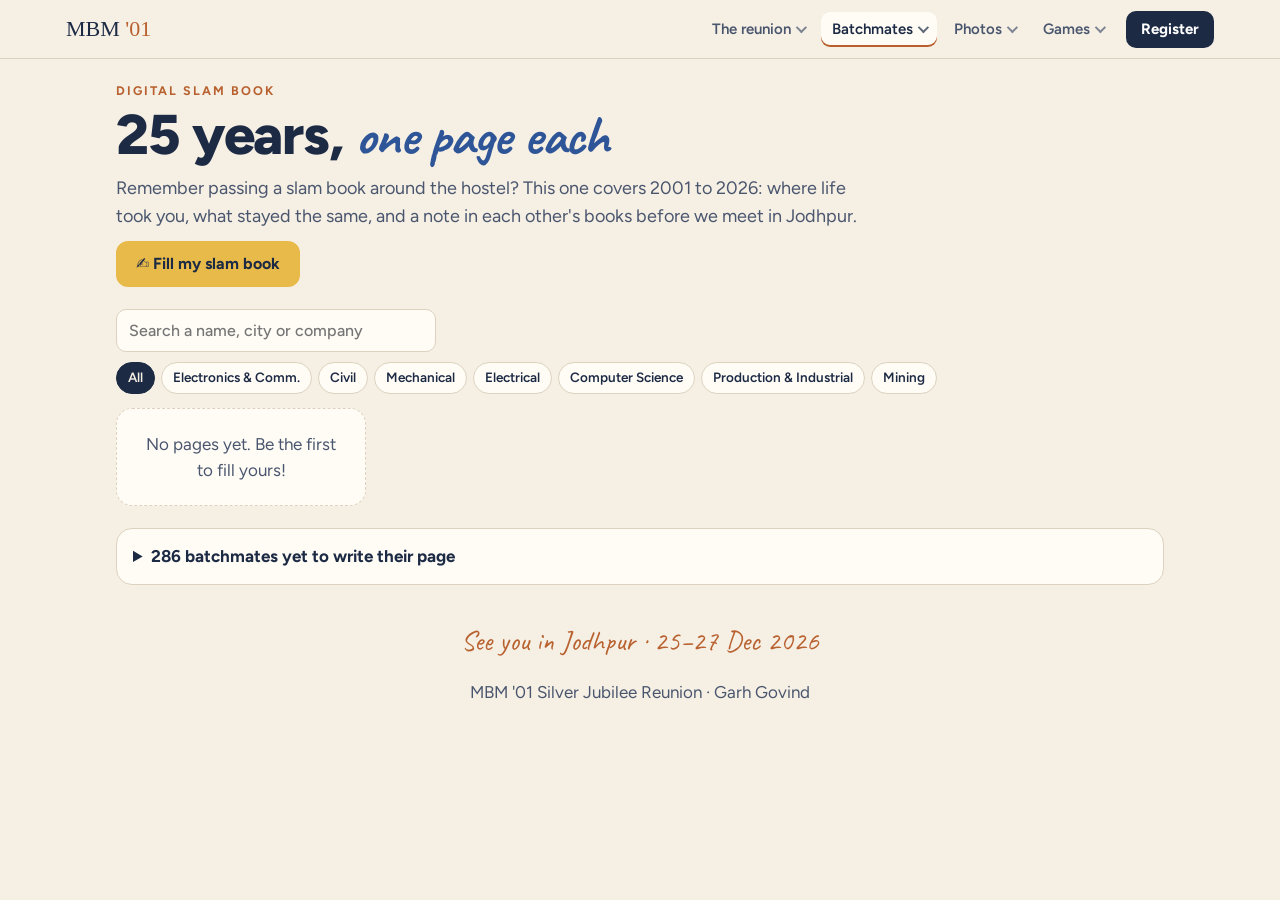
<file: slam.html>
<!doctype html><html lang="en"><head><meta charset="utf-8"><meta name="viewport" content="width=device-width,initial-scale=1,viewport-fit=cover">
<title>Slam Book · MBM '01</title>
<meta property="og:title" content="MBM '01 Slam Book · 25 years, one page each">
<meta property="og:description" content="Where life took the 2001 batch of MBM Engineering College, Jodhpur. Read the pages, write in your friends' books.">
<link rel="preconnect" href="https://fonts.googleapis.com"><link rel="preconnect" href="https://fonts.gstatic.com" crossorigin>
<link rel="stylesheet" href="https://fonts.googleapis.com/css2?family=Caveat:wght@500;700&family=Figtree:wght@400;500;600;700;800&family=Permanent+Marker&display=swap">
<style>
:root{--ground:#F5EFE4;--paper:#FFFCF6;--ink:#1C2A44;--ink-2:#4A566E;--line:#DDD2BF;--sand:#B8612F;--blue:#2E5597;--mustard:#E8BA4A;--ok:#2E7D4F;--err:#B03A2E;--rule:rgba(46,85,151,.12);
--display:"Permanent Marker",cursive;--hand:"Caveat","Segoe Print",cursive;--body:"Figtree",system-ui,-apple-system,"Segoe UI",Roboto,sans-serif}
@media (prefers-color-scheme:dark){:root:not([data-theme="light"]){color-scheme:dark;--ground:#0F1526;--paper:#18203A;--ink:#F1E9DA;--ink-2:#B5BCCB;--line:#2C3656;--sand:#E08E5B;--blue:#86A8E6;--mustard:#E4B862;--ok:#6CC08F;--err:#F08A7E;--rule:rgba(134,168,230,.10)}}
:root[data-theme="dark"]{color-scheme:dark;--ground:#0F1526;--paper:#18203A;--ink:#F1E9DA;--ink-2:#B5BCCB;--line:#2C3656;--sand:#E08E5B;--blue:#86A8E6;--mustard:#E4B862;--ok:#6CC08F;--err:#F08A7E;--rule:rgba(134,168,230,.10)}
*{box-sizing:border-box}body{margin:0;background:var(--ground);color:var(--ink);font:17px/1.55 var(--body);-webkit-font-smoothing:antialiased}
a{color:var(--blue)}:focus-visible{outline:3px solid var(--mustard);outline-offset:2px;border-radius:4px}
.wrap{max-width:1080px;margin-inline:auto;padding-inline:16px}
nav{position:sticky;top:0;z-index:5;background:color-mix(in srgb,var(--ground) 90%,transparent);backdrop-filter:blur(10px);-webkit-backdrop-filter:blur(10px);border-bottom:1px solid var(--line)}
nav .wrap{display:flex;align-items:center;gap:14px;height:56px}
.brand{font-family:var(--display);font-size:22px;color:var(--ink);text-decoration:none}.brand b{color:var(--sand);font-weight:400}
nav .links{margin-left:auto;display:flex;gap:4px;flex-wrap:wrap}
nav .links a{padding:6px 10px;border-radius:8px;color:var(--ink-2);text-decoration:none;font-weight:600;font-size:14.5px}
header{padding-block:22px 6px}
.label{font-size:12.5px;font-weight:700;letter-spacing:.16em;text-transform:uppercase;color:var(--sand)}
h1{font-size:clamp(34px,7vw,56px);line-height:1;margin:.12em 0 .2em;font-weight:800;letter-spacing:-.02em}
h1 .hand{font-family:var(--hand);color:var(--blue);font-weight:700}
.lead{color:var(--ink-2);margin:0 0 10px;font-size:clamp(16px,2.2vw,18px);max-width:64ch}
.btn{display:inline-flex;align-items:center;justify-content:center;gap:8px;font:700 16px/1 var(--body);padding:13px 18px;border-radius:12px;border:2px solid var(--ink);background:var(--ink);color:var(--ground);text-decoration:none;cursor:pointer}
.btn.big{background:#E8BA4A;border-color:#E8BA4A;color:#1C2A44}
.btn.ghost{background:transparent;color:var(--ink)}
.btn.wa{background:#1FAF55;border-color:#1FAF55;color:#fff}
.btn.sm{font-size:14px;padding:9px 12px;border-radius:10px}
.btn:disabled{opacity:.55;cursor:default}
.row{display:flex;gap:10px;flex-wrap:wrap;align-items:center}
.tools{display:flex;gap:10px;flex-wrap:wrap;align-items:center;margin:16px 0 8px}
.inp{font:500 16px var(--body);padding:11px 12px;border-radius:10px;border:1.5px solid var(--line);background:var(--paper);color:var(--ink);width:100%}
textarea.inp{resize:vertical;min-height:84px;line-height:1.45}
.tools .inp{max-width:320px}
.chips{display:flex;flex-wrap:wrap;gap:6px}
.chips button{font:600 13.5px/1 var(--body);padding:8px 11px;border-radius:999px;border:1.5px solid var(--line);background:var(--paper);color:var(--ink);cursor:pointer}
.chips button[aria-pressed="true"]{background:var(--ink);border-color:var(--ink);color:var(--ground)}
.small{font-size:14px;color:var(--ink-2);margin:0}
.msg{font-weight:600;min-height:1.4em;margin:0}.msg.ok{color:var(--ok)}.msg.err{color:var(--err)}
/* directory */
.grid{display:grid;grid-template-columns:repeat(auto-fill,minmax(230px,1fr));gap:16px;margin:14px 0 8px}
.pcard{background:var(--paper);border:1px solid var(--line);border-radius:16px;padding:14px;display:grid;gap:8px;text-decoration:none;color:var(--ink);box-shadow:0 1px 2px rgba(28,42,68,.06);transition:transform .15s}
.pcard:hover{transform:translateY(-2px)}
.pcard .ph{display:grid;grid-template-columns:1fr 1fr;gap:6px}
.pcard .ph div{aspect-ratio:1;border-radius:10px;background:var(--ground) center/cover no-repeat;display:grid;place-items:center;font:700 22px var(--body);color:var(--ink-2);overflow:hidden}
.pcard .ph img{width:100%;height:100%;object-fit:cover;display:block}
.pcard h3{margin:0;font-size:18px;line-height:1.2}
.pcard .b{font-size:13px;font-weight:700;color:var(--sand);letter-spacing:.04em;text-transform:uppercase}
.pcard .h{font-size:14.5px;color:var(--ink-2);margin:0}
.pcard .nick{font-family:var(--hand);font-size:22px;color:var(--blue);line-height:1}
.pcard .nc{font-size:13px;color:var(--ink-2)}
.empty{background:var(--paper);border:1.5px dashed var(--line);border-radius:16px;padding:22px;text-align:center;color:var(--ink-2)}
details.yet{margin:22px 0 0;background:var(--paper);border:1px solid var(--line);border-radius:16px;padding:14px 16px}
details.yet summary{cursor:pointer;font-weight:700}
.yetl{display:flex;flex-wrap:wrap;gap:6px;margin-top:12px}
.yetl a{font:600 13.5px/1 var(--body);padding:8px 10px;border-radius:999px;border:1.5px solid var(--line);color:var(--ink);text-decoration:none}
/* profile */
.page{background:var(--paper);border:1px solid var(--line);border-radius:22px;margin:16px 0;padding:clamp(18px,4vw,36px);
  background-image:repeating-linear-gradient(180deg,transparent 0 31px,var(--rule) 31px 32px);position:relative}
.page::before{content:"";position:absolute;top:0;bottom:0;left:clamp(10px,3vw,26px);border-left:2px solid rgba(176,58,46,.25)}
.phead{display:grid;grid-template-columns:auto 1fr;gap:clamp(16px,3vw,30px);align-items:center}
@media (max-width:640px){.phead{grid-template-columns:1fr}}
.pol{display:flex;gap:10px}
.pol figure{margin:0;background:#fff;padding:8px 8px 28px;box-shadow:0 6px 18px rgba(0,0,0,.18);width:clamp(118px,18vw,160px);position:relative}
.pol figure:first-child{transform:rotate(-4deg)}.pol figure:last-child{transform:rotate(3deg)}
.pol .im{aspect-ratio:1;background:#e9e2d4;display:grid;place-items:center;font:700 34px var(--body);color:#8a7a60;overflow:hidden}
.pol img{width:100%;height:100%;object-fit:cover;display:block}
.pol figcaption{position:absolute;bottom:4px;left:0;right:0;text-align:center;font:700 20px var(--hand);color:#1C2A44}
.pname{font-size:clamp(30px,5vw,44px);font-weight:800;line-height:1.05;margin:0}
.pnick{font-family:var(--hand);font-size:30px;color:var(--blue);line-height:1;margin:4px 0}
.pmeta{color:var(--ink-2);margin:4px 0 0}
.sec{margin-top:28px}
.sec h2{font-family:var(--hand);font-size:34px;color:var(--sand);margin:0 0 10px;line-height:1;font-weight:700}
.tl{list-style:none;margin:0;padding:0 0 0 18px;border-left:3px solid var(--mustard);display:grid;gap:12px}
.tl li{position:relative}
.tl li::before{content:"";position:absolute;left:-26px;top:7px;width:13px;height:13px;border-radius:50%;background:var(--paper);border:3px solid var(--sand)}
.tl b{display:inline-block;min-width:3.2em;color:var(--sand)}
.qa{display:grid;grid-template-columns:repeat(auto-fill,minmax(250px,1fr));gap:12px}
.qa div{background:color-mix(in srgb,var(--mustard) 14%,var(--paper));border-radius:12px;padding:12px 14px}
.qa dt{font-size:13px;font-weight:800;letter-spacing:.06em;text-transform:uppercase;color:var(--ink-2)}
.qa dd{margin:4px 0 0;font:700 23px/1.2 var(--hand);color:var(--ink)}
.letter{font:700 26px/1.3 var(--hand);color:var(--blue);margin:0;white-space:pre-line}
.notes{display:grid;grid-template-columns:repeat(auto-fill,minmax(230px,1fr));gap:14px}
.note{background:#FFF3B8;color:#1C2A44;padding:14px 14px 12px;border-radius:4px;box-shadow:0 6px 14px rgba(0,0,0,.14);position:relative}
.note:nth-child(3n+2){background:#DDF1FF;transform:rotate(1deg)}.note:nth-child(3n){background:#FFE0EA;transform:rotate(-1deg)}
.note p{margin:0;font:700 22px/1.25 var(--hand)}
.note .by{margin-top:8px;font-size:13px;font-weight:700;color:#4A566E}
.note button{position:absolute;top:4px;right:6px;border:0;background:none;color:#4A566E;font-size:18px;cursor:pointer}
.write{margin-top:14px;display:grid;gap:8px;max-width:560px}
.lnk{display:inline-flex;align-items:center;gap:6px;font-weight:700;font-size:14.5px;color:#0A66C2;text-decoration:none;border:1.5px solid currentColor;border-radius:999px;padding:6px 11px;margin-top:8px}
/* form */
dialog.f{border:0;padding:0;max-height:calc(100dvh - 24px);overflow:auto;border-radius:20px;max-width:680px;width:calc(100% - 24px);background:var(--paper);color:var(--ink);box-shadow:0 20px 60px rgba(0,0,0,.35)}
dialog.f::backdrop{background:rgba(15,21,38,.6)}
dialog.f form{padding:clamp(18px,3vw,26px);display:grid;gap:14px}
dialog.f h2{margin:0;font-size:24px}
.steps{display:flex;gap:6px}.steps span{flex:1;height:6px;border-radius:3px;background:var(--line)}.steps span.on{background:var(--sand)}
.fs{display:none;gap:12px}.fs.on{display:grid}
label.q{display:grid;gap:5px;font-weight:600;font-size:14.5px}
label.q small{font-weight:500;color:var(--ink-2)}
.two{display:grid;grid-template-columns:1fr 1fr;gap:12px}@media (max-width:560px){.two{grid-template-columns:1fr}}
.jr{display:grid;grid-template-columns:88px 1fr auto;gap:8px;align-items:center}
.jr button{border:0;background:none;color:var(--ink-2);font-size:20px;cursor:pointer}
footer{padding-block:34px 44px;text-align:center;color:var(--ink-2)}footer .hand{font-family:var(--hand);font-size:28px;color:var(--sand)}
[hidden]{display:none!important}
@media print{
  nav,footer,header,.tools,#dir,.noprint,.write,.note button{display:none!important}
  body{background:#fff;color:#000;font-size:13px}
  .page{border:0;margin:0;padding:0 10px;background-image:none;box-shadow:none}
  .page::before{display:none}
  .sec{break-inside:avoid-page;margin-top:18px}
  .qa div,.note{break-inside:avoid;box-shadow:none;border:1px solid #ccc}
  .pol figure{box-shadow:none;border:1px solid #ccc}
}
</style>
<link rel="stylesheet" href="theme.css?v=2"><link rel="manifest" href="manifest.webmanifest"><meta name="theme-color" content="#1C2A44"><meta name="apple-mobile-web-app-capable" content="yes"><meta name="mobile-web-app-capable" content="yes"><meta name="apple-mobile-web-app-status-bar-style" content="black-translucent"><meta name="apple-mobile-web-app-title" content="MBM '01"><link rel="apple-touch-icon" href="apple-touch-icon.png"><link rel="icon" type="image/png" sizes="32x32" href="favicon-32.png">
</head><body>
<nav><div class="wrap"><a class="brand" href="index.html">MBM <b>'01</b></a><div class="links"><a href="index.html">Home</a><a href="batchmates.html">Then &amp; Now</a><a href="slam.html">Slam Book</a><a href="index.html#register">Register</a></div></div></nav>
<main class="wrap">
<header>
  <div class="label">Digital slam book</div>
  <h1>25 years, <span class="hand">one page each</span></h1>
  <p class="lead">Remember passing a slam book around the hostel? This one covers 2001 to 2026: where life took you, what stayed the same, and a note in each other's books before we meet in Jodhpur.</p>
  <div class="row"><button class="btn big" id="fill" type="button">✍️ Fill my slam book</button><span class="small" id="count"></span></div>
</header>

<section id="dir">
  <div class="tools">
    <input class="inp" id="q" type="search" placeholder="Search a name, city or company" aria-label="Search">
    <div class="chips" id="br"></div>
  </div>
  <div class="grid" id="grid"></div>
  <details class="yet" id="yet"><summary id="yetS">Yet to write their page</summary><p class="small" style="margin-top:8px">Tap a name to send them a Dare Card.</p><div class="yetl" id="yetL"></div></details>
</section>

<section id="prof" hidden>
  <div class="row noprint" style="margin-top:14px"><a class="btn ghost sm" href="#" id="toDir">← All pages</a><button class="btn wa sm" id="pShare" type="button">Share this page</button><button class="btn ghost sm" id="pPdf" type="button">Save as PDF</button><button class="btn sm" id="pEdit" type="button" hidden>Edit my page</button></div>
  <article class="page" id="page"></article>
</section>
</main>

<dialog class="f" id="dlg" aria-labelledby="fT"><form id="form" novalidate>
  <h2 id="fT">My slam book page</h2>
  <div class="steps" aria-hidden="true"><span></span><span></span><span></span></div>
  <p class="small" id="fStep"></p>

  <div class="fs" data-s="0">
    <div class="two">
      <label class="q">Branch<select class="inp" name="branch"></select></label>
      <label class="q">Nickname in college<input class="inp" name="nick" maxlength="40"></label>
    </div>
    <label class="q">What do you do now?<small>Role and company, or whatever you'd like to say</small><input class="inp" name="headline" maxlength="90" placeholder="e.g. VP Engineering, Coforge"></label>
    <div class="two">
      <label class="q">City<input class="inp" name="city" maxlength="60"></label>
      <label class="q">LinkedIn (optional)<input class="inp" name="linkedin" maxlength="120" placeholder="linkedin.com/in/…" inputmode="url"></label>
    </div>
    <label class="q">Family<small>Optional</small><input class="inp" name="family" maxlength="120" placeholder="e.g. Married, two kids, one very spoilt dog"></label>
    <div class="q" style="display:grid;gap:6px"><b style="font-size:14.5px">Your 25-year journey</b><small class="small">Milestones since 2001: jobs, cities, moves, big life moments.</small><div id="jr" style="display:grid;gap:8px"></div><button class="btn ghost sm" type="button" id="jAdd" style="justify-self:start">+ Add a milestone</button></div>
    <label class="q">Proudest moment of the last 25 years<textarea class="inp" name="proud" maxlength="220"></textarea></label>
  </div>

  <div class="fs" data-s="1">
    <div class="two">
      <label class="q">Hostel &amp; room (or day scholar)<input class="inp" name="hostel" maxlength="50"></label>
      <label class="q">Favourite canteen order<input class="inp" name="canteen" maxlength="60"></label>
      <label class="q">Class you bunked the most<input class="inp" name="bunk" maxlength="60"></label>
      <label class="q">Song of our college days<input class="inp" name="song" maxlength="70"></label>
      <label class="q">Favourite professor<input class="inp" name="prof" maxlength="60"></label>
      <label class="q">What keeps you busy outside work<input class="inp" name="hobby" maxlength="120"></label>
    </div>
    <label class="q">Best MBM memory<textarea class="inp" name="memory" maxlength="260"></textarea></label>
    <label class="q">Craziest thing you did in college (that you can admit)<textarea class="inp" name="crazy" maxlength="220"></textarea></label>
  </div>

  <div class="fs" data-s="2">
    <label class="q">One thing you'd tell your 2001 self<textarea class="inp" name="tell2001" maxlength="220"></textarea></label>
    <label class="q">Biggest lesson from 25 years<textarea class="inp" name="learnt" maxlength="220"></textarea></label>
    <label class="q">Bucket list for the next 25<textarea class="inp" name="bucket" maxlength="220"></textarea></label>
    <label class="q">A message to the batch<textarea class="inp" name="msg" maxlength="320" style="min-height:110px"></textarea></label>
    <p class="small">Everything here is visible to anyone with the site link. Leave out anything you'd rather not share.</p>
  </div>

  <p class="msg" id="fMsg" role="status" aria-live="polite"></p>
  <div class="row"><button class="btn ghost" type="button" id="fBack">Back</button><button class="btn" type="button" id="fNext">Next</button><button class="btn big" type="submit" id="fSave" hidden>Save my page</button><button class="btn ghost" type="button" id="fClose" style="margin-left:auto">Close</button></div>
</form></dialog>

<footer class="wrap"><div class="hand">See you in Jodhpur · 25–27 Dec 2026</div><p>MBM '01 Silver Jubilee Reunion · Garh Govind</p></footer>

<script src="names.js"></script>
<script src="auth.js"></script>
<script>
(function(){
  var API="https://script.google.com/macros/s/AKfycby7EIHjCJ053khkkMHN4-gx1mttPKGnQrIkiNw7YXcTFotYF1it1OUQYgCQzlJSMfd9Ng/exec";
  var SITE="https://mbm01.life/slam.html";
  var $=function(id){return document.getElementById(id);};
  function el(tag,cls,txt){ var e=document.createElement(tag); if(cls) e.className=cls; if(txt!=null) e.textContent=txt; return e; }
  function norm(s){ return String(s||"").toLowerCase().replace(/[^a-z]/g,""); }
  function same(a,b){ a=norm(a); b=norm(b); return !!a&&!!b&&(a===b||(Math.min(a.length,b.length)>=6&&(a.indexOf(b)===0||b.indexOf(a)===0))); }
  function initials(n){ var p=String(n).split(" ").filter(Boolean); return ((p[0]||"?")[0]+(p.length>1?p[p.length-1][0]:"")).toUpperCase(); }
  function img(id,label){ if(!id) return el("span",null,label); var i=new Image(); i.referrerPolicy="no-referrer"; i.alt=""; i.decoding="async"; i.src="https://drive.google.com/thumbnail?id="+encodeURIComponent(id)+"&sz=w600"; return i; }

  var Q=[["nick","Nickname"],["hostel","Hostel & room"],["canteen","Canteen order"],["bunk","Bunked the most"],["song","Song of our college days"],["prof","Favourite professor"],["hobby","Outside work"],["memory","Best MBM memory"],["crazy","Craziest thing in college"]];
  var Q2=[["tell2001","To my 2001 self"],["learnt","Biggest lesson in 25 years"],["bucket","Bucket list for the next 25"],["proud","Proudest moment"]];

  // ---- roster ----
  var ROSTER=[], BR=[];
  Object.keys(window.MBM_ROSTER||{}).forEach(function(b){ if(b!=="Branch not listed") BR.push(b); (window.MBM_ROSTER[b]||[]).forEach(function(n){ var p=n.split("|"); ROSTER.push({n:p[0],b:b,m:p[1]==="memory"}); }); });
  function branchOf(n){ for(var i=0;i<ROSTER.length;i++) if(same(ROSTER[i].n,n)) return ROSTER[i].b; return ""; }

  var DATA={profiles:[],notes:[]}, ENTRIES=[], filter="All";
  function entryOf(n){ for(var i=0;i<ENTRIES.length;i++) if(same(ENTRIES[i].name,n)) return ENTRIES[i]; return null; }
  function profOf(n){ for(var i=0;i<DATA.profiles.length;i++) if(same(DATA.profiles[i].n,n)) return DATA.profiles[i]; return null; }
  function notesFor(n){ return DATA.notes.filter(function(x){ return same(x.to,n); }); }

  // ---- directory ----
  var chips=$("br"); ["All"].concat(BR).forEach(function(b){ var c=el("button",null,b); c.type="button"; c.setAttribute("aria-pressed",b==="All"?"true":"false"); c.onclick=function(){ filter=b; [].forEach.call(chips.children,function(x){ x.setAttribute("aria-pressed",x===c?"true":"false"); }); renderDir(); }; chips.appendChild(c); });
  $("q").addEventListener("input",renderDir);

  function renderDir(){
    var q=norm($("q").value), g=$("grid"); g.textContent="";
    var list=DATA.profiles.slice().sort(function(a,b){ return String(b.ts).localeCompare(String(a.ts)); }).filter(function(p){
      if(filter!=="All" && (p.b||branchOf(p.n))!==filter) return false;
      if(!q) return true; var a=p.a||{}; return norm([p.n,a.city,a.headline,a.nick].join(" ")).indexOf(q)>-1; });
    list.forEach(function(p){ var a=p.a||{}, e=entryOf(p.n);
      var c=el("a","pcard"); c.href="#p="+encodeURIComponent(p.n);
      var ph=el("div","ph"), t=el("div"), n=el("div"); t.appendChild(img(e&&e.then, initials(p.n))); n.appendChild(img(e&&e.now,"2026")); ph.appendChild(t); ph.appendChild(n); c.appendChild(ph);
      c.appendChild(el("div","b",p.b||branchOf(p.n)||"MBM '01")); c.appendChild(el("h3",null,p.n));
      if(a.nick) c.appendChild(el("div","nick","“"+a.nick+"”"));
      var h=[a.headline,a.city].filter(Boolean).join(" · "); if(h) c.appendChild(el("p","h",h));
      var nc=notesFor(p.n).length; c.appendChild(el("div","nc",nc? "📝 "+nc+" note"+(nc>1?"s":"")+" from batchmates":"Be the first to write a note"));
      g.appendChild(c); });
    if(!list.length){ var em=el("div","empty", DATA.profiles.length? "No pages match that search." : "No pages yet. Be the first to fill yours!"); g.appendChild(em); }
    // not yet written
    var yl=$("yetL"); yl.textContent=""; var yet=ROSTER.filter(function(r){ return !r.m && !profOf(r.n) && (filter==="All"||r.b===filter) && (!q||norm(r.n).indexOf(q)>-1); });
    $("yetS").textContent=yet.length+" batchmates yet to write their page";
    yet.forEach(function(r){ var a=el("a",null,r.n); a.href="dare.html?to="+encodeURIComponent(r.n)+"&t=notice"; yl.appendChild(a); });
    $("count").textContent=DATA.profiles.length? DATA.profiles.length+" page"+(DATA.profiles.length>1?"s":"")+" written so far":"";
  }

  // ---- profile ----
  var current=null;
  function renderProfile(name){
    var p=profOf(name), pg=$("page"); pg.textContent=""; current=p? p.n : name;
    var a=(p&&p.a)||{}, e=entryOf(name), b=(p&&p.b)||branchOf(name);
    document.title=current+" · Slam Book · MBM '01";
    var head=el("div","phead"), pol=el("div","pol");
    [["2001",e&&e.then],["2026",e&&e.now]].forEach(function(x,i){ var f=el("figure"), im=el("div","im"); im.appendChild(img(x[1], i? "?" : initials(current))); f.appendChild(im); f.appendChild(el("figcaption",null,x[0])); pol.appendChild(f); });
    head.appendChild(pol);
    var info=el("div"); info.appendChild(el("div","label",b||"MBM '01")); info.appendChild(el("h2","pname",current));
    if(a.nick) info.appendChild(el("p","pnick","a.k.a. “"+a.nick+"”"));
    var hl=a.headline||(e&&e.work); if(hl) info.appendChild(el("p","pmeta",hl));
    var ct=[a.city||(e&&e.city), a.family||(e&&e.family)].filter(Boolean).join(" · "); if(ct) info.appendChild(el("p","pmeta",ct));
    var li=a.linkedin||(e&&e.linkedin); if(li && /^https:\/\/www\.linkedin\.com\/in\//.test(li)){ var l=el("a","lnk","in · LinkedIn"); l.href=li; l.target="_blank"; l.rel="noopener noreferrer"; info.appendChild(l); }
    head.appendChild(info); pg.appendChild(head);

    if(!p){ var s=el("div","sec"); s.appendChild(el("h2",null,"This page is still blank")); s.appendChild(el("p",null,current+" hasn't filled their slam book yet. You can still leave a note below, or nudge them.")); var r=el("div","row noprint"), d=el("a","btn ghost sm","🎯 Send a Dare Card"); d.href="dare.html?to="+encodeURIComponent(current)+"&t=notice"; r.appendChild(d); s.appendChild(r); pg.appendChild(s); }

    if(a.journey && a.journey.length){ var sj=el("div","sec"); sj.appendChild(el("h2",null,"2001 → 2026")); var ul=el("ul","tl");
      a.journey.slice().sort(function(x,y){ return (Number(x.y)||0)-(Number(y.y)||0); }).forEach(function(j){ var li2=el("li"); if(j.y){ li2.appendChild(el("b",null,j.y)); li2.appendChild(document.createTextNode(" ")); } li2.appendChild(document.createTextNode(j.t)); ul.appendChild(li2); });
      sj.appendChild(ul); pg.appendChild(sj); }

    var qa=Q.filter(function(x){ return a[x[0]] && x[0]!=="nick"; }); if(!a.memory && e&&e.memory) { a=Object.assign({},a,{memory:e.memory}); qa=Q.filter(function(x){ return a[x[0]] && x[0]!=="nick"; }); }
    if(qa.length){ var sq=el("div","sec"); sq.appendChild(el("h2",null,"The slam book questions")); var dl=el("dl","qa"); qa.forEach(function(x){ var d=el("div"); d.appendChild(el("dt",null,x[1])); d.appendChild(el("dd",null,a[x[0]])); dl.appendChild(d); }); sq.appendChild(dl); pg.appendChild(sq); }
    var q2=Q2.filter(function(x){ return a[x[0]]; });
    if(q2.length){ var s2=el("div","sec"); s2.appendChild(el("h2",null,"25 years wiser")); var dl2=el("dl","qa"); q2.forEach(function(x){ var d=el("div"); d.appendChild(el("dt",null,x[1])); d.appendChild(el("dd",null,a[x[0]])); dl2.appendChild(d); }); s2.appendChild(dl2); pg.appendChild(s2); }
    if(a.msg){ var sm=el("div","sec"); sm.appendChild(el("h2",null,"Dear batch,")); sm.appendChild(el("p","letter",a.msg)); sm.appendChild(el("p","small","— "+current)); pg.appendChild(sm); }

    // notes
    var sn=el("div","sec"); sn.appendChild(el("h2",null,"Notes from batchmates")); var nl=el("div","notes"), ns=notesFor(current), me=(MBMAuth.get()||{}).name;
    ns.forEach(function(n){ var d=el("div","note"); d.appendChild(el("p",null,n.t)); d.appendChild(el("div","by","— "+n.from));
      if(me && (same(me,n.from)||same(me,n.to))){ var x=el("button",null,"×"); x.type="button"; x.title="Remove note"; x.setAttribute("aria-label","Remove note"); x.onclick=function(){ delNote(n.id); }; d.appendChild(x); }
      nl.appendChild(d); });
    if(!ns.length) nl.appendChild(el("p","small","No notes yet. Write the first one!"));
    sn.appendChild(nl);
    var w=el("div","write"); w.innerHTML='<label class="q" for="nT"></label><textarea class="inp" id="nT" maxlength="280" placeholder="A memory, an inside joke, or just “see you in Jodhpur!”"></textarea><div class="row"><button class="btn" type="button" id="nGo">Post note</button><span class="small" id="nC">0/280</span></div><p class="msg" id="nM" role="status" aria-live="polite"></p>';
    w.querySelector("label").textContent="Write in "+current.split(" ")[0]+"'s slam book"; sn.appendChild(w); pg.appendChild(sn);
    $("nT").addEventListener("input",function(){ $("nC").textContent=this.value.length+"/280"; });
    $("nGo").onclick=addNote;
    $("pEdit").hidden=!(me && same(me,current));
    $("dir").hidden=true; $("prof").hidden=false; document.querySelector("header").hidden=true; window.scrollTo(0,0);
  }
  function showDir(){ document.title="Slam Book · MBM '01"; $("dir").hidden=false; $("prof").hidden=true; document.querySelector("header").hidden=false; renderDir(); }
  function route(){ var h=location.hash; if(/^#p=/.test(h)) renderProfile(decodeURIComponent(h.slice(3))); else showDir(); if(h==="#edit") openForm(); }
  window.addEventListener("hashchange",route);
  $("toDir").onclick=function(e){ e.preventDefault(); history.pushState(null,"",location.pathname); showDir(); };
  $("pPdf").onclick=function(){ window.print(); };
  $("pShare").onclick=function(){ var u=SITE+"#p="+encodeURIComponent(current), t="📖 "+current+"'s page in the MBM '01 slam book. Read it and write a note: "+u;
    if(navigator.share) navigator.share({title:current+" · MBM '01 Slam Book",text:t}).catch(function(){}); else window.open("https://wa.me/?text="+encodeURIComponent(t),"_blank","noopener"); };
  $("pEdit").onclick=function(){ openForm(); };

  // ---- server ----
  function post(body){ return MBMAuth.ensure().then(function(a){ body.code="MBM2001"; body.me=a.me; body.pin=a.pin;
    return fetch(API,{method:"POST",headers:{"Content-Type":"text/plain;charset=utf-8"},body:JSON.stringify(body)}).then(function(r){ return r.json(); })
      .then(function(d){ if(!d.ok && d.error==="auth"){ MBMAuth.clear(); } return d; }); }); }
  function errText(d){ return {auth:"Please confirm it's you again.",locked:"Too many tries. Wait 30 minutes.",limit:"You've already left 5 notes here. Leave some room for others!",self:"You can't write in your own slam book. Edit your page instead.",text:"Write something first."}[d&&d.error]||"Something went wrong. Please try again."; }

  function addNote(){ var t=$("nT").value.trim(), m=$("nM"); if(!t){ m.className="msg err"; m.textContent="Write something first."; return; }
    $("nGo").disabled=true; m.className="msg"; m.textContent="Posting…";
    post({action:"note_add",to:current,text:t}).then(function(d){ $("nGo").disabled=false;
      if(d.ok){ DATA.notes.push(d.note); renderProfile(current); var mm=$("nM"); mm.className="msg ok"; mm.textContent="Posted. Thank you!"; }
      else { m.className="msg err"; m.textContent=errText(d); } }).catch(function(e){ $("nGo").disabled=false; if(e!=="cancel"){ m.className="msg err"; m.textContent="No connection. Try again."; } else m.textContent=""; }); }
  function delNote(id){ if(!confirm("Remove this note?")) return;
    post({action:"note_del",id:id}).then(function(d){ if(d.ok){ DATA.notes=DATA.notes.filter(function(n){ return n.id!==id; }); renderProfile(current); } else alert(errText(d)); }).catch(function(){}); }

  // ---- form ----
  var F=$("form"), dlg=$("dlg"), step=0, TIPS=["Step 1 of 3 · Where life took you","Step 2 of 3 · The classic slam book questions","Step 3 of 3 · 25 years wiser"];
  var bs=F.branch; [""].concat(BR).forEach(function(b){ var o=el("option",null,b||"Choose branch"); o.value=b; bs.appendChild(o); });
  function jRow(y,t){ var r=el("div","jr"); r.innerHTML='<input class="inp" inputmode="numeric" maxlength="4" placeholder="Year" aria-label="Year"><input class="inp" maxlength="100" placeholder="e.g. Joined Infosys, Pune" aria-label="Milestone"><button type="button" aria-label="Remove milestone">×</button>';
    var i=r.querySelectorAll("input"); i[0].value=y||""; i[1].value=t||""; r.querySelector("button").onclick=function(){ r.remove(); }; $("jr").appendChild(r); }
  $("jAdd").onclick=function(){ if($("jr").children.length<10) jRow(); };
  function show(s){ step=s; [].forEach.call(F.querySelectorAll(".fs"),function(x){ x.classList.toggle("on",Number(x.dataset.s)===s); });
    [].forEach.call(F.querySelectorAll(".steps span"),function(x,i){ x.classList.toggle("on",i<=s); });
    $("fStep").textContent=TIPS[s]; $("fBack").hidden=s===0; $("fNext").hidden=s===2; $("fSave").hidden=s!==2; $("fMsg").textContent=""; F.querySelector(".fs.on input,.fs.on textarea").focus(); }
  $("fNext").onclick=function(){ if(step===0 && !F.branch.value){ $("fMsg").className="msg err"; $("fMsg").textContent="Choose your branch."; F.branch.focus(); return; } show(step+1); };
  $("fBack").onclick=function(){ show(step-1); };
  $("fClose").onclick=function(){ dlg.close(); if(location.hash==="#edit") history.replaceState(null,"",location.pathname); };

  function openForm(){ MBMAuth.ensure().then(function(a){
      var p=profOf(a.name), x=(p&&p.a)||{}, e=entryOf(a.name)||{};
      F.reset(); $("jr").textContent="";
      F.branch.value=(p&&p.b)||branchOf(a.name)||(BR.indexOf(e.branch)>-1?e.branch:"");
      var pre={headline:x.headline||e.work,city:x.city||e.city,family:x.family||e.family,memory:x.memory||e.memory,linkedin:x.linkedin||e.linkedin};
      ["nick","headline","city","linkedin","family","proud","hostel","canteen","bunk","song","prof","hobby","memory","crazy","tell2001","learnt","bucket","msg"].forEach(function(k){ if(F[k]) F[k].value=x[k]||pre[k]||""; });
      (x.journey&&x.journey.length? x.journey : [{y:"2001",t:"Graduated from MBM, Jodhpur"},{},{}]).forEach(function(j){ jRow(j.y,j.t); });
      $("fT").textContent=(p?"Edit":"Fill")+" my slam book · "+a.name;
      if(dlg.showModal) dlg.showModal(); else dlg.setAttribute("open",""); show(0);
    }).catch(function(){}); }
  $("fill").onclick=openForm;

  F.onsubmit=function(ev){ ev.preventDefault(); var ans={}, m=$("fMsg");
    ["nick","headline","city","linkedin","family","proud","hostel","canteen","bunk","song","prof","hobby","memory","crazy","tell2001","learnt","bucket","msg"].forEach(function(k){ var v=(F[k].value||"").trim(); if(v) ans[k]=v; });
    if(ans.linkedin && !/linkedin\.com\/in\/[A-Za-z0-9\-_%.]{2,}/i.test(ans.linkedin)){ show(0); m.className="msg err"; m.textContent="LinkedIn should look like linkedin.com/in/your-name"; F.linkedin.focus(); return; }
    ans.journey=[].map.call($("jr").children,function(r){ var i=r.querySelectorAll("input"); return {y:i[0].value.replace(/\D/g,"").slice(0,4),t:i[1].value.trim()}; }).filter(function(j){ return j.t; });
    $("fSave").disabled=true; m.className="msg"; m.textContent="Saving…";
    post({action:"slam_save",branch:F.branch.value,answers:ans}).then(function(d){ $("fSave").disabled=false;
      if(d.ok){ DATA.profiles=DATA.profiles.filter(function(p){ return !same(p.n,d.profile.n); }); DATA.profiles.push(d.profile);
        m.className="msg ok"; m.textContent="Saved! Opening your page…"; setTimeout(function(){ dlg.close(); location.hash="p="+encodeURIComponent(d.profile.n); route(); },800); }
      else { m.className="msg err"; m.textContent=errText(d); } }).catch(function(e){ $("fSave").disabled=false; if(e!=="cancel"){ m.className="msg err"; m.textContent="No connection. Try again."; } else m.textContent=""; }); };

  // ---- load ----
  $("grid").appendChild(el("div","empty","Opening the slam book…"));
  Promise.all([
    fetch(API+"?action=slam").then(function(r){ return r.json(); }).catch(function(){ return {profiles:[],notes:[]}; }),
    fetch(API).then(function(r){ return r.json(); }).catch(function(){ return {entries:[]}; })
  ]).then(function(r){ DATA={profiles:r[0].profiles||[],notes:r[0].notes||[]}; ENTRIES=r[1].entries||[]; route(); });
})();
</script>
<script src="nav.js" defer></script>
<script src="news.js" defer></script>
<script src="app.js" defer></script>
</body></html>
</file>
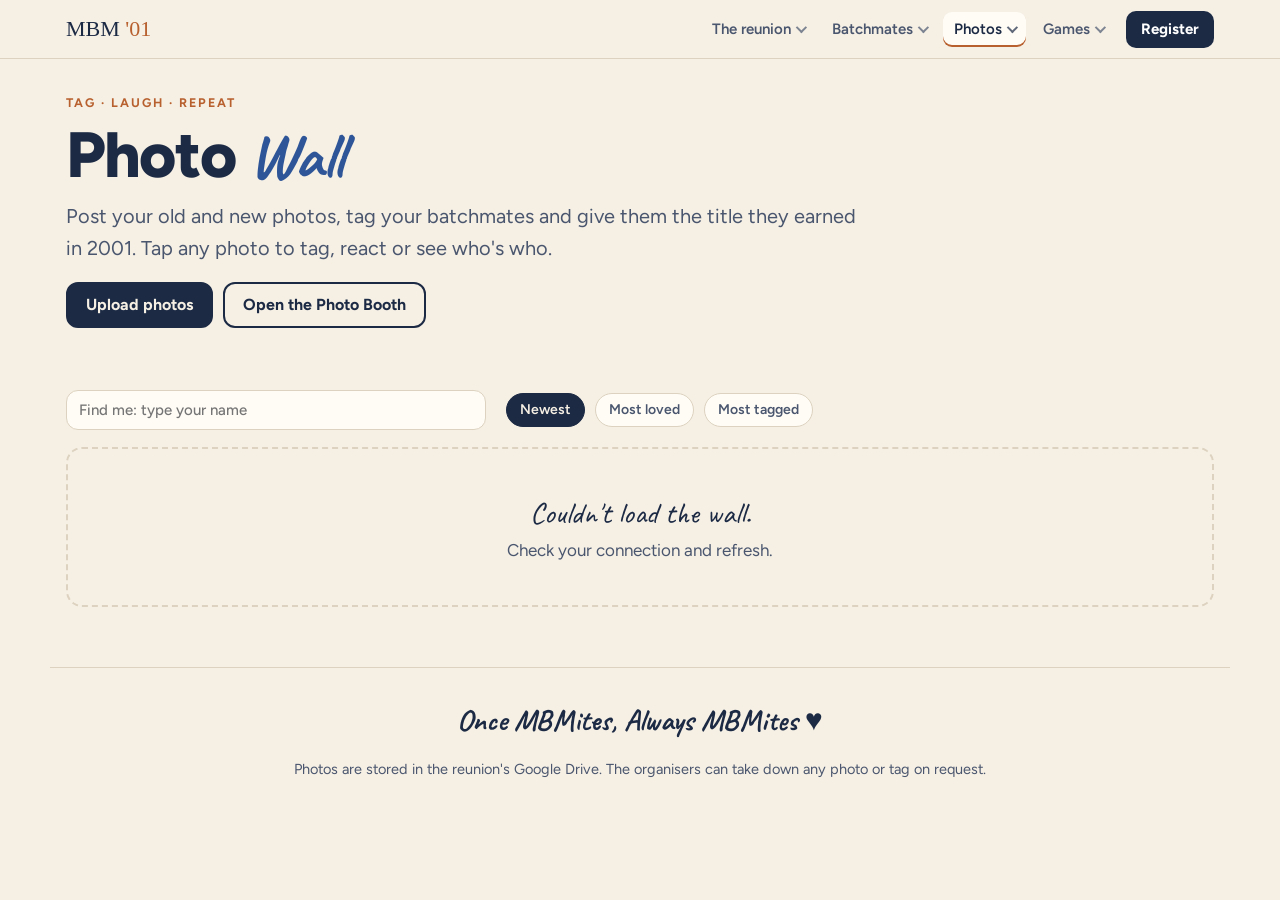
<file: wall.html>
<!doctype html><html lang="en"><head><meta charset="utf-8"><meta name="viewport" content="width=device-width,initial-scale=1,viewport-fit=cover">
<title>Photo Wall · MBM '01</title>
<link rel="preconnect" href="https://fonts.googleapis.com"><link rel="preconnect" href="https://fonts.gstatic.com" crossorigin>
<link rel="stylesheet" href="https://fonts.googleapis.com/css2?family=Caveat:wght@500;700&family=Figtree:wght@400;500;600;700;800&family=Permanent+Marker&display=swap">
<style>
:root{--ground:#F5EFE4;--paper:#FFFCF6;--ink:#1C2A44;--ink-2:#4A566E;--line:#DDD2BF;--sand:#B8612F;--blue:#2E5597;--mustard:#E8BA4A;--ok:#2E7D4F;--err:#B03A2E;
--shadow:0 1px 2px rgba(40,30,15,.08),0 8px 24px rgba(40,30,15,.10);--display:"Permanent Marker",cursive;--hand:"Caveat","Segoe Print",cursive;--body:"Figtree",system-ui,-apple-system,"Segoe UI",Roboto,sans-serif}
@media (prefers-color-scheme:dark){:root:not([data-theme="light"]){color-scheme:dark;--ground:#0F1526;--paper:#18203A;--ink:#F1E9DA;--ink-2:#B5BCCB;--line:#2C3656;--sand:#E08E5B;--blue:#86A8E6;--mustard:#E4B862;--ok:#6CC08F;--err:#F08A7E;--shadow:0 1px 2px rgba(0,0,0,.4),0 10px 30px rgba(0,0,0,.45)}}
:root[data-theme="dark"]{color-scheme:dark;--ground:#0F1526;--paper:#18203A;--ink:#F1E9DA;--ink-2:#B5BCCB;--line:#2C3656;--sand:#E08E5B;--blue:#86A8E6;--mustard:#E4B862;--ok:#6CC08F;--err:#F08A7E}
*{box-sizing:border-box}body{margin:0;background:var(--ground);color:var(--ink);font:17px/1.6 var(--body);-webkit-font-smoothing:antialiased}
a{color:var(--blue)}:focus-visible{outline:3px solid var(--mustard);outline-offset:2px;border-radius:4px}
.wrap{max-width:1180px;margin-inline:auto;padding-inline:16px}
nav{position:sticky;top:env(safe-area-inset-top,0px);z-index:5;background:color-mix(in srgb,var(--ground) 90%,transparent);backdrop-filter:blur(10px);-webkit-backdrop-filter:blur(10px);border-bottom:1px solid var(--line)}
nav .wrap{display:flex;align-items:center;gap:14px;height:56px}
.brand{font-family:var(--display);font-size:22px;color:var(--ink);text-decoration:none}.brand b{color:var(--sand);font-weight:400}
nav .links{margin-left:auto;display:flex;gap:4px}
nav .links a{padding:6px 10px;border-radius:8px;color:var(--ink-2);text-decoration:none;font-weight:600;font-size:14.5px;white-space:nowrap}
nav .links a:hover{background:var(--paper);color:var(--ink)}
header{padding-block:34px 6px}
.label{font-size:12.5px;font-weight:700;letter-spacing:.16em;text-transform:uppercase;color:var(--sand)}
h1{font-size:clamp(38px,7vw,64px);line-height:1;margin:.15em 0 .2em;font-weight:800;letter-spacing:-.02em}
h1 .hand{font-family:var(--hand);color:var(--blue);font-weight:700}
.lead{font-size:clamp(17px,2.2vw,20px);max-width:62ch;color:var(--ink-2);margin:0 0 18px}
.btn{display:inline-flex;align-items:center;justify-content:center;gap:8px;font:700 16px/1 var(--body);padding:13px 18px;border-radius:12px;border:2px solid var(--ink);background:var(--ink);color:var(--ground);text-decoration:none;cursor:pointer}
.btn.ghost{background:transparent;color:var(--ink)}
.btn.sm{font-size:14px;padding:9px 12px;border-radius:10px}
.btn:disabled{opacity:.55;cursor:progress}
.acts{display:flex;flex-wrap:wrap;gap:10px}
/* leaderboard */
.board{display:grid;grid-template-columns:repeat(auto-fit,minmax(230px,1fr));gap:14px;margin:30px 0 8px}
.lb{background:var(--paper);border:1px solid var(--line);border-radius:16px;padding:14px 16px}
.lb h2{margin:0 0 8px;font-size:13px;letter-spacing:.14em;text-transform:uppercase;color:var(--sand)}
.lb ol{margin:0;padding:0;list-style:none;display:grid;gap:4px}
.lb li{display:flex;gap:8px;align-items:baseline;font-size:15px}
.lb li .n{font-weight:800;color:var(--ink-2);width:1.3em}
.lb li .who{flex:1;min-width:0;overflow:hidden;text-overflow:ellipsis;white-space:nowrap}
.lb li button.who{background:none;border:0;padding:0;font:inherit;color:inherit;text-align:left;cursor:pointer;text-decoration:underline dotted;text-underline-offset:3px}
.lb li .c{font-weight:700;font-variant-numeric:tabular-nums}
.lb .empty{font-size:14.5px;color:var(--ink-2);margin:0}
.lb .hero{display:flex;gap:10px;align-items:center;cursor:pointer;background:none;border:0;padding:0;text-align:left;color:inherit;font:inherit;width:100%}
.lb .hero img{width:64px;height:64px;object-fit:cover;border-radius:10px}
/* filter bar */
.tools{display:flex;flex-wrap:wrap;gap:10px;align-items:center;margin:26px 0 16px}
.findme{display:flex;gap:8px;align-items:center;flex:1 1 280px;max-width:420px}
.inp{font:500 15px var(--body);padding:10px 12px;border-radius:12px;border:1.5px solid var(--line);background:var(--paper);color:var(--ink);width:100%}
.tab{font:600 14px/1 var(--body);padding:9px 13px;border-radius:999px;border:1.5px solid var(--line);background:var(--paper);color:var(--ink-2);cursor:pointer}
.tab[aria-pressed="true"]{background:var(--ink);color:var(--ground);border-color:var(--ink)}
.stat{margin-left:auto;font-size:14.5px;color:var(--ink-2)}
.chip{display:inline-flex;gap:6px;align-items:center;font:600 14px/1 var(--body);padding:8px 10px;border-radius:999px;background:var(--mustard);color:#1C2A44}
.chip button{background:none;border:0;font-size:18px;line-height:1;cursor:pointer;color:inherit;padding:0}
/* grid */
.grid{columns:4 250px;column-gap:16px}
.tile{break-inside:avoid;margin:0 0 16px;background:var(--paper);border:1px solid var(--line);border-radius:14px;overflow:hidden;cursor:pointer;display:block;width:100%;padding:0;text-align:left;color:inherit;font:inherit}
.tile img{display:block;width:100%;height:auto;min-height:120px;background:var(--line)}
.tile .cap{padding:9px 12px 11px;display:grid;gap:4px}
.tile .cap p{margin:0;font-size:14.5px;line-height:1.35}
.tile .cap .by{font-size:13px;color:var(--ink-2)}
.tile .cap .row{display:flex;gap:10px;font-size:13.5px;color:var(--ink-2);flex-wrap:wrap}
.tile .booth{position:absolute}
.none{padding:40px 20px;text-align:center;color:var(--ink-2);border:2px dashed var(--line);border-radius:16px}
.none .hand{font-family:var(--hand);font-size:30px;color:var(--ink);display:block}
/* dialogs */
dialog{border:0;padding:0;border-radius:18px;background:var(--paper);color:var(--ink);box-shadow:0 20px 60px rgba(0,0,0,.35);max-width:min(1100px,calc(100% - 16px));width:100%}
dialog::backdrop{background:rgba(10,14,26,.72)}
.dhead{display:flex;align-items:center;gap:10px;padding:12px 14px;border-bottom:1px solid var(--line)}
.dhead h2{margin:0;font-size:18px;flex:1;min-width:0;overflow:hidden;text-overflow:ellipsis;white-space:nowrap}
.x{background:none;border:0;font-size:30px;line-height:1;color:var(--ink-2);cursor:pointer;padding:0 4px}
.lbx{display:grid;grid-template-columns:minmax(0,1fr) 300px}
@media (max-width:820px){.lbx{grid-template-columns:1fr}}
.stage{background:#0b0f1a;display:grid;place-items:center;padding:10px;min-height:240px;position:relative}
.pic{position:relative;display:inline-block;line-height:0;touch-action:manipulation}
.pic img,.pic canvas{display:block;max-width:100%;max-height:72vh;width:auto;height:auto;user-select:none;-webkit-user-select:none}
.tile canvas{display:block;width:100%;height:auto}
.pic.tagging{cursor:crosshair}
.pic.tagging::after{content:"Tap on a face to tag";position:absolute;left:50%;top:10px;transform:translateX(-50%);background:rgba(28,42,68,.9);color:#F5EFE4;font:600 13px/1 var(--body);padding:8px 12px;border-radius:999px;white-space:nowrap}
.pin{position:absolute;transform:translate(-50%,-50%);width:26px;height:26px;border-radius:50%;border:3px solid #fff;background:rgba(232,186,74,.55);box-shadow:0 0 0 2px rgba(0,0,0,.35);cursor:pointer;padding:0}
.pin .lab{position:absolute;left:50%;top:calc(100% + 6px);transform:translateX(-50%);background:#1C2A44;color:#F5EFE4;padding:6px 9px;border-radius:9px;font:600 13px/1.2 var(--body);white-space:nowrap;text-align:center;pointer-events:none;opacity:0;transition:opacity .15s}
.pin .lab i{display:block;font-style:normal;font-family:var(--hand);font-size:17px;color:#E8BA4A;line-height:1}
.pic:hover .pin .lab,.pic.showall .pin .lab,.pin:focus .lab{opacity:1}
.side{padding:14px 16px;display:grid;gap:12px;align-content:start}
.side .cap{margin:0;font-size:16px}
.side .by{margin:0;font-size:13.5px;color:var(--ink-2)}
.reacts{display:flex;gap:8px}
.rx{font:700 15px/1 var(--body);padding:9px 12px;border-radius:999px;border:1.5px solid var(--line);background:var(--ground);color:var(--ink);cursor:pointer}
.rx[aria-pressed="true"]{border-color:var(--sand);background:color-mix(in srgb,var(--mustard) 35%,var(--ground))}
.taglist{margin:0;padding:0;list-style:none;display:grid;gap:6px}
.taglist li{display:flex;gap:8px;align-items:center;font-size:15px;background:var(--ground);border-radius:10px;padding:7px 10px}
.taglist li b{font-weight:700}
.taglist li i{font-family:var(--hand);font-style:normal;font-size:19px;color:var(--sand);line-height:1}
.taglist li button{margin-left:auto;background:none;border:0;color:var(--ink-2);cursor:pointer;font-size:18px}
.small{font-size:13px;color:var(--ink-2);margin:0}
/* tag popover */
.pop{position:absolute;z-index:3;width:min(300px,86vw);background:var(--paper);color:var(--ink);border-radius:14px;box-shadow:0 12px 40px rgba(0,0,0,.45);padding:12px;display:grid;gap:9px;line-height:1.4}
.pop h3{margin:0;font-size:15px}
.badges{display:flex;flex-wrap:wrap;gap:6px}
.bdg{font:600 13px/1 var(--body);padding:7px 9px;border-radius:999px;border:1.5px solid var(--line);background:var(--ground);color:var(--ink);cursor:pointer}
.bdg[aria-pressed="true"]{background:var(--mustard);border-color:var(--mustard);color:#1C2A44}
/* upload */
.upd{padding:18px clamp(14px,4vw,24px) 22px;display:grid;gap:12px;max-width:560px}
.drop{position:relative;border:2px dashed var(--line);border-radius:14px;padding:22px;text-align:center;color:var(--ink-2);background:var(--ground)}
.drop b{display:block;color:var(--ink);font-size:18px}
.drop input{position:absolute;inset:0;opacity:0;cursor:pointer}
.thumbs{display:flex;gap:8px;flex-wrap:wrap}
.thumbs img{width:72px;height:72px;object-fit:cover;border-radius:8px}
label.f{display:grid;gap:5px;font-size:14.5px;font-weight:600}
label.f span{font-weight:500;color:var(--ink-2)}
.consent{display:flex;gap:10px;align-items:flex-start;font-size:14.5px}
.consent input{margin-top:4px;width:18px;height:18px}
.msg{font-size:15px;font-weight:600;min-height:1.4em;margin:0}
.msg.ok{color:var(--ok)}.msg.err{color:var(--err)}
footer{margin-top:60px;border-top:1px solid var(--line);padding-block:28px 40px;text-align:center;color:var(--ink-2);font-size:14.5px}
footer .hand{font-family:var(--hand);font-size:30px;font-weight:700;color:var(--ink)}
</style><link rel="stylesheet" href="theme.css?v=2">
<link rel="manifest" href="manifest.webmanifest"><meta name="theme-color" content="#1C2A44"><meta name="apple-mobile-web-app-capable" content="yes"><meta name="mobile-web-app-capable" content="yes"><meta name="apple-mobile-web-app-status-bar-style" content="black-translucent"><meta name="apple-mobile-web-app-title" content="MBM '01"><link rel="apple-touch-icon" href="apple-touch-icon.png"><link rel="icon" type="image/png" sizes="32x32" href="favicon-32.png">
</head><body>
<nav><div class="wrap"><a class="brand" href="index.html">MBM <b>'01</b></a>
<div class="links"><a href="index.html">Home</a><a href="menu.html">Menu</a><a href="batchmates.html">Then &amp; Now</a><a href="booth.html">Photo Booth</a></div></div></nav>
<main class="wrap">
<header>
  <div class="label">Tag · laugh · repeat</div>
  <h1>Photo <span class="hand">Wall</span></h1>
  <p class="lead">Post your old and new photos, tag your batchmates and give them the title they earned in 2001. Tap any photo to tag, react or see who's who.</p>
  <div class="acts"><button class="btn" id="openUp" type="button">Upload photos</button><a class="btn ghost" href="booth.html">Open the Photo Booth</a></div>
</header>

<section class="board" id="board" aria-label="Leaderboard"></section>

<div class="tools">
  <div class="findme"><input class="inp" id="findme" list="names" placeholder="Find me: type your name" aria-label="Find photos a batchmate is tagged in"></div>
  <span id="filterChip"></span>
  <button class="tab" type="button" data-sort="new" aria-pressed="true">Newest</button>
  <button class="tab" type="button" data-sort="love" aria-pressed="false">Most loved</button>
  <button class="tab" type="button" data-sort="tags" aria-pressed="false">Most tagged</button>
  <span class="stat" id="stat"></span>
</div>
<div id="out"><p class="none"><span class="hand">Loading the wall…</span></p></div>
</main>
<datalist id="names"></datalist>

<!-- photo lightbox -->
<dialog id="view" aria-labelledby="vTitle">
  <div class="dhead"><h2 id="vTitle">Photo</h2>
    <button class="btn sm ghost" id="rotBtn" type="button" title="Rotate photo">↻ Rotate</button>
    <button class="btn sm" id="tagBtn" type="button">Tag someone</button>
    <button class="x" type="button" data-close aria-label="Close">×</button></div>
  <div class="lbx">
    <div class="stage" id="stage"><div class="pic" id="pic"><canvas id="vImg" role="img" aria-label="Photo"></canvas></div></div>
    <div class="side">
      <p class="cap" id="vCap"></p><p class="by" id="vBy"></p>
      <div class="reacts" id="reacts"></div>
      <div><h3 style="margin:4px 0 6px;font-size:14px;letter-spacing:.12em;text-transform:uppercase;color:var(--sand)">Tagged</h3>
      <ul class="taglist" id="taglist"></ul></div>
      <p class="small">Tags are for fun. Spotted a wrong tag? Remove it with ×.</p>
      <a class="small" id="dl" href="#" target="_blank" rel="noopener">Open full size ↗</a>
    </div>
  </div>
</dialog>

<!-- upload -->
<dialog id="up" aria-labelledby="uTitle" style="max-width:560px">
  <div class="dhead"><h2 id="uTitle">Upload photos</h2><button class="x" type="button" data-close aria-label="Close">×</button></div>
  <form class="upd" id="upForm" novalidate>
    <label class="drop"><input type="file" id="files" accept="image/*" multiple><b>Choose photos</b>Up to 6 at a time. Old college pics, reunion selfies, anything.</label>
    <div class="thumbs" id="thumbs"></div>
    <label class="f">Caption <span>(optional)</span><input class="inp" id="cap" maxlength="120" placeholder="e.g. Final year trip, Mount Abu"></label>
    <label class="f">Your name<input class="inp" id="me" list="names" maxlength="60" placeholder="Type your name"></label>
    <label class="consent"><input type="checkbox" id="ok"> These photos can be shown on this website, and batchmates can tag them.</label>
    <p class="msg" id="uMsg" role="status" aria-live="polite"></p>
    <button class="btn" type="submit" id="uGo">Upload</button>
  </form>
</dialog>

<footer class="wrap"><div class="hand">Once MBMites, Always MBMites ♥</div><p>Photos are stored in the reunion's Google Drive. The organisers can take down any photo or tag on request.</p></footer>

<script src="names.js"></script>
<script src="auth.js"></script>
<script>
(function(){
  var API_URL = "https://script.google.com/macros/s/AKfycby7EIHjCJ053khkkMHN4-gx1mttPKGnQrIkiNw7YXcTFotYF1it1OUQYgCQzlJSMfd9Ng/exec";
  var CODE = "MBM2001";
  var BADGES = ["Backbencher","Canteen King","Proxy Master","Topper (allegedly)","Hostel Legend","Bunk Captain","Chai Sponsor","Exam-night Hero","Still owes me ₹50","Heartthrob of '01","Mess Critic","Always Late","Class Clown","Lab Partner"];
  var EMO = [["laugh","😂"],["heart","❤️"],["fire","🔥"]];

  var $ = function(id){ return document.getElementById(id); };
  function norm(s){ return (s||"").toLowerCase().replace(/[^a-z]/g,""); }
  function el(tag, cls, txt){ var e=document.createElement(tag); if(cls) e.className=cls; if(txt!=null) e.textContent=txt; return e; }
  // photos taken sideways: portrait uploads are turned to landscape unless someone set a rotation
  function rotOf(p, w, h){ return (p && p.rot!=null && !isNaN(p.rot)) ? p.rot : (h > w*1.05 ? 90 : 0); }
  function drawTo(cv, im, d){ var w=im.naturalWidth, h=im.naturalHeight, sw=(d%180)?h:w, sh=(d%180)?w:h; cv.width=sw; cv.height=sh; var g=cv.getContext("2d"); g.save(); g.translate(sw/2,sh/2); g.rotate(d*Math.PI/180); g.drawImage(im,-w/2,-h/2); g.restore(); }
  function img(id, w){ return "https://drive.google.com/thumbnail?id="+encodeURIComponent(id)+"&sz=w"+(w||600); }
  function store(k,v){ try{ if(v===undefined) return localStorage.getItem(k); localStorage.setItem(k,v); }catch(e){ return null; } }
  function post(body){ body.code=CODE; var au=window.MBMAuth&&MBMAuth.get(); if(au){ body.me=au.me; body.pin=au.pin; } return fetch(API_URL,{method:"POST",headers:{"Content-Type":"text/plain;charset=utf-8"},body:JSON.stringify(body)}).then(function(r){return r.json();}); }

  // names list
  var ALL=[], NAMEMAP={};
  Object.keys(window.MBM_ROSTER||{}).forEach(function(b){ (window.MBM_ROSTER[b]).forEach(function(n){ if(n.indexOf("|memory")>-1) return; if(!NAMEMAP[norm(n)]){ NAMEMAP[norm(n)]=n; ALL.push(n);} }); });
  ALL.sort(); var dl=$("names"); ALL.forEach(function(n){ var o=document.createElement("option"); o.value=n; dl.appendChild(o); });
  function canon(n){ return NAMEMAP[norm(n)] || (n||"").trim(); }

  var photos=[], tags=[], sort="new", filter="";
  var mine={}; try{ mine=JSON.parse(store("mbm01reacts")||"{}"); }catch(e){}
  function tagsOf(pid){ return tags.filter(function(t){ return t.photo===pid; }); }
  function love(p){ return p.react.laugh+p.react.heart+p.react.fire; }

  function load(){
    fetch(API_URL+"?action=wall",{cache:"no-store"}).then(function(r){return r.json();}).then(function(d){
      photos=(d.photos||[]); tags=(d.tags||[]); render(); board();
      var h=location.hash.match(/^#p=(\w+)/); if(h) open(h[1]);
    }).catch(function(){ $("out").innerHTML='<p class="none"><span class="hand">Couldn\'t load the wall.</span>Check your connection and refresh.</p>'; });
  }

  function render(){
    var out=$("out"); out.textContent="";
    var list=photos.slice();
    if(filter){ var ids={}; tags.forEach(function(t){ if(norm(t.name)===norm(filter)) ids[t.photo]=1; }); list=list.filter(function(p){ return ids[p.id] || norm(p.uploader)===norm(filter); }); }
    if(sort==="new"){ var pos={}; photos.forEach(function(p,i){ pos[p.id]=i; }); var tm=function(p){ var s=String(p.ts||""), m=s.match(/^(\d{4})-(\d{2})-(\d{2})[ T](\d{2}):(\d{2})/); return m? Date.UTC(+m[1],+m[2]-1,+m[3],+m[4],+m[5])-19800000 : (Date.parse(s)||0); }; list.sort(function(a,b){ return (tm(b)-tm(a)) || (pos[b.id]-pos[a.id]); }); }
    if(sort==="love") list.sort(function(a,b){ return love(b)-love(a); });
    if(sort==="tags") list.sort(function(a,b){ return tagsOf(b.id).length-tagsOf(a.id).length; });
    $("stat").textContent = photos.length+" photos · "+tags.length+" tags";
    var chip=$("filterChip"); chip.textContent="";
    if(filter){ var c=el("span","chip","Showing: "+filter+" ("+list.length+")"); var x=el("button",null,"×"); x.type="button"; x.setAttribute("aria-label","Clear filter"); x.onclick=function(){ filter=""; $("findme").value=""; render(); }; c.appendChild(x); chip.appendChild(c); }
    if(!list.length){ var n=el("div","none"); n.appendChild(el("span","hand", filter? "No photos of "+filter+" yet." : "The wall is empty. Be the first!")); n.appendChild(document.createTextNode(filter? "Upload one and tag them!" : "Upload an old photo and tag your gang.")); out.appendChild(n); return; }
    var g=el("div","grid");
    list.forEach(function(p){
      var t=el("button","tile"); t.type="button"; t.onclick=function(){ open(p.id); };
      var i=document.createElement("img"); i.referrerPolicy="no-referrer"; i.loading="lazy"; i.alt=p.caption||"Photo by "+p.uploader;
      i.onload=function(){ var d=rotOf(p,i.naturalWidth,i.naturalHeight); if(d){ var cv=document.createElement("canvas"); drawTo(cv,i,d); cv.setAttribute("role","img"); cv.setAttribute("aria-label",i.alt); if(i.parentNode) i.replaceWith(cv); } };
      i.src=img(p.photo,600); t.appendChild(i);
      var c=el("div","cap"); if(p.caption) c.appendChild(el("p",null,p.caption));
      c.appendChild(el("p","by",(p.source==="booth"?"📸 Booth · ":"")+"by "+p.uploader));
      var tg=tagsOf(p.id), row=el("div","row");
      row.appendChild(el("span",null,"🏷 "+tg.length));
      EMO.forEach(function(e){ if(p.react[e[0]]) row.appendChild(el("span",null,e[1]+" "+p.react[e[0]])); });
      c.appendChild(row); t.appendChild(c); g.appendChild(t);
    });
    out.appendChild(g);
  }

  function board(){
    var b=$("board"); b.textContent="";
    function box(title){ var d=el("div","lb"); d.appendChild(el("h2",null,title)); b.appendChild(d); return d; }
    function top(map, n){ return Object.keys(map).map(function(k){return [k,map[k]];}).sort(function(a,b){return b[1]-a[1];}).slice(0,n); }
    function list(d, rows, click){
      if(!rows.length){ d.appendChild(el("p","empty","Nothing yet. Start tagging!")); return; }
      var ol=el("ol"); rows.forEach(function(r,i){ var li=el("li"); li.appendChild(el("span","n",(i+1)+".")); var w;
        if(click){ w=el("button","who",r[0]); w.type="button"; w.onclick=function(){ setFilter(r[0]); }; } else w=el("span","who",r[0]);
        li.appendChild(w); li.appendChild(el("span","c",r[1])); ol.appendChild(li); }); d.appendChild(ol);
    }
    var tagged={}, up={}, bd={};
    tags.forEach(function(t){ tagged[t.name]=(tagged[t.name]||0)+1; if(t.badge) bd[t.badge]=(bd[t.badge]||0)+1; });
    photos.forEach(function(p){ up[p.uploader]=(up[p.uploader]||0)+1; });
    list(box("Most tagged"), top(tagged,5), true);
    list(box("Top uploaders"), top(up,5), true);
    var lb=box("Most loved photo"), best=photos.slice().sort(function(a,b){return love(b)-love(a);})[0];
    if(best && love(best)){ var h=el("button","hero"); h.type="button"; h.onclick=function(){ open(best.id); };
      var i=document.createElement("img"); i.referrerPolicy="no-referrer"; i.alt=""; i.src=img(best.photo,200); h.appendChild(i);
      var s=el("span"); s.appendChild(el("b",null,best.caption||"by "+best.uploader)); s.appendChild(document.createElement("br"));
      s.appendChild(document.createTextNode(EMO.map(function(e){return e[1]+" "+best.react[e[0]];}).join("  "))); h.appendChild(s); lb.appendChild(h);
    } else lb.appendChild(el("p","empty","No reactions yet."));
    // title holders: most common badge per person
    var th=box("Batch titles"), per={};
    tags.forEach(function(t){ if(!t.badge) return; per[t.badge]=per[t.badge]||{}; per[t.badge][t.name]=(per[t.badge][t.name]||0)+1; });
    var rows=top(bd,5).map(function(r){ var w=top(per[r[0]],1)[0]; return [r[0]+": "+w[0], ""]; });
    list(th, rows, false);
  }

  function setFilter(n){ filter=canon(n); $("findme").value=filter; store("mbm01me", filter); render(); window.scrollTo({top:$("out").offsetTop-120,behavior:"smooth"}); }
  $("findme").addEventListener("change", function(){ var v=this.value.trim(); if(!v){ filter=""; render(); return; } setFilter(v); });
  document.querySelectorAll("[data-sort]").forEach(function(b){ b.onclick=function(){ sort=b.dataset.sort; document.querySelectorAll("[data-sort]").forEach(function(x){ x.setAttribute("aria-pressed", x===b); }); render(); }; });
  document.querySelectorAll("[data-close]").forEach(function(b){ b.onclick=function(){ b.closest("dialog").close(); }; });

  // ---------- lightbox ----------
  var cur=null, tagging=false, pop=null, view=$("view"), pic=$("pic");
  var curDeg=0;
  function paint(p){ var cv=$("vImg"), im=new Image(); im.referrerPolicy="no-referrer"; im.onload=function(){ if(cur!==p) return; curDeg=rotOf(p,im.naturalWidth,im.naturalHeight); drawTo(cv,im,curDeg); }; im.src=img(p.photo,1600); cv.setAttribute("aria-label",p.caption||"Photo by "+p.uploader); }
  function open(id){
    cur=photos.filter(function(p){return p.id===id;})[0]; if(!cur) return;
    history.replaceState(null,"","#p="+id);
    $("vTitle").textContent = cur.caption || "Photo by "+cur.uploader;
    $("vCap").textContent = cur.caption || ""; $("vBy").textContent = "Posted by "+cur.uploader+(cur.ts?" · "+cur.ts.slice(0,10):"");
    paint(cur);
    $("dl").href="https://drive.google.com/uc?id="+encodeURIComponent(cur.photo);
    setTagging(false); pins(); reacts();
    if(view.showModal && !view.open) view.showModal();
  }
  view.addEventListener("close", function(){ closePop(); history.replaceState(null,"",location.pathname); render(); board(); });
  function pins(){
    pic.querySelectorAll(".pin").forEach(function(p){ p.remove(); });
    var ul=$("taglist"); ul.textContent="";
    var tg=tagsOf(cur.id);
    if(!tg.length) ul.appendChild(el("li",null,"No one tagged yet. Tap “Tag someone”."));
    tg.forEach(function(t){
      var p=el("button","pin"); p.type="button"; p.style.left=(t.x*100)+"%"; p.style.top=(t.y*100)+"%"; p.setAttribute("aria-label",t.name+(t.badge?", "+t.badge:""));
      var lab=el("span","lab",t.name); if(t.badge) lab.appendChild(el("i",null,t.badge)); p.appendChild(lab);
      p.onclick=function(ev){ ev.stopPropagation(); pic.classList.toggle("showall"); };
      pic.appendChild(p);
      var li=el("li"); li.appendChild(el("b",null,t.name)); if(t.badge) li.appendChild(el("i",null,t.badge));
      var x=el("button",null,"×"); x.type="button"; x.title="Remove tag"; x.setAttribute("aria-label","Remove tag "+t.name);
      x.onclick=function(){ x.disabled=true; post({action:"untag",id:t.id}).then(function(){ tags=tags.filter(function(z){return z.id!==t.id;}); pins(); }).catch(function(){ x.disabled=false; }); };
      li.appendChild(x); ul.appendChild(li);
    });
  }
  function reacts(){
    var r=$("reacts"); r.textContent="";
    EMO.forEach(function(e){
      var k=cur.id+":"+e[0], b=el("button","rx",e[1]+" "+cur.react[e[0]]); b.type="button"; b.setAttribute("aria-pressed", !!mine[k]);
      b.onclick=function(){ var undo=!!mine[k]; cur.react[e[0]]+=undo?-1:1; if(undo) delete mine[k]; else mine[k]=1; store("mbm01reacts",JSON.stringify(mine)); reacts();
        post({action:"react",photo:cur.id,emoji:e[0],undo:undo}).then(function(d){ if(d.ok){ cur.react=d.react; reacts(); } }).catch(function(){}); };
      r.appendChild(b);
    });
  }
  function setTagging(on){ tagging=on; pic.classList.toggle("tagging",on); $("tagBtn").textContent= on? "Done tagging" : "Tag someone"; if(!on) closePop(); }
  $("tagBtn").onclick=function(){ setTagging(!tagging); };
  $("rotBtn").onclick=function(){ if(!cur) return; cur.rot=(curDeg+90)%360; paint(cur); post({action:"rotate",photo:cur.id,rot:cur.rot}).catch(function(){}); };
  function closePop(){ if(pop){ pop.remove(); pop=null; } var g=pic.querySelector(".pin.ghost"); if(g) g.remove(); }
  pic.addEventListener("click", function(ev){
    if(!tagging || ev.target.closest(".pop")) return;
    var r=$("vImg").getBoundingClientRect(); var x=(ev.clientX-r.left)/r.width, y=(ev.clientY-r.top)/r.height;
    if(x<0||x>1||y<0||y>1) return;
    closePop();
    var g=el("span","pin ghost"); g.style.left=(x*100)+"%"; g.style.top=(y*100)+"%"; pic.appendChild(g);
    pop=el("div","pop"); pop.addEventListener("click",function(e){ e.stopPropagation(); });
    pop.appendChild(el("h3",null,"Who's this?"));
    var nm=el("input","inp"); nm.setAttribute("list","names"); nm.placeholder="Type a batchmate's name"; nm.maxLength=60; pop.appendChild(nm);
    pop.appendChild(el("h3",null,"Give them a title"));
    var bw=el("div","badges"), chosen="";
    BADGES.forEach(function(b){ var c=el("button","bdg",b); c.type="button"; c.setAttribute("aria-pressed","false");
      c.onclick=function(){ chosen = chosen===b ? "" : b; own.value=""; bw.querySelectorAll(".bdg").forEach(function(z){ z.setAttribute("aria-pressed", z.textContent===chosen); }); }; bw.appendChild(c); });
    pop.appendChild(bw);
    var own=el("input","inp"); own.placeholder="…or write your own title"; own.maxLength=40; own.oninput=function(){ if(own.value){ chosen=""; bw.querySelectorAll(".bdg").forEach(function(z){ z.setAttribute("aria-pressed","false"); }); } }; pop.appendChild(own);
    var by=el("input","inp"); by.setAttribute("list","names"); by.placeholder="Tagged by (your name)"; by.value=store("mbm01me")||""; pop.appendChild(by);
    var m=el("p","msg"); pop.appendChild(m);
    var row=el("div","acts"); var save=el("button","btn sm","Save tag"); save.type="button"; var cancel=el("button","btn sm ghost","Cancel"); cancel.type="button";
    row.appendChild(save); row.appendChild(cancel); pop.appendChild(row);
    cancel.onclick=closePop;
    save.onclick=function(){
      var name=canon(nm.value); if(!name){ m.className="msg err"; m.textContent="Type a name."; nm.focus(); return; }
      if(by.value.trim()) store("mbm01me", canon(by.value));
      save.disabled=true; m.className="msg"; m.textContent="Saving…";
      post({action:"tag",photo:cur.id,x:+x.toFixed(4),y:+y.toFixed(4),name:name,badge:own.value.trim()||chosen,by:canon(by.value)}).then(function(d){
        if(d.ok){ tags.push(d.tag); closePop(); pins(); } else { m.className="msg err"; m.textContent="Couldn't save: "+(d.error||"error"); save.disabled=false; }
      }).catch(function(){ m.className="msg err"; m.textContent="No connection. Try again."; save.disabled=false; });
    };
    pic.appendChild(pop);
    // place popover inside the photo box
    var pw=pop.offsetWidth, ph=pop.offsetHeight, W=pic.offsetWidth, H=pic.offsetHeight;
    var left=Math.min(Math.max(8, x*W-pw/2), Math.max(8, W-pw-8)), top=y*H+22; if(top+ph>H-8) top=Math.max(8, y*H-ph-22);
    pop.style.left=left+"px"; pop.style.top=top+"px";
    setTimeout(function(){ nm.focus(); }, 30);
  });

  // ---------- upload ----------
  var picked=[], up=$("up");
  $("openUp").onclick=function(){ if(!MBMAuth.get()){ MBMAuth.ensure().then(function(){ $("openUp").onclick(); }).catch(function(){}); return; } picked=[]; $("thumbs").textContent=""; $("files").value=""; $("cap").value=""; $("me").value=(MBMAuth.get()||{}).name||store("mbm01me")||""; msg(""); $("uGo").disabled=false; up.showModal(); };
  function msg(t,c){ var m=$("uMsg"); m.textContent=t; m.className="msg"+(c?" "+c:""); }
  function shrink(file, cb){
    var url=URL.createObjectURL(file), im=new Image();
    im.onload=function(){ var s=Math.min(1,1600/Math.max(im.width,im.height)); var c=document.createElement("canvas"); c.width=Math.round(im.width*s); c.height=Math.round(im.height*s);
      c.getContext("2d").drawImage(im,0,0,c.width,c.height); URL.revokeObjectURL(url); cb(c.toDataURL("image/jpeg",0.85)); };
    im.onerror=function(){ URL.revokeObjectURL(url); cb(""); }; im.src=url;
  }
  $("files").onchange=function(){
    var fs=[].slice.call(this.files||[],0,6); picked=[]; $("thumbs").textContent=""; if(!fs.length) return; msg("Preparing photos…");
    var left=fs.length; fs.forEach(function(f,i){ shrink(f,function(d){ if(d){ picked[i]=d; var t=document.createElement("img"); t.src=d; t.alt=""; $("thumbs").appendChild(t);} if(--left===0) msg(picked.filter(Boolean).length+" ready"); }); });
  };
  $("upForm").addEventListener("submit", function(ev){
    ev.preventDefault();
    var list=picked.filter(Boolean), me=canon($("me").value);
    if(!list.length) return msg("Choose at least one photo.","err");
    if(!me) return msg("Type your name.","err");
    if(!$("ok").checked) return msg("Tick the box to allow showing the photos.","err");
    store("mbm01me", me); $("uGo").disabled=true;
    var i=0, added=[];
    (function next(){
      if(i>=list.length){ msg("Done! "+added.length+" photo"+(added.length!==1?"s":"")+" added."+(window.skipped?" "+window.skipped+" already on the wall, skipped.":""),"ok"); window.skipped=0; photos=photos.concat(added); render(); board(); setTimeout(function(){ up.close(); if(added[0]) open(added[0].id); }, 900); return; }
      msg("Uploading "+(i+1)+" of "+list.length+"…");
      post({action:"wall_upload",photo:list[i],caption:$("cap").value,uploader:me,consent:true,source:"upload"}).then(function(d){
        if(d.ok) added.push(d.photo); else if(d.error==="dup"){ window.skipped=(window.skipped||0)+1; } else if(d.error==="auth"||d.error==="locked"){ MBMAuth.clear(); msg("We couldn't confirm your registration. Close and tap Upload photos to verify again.","err"); $("uGo").disabled=false; return; } i++; next();
      }).catch(function(){ msg("Upload stopped (connection). "+added.length+" uploaded.","err"); photos=photos.concat(added); render(); $("uGo").disabled=false; });
    })();
  });

  var me=store("mbm01me"); if(me) $("findme").placeholder="Find me: "+me+" (press Enter)";
  load();
})();
</script>
<script src="nav.js" defer></script>
<script src="news.js" defer></script>
<script src="app.js" defer></script>
</body></html>
</file>
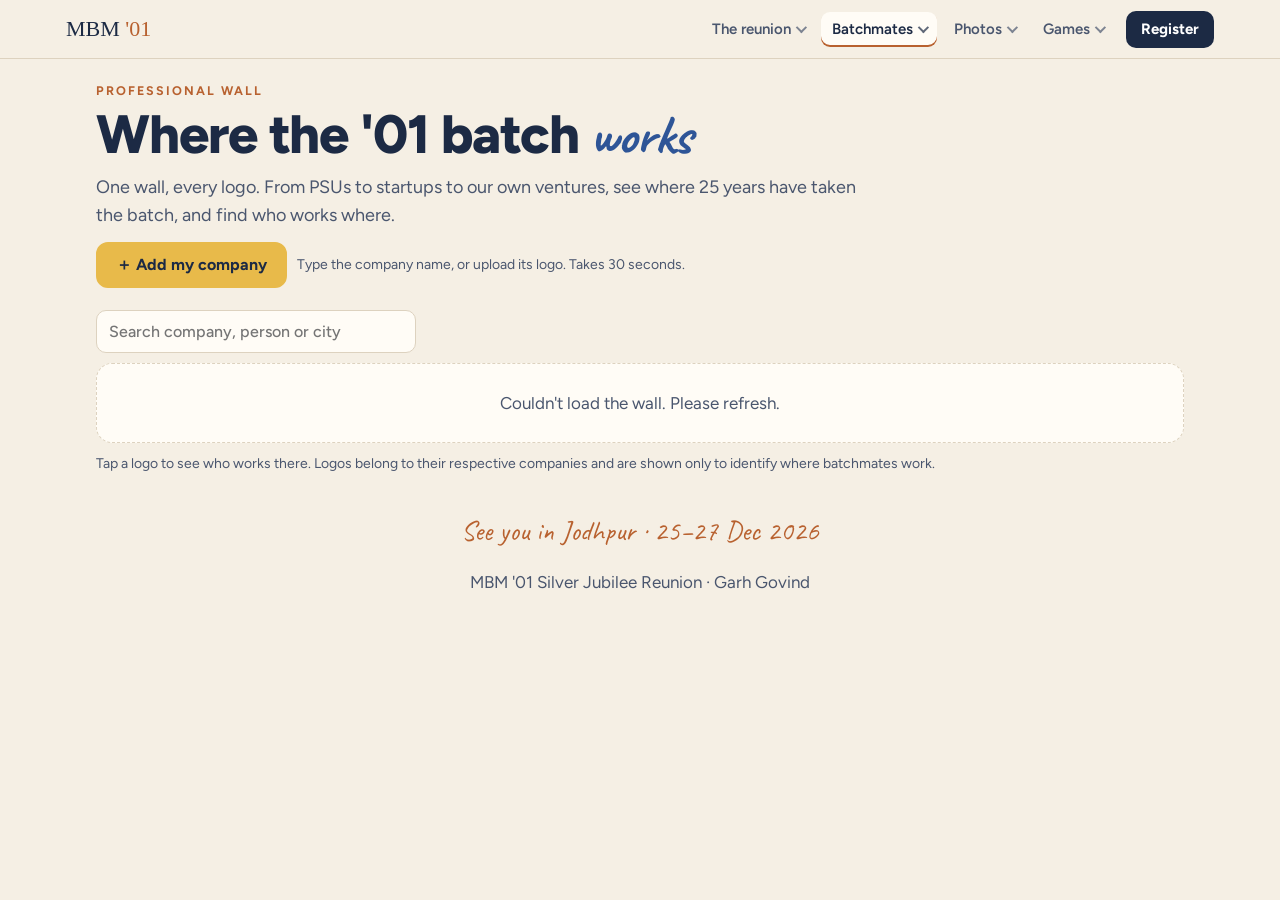
<file: work.html>
<!doctype html><html lang="en"><head><meta charset="utf-8"><meta name="viewport" content="width=device-width,initial-scale=1,viewport-fit=cover">
<title>Professional Wall · MBM '01</title>
<meta property="og:title" content="MBM '01 Professional Wall · where the batch works">
<meta property="og:description" content="25 years after MBM: the companies, roles and cities of the 2001 batch on one wall.">
<link rel="preconnect" href="https://fonts.googleapis.com"><link rel="preconnect" href="https://fonts.gstatic.com" crossorigin>
<link rel="stylesheet" href="https://fonts.googleapis.com/css2?family=Caveat:wght@500;700&family=Figtree:wght@400;500;600;700;800&family=Permanent+Marker&display=swap">
<style>
:root{--ground:#F5EFE4;--paper:#FFFCF6;--ink:#1C2A44;--ink-2:#4A566E;--line:#DDD2BF;--sand:#B8612F;--blue:#2E5597;--mustard:#E8BA4A;--ok:#2E7D4F;--err:#B03A2E;
--display:"Permanent Marker",cursive;--hand:"Caveat","Segoe Print",cursive;--body:"Figtree",system-ui,-apple-system,"Segoe UI",Roboto,sans-serif}
@media (prefers-color-scheme:dark){:root:not([data-theme="light"]){color-scheme:dark;--ground:#0F1526;--paper:#18203A;--ink:#F1E9DA;--ink-2:#B5BCCB;--line:#2C3656;--sand:#E08E5B;--blue:#86A8E6;--mustard:#E4B862;--ok:#6CC08F;--err:#F08A7E}}
:root[data-theme="dark"]{color-scheme:dark;--ground:#0F1526;--paper:#18203A;--ink:#F1E9DA;--ink-2:#B5BCCB;--line:#2C3656;--sand:#E08E5B;--blue:#86A8E6;--mustard:#E4B862;--ok:#6CC08F;--err:#F08A7E}
*{box-sizing:border-box}body{margin:0;background:var(--ground);color:var(--ink);font:17px/1.55 var(--body);-webkit-font-smoothing:antialiased}
a{color:var(--blue)}:focus-visible{outline:3px solid var(--mustard);outline-offset:2px;border-radius:4px}
.wrap{max-width:1120px;margin-inline:auto;padding-inline:16px}
nav{position:sticky;top:0;z-index:5;background:var(--ground);border-bottom:1px solid var(--line)}
nav .wrap{display:flex;align-items:center;gap:14px;height:56px}
.brand{font-family:var(--display);font-size:22px;color:var(--ink);text-decoration:none}.brand b{color:var(--sand);font-weight:400}
nav .links{margin-left:auto;display:flex;gap:4px}nav .links a{padding:6px 10px;border-radius:8px;color:var(--ink-2);text-decoration:none;font-weight:600;font-size:14.5px}
header{padding-block:22px 6px}
.label{font-size:12.5px;font-weight:700;letter-spacing:.16em;text-transform:uppercase;color:var(--sand)}
h1{font-size:clamp(32px,6.5vw,54px);line-height:1.02;margin:.12em 0 .2em;font-weight:800;letter-spacing:-.02em}
h1 .hand{font-family:var(--hand);color:var(--blue);font-weight:700}
.lead{color:var(--ink-2);margin:0 0 12px;font-size:clamp(16px,2.2vw,18px);max-width:64ch}
.btn{display:inline-flex;align-items:center;justify-content:center;gap:8px;font:700 16px/1 var(--body);padding:13px 18px;border-radius:12px;border:2px solid var(--ink);background:var(--ink);color:var(--ground);text-decoration:none;cursor:pointer}
.btn.big{background:#E8BA4A;border-color:#E8BA4A;color:#1C2A44}.btn.ghost{background:transparent;color:var(--ink)}
.btn.sm{font-size:14px;padding:9px 12px;border-radius:10px}.btn:disabled{opacity:.55}
.row{display:flex;gap:10px;flex-wrap:wrap;align-items:center}
.stats{display:flex;gap:10px;flex-wrap:wrap;margin:16px 0 4px}
.stat{background:var(--paper);border:1px solid var(--line);border-radius:14px;padding:10px 16px;min-width:120px}
.stat b{display:block;font-size:28px;line-height:1.1;font-weight:800}
.stat span{font-size:13px;font-weight:700;letter-spacing:.08em;text-transform:uppercase;color:var(--ink-2)}
.tools{display:flex;gap:10px;flex-wrap:wrap;align-items:center;margin:16px 0 10px}
.inp{font:500 16px var(--body);padding:11px 12px;border-radius:10px;border:1.5px solid var(--line);background:var(--paper);color:var(--ink);width:100%}
.tools .inp{max-width:320px}
.small{font-size:14px;color:var(--ink-2);margin:0}
.msg{font-weight:600;min-height:1.4em;margin:0}.msg.ok{color:var(--ok)}.msg.err{color:var(--err)}
/* the wall */
.wall{display:grid;grid-template-columns:repeat(auto-fill,minmax(150px,1fr));grid-auto-flow:dense;gap:12px;margin:6px 0 10px}
@media (max-width:520px){.wall{grid-template-columns:repeat(2,minmax(0,1fr));gap:10px}}
.co{position:relative;display:grid;grid-template-rows:1fr auto;gap:8px;background:#fff;color:#1C2A44;border:1px solid var(--line);border-radius:16px;padding:14px 12px 10px;cursor:pointer;text-align:center;font:inherit;min-height:150px;box-shadow:0 1px 2px rgba(28,42,68,.06);transition:transform .15s,box-shadow .15s}
.co:hover{transform:translateY(-3px);box-shadow:0 10px 24px rgba(28,42,68,.14)}
.co.big{grid-column:span 2;grid-row:span 2;min-height:312px}
@media (max-width:520px){.co.big{grid-row:span 1;min-height:170px}}
.co .lg{display:grid;place-items:center;min-height:0}
.co .lg img{max-width:100%;max-height:84px;object-fit:contain;display:block}
.co.big .lg img{max-height:180px}
.co .lm{width:74px;height:74px;border-radius:18px;display:grid;place-items:center;color:#fff;font:800 28px/1 var(--body);letter-spacing:.02em}
.co.big .lm{width:130px;height:130px;font-size:48px;border-radius:28px}
.co .nm{font-weight:700;font-size:15px;line-height:1.2;overflow:hidden;display:-webkit-box;-webkit-line-clamp:2;-webkit-box-orient:vertical}
.co .ct{position:absolute;top:8px;right:8px;background:#1C2A44;color:#F5EFE4;font:800 12.5px/1 var(--body);padding:5px 8px;border-radius:999px}
.empty{background:var(--paper);border:1.5px dashed var(--line);border-radius:16px;padding:26px;text-align:center;color:var(--ink-2);grid-column:1/-1}
dialog{border:0;padding:0;border-radius:20px;max-width:560px;width:calc(100% - 24px);max-height:calc(100dvh - 24px);overflow:auto;background:var(--paper);color:var(--ink);box-shadow:0 20px 60px rgba(0,0,0,.35)}
dialog::backdrop{background:rgba(15,21,38,.6)}
dialog .in{padding:clamp(18px,3vw,24px);display:grid;gap:12px}
dialog h2{margin:0;font-size:23px;line-height:1.2}
.chead{display:flex;gap:14px;align-items:center}
.chead .lgb{flex:none;width:84px;height:84px;border-radius:16px;background:#fff;border:1px solid var(--line);display:grid;place-items:center;overflow:hidden;padding:8px}
.chead .lgb img{max-width:100%;max-height:100%;object-fit:contain}
.chead .lm{width:100%;height:100%;border-radius:10px;display:grid;place-items:center;color:#fff;font:800 26px/1 var(--body)}
.ppl{list-style:none;margin:0;padding:0;display:grid;gap:8px}
.ppl li{border:1px solid var(--line);border-radius:12px;padding:10px 12px;display:grid;gap:2px}
.ppl b{font-size:16px}.ppl span{font-size:14px;color:var(--ink-2)}
label.q{display:grid;gap:5px;font-weight:600;font-size:14.5px}label.q small{font-weight:500;color:var(--ink-2)}
.two{display:grid;grid-template-columns:1fr 1fr;gap:12px}@media (max-width:520px){.two{grid-template-columns:1fr}}
dialog .inp{background:var(--ground)}
.lprev{display:flex;gap:12px;align-items:center}
.lprev .bx{flex:none;width:86px;height:86px;border-radius:14px;background:#fff;border:1px solid var(--line);display:grid;place-items:center;overflow:hidden;padding:8px}
.lprev img{max-width:100%;max-height:100%;object-fit:contain}
.file{position:relative;overflow:hidden}.file input{position:absolute;inset:0;opacity:0;cursor:pointer}
footer{padding-block:34px 44px;text-align:center;color:var(--ink-2)}footer .hand{font-family:var(--hand);font-size:28px;color:var(--sand)}
[hidden]{display:none!important}
</style>
<link rel="stylesheet" href="theme.css?v=2"><link rel="manifest" href="manifest.webmanifest"><meta name="theme-color" content="#1C2A44"><meta name="apple-mobile-web-app-capable" content="yes"><meta name="mobile-web-app-capable" content="yes"><meta name="apple-mobile-web-app-status-bar-style" content="black-translucent"><meta name="apple-mobile-web-app-title" content="MBM '01"><link rel="apple-touch-icon" href="apple-touch-icon.png"><link rel="icon" type="image/png" sizes="32x32" href="favicon-32.png">
</head><body>
<nav><div class="wrap"><a class="brand" href="index.html">MBM <b>'01</b></a><div class="links"><a href="index.html">Home</a><a href="slam.html">Slam Book</a><a href="index.html#register">Register</a></div></div></nav>
<main class="wrap">
<header>
  <div class="label">Professional wall</div>
  <h1>Where the '01 batch <span class="hand">works</span></h1>
  <p class="lead">One wall, every logo. From PSUs to startups to our own ventures, see where 25 years have taken the batch, and find who works where.</p>
  <div class="row"><button class="btn big" id="add" type="button">＋ Add my company</button><span class="small">Type the company name, or upload its logo. Takes 30 seconds.</span></div>
  <div class="stats" id="stats" hidden>
    <div class="stat"><b id="sP">0</b><span>batchmates</span></div>
    <div class="stat"><b id="sC">0</b><span>companies</span></div>
    <div class="stat"><b id="sY">0</b><span>cities</span></div>
  </div>
</header>

<div class="tools"><input class="inp" id="q" type="search" placeholder="Search company, person or city" aria-label="Search the wall"></div>
<section class="wall" id="wall" aria-label="Company logos"><div class="empty">Loading the wall…</div></section>
<p class="small">Tap a logo to see who works there. Logos belong to their respective companies and are shown only to identify where batchmates work.</p>
</main>

<dialog id="view" aria-labelledby="vT"><div class="in">
  <div class="chead"><div class="lgb" id="vL"></div><div><h2 id="vT"></h2><p class="small" id="vS"></p></div></div>
  <ul class="ppl" id="vP"></ul>
  <div class="row"><a class="btn ghost sm" id="vW" target="_blank" rel="noopener noreferrer" hidden>Company website</a><button class="btn sm" id="vX" type="button" style="margin-left:auto">Close</button></div>
</div></dialog>

<dialog id="dlg" aria-labelledby="fT"><form class="in" id="f" novalidate>
  <h2 id="fT">Add my company</h2>
  <label class="q">Company name<small>Pick from the list if it is already on the wall, so everyone lands on the same tile.</small><input class="inp" name="company" list="cos" maxlength="70" required placeholder="e.g. Coforge, ONGC, Own business"></label>
  <div class="two">
    <label class="q">Your role (optional)<input class="inp" name="role" maxlength="70" placeholder="e.g. General Manager"></label>
    <label class="q">City (optional)<input class="inp" name="city" maxlength="50" placeholder="e.g. Jaipur"></label>
  </div>
  <label class="q">Branch<select class="inp" name="branch"></select></label>
  <div class="q" style="display:grid;gap:6px"><b style="font-size:14.5px">Logo (optional)</b>
    <div class="lprev"><div class="bx" id="pB"></div>
      <div style="display:grid;gap:6px"><label class="btn ghost sm file">Upload logo<input type="file" id="logo" accept="image/*"></label><button class="btn ghost sm" type="button" id="noLogo" hidden>Remove logo</button></div></div>
    <small class="small">No logo handy? Add the company website and we will try to pick up its icon. Otherwise the name shows in a coloured tile.</small></div>
  <label class="q">Company website (optional)<input class="inp" name="site" maxlength="100" inputmode="url" placeholder="e.g. coforge.com"></label>
  <p class="msg" id="fM" role="status" aria-live="polite"></p>
  <div class="row"><button class="btn big" type="submit" id="go">Put it on the wall</button><button class="btn ghost" type="button" id="del" hidden>Remove me</button><button class="btn ghost" type="button" id="fx" style="margin-left:auto">Close</button></div>
  <p class="small">Visible to anyone with the site link. Only registered batchmates can add.</p>
</form></dialog>
<datalist id="cos"></datalist>

<footer class="wrap"><div class="hand">See you in Jodhpur · 25–27 Dec 2026</div><p>MBM '01 Silver Jubilee Reunion · Garh Govind</p></footer>

<script src="names.js"></script>
<script src="auth.js"></script>
<script>
(function(){
  var API="https://script.google.com/macros/s/AKfycby7EIHjCJ053khkkMHN4-gx1mttPKGnQrIkiNw7YXcTFotYF1it1OUQYgCQzlJSMfd9Ng/exec";
  var $=function(id){return document.getElementById(id);}, F=$("f"), dlg=$("dlg"), view=$("view");
  function el(t,c,x){ var e=document.createElement(t); if(c) e.className=c; if(x!=null) e.textContent=x; return e; }
  function norm(s){ return String(s||"").toLowerCase().replace(/[^a-z]/g,""); }
  function same(a,b){ a=norm(a); b=norm(b); return !!a&&!!b&&(a===b||(Math.min(a.length,b.length)>=6&&(a.indexOf(b)===0||b.indexOf(a)===0))); }
  // one tile per company: ignore case, punctuation and legal suffixes
  function ckey(s){ return String(s||"").toLowerCase().replace(/&/g," and ").replace(/[^a-z0-9 ]/g," ").replace(/\b(pvt|private|ltd|limited|llp|inc|incorporated|corp|corporation|co|company|india|plc|gmbh)\b/g," ").replace(/\s+/g,"") || norm(s); }
  function hue(s){ var h=0; for(var i=0;i<s.length;i++) h=(h*31+s.charCodeAt(i))%360; return h; }
  function letters(n){ var p=String(n).replace(/[^A-Za-z0-9 ]/g," ").split(" ").filter(Boolean); return (p.length>1? p[0][0]+p[1][0] : (p[0]||"?").slice(0,2)).toUpperCase(); }
  function mark(name){ var d=el("div","lm",letters(name)); d.style.background="hsl("+hue(ckey(name))+" 55% 38%)"; return d; }
  function logoInto(box, co){ box.textContent="";
    var fallback=function(){ box.textContent=""; box.appendChild(mark(co.name)); };
    if(co.logo){ var im=new Image(); im.referrerPolicy="no-referrer"; im.alt=co.name+" logo"; im.onerror=function(){ co.logo=""; logoInto(box,co); }; im.src="https://drive.google.com/thumbnail?id="+encodeURIComponent(co.logo)+"&sz=w400"; box.appendChild(im); return; }
    if(co.site){ var ic=new Image(); ic.referrerPolicy="no-referrer"; ic.alt=co.name+" logo"; ic.onerror=fallback; ic.onload=function(){ if(ic.naturalWidth<48) fallback(); }; ic.src="https://www.google.com/s2/favicons?sz=128&domain="+encodeURIComponent(co.site); box.appendChild(ic); return; }
    fallback(); }

  var ITEMS=[], COS=[];
  var BR=Object.keys(window.MBM_ROSTER||{}).filter(function(b){ return b!=="Branch not listed"; });
  function branchOf(n){ for(var i=0;i<BR.length;i++){ var l=window.MBM_ROSTER[BR[i]]; for(var j=0;j<l.length;j++) if(same(l[j].split("|")[0],n)) return BR[i]; } return ""; }
  [""].concat(BR).forEach(function(b){ var o=el("option",null,b||"Choose branch"); o.value=b; F.branch.appendChild(o); });

  function build(){ var map={}; COS=[];
    ITEMS.forEach(function(it){ var k=ckey(it.c); if(!map[k]){ map[k]={k:k,name:it.c,logo:"",site:"",people:[]}; COS.push(map[k]); }
      var c=map[k]; c.people.push(it); if(!c.logo&&it.logo) c.logo=it.logo; if(!c.site&&it.site) c.site=it.site; });
    COS.sort(function(a,b){ return (b.people.length-a.people.length) || a.name.localeCompare(b.name); });
    var dl=$("cos"); dl.textContent=""; COS.forEach(function(c){ var o=el("option"); o.value=c.name; dl.appendChild(o); });
    var cities={}; ITEMS.forEach(function(it){ var k=norm(it.city); if(k) cities[k]=1; });
    $("sP").textContent=ITEMS.length; $("sC").textContent=COS.length; $("sY").textContent=Object.keys(cities).length; $("stats").hidden=!ITEMS.length; }
  function render(){ var w=$("wall"), q=norm($("q").value); w.textContent="";
    var list=COS.filter(function(c){ if(!q) return true; return norm(c.name).indexOf(q)>-1 || c.people.some(function(p){ return norm(p.n+" "+p.city+" "+p.r).indexOf(q)>-1; }); });
    if(!list.length){ w.appendChild(el("div","empty", COS.length? "Nothing matches that search." : "The wall is empty. Be the first to put your company up!")); return; }
    var top=list[0].people.length;
    list.forEach(function(c){ var b=el("button","co"+(c.people.length>=3 && c.people.length===top && !q ? " big":"")); b.type="button"; b.setAttribute("aria-label",c.name+", "+c.people.length+" batchmate"+(c.people.length>1?"s":""));
      var lg=el("div","lg"); logoInto(lg,c); b.appendChild(lg); b.appendChild(el("div","nm",c.name)); if(c.people.length>1) b.appendChild(el("span","ct","×"+c.people.length));
      b.onclick=function(){ open(c); }; w.appendChild(b); }); }
  $("q").addEventListener("input",render);

  function open(c){ logoInto($("vL"),c); $("vT").textContent=c.name; $("vS").textContent=c.people.length+" batchmate"+(c.people.length>1?"s":"")+" from MBM '01";
    var ul=$("vP"); ul.textContent=""; c.people.slice().sort(function(a,b){ return a.n.localeCompare(b.n); }).forEach(function(p){ var li=el("li"); li.appendChild(el("b",null,p.n));
      var bits=[p.r,p.city,p.b].filter(Boolean).join(" · "); if(bits) li.appendChild(el("span",null,bits)); ul.appendChild(li); });
    var w=$("vW"); if(c.site){ w.href="https://"+c.site; w.hidden=false; } else w.hidden=true;
    if(view.showModal) view.showModal(); else view.setAttribute("open",""); }
  $("vX").onclick=function(){ view.close(); }; view.addEventListener("click",function(e){ if(e.target===view) view.close(); });

  // ---- form ----
  var logoData="", dropLogo=false, mine=null;
  function msg(t,c){ var m=$("fM"); m.textContent=t||""; m.className="msg "+(c||""); }
  function prev(){ var b=$("pB"); b.textContent=""; var name=F.company.value.trim()||"?";
    if(logoData){ var im=new Image(); im.alt=""; im.src=logoData; b.appendChild(im); $("noLogo").hidden=false; return; }
    var k=ckey(name), ex=null; COS.forEach(function(c){ if(c.k===k) ex=c; });
    var keep = !dropLogo && mine && mine.logo && ckey(mine.c)===k ? mine.logo : "";
    logoInto(b,{name:name,logo:keep||(ex&&ex.logo)||"",site:F.site.value.trim().replace(/^https?:\/\//,"").replace(/^www\./,"").split("/")[0]||(ex&&ex.site)||""});
    $("noLogo").hidden=!keep; }
  F.company.addEventListener("input",prev); F.site.addEventListener("change",prev);
  $("logo").onchange=function(){ var f=this.files&&this.files[0]; this.value=""; if(!f) return; if(!/^image\//.test(f.type)){ msg("That file isn't an image.","err"); return; }
    var u=URL.createObjectURL(f), im=new Image(); im.onload=function(){ var s=Math.min(1,500/Math.max(im.naturalWidth,im.naturalHeight)), c=document.createElement("canvas");
      c.width=Math.max(1,Math.round(im.naturalWidth*s)); c.height=Math.max(1,Math.round(im.naturalHeight*s)); var g=c.getContext("2d"); g.fillStyle="#fff"; g.fillRect(0,0,c.width,c.height); g.drawImage(im,0,0,c.width,c.height);
      logoData=c.toDataURL("image/jpeg",.9); dropLogo=false; URL.revokeObjectURL(u); msg(""); prev(); };
    im.onerror=function(){ msg("Couldn't read that image. Try a PNG or JPG.","err"); }; im.src=u; };
  $("noLogo").onclick=function(){ logoData=""; dropLogo=true; prev(); };
  function post(body){ return MBMAuth.ensure().then(function(a){ body.code="MBM2001"; body.me=a.me; body.pin=a.pin;
    return fetch(API,{method:"POST",headers:{"Content-Type":"text/plain;charset=utf-8"},body:JSON.stringify(body)}).then(function(r){ return r.json(); }).then(function(d){ if(!d.ok&&d.error==="auth") MBMAuth.clear(); return d; }); }); }
  function openForm(){ MBMAuth.ensure().then(function(a){ mine=null; ITEMS.forEach(function(it){ if(same(it.n,a.name)) mine=it; });
      F.reset(); logoData=""; dropLogo=false; msg("");
      F.branch.value=(mine&&mine.b)||branchOf(a.name)||"";
      if(mine){ F.company.value=mine.c; F.role.value=mine.r; F.city.value=mine.city; F.site.value=mine.site; }
      $("fT").textContent=(mine?"Update":"Add")+" my company · "+a.name; $("del").hidden=!mine; prev();
      if(dlg.showModal) dlg.showModal(); else dlg.setAttribute("open",""); F.company.focus(); }).catch(function(){}); }
  $("add").onclick=openForm; $("fx").onclick=function(){ dlg.close(); };
  F.onsubmit=function(e){ e.preventDefault(); var co=F.company.value.trim(); if(!co){ msg("Type your company name.","err"); F.company.focus(); return; }
    $("go").disabled=true; msg("Saving…");
    post({action:"work_save",company:co,role:F.role.value,city:F.city.value,branch:F.branch.value,site:F.site.value,logo:logoData,dropLogo:dropLogo}).then(function(d){ $("go").disabled=false;
      if(d.ok){ ITEMS=ITEMS.filter(function(it){ return !same(it.n,d.item.n); }); ITEMS.push(d.item); build(); render(); msg("You're on the wall!","ok"); setTimeout(function(){ dlg.close(); },900); }
      else msg(d.error==="auth"?"Please confirm it's you again.":d.error==="locked"?"Too many tries. Wait 30 minutes.":"Couldn't save. Please try again.","err"); })
      .catch(function(x){ $("go").disabled=false; msg(x==="cancel"?"":"No connection. Try again.","err"); }); };
  $("del").onclick=function(){ if(!confirm("Remove yourself from the Professional Wall?")) return;
    post({action:"work_del"}).then(function(d){ if(d.ok){ var a=MBMAuth.get(); ITEMS=ITEMS.filter(function(it){ return !(a&&same(it.n,a.name)); }); build(); render(); dlg.close(); } }).catch(function(){}); };

  fetch(API+"?action=work").then(function(r){ return r.json(); }).then(function(d){ ITEMS=(d&&d.items)||[]; build(); render(); if(location.hash==="#add") openForm(); })
    .catch(function(){ $("wall").textContent=""; $("wall").appendChild(el("div","empty","Couldn't load the wall. Please refresh.")); });
})();
</script>
<script src="nav.js" defer></script>
<script src="news.js" defer></script>
<script src="app.js" defer></script>
</body></html>
</file>
<file: theme.css>
/* MBM '01 theme overrides. Original heritage cream palette is defined in each page; the Blue City theme was removed at the organiser's request. */
.bank{background:var(--band,#1C2A44)}
.pay .warn{border-left-color:var(--sand)}
</file>
